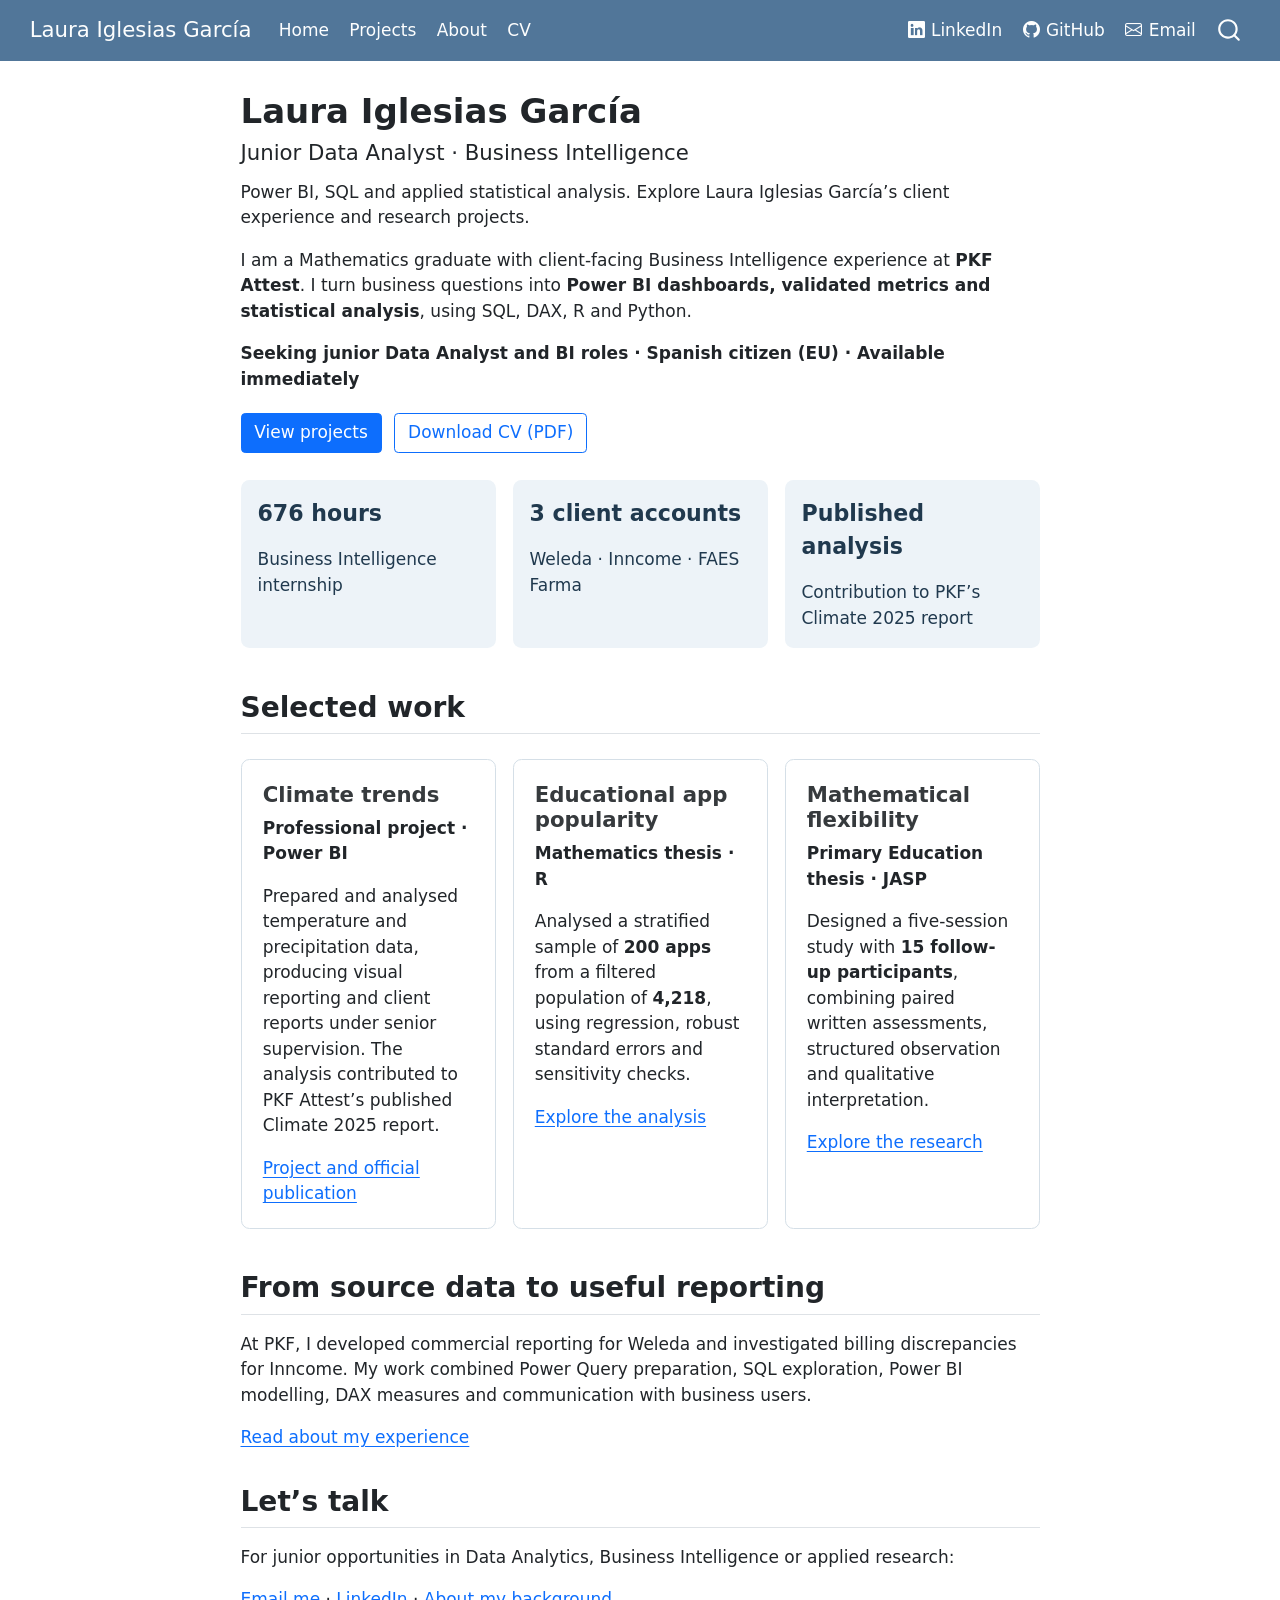
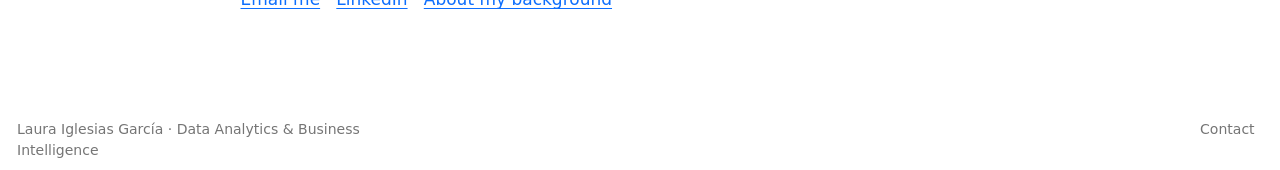
<file: index.html>
<!DOCTYPE html>
<html xmlns="http://www.w3.org/1999/xhtml" lang="en" xml:lang="en"><head>

<meta charset="utf-8">
<meta name="generator" content="quarto-1.11.9">

<meta name="viewport" content="width=device-width, initial-scale=1.0, user-scalable=yes">

<meta name="description" content="Power BI, SQL and applied statistical analysis. Explore Laura Iglesias García’s client experience and research projects.">

<title>Laura Iglesias García</title>
<style>
/* Default styles provided by pandoc.
** See https://pandoc.org/MANUAL.html#variables-for-html for config info.
*/
span.smallcaps{font-variant: small-caps;}
div.columns{display: flex; gap: 1.5em;}
div.column{flex: auto;}
@media screen {
div.columns{gap: min(4vw, 1.5em);}
div.column{overflow-x: auto;}
}
div.hanging-indent{margin-left: 1.5em; text-indent: -1.5em;}
ul.task-list{list-style: none;}
ul.task-list li input[type="checkbox"] {
  width: 0.8em;
  margin: 0 0.8em 0.2em -1em; /* quarto-specific, see https://github.com/quarto-dev/quarto-cli/issues/4556 */ 
  vertical-align: middle;
}
</style>


<script src="site_libs/quarto-nav/quarto-nav.js"></script>
<script src="site_libs/quarto-nav/headroom.min.js"></script>
<script src="site_libs/clipboard/clipboard.min.js"></script>
<script src="site_libs/quarto-search/autocomplete.umd.js"></script>
<script src="site_libs/quarto-search/fuse.min.js"></script>
<script src="site_libs/quarto-search/quarto-search.js"></script>
<meta name="quarto:offset" content="./">
<script src="site_libs/quarto-html/quarto.js" type="module"></script>
<script src="site_libs/quarto-html/tabsets/tabsets.js" type="module"></script>
<script src="site_libs/quarto-html/scrollable-regions/scrollable-regions.js" type="module"></script>
<script src="site_libs/quarto-html/popper.min.js"></script>
<script src="site_libs/quarto-html/tippy.umd.min.js"></script>
<script src="site_libs/quarto-html/anchor.min.js"></script>
<link href="site_libs/quarto-html/tippy.css" rel="stylesheet">
<link href="site_libs/quarto-html/quarto-syntax-highlighting-63b5708e65d6cd79cd7618c58d0c21e7.css" rel="stylesheet" id="quarto-text-highlighting-styles">
<script src="site_libs/bootstrap/bootstrap.min.js"></script>
<link href="site_libs/bootstrap/bootstrap-icons.css" rel="stylesheet">
<link href="site_libs/bootstrap/bootstrap-ded4168630e1422961a6247c4ac5fe91.min.css" rel="stylesheet" append-hash="true" id="quarto-bootstrap" data-mode="light">
<script id="quarto-search-options" type="application/json">{
  "location": "navbar",
  "copy-button": false,
  "collapse-after": 3,
  "panel-placement": "end",
  "type": "overlay",
  "limit": 50,
  "keyboard-shortcut": [
    "f",
    "/",
    "s"
  ],
  "show-item-context": false,
  "language": {
    "search-no-results-text": "No results",
    "search-matching-documents-text": "matching documents",
    "search-copy-link-title": "Copy link to search",
    "search-hide-matches-text": "Hide additional matches",
    "search-more-match-text": "more match in this document",
    "search-more-matches-text": "more matches in this document",
    "search-clear-button-title": "Clear",
    "search-text-placeholder": "",
    "search-detached-cancel-button-title": "Cancel",
    "search-submit-button-title": "Submit",
    "search-label": "Search"
  }
}</script>


<link rel="stylesheet" href="portfolio.css">
<meta property="og:title" content="Laura Iglesias García">
<meta property="og:description" content="Power BI, SQL and applied statistical analysis. Explore Laura Iglesias García’s client experience and research projects.">
<meta property="og:site_name" content="Laura Iglesias García">
<meta name="twitter:title" content="Laura Iglesias García">
<meta name="twitter:description" content="Power BI, SQL and applied statistical analysis. Explore Laura Iglesias García’s client experience and research projects.">
<meta name="twitter:card" content="summary">
</head>

<body class="nav-fixed fullcontent quarto-light"><a id="quarto-skip-link" class="visually-hidden-focusable" href="#quarto-document-content">Skip to main content</a>

<div id="quarto-search-results"></div>
  <header id="quarto-header" class="headroom fixed-top">
    <nav class="navbar navbar-expand-lg " data-bs-theme="dark" aria-label="Site">
      <div class="navbar-container container-fluid">
      <div class="navbar-brand-container mx-auto">
    <a class="navbar-brand" href="./index.html">
    <span class="navbar-title">Laura Iglesias García</span>
    </a>
  </div>
          <button class="navbar-toggler" type="button" data-bs-toggle="collapse" data-bs-target="#navbarCollapse" aria-controls="navbarCollapse" aria-expanded="false" aria-label="Toggle navigation" onclick="if (window.quartoToggleHeadroom) { window.quartoToggleHeadroom(); }">
  <span class="navbar-toggler-icon"></span>
</button>
          <div class="collapse navbar-collapse" id="navbarCollapse">
            <ul class="navbar-nav navbar-nav-scroll me-auto">
  <li class="nav-item">
    <a class="nav-link active" href="./index.html" aria-current="page"> 
<span class="menu-text">Home</span></a>
  </li>  
  <li class="nav-item">
    <a class="nav-link" href="./projects.html"> 
<span class="menu-text">Projects</span></a>
  </li>  
  <li class="nav-item">
    <a class="nav-link" href="./about.html"> 
<span class="menu-text">About</span></a>
  </li>  
  <li class="nav-item">
    <a class="nav-link" href="./Laura_Iglesias_García_CV.pdf"> 
<span class="menu-text">CV</span></a>
  </li>  
</ul>
            <ul class="navbar-nav navbar-nav-scroll ms-auto">
  <li class="nav-item">
    <a class="nav-link" href="https://www.linkedin.com/in/laura-iglesias-g"> <i class="bi bi-linkedin" role="img">
</i> 
<span class="menu-text">LinkedIn</span></a>
  </li>  
  <li class="nav-item">
    <a class="nav-link" href="https://github.com/lauraiglesiasgr"> <i class="bi bi-github" role="img">
</i> 
<span class="menu-text">GitHub</span></a>
  </li>  
  <li class="nav-item">
    <a class="nav-link" href="mailto:lauraiglesiasgarcia23@outlook.es"> <i class="bi bi-envelope" role="img">
</i> 
<span class="menu-text">Email</span></a>
  </li>  
</ul>
          </div> <!-- /navcollapse -->
            <div class="quarto-navbar-tools">
</div>
            <div id="quarto-search" class="" title="Search"></div>
      </div> <!-- /container-fluid -->
    </nav>
</header>
<!-- content -->
<div id="quarto-content" class="quarto-container page-columns page-rows-contents page-layout-article page-navbar">
<!-- sidebar -->
<!-- margin-sidebar -->
    
<!-- main -->
<main class="content" id="quarto-document-content" tabindex="-1">

<header id="title-block-header" class="quarto-title-block default">
<div class="quarto-title">
<h1 class="title">Laura Iglesias García</h1>
<p class="subtitle lead">Junior Data Analyst · Business Intelligence</p>
</div>

<div>
  <div class="description">
    Power BI, SQL and applied statistical analysis. Explore Laura Iglesias García’s client experience and research projects.
  </div>
</div>


<div class="quarto-title-meta">

    
  
    
  </div>
  


</header>


<div class="portfolio-intro">
<p>I am a Mathematics graduate with client-facing Business Intelligence experience at <strong>PKF Attest</strong>. I turn business questions into <strong>Power BI dashboards, validated metrics and statistical analysis</strong>, using SQL, DAX, R and Python.</p>
<p><strong>Seeking junior Data Analyst and BI roles · Spanish citizen (EU) · Available immediately</strong></p>
<div class="portfolio-actions">
<p><a href="./projects.html" class="btn btn-primary">View projects</a> <a href="Laura_Iglesias_García_CV.pdf" class="btn btn-outline-primary">Download CV (PDF)</a></p>
</div>
</div>
<div class="portfolio-proof" aria-label="Experience at a glance">
<div class="proof-item">
<p><strong>676 hours</strong></p>
<p>Business Intelligence internship</p>
</div>
<div class="proof-item">
<p><strong>3 client accounts</strong></p>
<p>Weleda · Inncome · FAES Farma</p>
</div>
<div class="proof-item">
<p><strong>Published analysis</strong></p>
<p>Contribution to PKF’s Climate 2025 report</p>
</div>
</div>
<section id="selected-work" class="level2">
<h2 class="anchored" data-anchor-id="selected-work">Selected work</h2>
<div class="portfolio-grid">
<section id="climate-trends" class="level3 portfolio-card">
<h3 class="anchored" data-anchor-id="climate-trends">Climate trends</h3>
<p><strong>Professional project · Power BI</strong></p>
<p>Prepared and analysed temperature and precipitation data, producing visual reporting and client reports under senior supervision. The analysis contributed to PKF Attest’s published Climate 2025 report.</p>
<p><a href="./projects.html#climate-trends-in-spain-and-europe">Project and official publication</a></p>
</section>
<section id="educational-app-popularity" class="level3 portfolio-card">
<h3 class="anchored" data-anchor-id="educational-app-popularity">Educational app popularity</h3>
<p><strong>Mathematics thesis · R</strong></p>
<p>Analysed a stratified sample of <strong>200 apps</strong> from a filtered population of <strong>4,218</strong>, using regression, robust standard errors and sensitivity checks.</p>
<p><a href="./gamification.html">Explore the analysis</a></p>
</section>
<section id="mathematical-flexibility" class="level3 portfolio-card">
<h3 class="anchored" data-anchor-id="mathematical-flexibility">Mathematical flexibility</h3>
<p><strong>Primary Education thesis · JASP</strong></p>
<p>Designed a five-session study with <strong>15 follow-up participants</strong>, combining paired written assessments, structured observation and qualitative interpretation.</p>
<p><a href="./mathematical-flexibility/index.html">Explore the research</a></p>
</section>
</div>
</section>
<section id="from-source-data-to-useful-reporting" class="level2">
<h2 class="anchored" data-anchor-id="from-source-data-to-useful-reporting">From source data to useful reporting</h2>
<p>At PKF, I developed commercial reporting for Weleda and investigated billing discrepancies for Inncome. My work combined Power Query preparation, SQL exploration, Power BI modelling, DAX measures and communication with business users.</p>
<p><a href="./about.html#business-intelligence-experience">Read about my experience</a></p>
</section>
<section id="lets-talk" class="level2">
<h2 class="anchored" data-anchor-id="lets-talk">Let’s talk</h2>
<p>For junior opportunities in Data Analytics, Business Intelligence or applied research:</p>
<p><a href="mailto:lauraiglesiasgarcia23@outlook.es">Email me</a> · <a href="https://www.linkedin.com/in/laura-iglesias-g">LinkedIn</a> · <a href="./about.html">About my background</a></p>


</section>

</main> <!-- /main -->
<script id="quarto-html-after-body" type="application/javascript">
  window.document.addEventListener("DOMContentLoaded", function (event) {
    const icon = "";
    const anchorJS = new window.AnchorJS();
    anchorJS.options = {
      placement: 'right',
      icon: icon
    };
    anchorJS.add('.anchored');
    const isCodeAnnotation = (el) => {
      for (const clz of el.classList) {
        if (clz.startsWith('code-annotation-')) {                     
          return true;
        }
      }
      return false;
    }
    const onCopySuccess = function(e) {
      // button target
      const button = e.trigger;
      // don't keep focus
      button.blur();
      // flash "checked"
      button.classList.add('code-copy-button-checked');
      var currentTitle = button.getAttribute("title");
      button.setAttribute("title", "Copied!");
      let tooltip;
      if (window.bootstrap) {
        button.setAttribute("data-bs-toggle", "tooltip");
        button.setAttribute("data-bs-placement", "left");
        button.setAttribute("data-bs-title", "Copied!");
        tooltip = new bootstrap.Tooltip(button, 
          { trigger: "manual", 
            customClass: "code-copy-button-tooltip",
            offset: [0, -8]});
        tooltip.show();    
      }
      setTimeout(function() {
        if (tooltip) {
          tooltip.hide();
          button.removeAttribute("data-bs-title");
          button.removeAttribute("data-bs-toggle");
          button.removeAttribute("data-bs-placement");
        }
        button.setAttribute("title", currentTitle);
        button.classList.remove('code-copy-button-checked');
      }, 1000);
      // clear code selection
      e.clearSelection();
    }
    const getTextToCopy = function(trigger) {
      const outerScaffold = trigger.parentElement.cloneNode(true);
      const codeEl = outerScaffold.querySelector('code');
      for (const childEl of codeEl.children) {
        if (isCodeAnnotation(childEl)) {
          childEl.remove();
        }
      }
      return codeEl.innerText;
    }
    const clipboard = new window.ClipboardJS('.code-copy-button:not([data-in-quarto-modal])', {
      text: getTextToCopy
    });
    clipboard.on('success', onCopySuccess);
    if (window.document.getElementById('quarto-embedded-source-code-modal')) {
      const clipboardModal = new window.ClipboardJS('.code-copy-button[data-in-quarto-modal]', {
        text: getTextToCopy,
        container: window.document.getElementById('quarto-embedded-source-code-modal')
      });
      clipboardModal.on('success', onCopySuccess);
    }
      var localhostRegex = new RegExp(/^(?:http|https):\/\/localhost\:?[0-9]*\//);
      var mailtoRegex = new RegExp(/^mailto:/);
        var filterRegex = new RegExp("https:\/\/lauraiglesiasgr\.github\.io\/gamification-math-apps-analysis\/");
      var isInternal = (href) => {
          return filterRegex.test(href) || localhostRegex.test(href) || mailtoRegex.test(href);
      }
      // Inspect non-navigation links and adorn them if external
      window.quartoDecorateExternalLinks = function (root) {
     var links = (root || window.document).querySelectorAll('a[href]:not(.nav-link):not(.navbar-brand):not(.toc-action):not(.sidebar-link):not(.sidebar-item-toggle):not(.pagination-link):not(.no-external):not([aria-hidden]):not(.dropdown-item):not(.quarto-navigation-tool):not(.about-link)');
      for (var i=0; i<links.length; i++) {
        const link = links[i];
        if (!isInternal(link.href)) {
          // undo the damage that might have been done by quarto-nav.js in the case of
          // links that we want to consider external
          if (link.dataset.originalHref !== undefined) {
            link.href = link.dataset.originalHref;
          }
          if (!link.classList.contains('no-external-icon')) {
          }
        }
      }
      };
      window.quartoDecorateExternalLinks(window.document);
    // Esc closes the popup (WCAG 1.4.13) and focus leaving both trigger and
    // popup closes it (WCAG 2.4.11); tippy handles neither for interactive popups.
    const hideOnEscAndFocusOut = {
      name: 'hideOnEscAndFocusOut',
      defaultValue: true,
      fn(instance) {
        const dismiss = () => {
          // A show scheduled by the trigger delay would otherwise reopen it
          instance.clearDelayTimeouts();
          instance.hide();
        };
        const onKeyDown = (event) => {
          if (event.key !== 'Escape') {
            return;
          }
          // Keep Esc from also reaching page handlers (e.g. reveal.js overview),
          // except an open reveal.js slide menu, which Esc should close too.
          // The menu handles keys only when its keyboard option is on.
          const menuHandlesEsc = window.Reveal?.getPlugin?.('menu')?.isOpen() &&
            window.Reveal.getConfig().menu?.keyboard !== false;
          if (!menuHandlesEsc) {
            event.stopPropagation();
          }
          if (instance.popper.contains(window.document.activeElement)) {
            // Disabled while refocusing so the focus trigger does not reopen it
            instance.disable();
            instance.reference.focus();
            instance.enable();
          }
          dismiss();
        };
        const onFocusOut = (event) => {
          const target = event.relatedTarget;
          if (target && !instance.reference.contains(target) &&
              !instance.popper.contains(target)) {
            dismiss();
          }
        };
        // On the trigger too: a click trigger (code-annotations: select) has no
        // blur handling. Attached for the instance's lifetime so leaving the
        // trigger also cancels a show still pending on the trigger delay.
        instance.reference.addEventListener('focusout', onFocusOut);
        return {
          onShow() {
            window.document.addEventListener('keydown', onKeyDown, true);
            instance.popper.addEventListener('focusout', onFocusOut);
          },
          onHide() {
            window.document.removeEventListener('keydown', onKeyDown, true);
            instance.popper.removeEventListener('focusout', onFocusOut);
          },
          onDestroy() {
            instance.reference.removeEventListener('focusout', onFocusOut);
          },
        };
      },
    };
    function tippyHover(el, contentFn, onTriggerFn, onUntriggerFn) {
      const config = {
        allowHTML: true,
        maxWidth: 500,
        delay: 100,
        arrow: false,
        appendTo: function(el) {
            return el.parentElement;
        },
        interactive: true,
        interactiveBorder: 10,
        theme: 'quarto',
        placement: 'bottom-start',
        plugins: [hideOnEscAndFocusOut],
      };
      if (contentFn) {
        config.content = contentFn;
      }
      if (onTriggerFn) {
        config.onTrigger = onTriggerFn;
      }
      if (onUntriggerFn) {
        config.onUntrigger = onUntriggerFn;
      }
      window.tippy(el, config); 
    }
    const noterefs = window.document.querySelectorAll('a[role="doc-noteref"]');
    for (var i=0; i<noterefs.length; i++) {
      const ref = noterefs[i];
      tippyHover(ref, function() {
        // use id or data attribute instead here
        let href = ref.getAttribute('data-footnote-href') || ref.getAttribute('href');
        try { href = new URL(href).hash; } catch {}
        const id = href.replace(/^#\/?/, "");
        const note = window.document.getElementById(id);
        if (note) {
          return note.innerHTML;
        } else {
          return "";
        }
      });
    }
    const xrefs = window.document.querySelectorAll('a.quarto-xref');
    const processXRef = (id, note) => {
      // Strip column container classes
      const stripColumnClz = (el) => {
        el.classList.remove("page-full", "page-columns");
        if (el.children) {
          for (const child of el.children) {
            stripColumnClz(child);
          }
        }
      }
      stripColumnClz(note)
      if (id === null || id.startsWith('sec-')) {
        // Special case sections, only their first couple elements
        const container = document.createElement("div");
        if (note.children && note.children.length > 2) {
          container.appendChild(note.children[0].cloneNode(true));
          for (let i = 1; i < note.children.length; i++) {
            const child = note.children[i];
            if (child.tagName === "P" && child.innerText === "") {
              continue;
            } else {
              container.appendChild(child.cloneNode(true));
              break;
            }
          }
          if (window.Quarto?.typesetMath) {
            window.Quarto.typesetMath(container);
          }
          return container.innerHTML
        } else {
          if (window.Quarto?.typesetMath) {
            window.Quarto.typesetMath(note);
          }
          return note.innerHTML;
        }
      } else {
        // Remove any anchor links if they are present
        const anchorLink = note.querySelector('a.anchorjs-link');
        if (anchorLink) {
          anchorLink.remove();
        }
        if (window.Quarto?.typesetMath) {
          window.Quarto.typesetMath(note);
        }
        if (note.classList.contains("callout")) {
          return note.outerHTML;
        } else {
          return note.innerHTML;
        }
      }
    }
    for (var i=0; i<xrefs.length; i++) {
      const xref = xrefs[i];
      tippyHover(xref, undefined, function(instance) {
        instance.disable();
        let url = xref.getAttribute('href');
        let hash = undefined; 
        if (url.startsWith('#')) {
          hash = url;
        } else {
          try { hash = new URL(url).hash; } catch {}
        }
        if (hash) {
          const id = hash.replace(/^#\/?/, "");
          const note = window.document.getElementById(id);
          if (note !== null) {
            try {
              const html = processXRef(id, note.cloneNode(true));
              instance.setContent(html);
            } finally {
              instance.enable();
              instance.show();
            }
          } else {
            // See if we can fetch this
            fetch(url.split('#')[0])
            .then(res => res.text())
            .then(html => {
              const parser = new DOMParser();
              const htmlDoc = parser.parseFromString(html, "text/html");
              const note = htmlDoc.getElementById(id);
              if (note !== null) {
                const html = processXRef(id, note);
                instance.setContent(html);
              } 
            }).finally(() => {
              instance.enable();
              instance.show();
            });
          }
        } else {
          // See if we can fetch a full url (with no hash to target)
          // This is a special case and we should probably do some content thinning / targeting
          fetch(url)
          .then(res => res.text())
          .then(html => {
            const parser = new DOMParser();
            const htmlDoc = parser.parseFromString(html, "text/html");
            const note = htmlDoc.querySelector('main.content');
            if (note !== null) {
              // This should only happen for chapter cross references
              // (since there is no id in the URL)
              // remove the first header
              if (note.children.length > 0 && note.children[0].tagName === "HEADER") {
                note.children[0].remove();
              }
              const html = processXRef(null, note);
              instance.setContent(html);
            } 
          }).finally(() => {
            instance.enable();
            instance.show();
          });
        }
      }, function(instance) {
      });
    }
        let selectedAnnoteEl;
        const selectorForAnnotation = ( cell, annotation) => {
          let cellAttr = 'data-code-cell="' + cell + '"';
          let lineAttr = 'data-code-annotation="' +  annotation + '"';
          const selector = 'span[' + cellAttr + '][' + lineAttr + ']';
          return selector;
        }
        const selectCodeLines = (annoteEl) => {
          const doc = window.document;
          const targetCell = annoteEl.getAttribute("data-target-cell");
          const targetAnnotation = annoteEl.getAttribute("data-target-annotation");
          const annoteSpan = window.document.querySelector(selectorForAnnotation(targetCell, targetAnnotation));
          const lines = annoteSpan.getAttribute("data-code-lines").split(",");
          const lineIds = lines.map((line) => {
            return targetCell + "-" + line;
          })
          // Each band is positioned against its own containing block, which is
          // not the offsetParent of the lines, so place it from client rects.
          const placeBand = (band, firstEl, lastEl, codeBlock) => {
            const container = band.offsetParent;
            if (container === null) {
              return;
            }
            const containerRect = container.getBoundingClientRect();
            // Reveal.js scales slides with a transform, so convert client
            // pixels back to the CSS pixels of the container.
            const scale = containerRect.height / container.offsetHeight || 1;
            const firstRect = firstEl.getBoundingClientRect();
            const lastRect = lastEl.getBoundingClientRect();
            const top = (firstRect.top - containerRect.top) / scale - container.clientTop + container.scrollTop;
            const height = (lastRect.bottom - firstRect.top) / scale;
            band.style.top = top - 2 + "px";
            band.style.height = height + 4 + "px";
            if (codeBlock) {
              // Without the copy button wrapper, the containing block is wider
              // than the code block, so span the code block explicitly.
              const blockRect = codeBlock.getBoundingClientRect();
              band.style.left = (blockRect.left - containerRect.left) / scale - container.clientLeft + container.scrollLeft + "px";
              band.style.width = blockRect.width / scale + "px";
            }
          };
          if (lineIds.length > 0) {
            const el = window.document.getElementById(lineIds[0]);
            const lastEl = window.document.getElementById(lineIds[lineIds.length - 1]);
            const parent = el.parentElement.parentElement;
            // cook up a div (if necessary) and position it
            let div = window.document.getElementById("code-annotation-line-highlight");
            if (div === null) {
              div = window.document.createElement("div");
              div.setAttribute("id", "code-annotation-line-highlight");
              div.style.position = 'absolute';
              parent.appendChild(div);
            }
            placeBand(div, el, lastEl, parent.closest("div.sourceCode") || parent);
            let gutterDiv = window.document.getElementById("code-annotation-line-highlight-gutter");
            if (gutterDiv === null) {
              gutterDiv = window.document.createElement("div");
              gutterDiv.setAttribute("id", "code-annotation-line-highlight-gutter");
              gutterDiv.style.position = 'absolute';
              const codeCell = window.document.getElementById(targetCell);
              const gutter = codeCell.querySelector('.code-annotation-gutter');
              gutter.appendChild(gutterDiv);
            }
            placeBand(gutterDiv, el, lastEl);
            selectedAnnoteEl = annoteEl;
          }
        };
        const unselectCodeLines = () => {
          const elementsIds = ["code-annotation-line-highlight", "code-annotation-line-highlight-gutter"];
          elementsIds.forEach((elId) => {
            const div = window.document.getElementById(elId);
            if (div) {
              div.remove();
            }
          });
          selectedAnnoteEl = undefined;
        };
          // Handle positioning of the toggle
      window.addEventListener(
        "resize",
        throttle(() => {
          elRect = undefined;
          if (selectedAnnoteEl) {
            selectCodeLines(selectedAnnoteEl);
          }
        }, 10)
      );
      function throttle(fn, ms) {
      let throttle = false;
      let timer;
        return (...args) => {
          if(!throttle) { // first call gets through
              fn.apply(this, args);
              throttle = true;
          } else { // all the others get throttled
              if(timer) clearTimeout(timer); // cancel #2
              timer = setTimeout(() => {
                fn.apply(this, args);
                timer = throttle = false;
              }, ms);
          }
        };
      }
        // Attach click handler to the DT
        const annoteDls = window.document.querySelectorAll('dt[data-target-cell]');
        for (const annoteDlNode of annoteDls) {
          annoteDlNode.addEventListener('click', (event) => {
            const clickedEl = event.target;
            if (clickedEl !== selectedAnnoteEl) {
              unselectCodeLines();
              const activeEl = window.document.querySelector('dt[data-target-cell].code-annotation-active');
              if (activeEl) {
                activeEl.classList.remove('code-annotation-active');
              }
              selectCodeLines(clickedEl);
              clickedEl.classList.add('code-annotation-active');
            } else {
              // Unselect the line
              unselectCodeLines();
              clickedEl.classList.remove('code-annotation-active');
            }
          });
        }
    const findCites = (el) => {
      const parentEl = el.parentElement;
      if (parentEl) {
        const cites = parentEl.dataset.cites;
        if (cites) {
          return {
            el,
            cites: cites.split(' ')
          };
        } else {
          return findCites(el.parentElement)
        }
      } else {
        return undefined;
      }
    };
    var bibliorefs = window.document.querySelectorAll('a[role="doc-biblioref"]');
    for (var i=0; i<bibliorefs.length; i++) {
      const ref = bibliorefs[i];
      const citeInfo = findCites(ref);
      if (citeInfo) {
        tippyHover(citeInfo.el, function() {
          var popup = window.document.createElement('div');
          citeInfo.cites.forEach(function(cite) {
            var citeDiv = window.document.createElement('div');
            citeDiv.classList.add('hanging-indent');
            citeDiv.classList.add('csl-entry');
            var biblioDiv = window.document.getElementById('ref-' + cite);
            if (biblioDiv) {
              citeDiv.innerHTML = biblioDiv.innerHTML;
            }
            popup.appendChild(citeDiv);
          });
          return popup.innerHTML;
        });
      }
    }
  });
  </script>
  <script type="application/javascript">
  window.quartoScrollableRegionsLabels = {"code":"Scrollable code","output":"Scrollable output"};
  </script>
</div> <!-- /content -->
<footer class="footer">
  <div class="nav-footer">
    <div class="nav-footer-left">
<p>Laura Iglesias García · Data Analytics &amp; Business Intelligence</p>
</div>   
    <div class="nav-footer-center">
      &nbsp;
    </div>
    <div class="nav-footer-right">
      <ul class="footer-items list-unstyled">
    <li class="nav-item">
    <a class="nav-link" href="mailto:lauraiglesiasgarcia23@outlook.es">
<p>Contact</p>
</a>
  </li>  
</ul>
    </div>
  </div>
</footer>




</body></html>
</file>
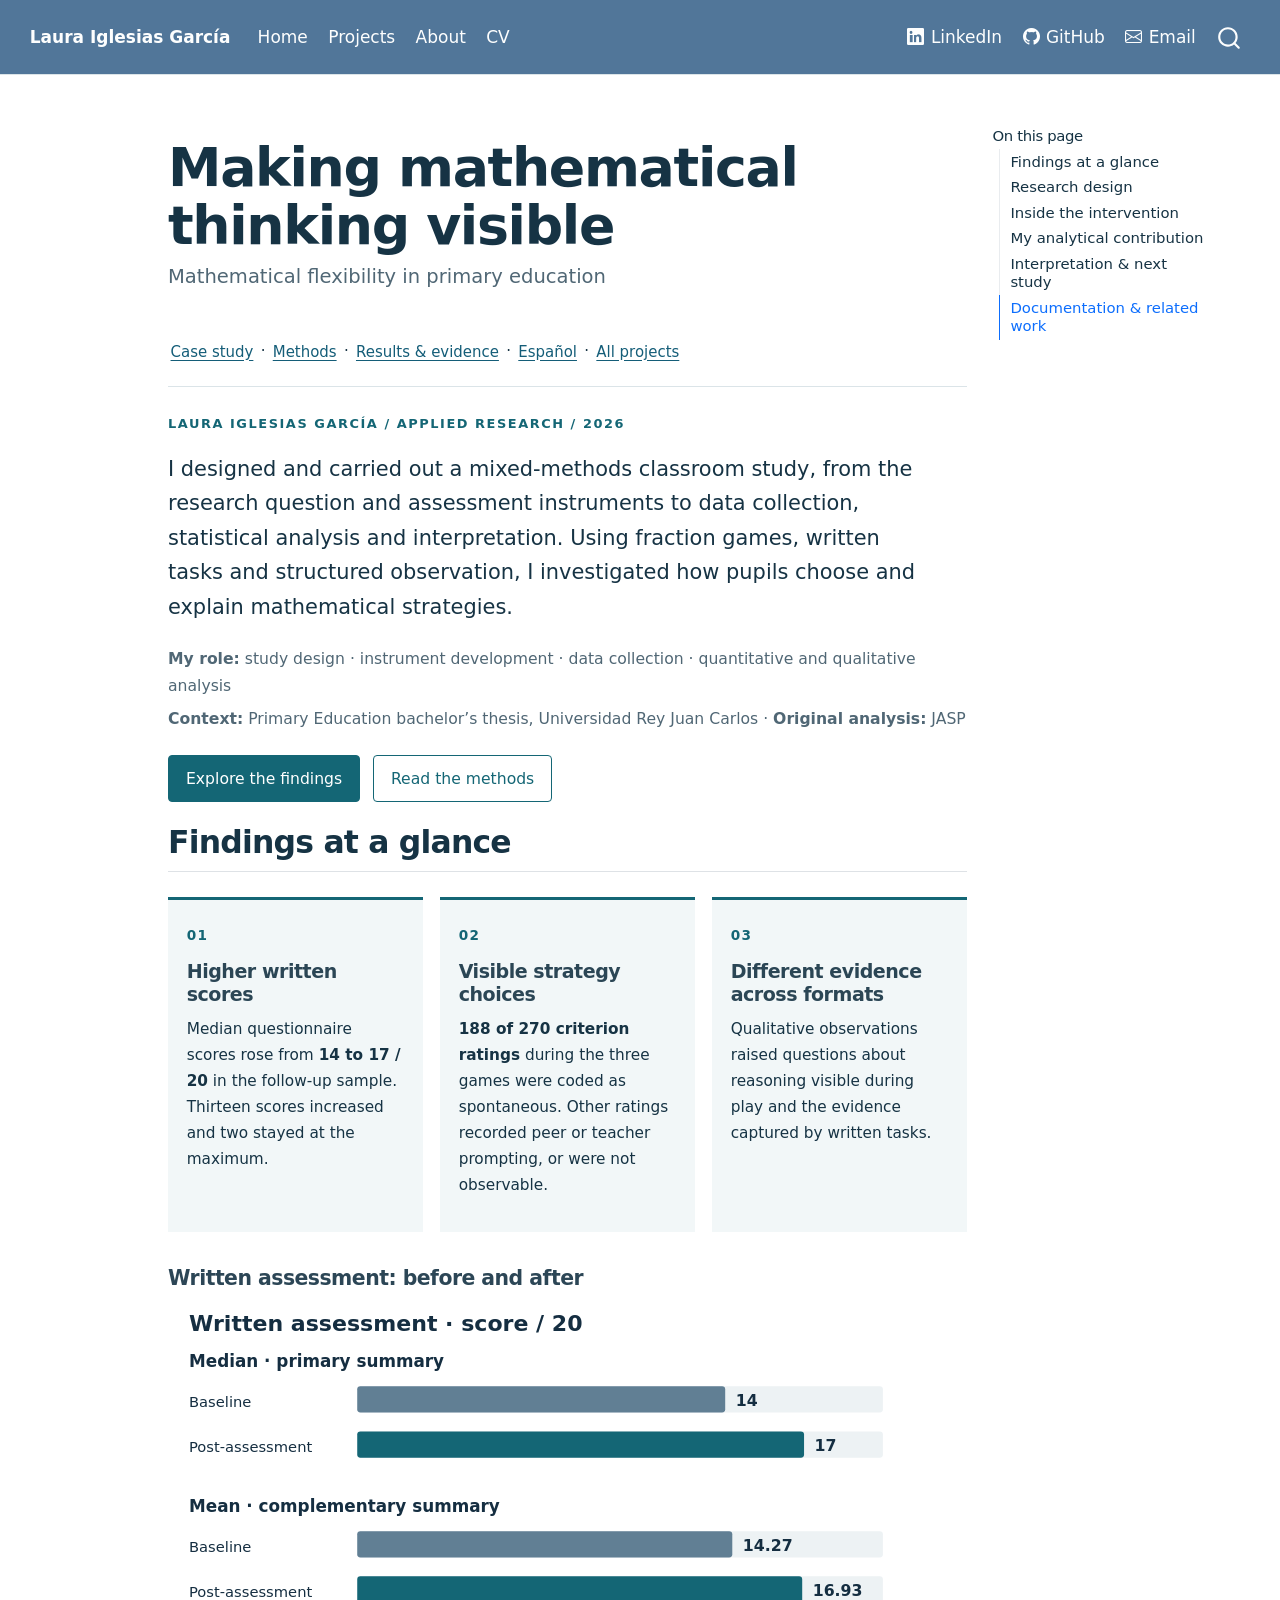
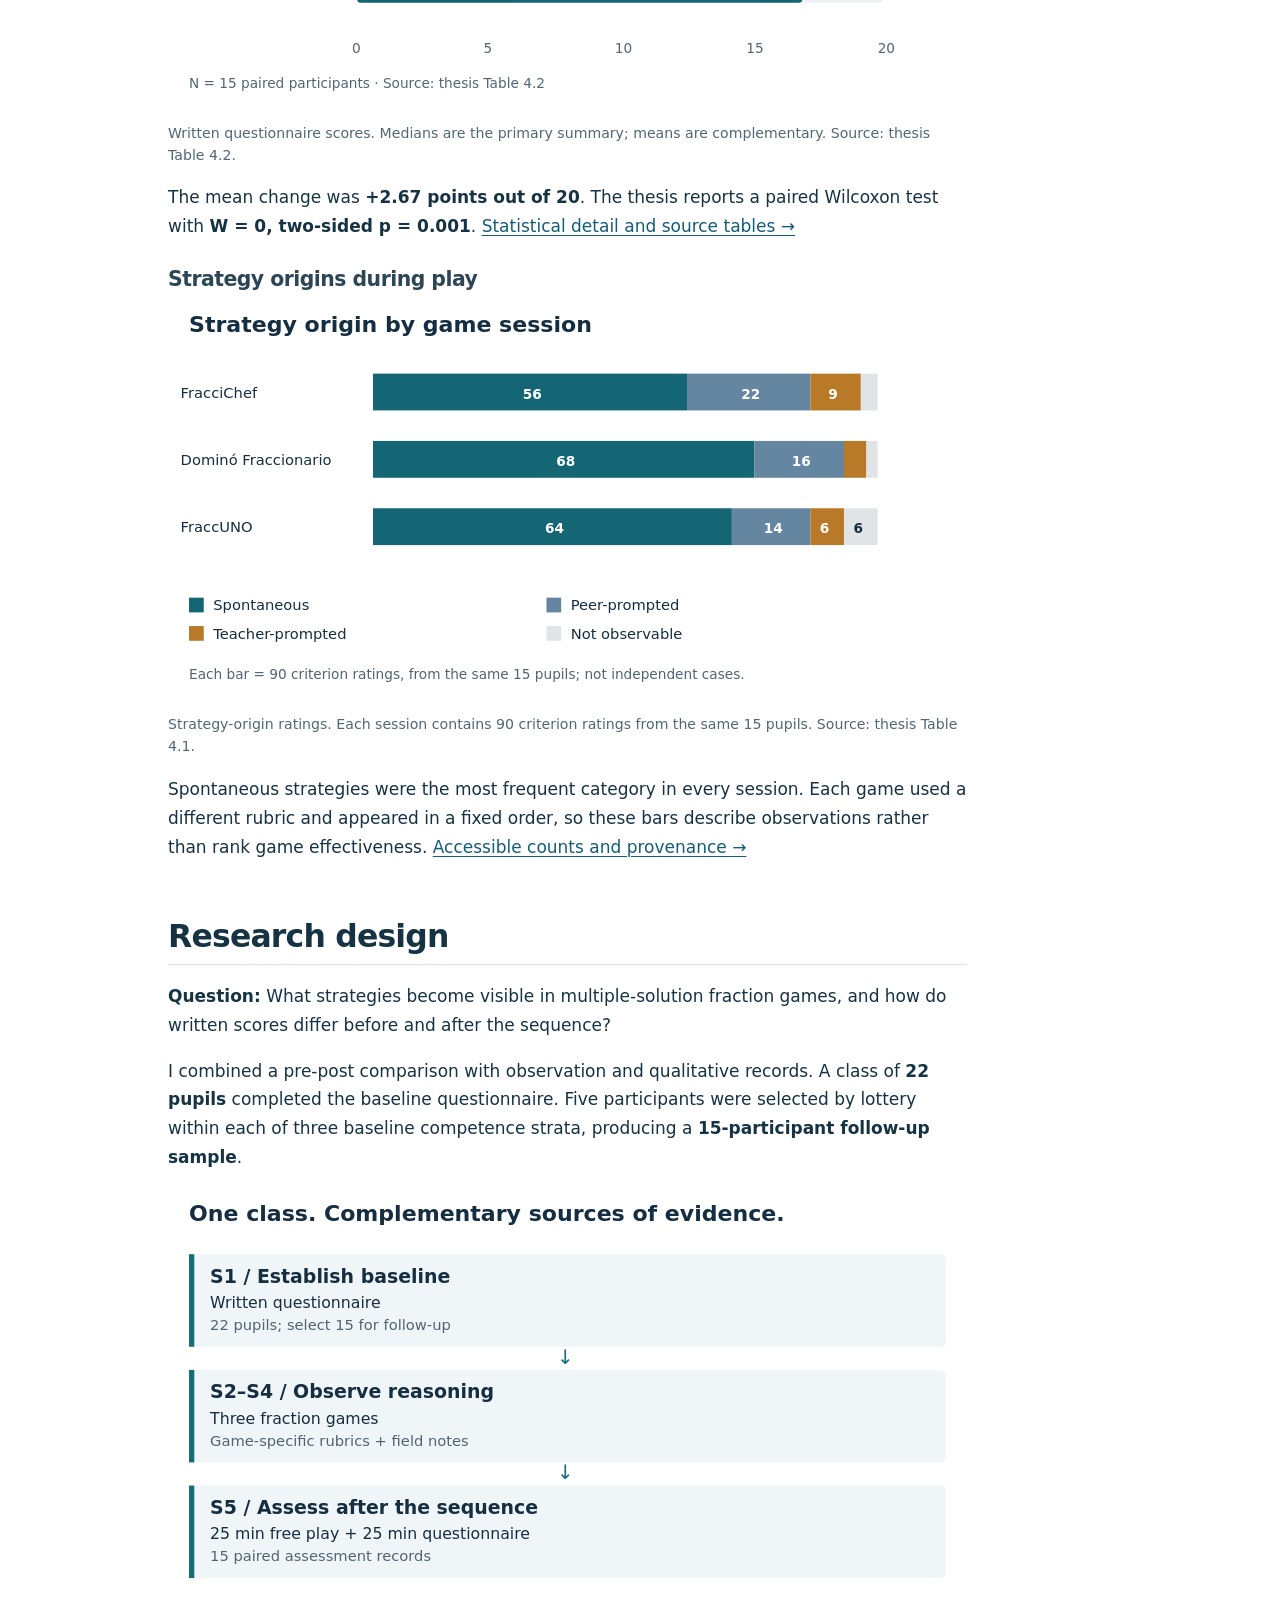
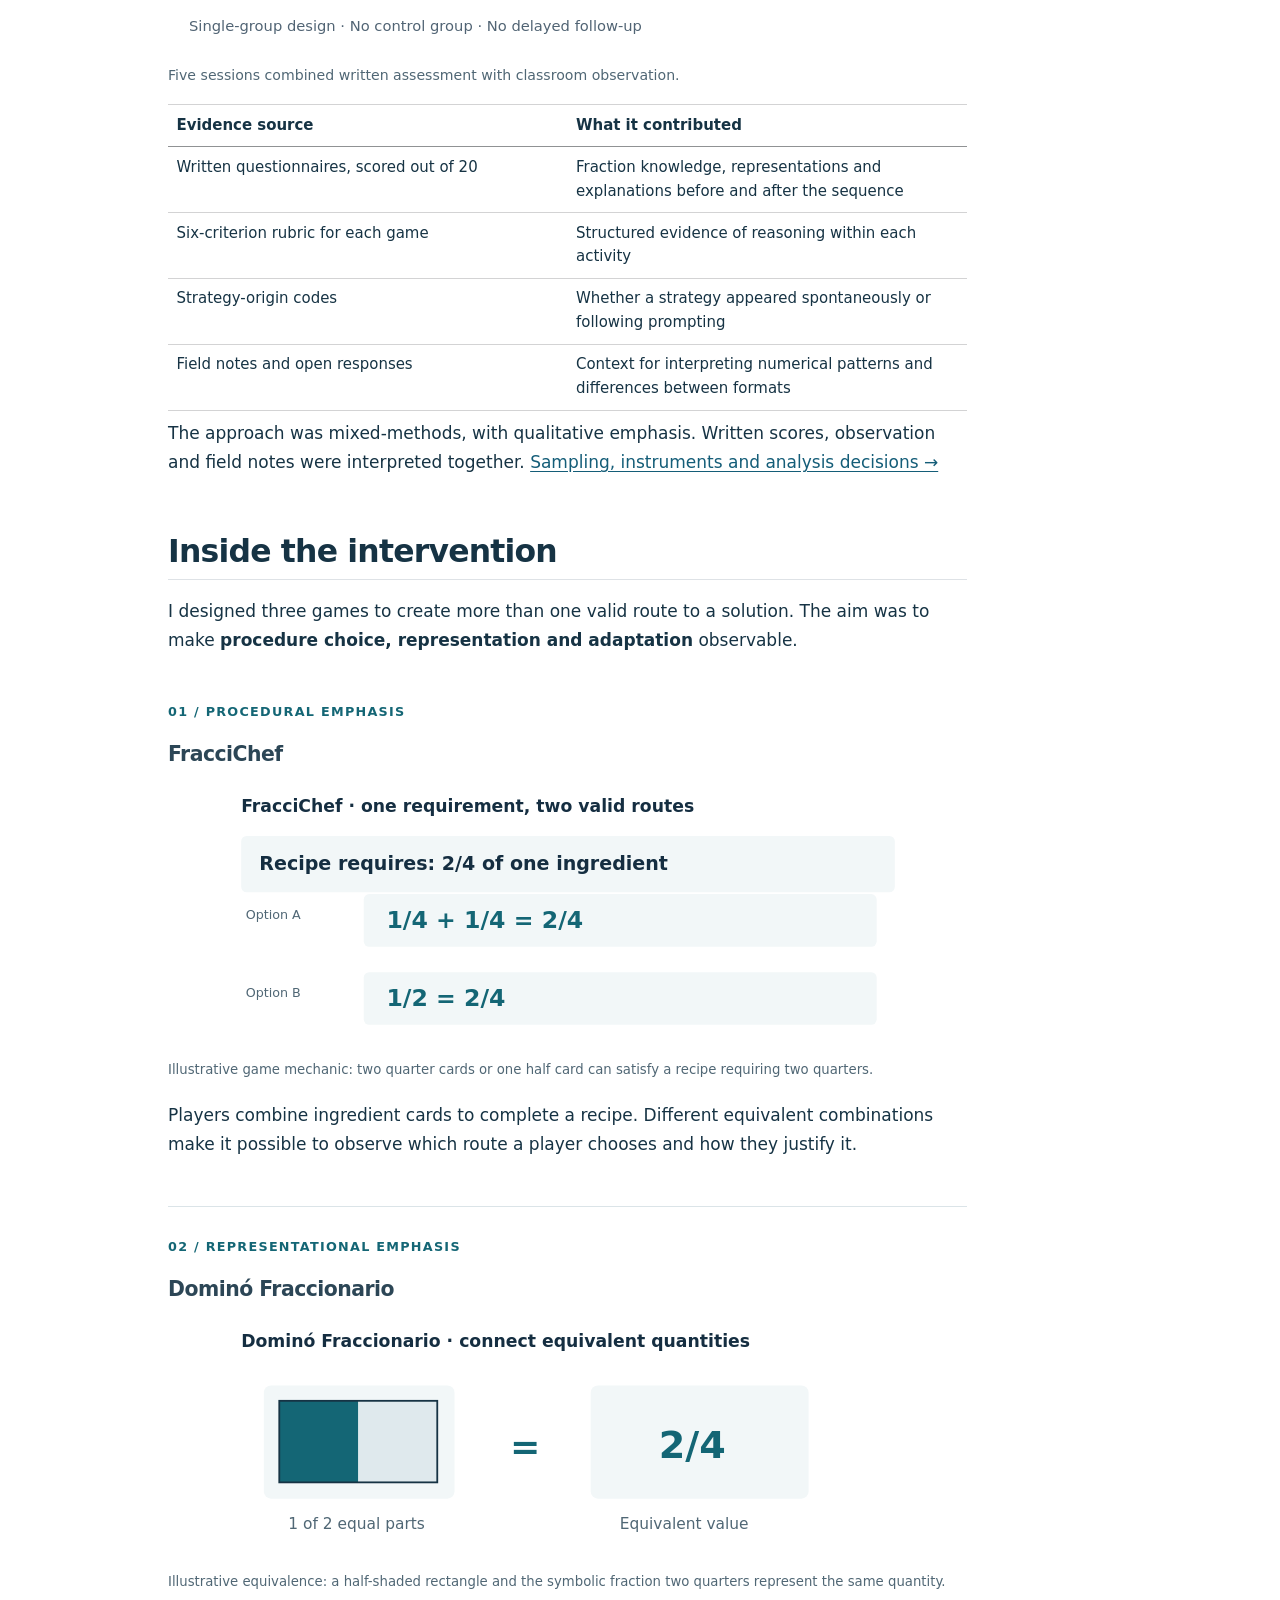
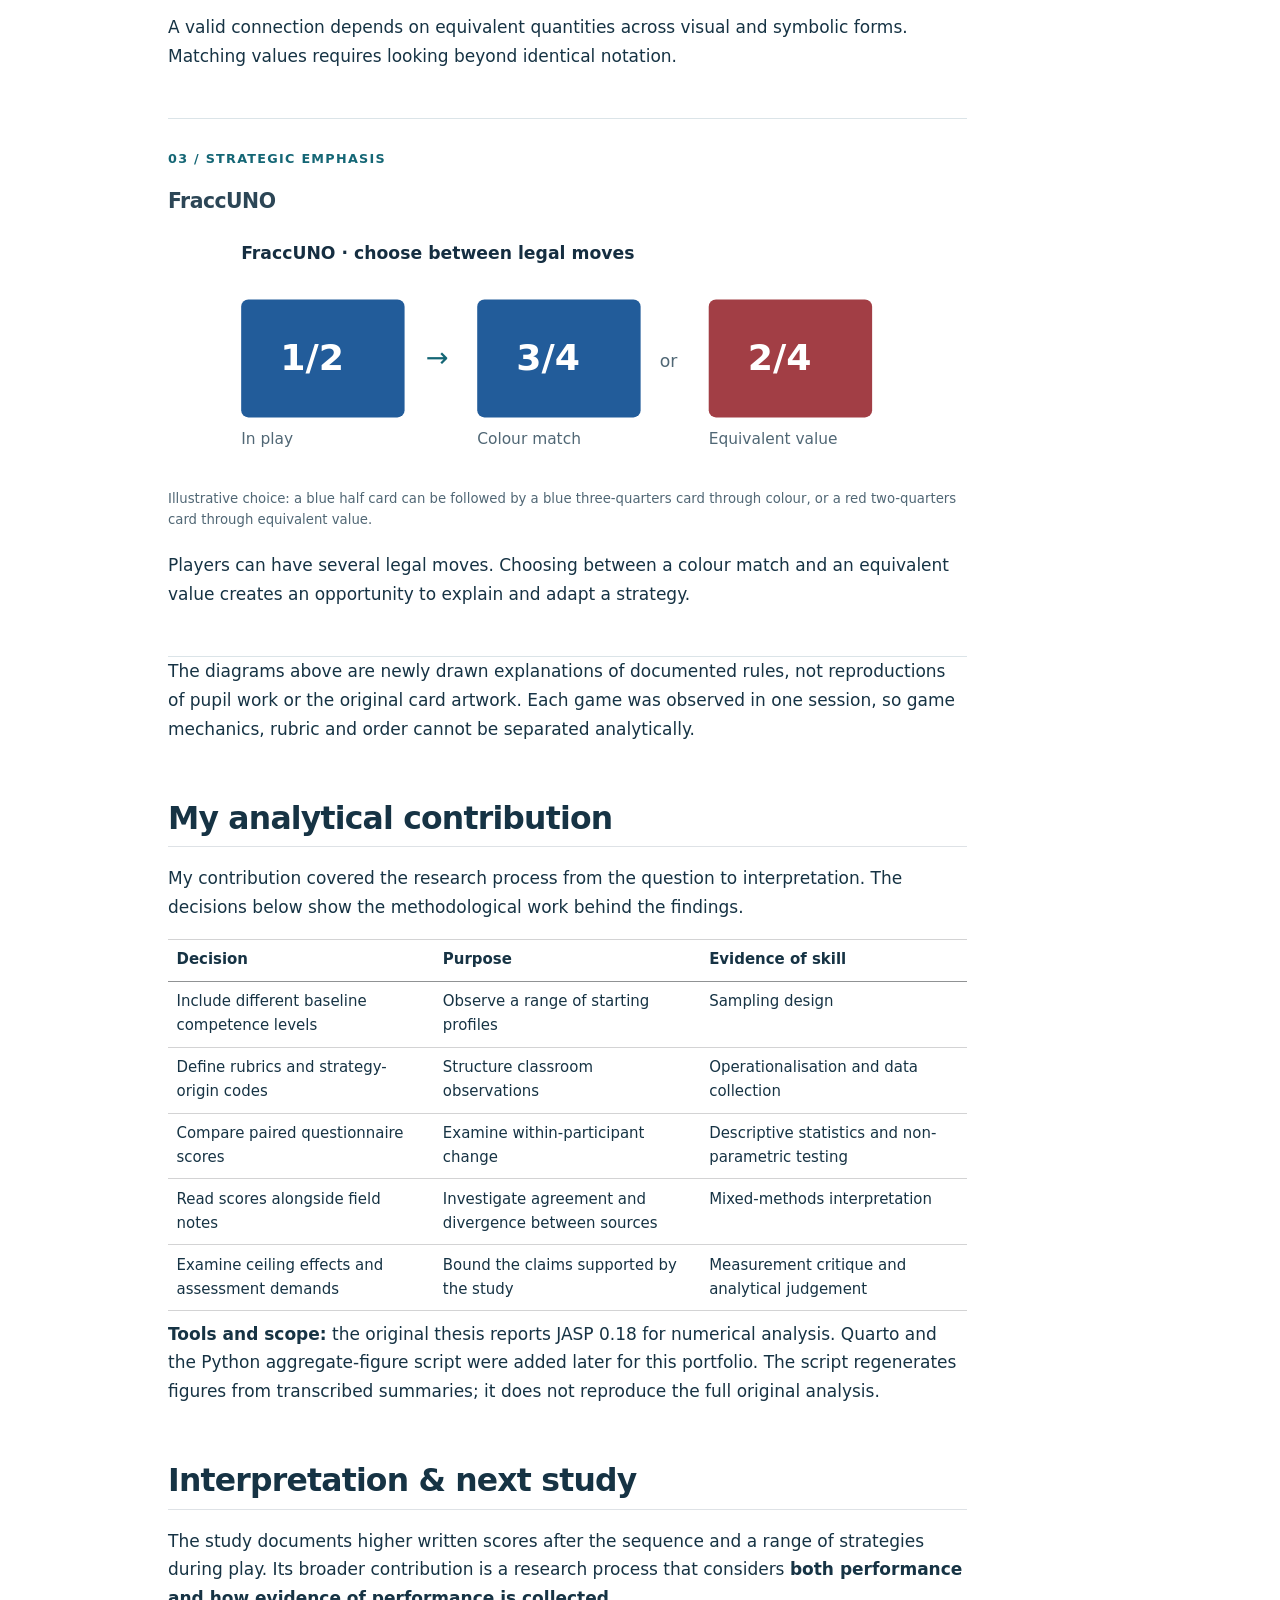
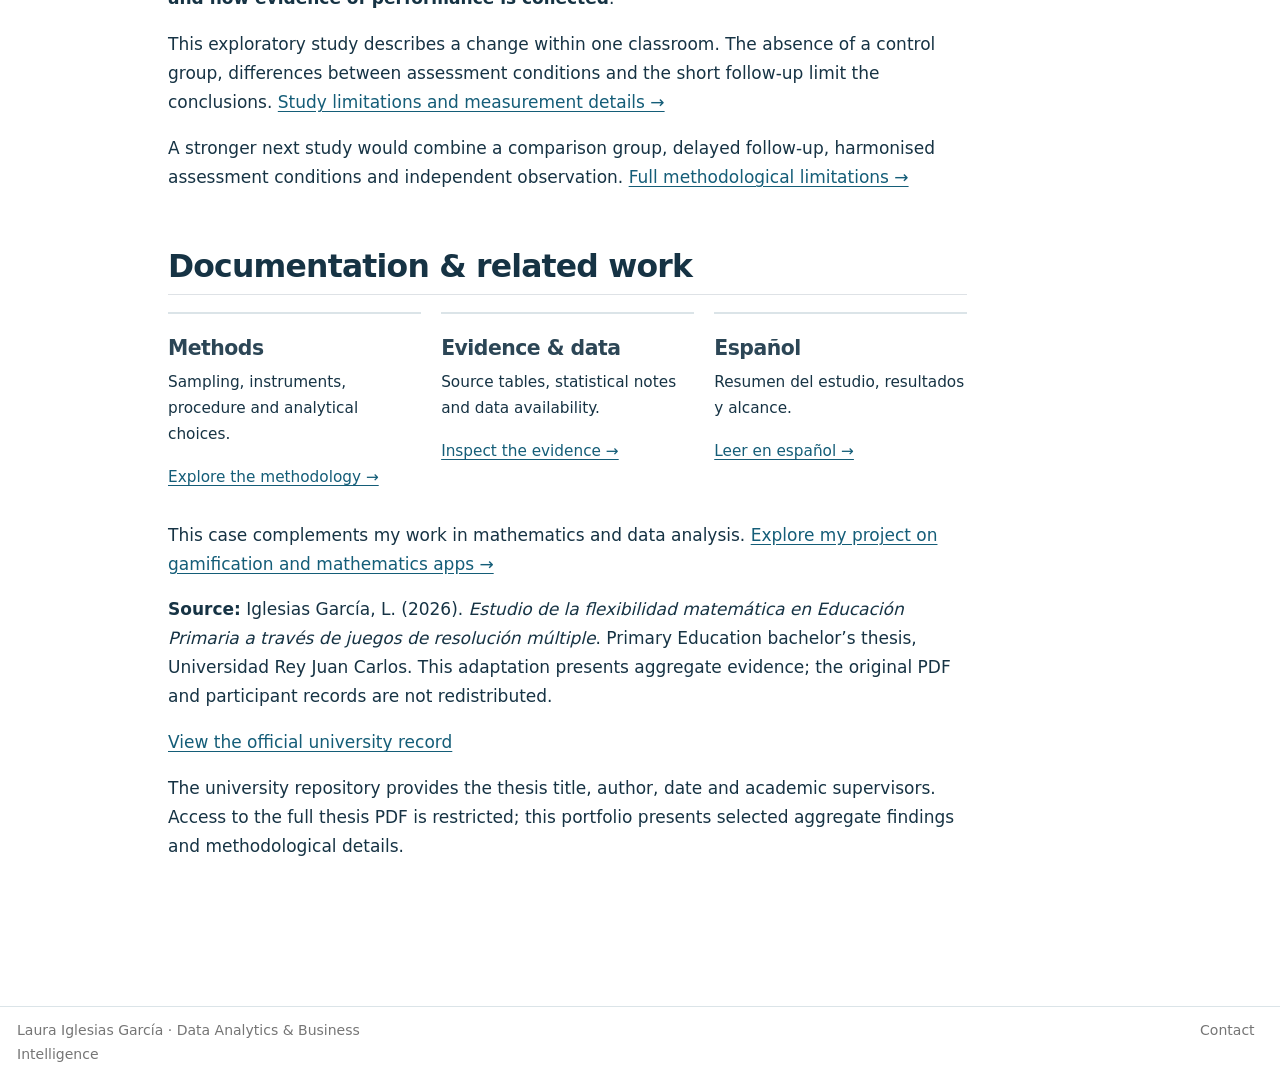
<file: mathematical-flexibility/index.html>
<!DOCTYPE html>
<html xmlns="http://www.w3.org/1999/xhtml" lang="en" xml:lang="en"><head>

<meta charset="utf-8">
<meta name="generator" content="quarto-1.11.9">

<meta name="viewport" content="width=device-width, initial-scale=1.0, user-scalable=yes">

<meta name="description" content="An applied research case study by Laura Iglesias García: study design, assessment and evidence interpretation.">

<title>Making mathematical thinking visible – Laura Iglesias García</title>
<style>
/* Default styles provided by pandoc.
** See https://pandoc.org/MANUAL.html#variables-for-html for config info.
*/
span.smallcaps{font-variant: small-caps;}
div.columns{display: flex; gap: 1.5em;}
div.column{flex: auto;}
@media screen {
div.columns{gap: min(4vw, 1.5em);}
div.column{overflow-x: auto;}
}
div.hanging-indent{margin-left: 1.5em; text-indent: -1.5em;}
ul.task-list{list-style: none;}
ul.task-list li input[type="checkbox"] {
  width: 0.8em;
  margin: 0 0.8em 0.2em -1em; /* quarto-specific, see https://github.com/quarto-dev/quarto-cli/issues/4556 */ 
  vertical-align: middle;
}
</style>


<script src="../site_libs/quarto-nav/quarto-nav.js"></script>
<script src="../site_libs/quarto-nav/headroom.min.js"></script>
<script src="../site_libs/clipboard/clipboard.min.js"></script>
<script src="../site_libs/quarto-search/autocomplete.umd.js"></script>
<script src="../site_libs/quarto-search/fuse.min.js"></script>
<script src="../site_libs/quarto-search/quarto-search.js"></script>
<meta name="quarto:offset" content="../">
<script src="../site_libs/quarto-html/quarto.js" type="module"></script>
<script src="../site_libs/quarto-html/tabsets/tabsets.js" type="module"></script>
<script src="../site_libs/quarto-html/scrollable-regions/scrollable-regions.js" type="module"></script>
<script src="../site_libs/quarto-html/popper.min.js"></script>
<script src="../site_libs/quarto-html/tippy.umd.min.js"></script>
<script src="../site_libs/quarto-html/anchor.min.js"></script>
<link href="../site_libs/quarto-html/tippy.css" rel="stylesheet">
<link href="../site_libs/quarto-html/quarto-syntax-highlighting-63b5708e65d6cd79cd7618c58d0c21e7.css" rel="stylesheet" id="quarto-text-highlighting-styles">
<script src="../site_libs/bootstrap/bootstrap.min.js"></script>
<link href="../site_libs/bootstrap/bootstrap-icons.css" rel="stylesheet">
<link href="../site_libs/bootstrap/bootstrap-ded4168630e1422961a6247c4ac5fe91.min.css" rel="stylesheet" append-hash="true" id="quarto-bootstrap" data-mode="light">
<script id="quarto-search-options" type="application/json">{
  "location": "navbar",
  "copy-button": false,
  "collapse-after": 3,
  "panel-placement": "end",
  "type": "overlay",
  "limit": 50,
  "keyboard-shortcut": [
    "f",
    "/",
    "s"
  ],
  "show-item-context": false,
  "language": {
    "search-no-results-text": "No results",
    "search-matching-documents-text": "matching documents",
    "search-copy-link-title": "Copy link to search",
    "search-hide-matches-text": "Hide additional matches",
    "search-more-match-text": "more match in this document",
    "search-more-matches-text": "more matches in this document",
    "search-clear-button-title": "Clear",
    "search-text-placeholder": "",
    "search-detached-cancel-button-title": "Cancel",
    "search-submit-button-title": "Submit",
    "search-label": "Search"
  }
}</script>


<link rel="stylesheet" href="../portfolio.css">
<link rel="stylesheet" href="assets/styles.css">
<meta property="og:title" content="Making mathematical thinking visible – Laura Iglesias García">
<meta property="og:description" content="An applied research case study by Laura Iglesias García: study design, assessment and evidence interpretation.">
<meta property="og:image" content="https://lauraiglesiasgr.github.io/gamification-math-apps-analysis/mathematical-flexibility/assets/assessment.svg">
<meta property="og:site_name" content="Laura Iglesias García">
<meta property="og:image:alt" content="Scores out of 20 in 15 paired participants: median 14 to 17; mean 14.27 to 16.93. No uncertainty intervals.">
<meta name="twitter:title" content="Making mathematical thinking visible – Laura Iglesias García">
<meta name="twitter:description" content="An applied research case study by Laura Iglesias García: study design, assessment and evidence interpretation.">
<meta name="twitter:image" content="https://lauraiglesiasgr.github.io/gamification-math-apps-analysis/mathematical-flexibility/assets/assessment.svg">
<meta name="twitter:image:alt" content="Scores out of 20 in 15 paired participants: median 14 to 17; mean 14.27 to 16.93. No uncertainty intervals.">
<meta name="twitter:card" content="summary_large_image">
</head>

<body class="nav-fixed quarto-light"><a id="quarto-skip-link" class="visually-hidden-focusable" href="#quarto-document-content">Skip to main content</a>

<div id="quarto-search-results"></div>
  <header id="quarto-header" class="headroom fixed-top">
    <nav class="navbar navbar-expand-lg " data-bs-theme="dark" aria-label="Site">
      <div class="navbar-container container-fluid">
      <div class="navbar-brand-container mx-auto">
    <a class="navbar-brand" href="../index.html">
    <span class="navbar-title">Laura Iglesias García</span>
    </a>
  </div>
          <button class="navbar-toggler" type="button" data-bs-toggle="collapse" data-bs-target="#navbarCollapse" aria-controls="navbarCollapse" aria-expanded="false" aria-label="Toggle navigation" onclick="if (window.quartoToggleHeadroom) { window.quartoToggleHeadroom(); }">
  <span class="navbar-toggler-icon"></span>
</button>
          <div class="collapse navbar-collapse" id="navbarCollapse">
            <ul class="navbar-nav navbar-nav-scroll me-auto">
  <li class="nav-item">
    <a class="nav-link" href="../index.html"> 
<span class="menu-text">Home</span></a>
  </li>  
  <li class="nav-item">
    <a class="nav-link" href="../projects.html"> 
<span class="menu-text">Projects</span></a>
  </li>  
  <li class="nav-item">
    <a class="nav-link" href="../about.html"> 
<span class="menu-text">About</span></a>
  </li>  
  <li class="nav-item">
    <a class="nav-link" href="../Laura_Iglesias_García_CV.pdf"> 
<span class="menu-text">CV</span></a>
  </li>  
</ul>
            <ul class="navbar-nav navbar-nav-scroll ms-auto">
  <li class="nav-item">
    <a class="nav-link" href="https://www.linkedin.com/in/laura-iglesias-g"> <i class="bi bi-linkedin" role="img">
</i> 
<span class="menu-text">LinkedIn</span></a>
  </li>  
  <li class="nav-item">
    <a class="nav-link" href="https://github.com/lauraiglesiasgr"> <i class="bi bi-github" role="img">
</i> 
<span class="menu-text">GitHub</span></a>
  </li>  
  <li class="nav-item">
    <a class="nav-link" href="mailto:lauraiglesiasgarcia23@outlook.es"> <i class="bi bi-envelope" role="img">
</i> 
<span class="menu-text">Email</span></a>
  </li>  
</ul>
          </div> <!-- /navcollapse -->
            <div class="quarto-navbar-tools">
</div>
            <div id="quarto-search" class="" title="Search"></div>
      </div> <!-- /container-fluid -->
    </nav>
</header>
<!-- content -->
<div id="quarto-content" class="quarto-container page-columns page-rows-contents page-layout-article page-navbar">
<!-- sidebar -->
<!-- margin-sidebar -->
    <div id="quarto-margin-sidebar" class="sidebar margin-sidebar">
        <nav id="TOC" role="doc-toc" aria-labelledby="toc-title" class="toc-active">
    <h2 id="toc-title">On this page</h2>
   
  <ul class="collapse">
  <li><a href="#findings" id="toc-findings" class="nav-link active" data-scroll-target="#findings">Findings at a glance</a></li>
  <li><a href="#design" id="toc-design" class="nav-link" data-scroll-target="#design">Research design</a></li>
  <li><a href="#intervention" id="toc-intervention" class="nav-link" data-scroll-target="#intervention">Inside the intervention</a></li>
  <li><a href="#contribution" id="toc-contribution" class="nav-link" data-scroll-target="#contribution">My analytical contribution</a></li>
  <li><a href="#interpretation" id="toc-interpretation" class="nav-link" data-scroll-target="#interpretation">Interpretation &amp; next study</a></li>
  <li><a href="#documentation" id="toc-documentation" class="nav-link" data-scroll-target="#documentation">Documentation &amp; related work</a></li>
  </ul>
</nav>
    </div>
<!-- main -->
<main class="content" id="quarto-document-content" tabindex="-1">

<header id="title-block-header" class="quarto-title-block default">
<div class="quarto-title">
<h1 class="title">Making mathematical thinking visible</h1>
<p class="subtitle lead">Mathematical flexibility in primary education</p>
</div>

<div>
  <div class="description">
    An applied research case study by Laura Iglesias García: study design, assessment and evidence interpretation.
  </div>
</div>


<div class="quarto-title-meta">

    
  
    
  </div>
  


</header>


<div class="project-nav">
<p><a href="../mathematical-flexibility/index.html">Case study</a> · <a href="../mathematical-flexibility/methods.html">Methods</a> · <a href="../mathematical-flexibility/evidence.html">Results &amp; evidence</a> · <a href="../mathematical-flexibility/es.html">Español</a> · <a href="../projects.html">All projects</a></p>
</div>
<div class="eyebrow">
<p>Laura Iglesias García / Applied research / 2026</p>
</div>
<div class="hero-intro">
<p>I designed and carried out a mixed-methods classroom study, from the research question and assessment instruments to data collection, statistical analysis and interpretation. Using fraction games, written tasks and structured observation, I investigated how pupils choose and explain mathematical strategies.</p>
</div>
<div class="hero-meta">
<p><strong>My role:</strong> study design · instrument development · data collection · quantitative and qualitative analysis</p>
<p><strong>Context:</strong> Primary Education bachelor’s thesis, Universidad Rey Juan Carlos · <strong>Original analysis:</strong> JASP</p>
</div>
<div class="hero-actions">
<p><a href="#findings" class="btn btn-primary">Explore the findings</a> <a href="../mathematical-flexibility/methods.html" class="btn btn-outline-primary">Read the methods</a></p>
</div>
<section id="findings" class="level2">
<h2 class="anchored" data-anchor-id="findings">Findings at a glance</h2>
<div class="finding-grid">
<div class="finding-card">
<p><span class="finding-number">01</span></p>
<section id="higher-written-scores" class="level3">
<h3 class="anchored" data-anchor-id="higher-written-scores">Higher written scores</h3>
<p>Median questionnaire scores rose from <strong>14 to 17 / 20</strong> in the follow-up sample. Thirteen scores increased and two stayed at the maximum.</p>
</section>
</div>
<div class="finding-card">
<p><span class="finding-number">02</span></p>
<section id="visible-strategy-choices" class="level3">
<h3 class="anchored" data-anchor-id="visible-strategy-choices">Visible strategy choices</h3>
<p><strong>188 of 270 criterion ratings</strong> during the three games were coded as spontaneous. Other ratings recorded peer or teacher prompting, or were not observable.</p>
</section>
</div>
<div class="finding-card">
<p><span class="finding-number">03</span></p>
<section id="different-evidence-across-formats" class="level3">
<h3 class="anchored" data-anchor-id="different-evidence-across-formats">Different evidence across formats</h3>
<p>Qualitative observations raised questions about reasoning visible during play and the evidence captured by written tasks.</p>
</section>
</div>
</div>
<section id="written-assessment-before-and-after" class="level3">
<h3 class="anchored" data-anchor-id="written-assessment-before-and-after">Written assessment: before and after</h3>
<figure class="research-figure figure">
<picture> <source media="(max-width: 600px)" srcset="assets/assessment-mobile.svg"> <img src="assets/assessment.svg" alt="Scores out of 20 in 15 paired participants: median 14 to 17; mean 14.27 to 16.93. No uncertainty intervals." loading="lazy" class="figure-img"> </picture>
<figcaption>
Written questionnaire scores. Medians are the primary summary; means are complementary. Source: thesis Table 4.2.
</figcaption>
</figure>
<p>The mean change was <strong>+2.67 points out of 20</strong>. The thesis reports a paired Wilcoxon test with <strong>W = 0, two-sided p = 0.001</strong>. <a href="../mathematical-flexibility/evidence.html#statistical-reporting">Statistical detail and source tables →</a></p>
</section>
<section id="strategy-origins-during-play" class="level3">
<h3 class="anchored" data-anchor-id="strategy-origins-during-play">Strategy origins during play</h3>
<figure class="research-figure figure">
<picture> <source media="(max-width: 600px)" srcset="assets/strategy-origins-mobile.svg"> <img src="assets/strategy-origins.svg" alt="Counts in order spontaneous, peer-prompted, teacher-prompted, not observable: FracciChef 56/22/9/3; Dominó Fraccionario 68/16/4/2; FraccUNO 64/14/6/6. Each session totals 90 ratings." loading="lazy" class="figure-img"> </picture>
<figcaption>
Strategy-origin ratings. Each session contains 90 criterion ratings from the same 15 pupils. Source: thesis Table 4.1.
</figcaption>
</figure>
<p>Spontaneous strategies were the most frequent category in every session. Each game used a different rubric and appeared in a fixed order, so these bars describe observations rather than rank game effectiveness. <a href="../mathematical-flexibility/evidence.html#strategy-origin-counts">Accessible counts and provenance →</a></p>
</section>
</section>
<section id="design" class="level2">
<h2 class="anchored" data-anchor-id="design">Research design</h2>
<p><strong>Question:</strong> What strategies become visible in multiple-solution fraction games, and how do written scores differ before and after the sequence?</p>
<p>I combined a pre-post comparison with observation and qualitative records. A class of <strong>22 pupils</strong> completed the baseline questionnaire. Five participants were selected by lottery within each of three baseline competence strata, producing a <strong>15-participant follow-up sample</strong>.</p>
<div class="quarto-figure quarto-figure-center">
<figure class="figure">
<p><img src="assets/study-design.svg" class="img-fluid figure-img" alt="S1: baseline questionnaire, 22 pupils, followed by stratified selection of 15. S2 to S4: three fraction games with rubrics and field notes. S5: 25 minutes of free play then 25 minutes of post-assessment. No control group or delayed follow-up."></p>
<figcaption>Five sessions combined written assessment with classroom observation.</figcaption>
</figure>
</div>
<table class="caption-top table">
<colgroup>
<col style="width: 50%">
<col style="width: 50%">
</colgroup>
<thead>
<tr class="header">
<th>Evidence source</th>
<th>What it contributed</th>
</tr>
</thead>
<tbody>
<tr class="odd">
<td>Written questionnaires, scored out of 20</td>
<td>Fraction knowledge, representations and explanations before and after the sequence</td>
</tr>
<tr class="even">
<td>Six-criterion rubric for each game</td>
<td>Structured evidence of reasoning within each activity</td>
</tr>
<tr class="odd">
<td>Strategy-origin codes</td>
<td>Whether a strategy appeared spontaneously or following prompting</td>
</tr>
<tr class="even">
<td>Field notes and open responses</td>
<td>Context for interpreting numerical patterns and differences between formats</td>
</tr>
</tbody>
</table>
<p>The approach was mixed-methods, with qualitative emphasis. Written scores, observation and field notes were interpreted together. <a href="../mathematical-flexibility/methods.html">Sampling, instruments and analysis decisions →</a></p>
</section>
<section id="intervention" class="level2">
<h2 class="anchored" data-anchor-id="intervention">Inside the intervention</h2>
<p>I designed three games to create more than one valid route to a solution. The aim was to make <strong>procedure choice, representation and adaptation</strong> observable.</p>
<div class="game">
<p><span class="tag">01 / Procedural emphasis</span></p>
<section id="fraccichef" class="level3">
<h3 class="anchored" data-anchor-id="fraccichef">FracciChef</h3>
<div class="quarto-figure quarto-figure-center">
<figure class="figure">
<p><img src="assets/fraccichef-example.svg" class="img-fluid figure-img" alt="Recipe requirement: 2/4 of one ingredient. Valid option A: 1/4 plus 1/4. Valid option B: 1/2. Both meet the same requirement."></p>
<figcaption>Illustrative game mechanic: two quarter cards or one half card can satisfy a recipe requiring two quarters.</figcaption>
</figure>
</div>
<p>Players combine ingredient cards to complete a recipe. Different equivalent combinations make it possible to observe which route a player chooses and how they justify it.</p>
</section>
</div>
<div class="game">
<p><span class="tag">02 / Representational emphasis</span></p>
<section id="dominó-fraccionario" class="level3">
<h3 class="anchored" data-anchor-id="dominó-fraccionario">Dominó Fraccionario</h3>
<div class="quarto-figure quarto-figure-center">
<figure class="figure">
<p><img src="assets/domino-example.svg" class="img-fluid figure-img" alt="A rectangle divided into two equal parts with one shaded is linked by an equals sign to the fraction 2/4."></p>
<figcaption>Illustrative equivalence: a half-shaded rectangle and the symbolic fraction two quarters represent the same quantity.</figcaption>
</figure>
</div>
<p>A valid connection depends on equivalent quantities across visual and symbolic forms. Matching values requires looking beyond identical notation.</p>
</section>
</div>
<div class="game">
<p><span class="tag">03 / Strategic emphasis</span></p>
<section id="fraccuno" class="level3">
<h3 class="anchored" data-anchor-id="fraccuno">FraccUNO</h3>
<div class="quarto-figure quarto-figure-center">
<figure class="figure">
<p><img src="assets/fraccuno-example.svg" class="img-fluid figure-img" alt="Card in play: blue 1/2. Two valid options: blue 3/4, matching colour; red 2/4, matching equivalent value. The example illustrates a decision, not an observed pupil move."></p>
<figcaption>Illustrative choice: a blue half card can be followed by a blue three-quarters card through colour, or a red two-quarters card through equivalent value.</figcaption>
</figure>
</div>
<p>Players can have several legal moves. Choosing between a colour match and an equivalent value creates an opportunity to explain and adapt a strategy.</p>
</section>
</div>
<p>The diagrams above are newly drawn explanations of documented rules, not reproductions of pupil work or the original card artwork. Each game was observed in one session, so game mechanics, rubric and order cannot be separated analytically.</p>
</section>
<section id="contribution" class="level2">
<h2 class="anchored" data-anchor-id="contribution">My analytical contribution</h2>
<p>My contribution covered the research process from the question to interpretation. The decisions below show the methodological work behind the findings.</p>
<table class="caption-top table">
<colgroup>
<col style="width: 33%">
<col style="width: 33%">
<col style="width: 33%">
</colgroup>
<thead>
<tr class="header">
<th>Decision</th>
<th>Purpose</th>
<th>Evidence of skill</th>
</tr>
</thead>
<tbody>
<tr class="odd">
<td>Include different baseline competence levels</td>
<td>Observe a range of starting profiles</td>
<td>Sampling design</td>
</tr>
<tr class="even">
<td>Define rubrics and strategy-origin codes</td>
<td>Structure classroom observations</td>
<td>Operationalisation and data collection</td>
</tr>
<tr class="odd">
<td>Compare paired questionnaire scores</td>
<td>Examine within-participant change</td>
<td>Descriptive statistics and non-parametric testing</td>
</tr>
<tr class="even">
<td>Read scores alongside field notes</td>
<td>Investigate agreement and divergence between sources</td>
<td>Mixed-methods interpretation</td>
</tr>
<tr class="odd">
<td>Examine ceiling effects and assessment demands</td>
<td>Bound the claims supported by the study</td>
<td>Measurement critique and analytical judgement</td>
</tr>
</tbody>
</table>
<p><strong>Tools and scope:</strong> the original thesis reports JASP 0.18 for numerical analysis. Quarto and the Python aggregate-figure script were added later for this portfolio. The script regenerates figures from transcribed summaries; it does not reproduce the full original analysis.</p>
</section>
<section id="interpretation" class="level2">
<h2 class="anchored" data-anchor-id="interpretation">Interpretation &amp; next study</h2>
<p>The study documents higher written scores after the sequence and a range of strategies during play. Its broader contribution is a research process that considers <strong>both performance and how evidence of performance is collected</strong>.</p>
<p>This exploratory study describes a change within one classroom. The absence of a control group, differences between assessment conditions and the short follow-up limit the conclusions. <a href="../mathematical-flexibility/methods.html">Study limitations and measurement details →</a></p>
<p>A stronger next study would combine a comparison group, delayed follow-up, harmonised assessment conditions and independent observation. <a href="../mathematical-flexibility/methods.html">Full methodological limitations →</a></p>
</section>
<section id="documentation" class="level2">
<h2 class="anchored" data-anchor-id="documentation">Documentation &amp; related work</h2>
<div class="documentation-grid">
<section id="methods" class="level3 doc-link">
<h3 class="anchored" data-anchor-id="methods">Methods</h3>
<p>Sampling, instruments, procedure and analytical choices.</p>
<p><a href="../mathematical-flexibility/methods.html">Explore the methodology →</a></p>
</section>
<section id="evidence-data" class="level3 doc-link">
<h3 class="anchored" data-anchor-id="evidence-data">Evidence &amp; data</h3>
<p>Source tables, statistical notes and data availability.</p>
<p><a href="../mathematical-flexibility/evidence.html">Inspect the evidence →</a></p>
</section>
<section id="español" class="level3 doc-link">
<h3 class="anchored" data-anchor-id="español">Español</h3>
<p>Resumen del estudio, resultados y alcance.</p>
<p><a href="../mathematical-flexibility/es.html">Leer en español →</a></p>
</section>
</div>
<p>This case complements my work in mathematics and data analysis. <a href="../gamification.html">Explore my project on gamification and mathematics apps →</a></p>
<p><strong>Source:</strong> Iglesias García, L. (2026). <em>Estudio de la flexibilidad matemática en Educación Primaria a través de juegos de resolución múltiple</em>. Primary Education bachelor’s thesis, Universidad Rey Juan Carlos. This adaptation presents aggregate evidence; the original PDF and participant records are not redistributed.</p>
<p><a href="https://hdl.handle.net/10115/428077">View the official university record</a></p>
<p>The university repository provides the thesis title, author, date and academic supervisors. Access to the full thesis PDF is restricted; this portfolio presents selected aggregate findings and methodological details.</p>


</section>

</main> <!-- /main -->
<script id="quarto-html-after-body" type="application/javascript">
  window.document.addEventListener("DOMContentLoaded", function (event) {
    const icon = "";
    const anchorJS = new window.AnchorJS();
    anchorJS.options = {
      placement: 'right',
      icon: icon
    };
    anchorJS.add('.anchored');
    const isCodeAnnotation = (el) => {
      for (const clz of el.classList) {
        if (clz.startsWith('code-annotation-')) {                     
          return true;
        }
      }
      return false;
    }
    const onCopySuccess = function(e) {
      // button target
      const button = e.trigger;
      // don't keep focus
      button.blur();
      // flash "checked"
      button.classList.add('code-copy-button-checked');
      var currentTitle = button.getAttribute("title");
      button.setAttribute("title", "Copied!");
      let tooltip;
      if (window.bootstrap) {
        button.setAttribute("data-bs-toggle", "tooltip");
        button.setAttribute("data-bs-placement", "left");
        button.setAttribute("data-bs-title", "Copied!");
        tooltip = new bootstrap.Tooltip(button, 
          { trigger: "manual", 
            customClass: "code-copy-button-tooltip",
            offset: [0, -8]});
        tooltip.show();    
      }
      setTimeout(function() {
        if (tooltip) {
          tooltip.hide();
          button.removeAttribute("data-bs-title");
          button.removeAttribute("data-bs-toggle");
          button.removeAttribute("data-bs-placement");
        }
        button.setAttribute("title", currentTitle);
        button.classList.remove('code-copy-button-checked');
      }, 1000);
      // clear code selection
      e.clearSelection();
    }
    const getTextToCopy = function(trigger) {
      const outerScaffold = trigger.parentElement.cloneNode(true);
      const codeEl = outerScaffold.querySelector('code');
      for (const childEl of codeEl.children) {
        if (isCodeAnnotation(childEl)) {
          childEl.remove();
        }
      }
      return codeEl.innerText;
    }
    const clipboard = new window.ClipboardJS('.code-copy-button:not([data-in-quarto-modal])', {
      text: getTextToCopy
    });
    clipboard.on('success', onCopySuccess);
    if (window.document.getElementById('quarto-embedded-source-code-modal')) {
      const clipboardModal = new window.ClipboardJS('.code-copy-button[data-in-quarto-modal]', {
        text: getTextToCopy,
        container: window.document.getElementById('quarto-embedded-source-code-modal')
      });
      clipboardModal.on('success', onCopySuccess);
    }
      var localhostRegex = new RegExp(/^(?:http|https):\/\/localhost\:?[0-9]*\//);
      var mailtoRegex = new RegExp(/^mailto:/);
        var filterRegex = new RegExp("https:\/\/lauraiglesiasgr\.github\.io\/gamification-math-apps-analysis\/");
      var isInternal = (href) => {
          return filterRegex.test(href) || localhostRegex.test(href) || mailtoRegex.test(href);
      }
      // Inspect non-navigation links and adorn them if external
      window.quartoDecorateExternalLinks = function (root) {
     var links = (root || window.document).querySelectorAll('a[href]:not(.nav-link):not(.navbar-brand):not(.toc-action):not(.sidebar-link):not(.sidebar-item-toggle):not(.pagination-link):not(.no-external):not([aria-hidden]):not(.dropdown-item):not(.quarto-navigation-tool):not(.about-link)');
      for (var i=0; i<links.length; i++) {
        const link = links[i];
        if (!isInternal(link.href)) {
          // undo the damage that might have been done by quarto-nav.js in the case of
          // links that we want to consider external
          if (link.dataset.originalHref !== undefined) {
            link.href = link.dataset.originalHref;
          }
          if (!link.classList.contains('no-external-icon')) {
          }
        }
      }
      };
      window.quartoDecorateExternalLinks(window.document);
    // Esc closes the popup (WCAG 1.4.13) and focus leaving both trigger and
    // popup closes it (WCAG 2.4.11); tippy handles neither for interactive popups.
    const hideOnEscAndFocusOut = {
      name: 'hideOnEscAndFocusOut',
      defaultValue: true,
      fn(instance) {
        const dismiss = () => {
          // A show scheduled by the trigger delay would otherwise reopen it
          instance.clearDelayTimeouts();
          instance.hide();
        };
        const onKeyDown = (event) => {
          if (event.key !== 'Escape') {
            return;
          }
          // Keep Esc from also reaching page handlers (e.g. reveal.js overview),
          // except an open reveal.js slide menu, which Esc should close too.
          // The menu handles keys only when its keyboard option is on.
          const menuHandlesEsc = window.Reveal?.getPlugin?.('menu')?.isOpen() &&
            window.Reveal.getConfig().menu?.keyboard !== false;
          if (!menuHandlesEsc) {
            event.stopPropagation();
          }
          if (instance.popper.contains(window.document.activeElement)) {
            // Disabled while refocusing so the focus trigger does not reopen it
            instance.disable();
            instance.reference.focus();
            instance.enable();
          }
          dismiss();
        };
        const onFocusOut = (event) => {
          const target = event.relatedTarget;
          if (target && !instance.reference.contains(target) &&
              !instance.popper.contains(target)) {
            dismiss();
          }
        };
        // On the trigger too: a click trigger (code-annotations: select) has no
        // blur handling. Attached for the instance's lifetime so leaving the
        // trigger also cancels a show still pending on the trigger delay.
        instance.reference.addEventListener('focusout', onFocusOut);
        return {
          onShow() {
            window.document.addEventListener('keydown', onKeyDown, true);
            instance.popper.addEventListener('focusout', onFocusOut);
          },
          onHide() {
            window.document.removeEventListener('keydown', onKeyDown, true);
            instance.popper.removeEventListener('focusout', onFocusOut);
          },
          onDestroy() {
            instance.reference.removeEventListener('focusout', onFocusOut);
          },
        };
      },
    };
    function tippyHover(el, contentFn, onTriggerFn, onUntriggerFn) {
      const config = {
        allowHTML: true,
        maxWidth: 500,
        delay: 100,
        arrow: false,
        appendTo: function(el) {
            return el.parentElement;
        },
        interactive: true,
        interactiveBorder: 10,
        theme: 'quarto',
        placement: 'bottom-start',
        plugins: [hideOnEscAndFocusOut],
      };
      if (contentFn) {
        config.content = contentFn;
      }
      if (onTriggerFn) {
        config.onTrigger = onTriggerFn;
      }
      if (onUntriggerFn) {
        config.onUntrigger = onUntriggerFn;
      }
      window.tippy(el, config); 
    }
    const noterefs = window.document.querySelectorAll('a[role="doc-noteref"]');
    for (var i=0; i<noterefs.length; i++) {
      const ref = noterefs[i];
      tippyHover(ref, function() {
        // use id or data attribute instead here
        let href = ref.getAttribute('data-footnote-href') || ref.getAttribute('href');
        try { href = new URL(href).hash; } catch {}
        const id = href.replace(/^#\/?/, "");
        const note = window.document.getElementById(id);
        if (note) {
          return note.innerHTML;
        } else {
          return "";
        }
      });
    }
    const xrefs = window.document.querySelectorAll('a.quarto-xref');
    const processXRef = (id, note) => {
      // Strip column container classes
      const stripColumnClz = (el) => {
        el.classList.remove("page-full", "page-columns");
        if (el.children) {
          for (const child of el.children) {
            stripColumnClz(child);
          }
        }
      }
      stripColumnClz(note)
      if (id === null || id.startsWith('sec-')) {
        // Special case sections, only their first couple elements
        const container = document.createElement("div");
        if (note.children && note.children.length > 2) {
          container.appendChild(note.children[0].cloneNode(true));
          for (let i = 1; i < note.children.length; i++) {
            const child = note.children[i];
            if (child.tagName === "P" && child.innerText === "") {
              continue;
            } else {
              container.appendChild(child.cloneNode(true));
              break;
            }
          }
          if (window.Quarto?.typesetMath) {
            window.Quarto.typesetMath(container);
          }
          return container.innerHTML
        } else {
          if (window.Quarto?.typesetMath) {
            window.Quarto.typesetMath(note);
          }
          return note.innerHTML;
        }
      } else {
        // Remove any anchor links if they are present
        const anchorLink = note.querySelector('a.anchorjs-link');
        if (anchorLink) {
          anchorLink.remove();
        }
        if (window.Quarto?.typesetMath) {
          window.Quarto.typesetMath(note);
        }
        if (note.classList.contains("callout")) {
          return note.outerHTML;
        } else {
          return note.innerHTML;
        }
      }
    }
    for (var i=0; i<xrefs.length; i++) {
      const xref = xrefs[i];
      tippyHover(xref, undefined, function(instance) {
        instance.disable();
        let url = xref.getAttribute('href');
        let hash = undefined; 
        if (url.startsWith('#')) {
          hash = url;
        } else {
          try { hash = new URL(url).hash; } catch {}
        }
        if (hash) {
          const id = hash.replace(/^#\/?/, "");
          const note = window.document.getElementById(id);
          if (note !== null) {
            try {
              const html = processXRef(id, note.cloneNode(true));
              instance.setContent(html);
            } finally {
              instance.enable();
              instance.show();
            }
          } else {
            // See if we can fetch this
            fetch(url.split('#')[0])
            .then(res => res.text())
            .then(html => {
              const parser = new DOMParser();
              const htmlDoc = parser.parseFromString(html, "text/html");
              const note = htmlDoc.getElementById(id);
              if (note !== null) {
                const html = processXRef(id, note);
                instance.setContent(html);
              } 
            }).finally(() => {
              instance.enable();
              instance.show();
            });
          }
        } else {
          // See if we can fetch a full url (with no hash to target)
          // This is a special case and we should probably do some content thinning / targeting
          fetch(url)
          .then(res => res.text())
          .then(html => {
            const parser = new DOMParser();
            const htmlDoc = parser.parseFromString(html, "text/html");
            const note = htmlDoc.querySelector('main.content');
            if (note !== null) {
              // This should only happen for chapter cross references
              // (since there is no id in the URL)
              // remove the first header
              if (note.children.length > 0 && note.children[0].tagName === "HEADER") {
                note.children[0].remove();
              }
              const html = processXRef(null, note);
              instance.setContent(html);
            } 
          }).finally(() => {
            instance.enable();
            instance.show();
          });
        }
      }, function(instance) {
      });
    }
        let selectedAnnoteEl;
        const selectorForAnnotation = ( cell, annotation) => {
          let cellAttr = 'data-code-cell="' + cell + '"';
          let lineAttr = 'data-code-annotation="' +  annotation + '"';
          const selector = 'span[' + cellAttr + '][' + lineAttr + ']';
          return selector;
        }
        const selectCodeLines = (annoteEl) => {
          const doc = window.document;
          const targetCell = annoteEl.getAttribute("data-target-cell");
          const targetAnnotation = annoteEl.getAttribute("data-target-annotation");
          const annoteSpan = window.document.querySelector(selectorForAnnotation(targetCell, targetAnnotation));
          const lines = annoteSpan.getAttribute("data-code-lines").split(",");
          const lineIds = lines.map((line) => {
            return targetCell + "-" + line;
          })
          // Each band is positioned against its own containing block, which is
          // not the offsetParent of the lines, so place it from client rects.
          const placeBand = (band, firstEl, lastEl, codeBlock) => {
            const container = band.offsetParent;
            if (container === null) {
              return;
            }
            const containerRect = container.getBoundingClientRect();
            // Reveal.js scales slides with a transform, so convert client
            // pixels back to the CSS pixels of the container.
            const scale = containerRect.height / container.offsetHeight || 1;
            const firstRect = firstEl.getBoundingClientRect();
            const lastRect = lastEl.getBoundingClientRect();
            const top = (firstRect.top - containerRect.top) / scale - container.clientTop + container.scrollTop;
            const height = (lastRect.bottom - firstRect.top) / scale;
            band.style.top = top - 2 + "px";
            band.style.height = height + 4 + "px";
            if (codeBlock) {
              // Without the copy button wrapper, the containing block is wider
              // than the code block, so span the code block explicitly.
              const blockRect = codeBlock.getBoundingClientRect();
              band.style.left = (blockRect.left - containerRect.left) / scale - container.clientLeft + container.scrollLeft + "px";
              band.style.width = blockRect.width / scale + "px";
            }
          };
          if (lineIds.length > 0) {
            const el = window.document.getElementById(lineIds[0]);
            const lastEl = window.document.getElementById(lineIds[lineIds.length - 1]);
            const parent = el.parentElement.parentElement;
            // cook up a div (if necessary) and position it
            let div = window.document.getElementById("code-annotation-line-highlight");
            if (div === null) {
              div = window.document.createElement("div");
              div.setAttribute("id", "code-annotation-line-highlight");
              div.style.position = 'absolute';
              parent.appendChild(div);
            }
            placeBand(div, el, lastEl, parent.closest("div.sourceCode") || parent);
            let gutterDiv = window.document.getElementById("code-annotation-line-highlight-gutter");
            if (gutterDiv === null) {
              gutterDiv = window.document.createElement("div");
              gutterDiv.setAttribute("id", "code-annotation-line-highlight-gutter");
              gutterDiv.style.position = 'absolute';
              const codeCell = window.document.getElementById(targetCell);
              const gutter = codeCell.querySelector('.code-annotation-gutter');
              gutter.appendChild(gutterDiv);
            }
            placeBand(gutterDiv, el, lastEl);
            selectedAnnoteEl = annoteEl;
          }
        };
        const unselectCodeLines = () => {
          const elementsIds = ["code-annotation-line-highlight", "code-annotation-line-highlight-gutter"];
          elementsIds.forEach((elId) => {
            const div = window.document.getElementById(elId);
            if (div) {
              div.remove();
            }
          });
          selectedAnnoteEl = undefined;
        };
          // Handle positioning of the toggle
      window.addEventListener(
        "resize",
        throttle(() => {
          elRect = undefined;
          if (selectedAnnoteEl) {
            selectCodeLines(selectedAnnoteEl);
          }
        }, 10)
      );
      function throttle(fn, ms) {
      let throttle = false;
      let timer;
        return (...args) => {
          if(!throttle) { // first call gets through
              fn.apply(this, args);
              throttle = true;
          } else { // all the others get throttled
              if(timer) clearTimeout(timer); // cancel #2
              timer = setTimeout(() => {
                fn.apply(this, args);
                timer = throttle = false;
              }, ms);
          }
        };
      }
        // Attach click handler to the DT
        const annoteDls = window.document.querySelectorAll('dt[data-target-cell]');
        for (const annoteDlNode of annoteDls) {
          annoteDlNode.addEventListener('click', (event) => {
            const clickedEl = event.target;
            if (clickedEl !== selectedAnnoteEl) {
              unselectCodeLines();
              const activeEl = window.document.querySelector('dt[data-target-cell].code-annotation-active');
              if (activeEl) {
                activeEl.classList.remove('code-annotation-active');
              }
              selectCodeLines(clickedEl);
              clickedEl.classList.add('code-annotation-active');
            } else {
              // Unselect the line
              unselectCodeLines();
              clickedEl.classList.remove('code-annotation-active');
            }
          });
        }
    const findCites = (el) => {
      const parentEl = el.parentElement;
      if (parentEl) {
        const cites = parentEl.dataset.cites;
        if (cites) {
          return {
            el,
            cites: cites.split(' ')
          };
        } else {
          return findCites(el.parentElement)
        }
      } else {
        return undefined;
      }
    };
    var bibliorefs = window.document.querySelectorAll('a[role="doc-biblioref"]');
    for (var i=0; i<bibliorefs.length; i++) {
      const ref = bibliorefs[i];
      const citeInfo = findCites(ref);
      if (citeInfo) {
        tippyHover(citeInfo.el, function() {
          var popup = window.document.createElement('div');
          citeInfo.cites.forEach(function(cite) {
            var citeDiv = window.document.createElement('div');
            citeDiv.classList.add('hanging-indent');
            citeDiv.classList.add('csl-entry');
            var biblioDiv = window.document.getElementById('ref-' + cite);
            if (biblioDiv) {
              citeDiv.innerHTML = biblioDiv.innerHTML;
            }
            popup.appendChild(citeDiv);
          });
          return popup.innerHTML;
        });
      }
    }
  });
  </script>
  <script type="application/javascript">
  window.quartoScrollableRegionsLabels = {"code":"Scrollable code","output":"Scrollable output"};
  </script>
</div> <!-- /content -->
<footer class="footer">
  <div class="nav-footer">
    <div class="nav-footer-left">
<p>Laura Iglesias García · Data Analytics &amp; Business Intelligence</p>
</div>   
    <div class="nav-footer-center">
      &nbsp;
    </div>
    <div class="nav-footer-right">
      <ul class="footer-items list-unstyled">
    <li class="nav-item">
    <a class="nav-link" href="mailto:lauraiglesiasgarcia23@outlook.es">
<p>Contact</p>
</a>
  </li>  
</ul>
    </div>
  </div>
</footer>




</body></html>
</file>
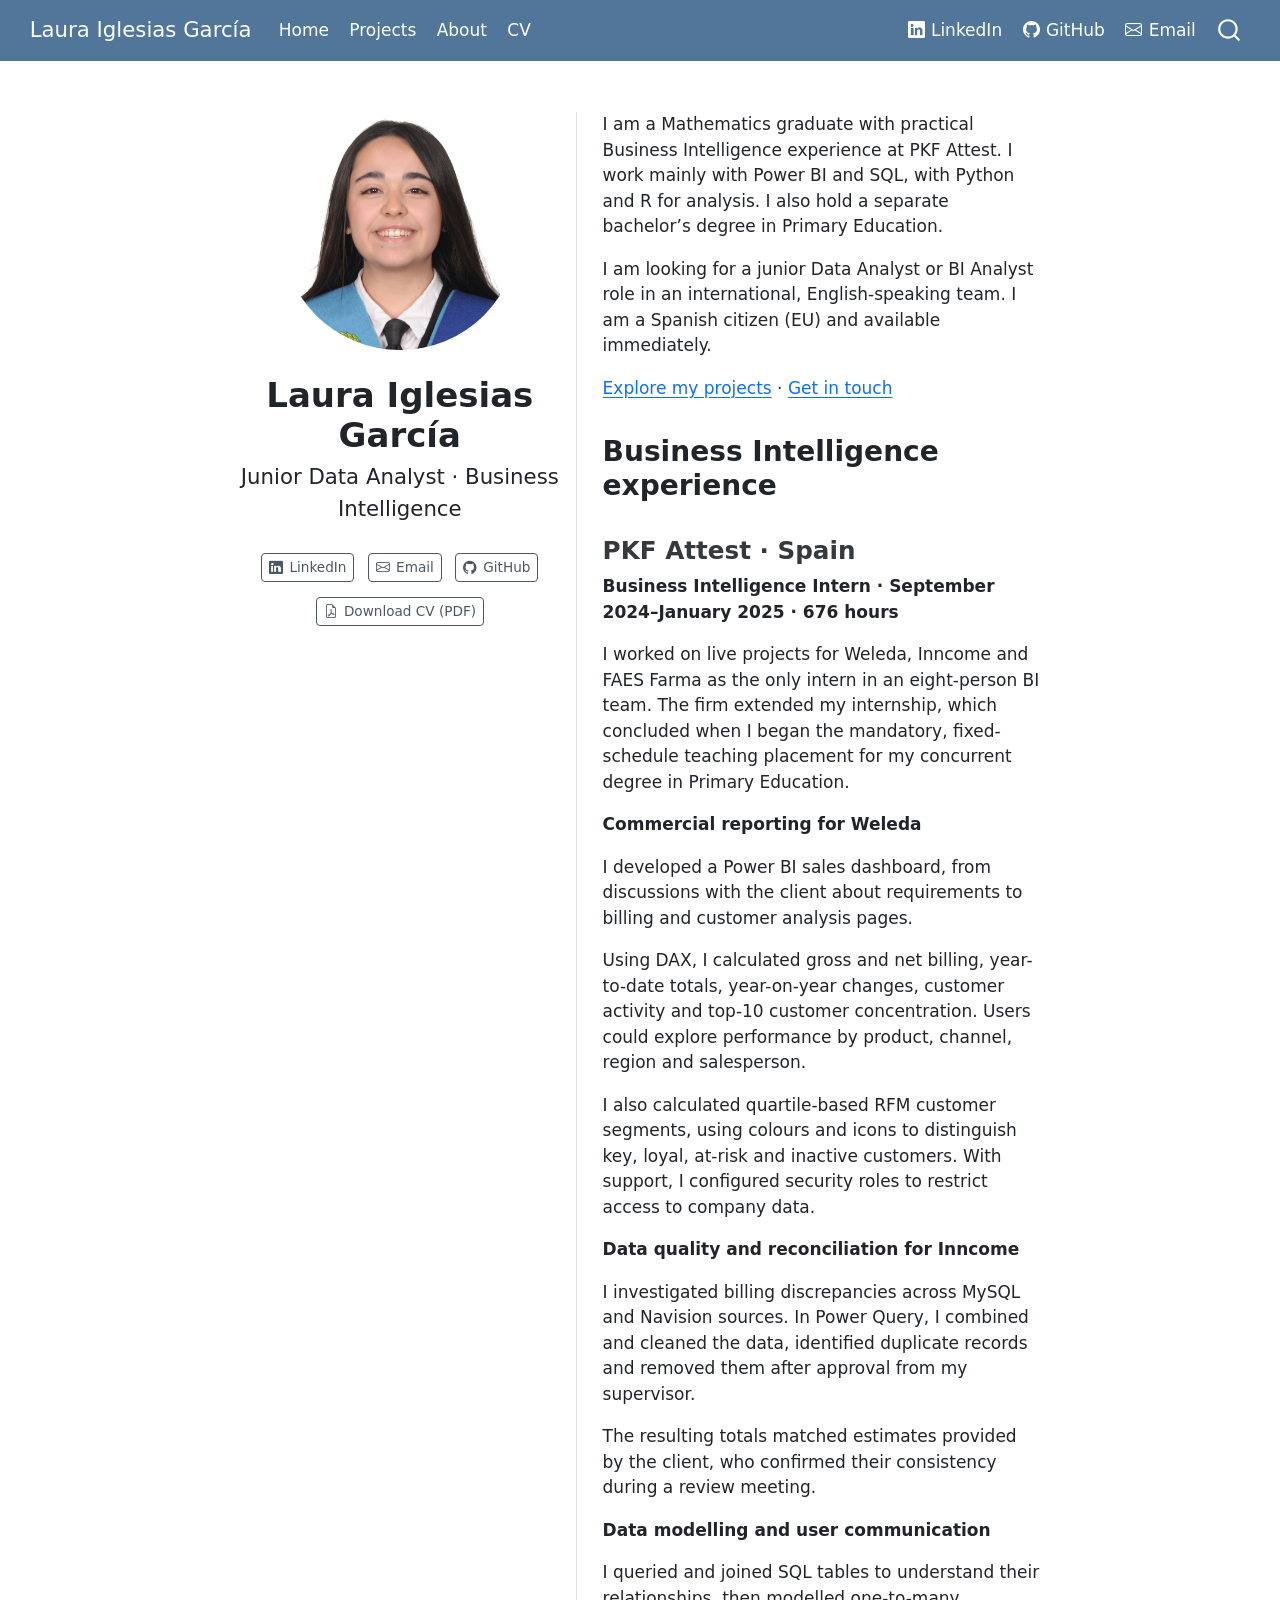
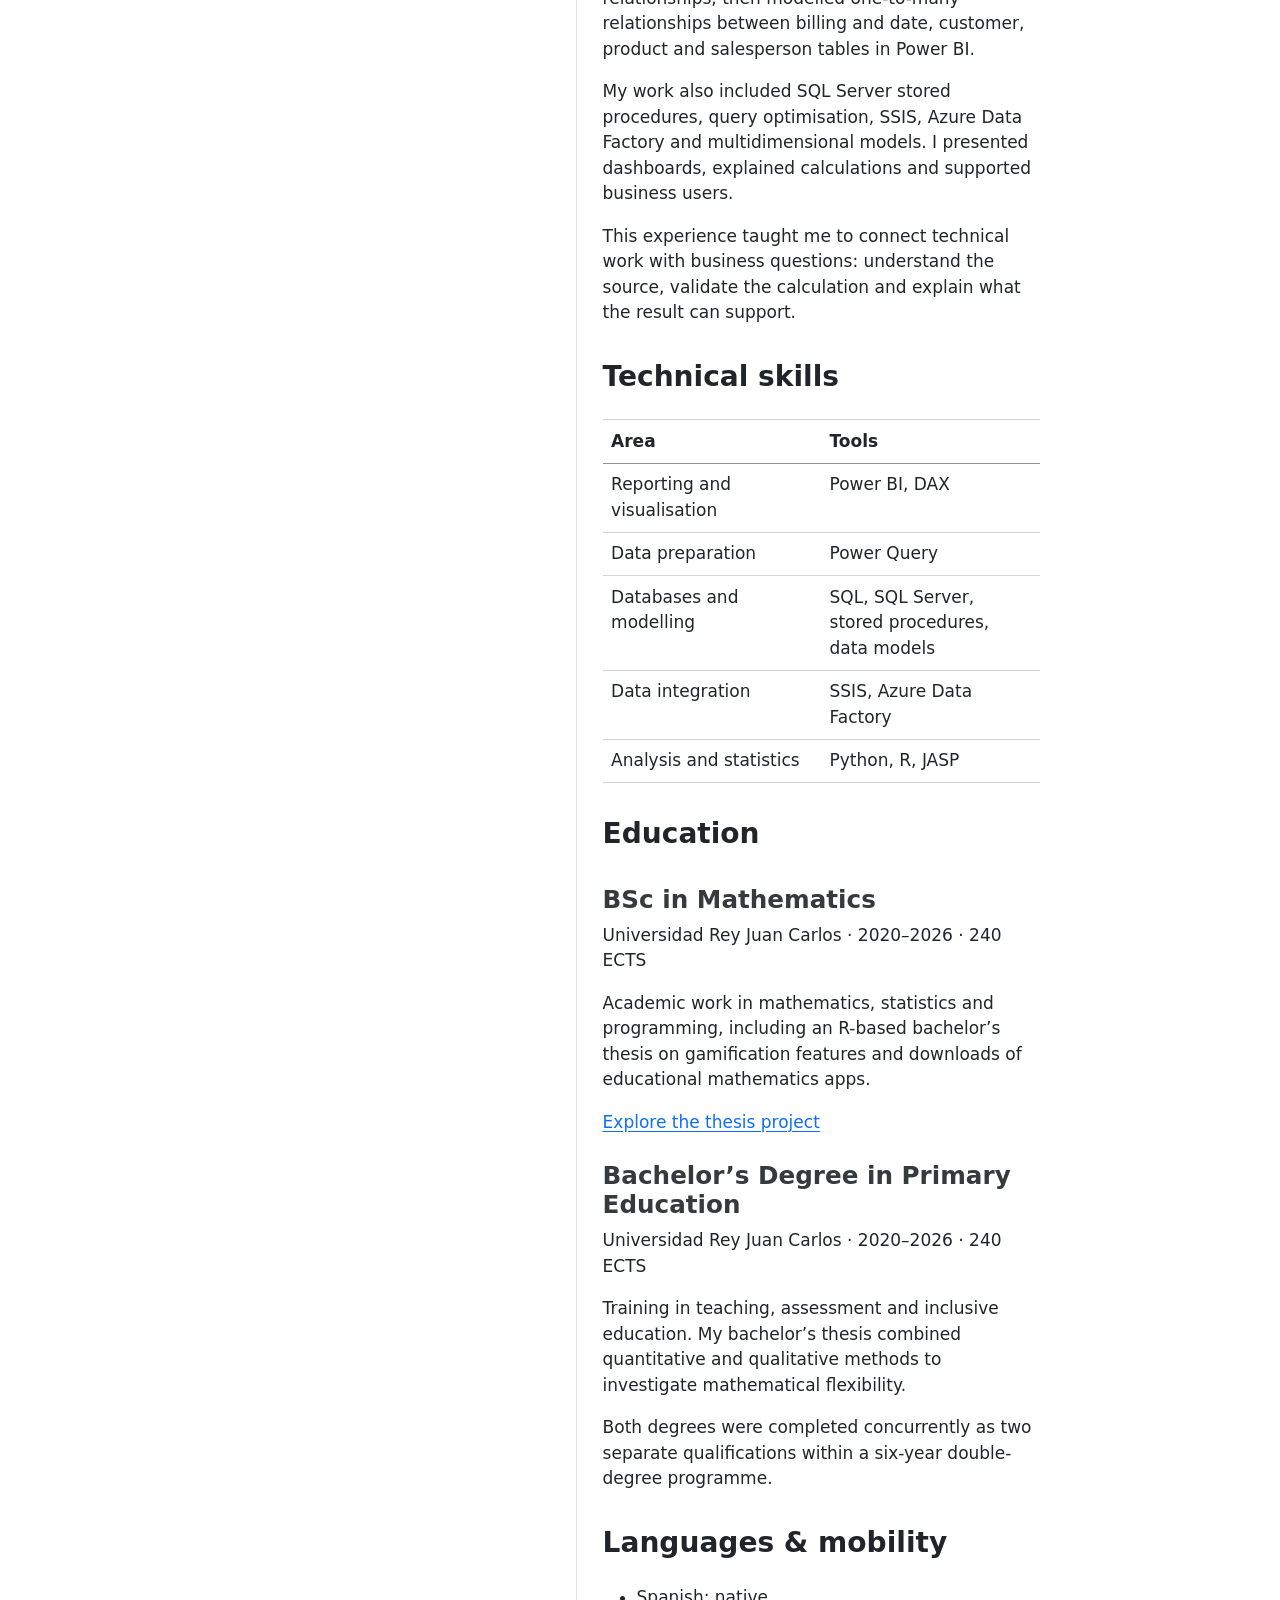
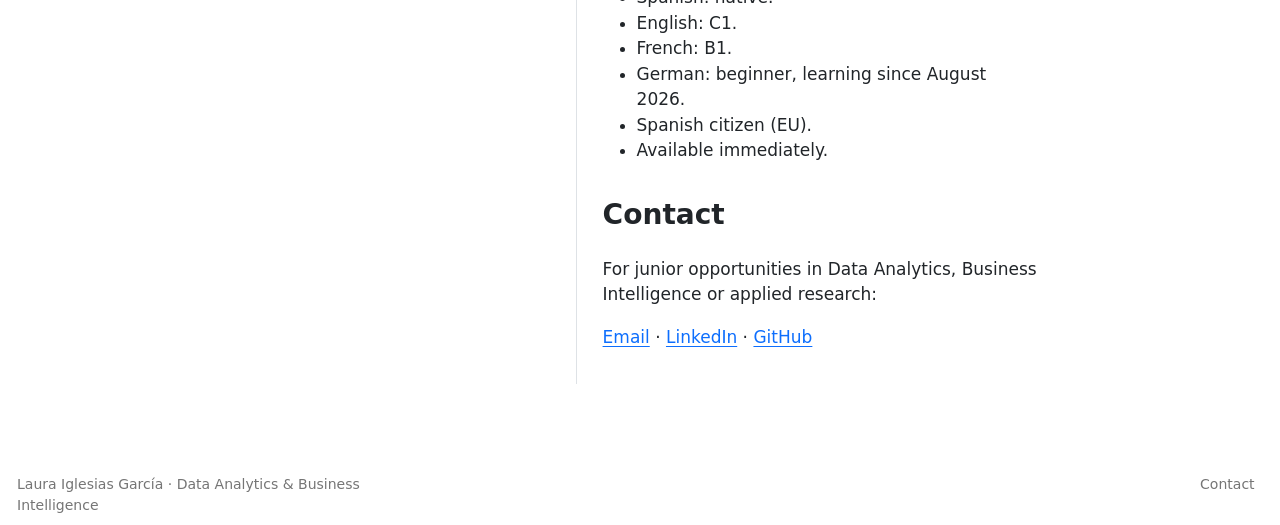
<file: about.html>
<!DOCTYPE html>
<html xmlns="http://www.w3.org/1999/xhtml" lang="en" xml:lang="en"><head>

<meta charset="utf-8">
<meta name="generator" content="quarto-1.11.9">

<meta name="viewport" content="width=device-width, initial-scale=1.0, user-scalable=yes">


<title>Laura Iglesias García</title>
<style>
/* Default styles provided by pandoc.
** See https://pandoc.org/MANUAL.html#variables-for-html for config info.
*/
span.smallcaps{font-variant: small-caps;}
div.columns{display: flex; gap: 1.5em;}
div.column{flex: auto;}
@media screen {
div.columns{gap: min(4vw, 1.5em);}
div.column{overflow-x: auto;}
}
div.hanging-indent{margin-left: 1.5em; text-indent: -1.5em;}
ul.task-list{list-style: none;}
ul.task-list li input[type="checkbox"] {
  width: 0.8em;
  margin: 0 0.8em 0.2em -1em; /* quarto-specific, see https://github.com/quarto-dev/quarto-cli/issues/4556 */ 
  vertical-align: middle;
}
</style>


<script src="site_libs/quarto-nav/quarto-nav.js"></script>
<script src="site_libs/quarto-nav/headroom.min.js"></script>
<script src="site_libs/clipboard/clipboard.min.js"></script>
<script src="site_libs/quarto-search/autocomplete.umd.js"></script>
<script src="site_libs/quarto-search/fuse.min.js"></script>
<script src="site_libs/quarto-search/quarto-search.js"></script>
<meta name="quarto:offset" content="./">
<script src="site_libs/quarto-html/quarto.js" type="module"></script>
<script src="site_libs/quarto-html/tabsets/tabsets.js" type="module"></script>
<script src="site_libs/quarto-html/scrollable-regions/scrollable-regions.js" type="module"></script>
<script src="site_libs/quarto-html/popper.min.js"></script>
<script src="site_libs/quarto-html/tippy.umd.min.js"></script>
<link href="site_libs/quarto-html/tippy.css" rel="stylesheet">
<link href="site_libs/quarto-html/quarto-syntax-highlighting-63b5708e65d6cd79cd7618c58d0c21e7.css" rel="stylesheet" id="quarto-text-highlighting-styles">
<script src="site_libs/bootstrap/bootstrap.min.js"></script>
<link href="site_libs/bootstrap/bootstrap-icons.css" rel="stylesheet">
<link href="site_libs/bootstrap/bootstrap-ded4168630e1422961a6247c4ac5fe91.min.css" rel="stylesheet" append-hash="true" id="quarto-bootstrap" data-mode="light">
<script id="quarto-search-options" type="application/json">{
  "location": "navbar",
  "copy-button": false,
  "collapse-after": 3,
  "panel-placement": "end",
  "type": "overlay",
  "limit": 50,
  "keyboard-shortcut": [
    "f",
    "/",
    "s"
  ],
  "show-item-context": false,
  "language": {
    "search-no-results-text": "No results",
    "search-matching-documents-text": "matching documents",
    "search-copy-link-title": "Copy link to search",
    "search-hide-matches-text": "Hide additional matches",
    "search-more-match-text": "more match in this document",
    "search-more-matches-text": "more matches in this document",
    "search-clear-button-title": "Clear",
    "search-text-placeholder": "",
    "search-detached-cancel-button-title": "Cancel",
    "search-submit-button-title": "Submit",
    "search-label": "Search"
  }
}</script>


<link rel="stylesheet" href="portfolio.css">
<meta property="og:title" content="Laura Iglesias García">
<meta property="og:description" content="Junior Data Analyst · Business Intelligence">
<meta property="og:image" content="https://lauraiglesiasgr.github.io/gamification-math-apps-analysis/profile.png">
<meta property="og:site_name" content="Laura Iglesias García">
<meta property="og:image:height" content="800">
<meta property="og:image:width" content="800">
<meta property="og:image:alt" content="Portrait of Laura Iglesias García">
<meta name="twitter:title" content="Laura Iglesias García">
<meta name="twitter:description" content="Junior Data Analyst · Business Intelligence">
<meta name="twitter:image" content="https://lauraiglesiasgr.github.io/gamification-math-apps-analysis/profile.png">
<meta name="twitter:image:alt" content="Portrait of Laura Iglesias García">
<meta name="twitter:card" content="summary_large_image">
</head>

<body class="nav-fixed fullcontent quarto-light"><a id="quarto-skip-link" class="visually-hidden-focusable" href="#quarto-document-content">Skip to main content</a>

<div id="quarto-search-results"></div>
  <header id="quarto-header" class="headroom fixed-top">
    <nav class="navbar navbar-expand-lg " data-bs-theme="dark" aria-label="Site">
      <div class="navbar-container container-fluid">
      <div class="navbar-brand-container mx-auto">
    <a class="navbar-brand" href="./index.html">
    <span class="navbar-title">Laura Iglesias García</span>
    </a>
  </div>
          <button class="navbar-toggler" type="button" data-bs-toggle="collapse" data-bs-target="#navbarCollapse" aria-controls="navbarCollapse" aria-expanded="false" aria-label="Toggle navigation" onclick="if (window.quartoToggleHeadroom) { window.quartoToggleHeadroom(); }">
  <span class="navbar-toggler-icon"></span>
</button>
          <div class="collapse navbar-collapse" id="navbarCollapse">
            <ul class="navbar-nav navbar-nav-scroll me-auto">
  <li class="nav-item">
    <a class="nav-link" href="./index.html"> 
<span class="menu-text">Home</span></a>
  </li>  
  <li class="nav-item">
    <a class="nav-link" href="./projects.html"> 
<span class="menu-text">Projects</span></a>
  </li>  
  <li class="nav-item">
    <a class="nav-link active" href="./about.html" aria-current="page"> 
<span class="menu-text">About</span></a>
  </li>  
  <li class="nav-item">
    <a class="nav-link" href="./Laura_Iglesias_García_CV.pdf"> 
<span class="menu-text">CV</span></a>
  </li>  
</ul>
            <ul class="navbar-nav navbar-nav-scroll ms-auto">
  <li class="nav-item">
    <a class="nav-link" href="https://www.linkedin.com/in/laura-iglesias-g"> <i class="bi bi-linkedin" role="img">
</i> 
<span class="menu-text">LinkedIn</span></a>
  </li>  
  <li class="nav-item">
    <a class="nav-link" href="https://github.com/lauraiglesiasgr"> <i class="bi bi-github" role="img">
</i> 
<span class="menu-text">GitHub</span></a>
  </li>  
  <li class="nav-item">
    <a class="nav-link" href="mailto:lauraiglesiasgarcia23@outlook.es"> <i class="bi bi-envelope" role="img">
</i> 
<span class="menu-text">Email</span></a>
  </li>  
</ul>
          </div> <!-- /navcollapse -->
            <div class="quarto-navbar-tools">
</div>
            <div id="quarto-search" class="" title="Search"></div>
      </div> <!-- /container-fluid -->
    </nav>
</header>
<!-- content -->
<div id="quarto-content" class="quarto-container page-columns page-rows-contents page-layout-article page-navbar">
<!-- sidebar -->
<!-- margin-sidebar -->
    
<!-- main -->
<div class="quarto-about-trestles">
  <div class="about-entity">
    <img src="profile.png" alt="Portrait of Laura Iglesias García" class="about-image
  round " style="height: 14em; width: 14em;">
<header id="title-block-header" class="quarto-title-block default">
<div class="quarto-title">
<h1 class="title">Laura Iglesias García</h1>
<p class="subtitle lead">Junior Data Analyst · Business Intelligence</p>
</div>
<div class="quarto-title-meta">
  </div>
</header>
    <div class="about-links">
  <a href="https://www.linkedin.com/in/laura-iglesias-g" class="about-link" rel="" target="">
    <i class="bi bi-linkedin"></i>
     <span class="about-link-text">LinkedIn</span>
  </a>
  <a href="mailto:lauraiglesiasgarcia23@outlook.es" class="about-link" rel="" target="">
    <i class="bi bi-envelope"></i>
     <span class="about-link-text">Email</span>
  </a>
  <a href="https://github.com/lauraiglesiasgr" class="about-link" rel="" target="">
    <i class="bi bi-github"></i>
     <span class="about-link-text">GitHub</span>
  </a>
  <a href="https://lauraiglesiasgr.github.io/gamification-math-apps-analysis/Laura_Iglesias_Garc%C3%ADa_CV.pdf" class="about-link" rel="" target="">
    <i class="bi bi-file-earmark-pdf"></i>
     <span class="about-link-text">Download CV (PDF)</span>
  </a>
</div>
  </div>
  <div class="about-contents"><main class="content" id="quarto-document-content" tabindex="-1">
<p>I am a Mathematics graduate with practical Business Intelligence experience at PKF Attest. I work mainly with Power BI and SQL, with Python and R for analysis. I also hold a separate bachelor’s degree in Primary Education.</p>
<p>I am looking for a junior Data Analyst or BI Analyst role in an international, English-speaking team. I am a Spanish citizen (EU) and available immediately.</p>
<p><a href="./projects.html">Explore my projects</a> · <a href="mailto:lauraiglesiasgarcia23@outlook.es">Get in touch</a></p>
<section id="business-intelligence-experience" class="level2">
<h2 data-anchor-id="business-intelligence-experience">Business Intelligence experience</h2>
<section id="pkf-attest-spain" class="level3">
<h3 data-anchor-id="pkf-attest-spain">PKF Attest · Spain</h3>
<p><strong>Business Intelligence Intern · September 2024–January 2025 · 676 hours</strong></p>
<p>I worked on live projects for Weleda, Inncome and FAES Farma as the only intern in an eight-person BI team. The firm extended my internship, which concluded when I began the mandatory, fixed-schedule teaching placement for my concurrent degree in Primary Education.</p>
<p><strong>Commercial reporting for Weleda</strong></p>
<p>I developed a Power BI sales dashboard, from discussions with the client about requirements to billing and customer analysis pages.</p>
<p>Using DAX, I calculated gross and net billing, year-to-date totals, year-on-year changes, customer activity and top-10 customer concentration. Users could explore performance by product, channel, region and salesperson.</p>
<p>I also calculated quartile-based RFM customer segments, using colours and icons to distinguish key, loyal, at-risk and inactive customers. With support, I configured security roles to restrict access to company data.</p>
<p><strong>Data quality and reconciliation for Inncome</strong></p>
<p>I investigated billing discrepancies across MySQL and Navision sources. In Power Query, I combined and cleaned the data, identified duplicate records and removed them after approval from my supervisor.</p>
<p>The resulting totals matched estimates provided by the client, who confirmed their consistency during a review meeting.</p>
<p><strong>Data modelling and user communication</strong></p>
<p>I queried and joined SQL tables to understand their relationships, then modelled one-to-many relationships between billing and date, customer, product and salesperson tables in Power BI.</p>
<p>My work also included SQL Server stored procedures, query optimisation, SSIS, Azure Data Factory and multidimensional models. I presented dashboards, explained calculations and supported business users.</p>
<p>This experience taught me to connect technical work with business questions: understand the source, validate the calculation and explain what the result can support.</p>
</section>
</section>
<section id="technical-skills" class="level2">
<h2 data-anchor-id="technical-skills">Technical skills</h2>
<table class="caption-top table">
<colgroup>
<col style="width: 50%">
<col style="width: 50%">
</colgroup>
<thead>
<tr class="header">
<th>Area</th>
<th>Tools</th>
</tr>
</thead>
<tbody>
<tr class="odd">
<td>Reporting and visualisation</td>
<td>Power BI, DAX</td>
</tr>
<tr class="even">
<td>Data preparation</td>
<td>Power Query</td>
</tr>
<tr class="odd">
<td>Databases and modelling</td>
<td>SQL, SQL Server, stored procedures, data models</td>
</tr>
<tr class="even">
<td>Data integration</td>
<td>SSIS, Azure Data Factory</td>
</tr>
<tr class="odd">
<td>Analysis and statistics</td>
<td>Python, R, JASP</td>
</tr>
</tbody>
</table>
</section>
<section id="education" class="level2">
<h2 data-anchor-id="education">Education</h2>
<section id="bsc-in-mathematics" class="level3">
<h3 data-anchor-id="bsc-in-mathematics">BSc in Mathematics</h3>
<p>Universidad Rey Juan Carlos · 2020–2026 · 240 ECTS</p>
<p>Academic work in mathematics, statistics and programming, including an R-based bachelor’s thesis on gamification features and downloads of educational mathematics apps.</p>
<p><a href="./gamification.html">Explore the thesis project</a></p>
</section>
<section id="bachelors-degree-in-primary-education" class="level3">
<h3 data-anchor-id="bachelors-degree-in-primary-education">Bachelor’s Degree in Primary Education</h3>
<p>Universidad Rey Juan Carlos · 2020–2026 · 240 ECTS</p>
<p>Training in teaching, assessment and inclusive education. My bachelor’s thesis combined quantitative and qualitative methods to investigate mathematical flexibility.</p>
<p>Both degrees were completed concurrently as two separate qualifications within a six-year double-degree programme.</p>
</section>
</section>
<section id="languages-mobility" class="level2">
<h2 data-anchor-id="languages-mobility">Languages &amp; mobility</h2>
<ul>
<li>Spanish: native.</li>
<li>English: C1.</li>
<li>French: B1.</li>
<li>German: beginner, learning since August 2026.</li>
<li>Spanish citizen (EU).</li>
<li>Available immediately.</li>
</ul>
</section>
<section id="contact" class="level2">
<h2 data-anchor-id="contact">Contact</h2>
<p>For junior opportunities in Data Analytics, Business Intelligence or applied research:</p>
<p><a href="mailto:lauraiglesiasgarcia23@outlook.es">Email</a> · <a href="https://www.linkedin.com/in/laura-iglesias-g">LinkedIn</a> · <a href="https://github.com/lauraiglesiasgr">GitHub</a></p>


</section>
</main></div>
</div>
 <!-- /main -->
<script id="quarto-html-after-body" type="application/javascript">
  window.document.addEventListener("DOMContentLoaded", function (event) {
    const isCodeAnnotation = (el) => {
      for (const clz of el.classList) {
        if (clz.startsWith('code-annotation-')) {                     
          return true;
        }
      }
      return false;
    }
    const onCopySuccess = function(e) {
      // button target
      const button = e.trigger;
      // don't keep focus
      button.blur();
      // flash "checked"
      button.classList.add('code-copy-button-checked');
      var currentTitle = button.getAttribute("title");
      button.setAttribute("title", "Copied!");
      let tooltip;
      if (window.bootstrap) {
        button.setAttribute("data-bs-toggle", "tooltip");
        button.setAttribute("data-bs-placement", "left");
        button.setAttribute("data-bs-title", "Copied!");
        tooltip = new bootstrap.Tooltip(button, 
          { trigger: "manual", 
            customClass: "code-copy-button-tooltip",
            offset: [0, -8]});
        tooltip.show();    
      }
      setTimeout(function() {
        if (tooltip) {
          tooltip.hide();
          button.removeAttribute("data-bs-title");
          button.removeAttribute("data-bs-toggle");
          button.removeAttribute("data-bs-placement");
        }
        button.setAttribute("title", currentTitle);
        button.classList.remove('code-copy-button-checked');
      }, 1000);
      // clear code selection
      e.clearSelection();
    }
    const getTextToCopy = function(trigger) {
      const outerScaffold = trigger.parentElement.cloneNode(true);
      const codeEl = outerScaffold.querySelector('code');
      for (const childEl of codeEl.children) {
        if (isCodeAnnotation(childEl)) {
          childEl.remove();
        }
      }
      return codeEl.innerText;
    }
    const clipboard = new window.ClipboardJS('.code-copy-button:not([data-in-quarto-modal])', {
      text: getTextToCopy
    });
    clipboard.on('success', onCopySuccess);
    if (window.document.getElementById('quarto-embedded-source-code-modal')) {
      const clipboardModal = new window.ClipboardJS('.code-copy-button[data-in-quarto-modal]', {
        text: getTextToCopy,
        container: window.document.getElementById('quarto-embedded-source-code-modal')
      });
      clipboardModal.on('success', onCopySuccess);
    }
      var localhostRegex = new RegExp(/^(?:http|https):\/\/localhost\:?[0-9]*\//);
      var mailtoRegex = new RegExp(/^mailto:/);
        var filterRegex = new RegExp("https:\/\/lauraiglesiasgr\.github\.io\/gamification-math-apps-analysis\/");
      var isInternal = (href) => {
          return filterRegex.test(href) || localhostRegex.test(href) || mailtoRegex.test(href);
      }
      // Inspect non-navigation links and adorn them if external
      window.quartoDecorateExternalLinks = function (root) {
     var links = (root || window.document).querySelectorAll('a[href]:not(.nav-link):not(.navbar-brand):not(.toc-action):not(.sidebar-link):not(.sidebar-item-toggle):not(.pagination-link):not(.no-external):not([aria-hidden]):not(.dropdown-item):not(.quarto-navigation-tool):not(.about-link)');
      for (var i=0; i<links.length; i++) {
        const link = links[i];
        if (!isInternal(link.href)) {
          // undo the damage that might have been done by quarto-nav.js in the case of
          // links that we want to consider external
          if (link.dataset.originalHref !== undefined) {
            link.href = link.dataset.originalHref;
          }
          if (!link.classList.contains('no-external-icon')) {
          }
        }
      }
      };
      window.quartoDecorateExternalLinks(window.document);
    // Esc closes the popup (WCAG 1.4.13) and focus leaving both trigger and
    // popup closes it (WCAG 2.4.11); tippy handles neither for interactive popups.
    const hideOnEscAndFocusOut = {
      name: 'hideOnEscAndFocusOut',
      defaultValue: true,
      fn(instance) {
        const dismiss = () => {
          // A show scheduled by the trigger delay would otherwise reopen it
          instance.clearDelayTimeouts();
          instance.hide();
        };
        const onKeyDown = (event) => {
          if (event.key !== 'Escape') {
            return;
          }
          // Keep Esc from also reaching page handlers (e.g. reveal.js overview),
          // except an open reveal.js slide menu, which Esc should close too.
          // The menu handles keys only when its keyboard option is on.
          const menuHandlesEsc = window.Reveal?.getPlugin?.('menu')?.isOpen() &&
            window.Reveal.getConfig().menu?.keyboard !== false;
          if (!menuHandlesEsc) {
            event.stopPropagation();
          }
          if (instance.popper.contains(window.document.activeElement)) {
            // Disabled while refocusing so the focus trigger does not reopen it
            instance.disable();
            instance.reference.focus();
            instance.enable();
          }
          dismiss();
        };
        const onFocusOut = (event) => {
          const target = event.relatedTarget;
          if (target && !instance.reference.contains(target) &&
              !instance.popper.contains(target)) {
            dismiss();
          }
        };
        // On the trigger too: a click trigger (code-annotations: select) has no
        // blur handling. Attached for the instance's lifetime so leaving the
        // trigger also cancels a show still pending on the trigger delay.
        instance.reference.addEventListener('focusout', onFocusOut);
        return {
          onShow() {
            window.document.addEventListener('keydown', onKeyDown, true);
            instance.popper.addEventListener('focusout', onFocusOut);
          },
          onHide() {
            window.document.removeEventListener('keydown', onKeyDown, true);
            instance.popper.removeEventListener('focusout', onFocusOut);
          },
          onDestroy() {
            instance.reference.removeEventListener('focusout', onFocusOut);
          },
        };
      },
    };
    function tippyHover(el, contentFn, onTriggerFn, onUntriggerFn) {
      const config = {
        allowHTML: true,
        maxWidth: 500,
        delay: 100,
        arrow: false,
        appendTo: function(el) {
            return el.parentElement;
        },
        interactive: true,
        interactiveBorder: 10,
        theme: 'quarto',
        placement: 'bottom-start',
        plugins: [hideOnEscAndFocusOut],
      };
      if (contentFn) {
        config.content = contentFn;
      }
      if (onTriggerFn) {
        config.onTrigger = onTriggerFn;
      }
      if (onUntriggerFn) {
        config.onUntrigger = onUntriggerFn;
      }
      window.tippy(el, config); 
    }
    const noterefs = window.document.querySelectorAll('a[role="doc-noteref"]');
    for (var i=0; i<noterefs.length; i++) {
      const ref = noterefs[i];
      tippyHover(ref, function() {
        // use id or data attribute instead here
        let href = ref.getAttribute('data-footnote-href') || ref.getAttribute('href');
        try { href = new URL(href).hash; } catch {}
        const id = href.replace(/^#\/?/, "");
        const note = window.document.getElementById(id);
        if (note) {
          return note.innerHTML;
        } else {
          return "";
        }
      });
    }
    const xrefs = window.document.querySelectorAll('a.quarto-xref');
    const processXRef = (id, note) => {
      // Strip column container classes
      const stripColumnClz = (el) => {
        el.classList.remove("page-full", "page-columns");
        if (el.children) {
          for (const child of el.children) {
            stripColumnClz(child);
          }
        }
      }
      stripColumnClz(note)
      if (id === null || id.startsWith('sec-')) {
        // Special case sections, only their first couple elements
        const container = document.createElement("div");
        if (note.children && note.children.length > 2) {
          container.appendChild(note.children[0].cloneNode(true));
          for (let i = 1; i < note.children.length; i++) {
            const child = note.children[i];
            if (child.tagName === "P" && child.innerText === "") {
              continue;
            } else {
              container.appendChild(child.cloneNode(true));
              break;
            }
          }
          if (window.Quarto?.typesetMath) {
            window.Quarto.typesetMath(container);
          }
          return container.innerHTML
        } else {
          if (window.Quarto?.typesetMath) {
            window.Quarto.typesetMath(note);
          }
          return note.innerHTML;
        }
      } else {
        // Remove any anchor links if they are present
        const anchorLink = note.querySelector('a.anchorjs-link');
        if (anchorLink) {
          anchorLink.remove();
        }
        if (window.Quarto?.typesetMath) {
          window.Quarto.typesetMath(note);
        }
        if (note.classList.contains("callout")) {
          return note.outerHTML;
        } else {
          return note.innerHTML;
        }
      }
    }
    for (var i=0; i<xrefs.length; i++) {
      const xref = xrefs[i];
      tippyHover(xref, undefined, function(instance) {
        instance.disable();
        let url = xref.getAttribute('href');
        let hash = undefined; 
        if (url.startsWith('#')) {
          hash = url;
        } else {
          try { hash = new URL(url).hash; } catch {}
        }
        if (hash) {
          const id = hash.replace(/^#\/?/, "");
          const note = window.document.getElementById(id);
          if (note !== null) {
            try {
              const html = processXRef(id, note.cloneNode(true));
              instance.setContent(html);
            } finally {
              instance.enable();
              instance.show();
            }
          } else {
            // See if we can fetch this
            fetch(url.split('#')[0])
            .then(res => res.text())
            .then(html => {
              const parser = new DOMParser();
              const htmlDoc = parser.parseFromString(html, "text/html");
              const note = htmlDoc.getElementById(id);
              if (note !== null) {
                const html = processXRef(id, note);
                instance.setContent(html);
              } 
            }).finally(() => {
              instance.enable();
              instance.show();
            });
          }
        } else {
          // See if we can fetch a full url (with no hash to target)
          // This is a special case and we should probably do some content thinning / targeting
          fetch(url)
          .then(res => res.text())
          .then(html => {
            const parser = new DOMParser();
            const htmlDoc = parser.parseFromString(html, "text/html");
            const note = htmlDoc.querySelector('main.content');
            if (note !== null) {
              // This should only happen for chapter cross references
              // (since there is no id in the URL)
              // remove the first header
              if (note.children.length > 0 && note.children[0].tagName === "HEADER") {
                note.children[0].remove();
              }
              const html = processXRef(null, note);
              instance.setContent(html);
            } 
          }).finally(() => {
            instance.enable();
            instance.show();
          });
        }
      }, function(instance) {
      });
    }
        let selectedAnnoteEl;
        const selectorForAnnotation = ( cell, annotation) => {
          let cellAttr = 'data-code-cell="' + cell + '"';
          let lineAttr = 'data-code-annotation="' +  annotation + '"';
          const selector = 'span[' + cellAttr + '][' + lineAttr + ']';
          return selector;
        }
        const selectCodeLines = (annoteEl) => {
          const doc = window.document;
          const targetCell = annoteEl.getAttribute("data-target-cell");
          const targetAnnotation = annoteEl.getAttribute("data-target-annotation");
          const annoteSpan = window.document.querySelector(selectorForAnnotation(targetCell, targetAnnotation));
          const lines = annoteSpan.getAttribute("data-code-lines").split(",");
          const lineIds = lines.map((line) => {
            return targetCell + "-" + line;
          })
          // Each band is positioned against its own containing block, which is
          // not the offsetParent of the lines, so place it from client rects.
          const placeBand = (band, firstEl, lastEl, codeBlock) => {
            const container = band.offsetParent;
            if (container === null) {
              return;
            }
            const containerRect = container.getBoundingClientRect();
            // Reveal.js scales slides with a transform, so convert client
            // pixels back to the CSS pixels of the container.
            const scale = containerRect.height / container.offsetHeight || 1;
            const firstRect = firstEl.getBoundingClientRect();
            const lastRect = lastEl.getBoundingClientRect();
            const top = (firstRect.top - containerRect.top) / scale - container.clientTop + container.scrollTop;
            const height = (lastRect.bottom - firstRect.top) / scale;
            band.style.top = top - 2 + "px";
            band.style.height = height + 4 + "px";
            if (codeBlock) {
              // Without the copy button wrapper, the containing block is wider
              // than the code block, so span the code block explicitly.
              const blockRect = codeBlock.getBoundingClientRect();
              band.style.left = (blockRect.left - containerRect.left) / scale - container.clientLeft + container.scrollLeft + "px";
              band.style.width = blockRect.width / scale + "px";
            }
          };
          if (lineIds.length > 0) {
            const el = window.document.getElementById(lineIds[0]);
            const lastEl = window.document.getElementById(lineIds[lineIds.length - 1]);
            const parent = el.parentElement.parentElement;
            // cook up a div (if necessary) and position it
            let div = window.document.getElementById("code-annotation-line-highlight");
            if (div === null) {
              div = window.document.createElement("div");
              div.setAttribute("id", "code-annotation-line-highlight");
              div.style.position = 'absolute';
              parent.appendChild(div);
            }
            placeBand(div, el, lastEl, parent.closest("div.sourceCode") || parent);
            let gutterDiv = window.document.getElementById("code-annotation-line-highlight-gutter");
            if (gutterDiv === null) {
              gutterDiv = window.document.createElement("div");
              gutterDiv.setAttribute("id", "code-annotation-line-highlight-gutter");
              gutterDiv.style.position = 'absolute';
              const codeCell = window.document.getElementById(targetCell);
              const gutter = codeCell.querySelector('.code-annotation-gutter');
              gutter.appendChild(gutterDiv);
            }
            placeBand(gutterDiv, el, lastEl);
            selectedAnnoteEl = annoteEl;
          }
        };
        const unselectCodeLines = () => {
          const elementsIds = ["code-annotation-line-highlight", "code-annotation-line-highlight-gutter"];
          elementsIds.forEach((elId) => {
            const div = window.document.getElementById(elId);
            if (div) {
              div.remove();
            }
          });
          selectedAnnoteEl = undefined;
        };
          // Handle positioning of the toggle
      window.addEventListener(
        "resize",
        throttle(() => {
          elRect = undefined;
          if (selectedAnnoteEl) {
            selectCodeLines(selectedAnnoteEl);
          }
        }, 10)
      );
      function throttle(fn, ms) {
      let throttle = false;
      let timer;
        return (...args) => {
          if(!throttle) { // first call gets through
              fn.apply(this, args);
              throttle = true;
          } else { // all the others get throttled
              if(timer) clearTimeout(timer); // cancel #2
              timer = setTimeout(() => {
                fn.apply(this, args);
                timer = throttle = false;
              }, ms);
          }
        };
      }
        // Attach click handler to the DT
        const annoteDls = window.document.querySelectorAll('dt[data-target-cell]');
        for (const annoteDlNode of annoteDls) {
          annoteDlNode.addEventListener('click', (event) => {
            const clickedEl = event.target;
            if (clickedEl !== selectedAnnoteEl) {
              unselectCodeLines();
              const activeEl = window.document.querySelector('dt[data-target-cell].code-annotation-active');
              if (activeEl) {
                activeEl.classList.remove('code-annotation-active');
              }
              selectCodeLines(clickedEl);
              clickedEl.classList.add('code-annotation-active');
            } else {
              // Unselect the line
              unselectCodeLines();
              clickedEl.classList.remove('code-annotation-active');
            }
          });
        }
    const findCites = (el) => {
      const parentEl = el.parentElement;
      if (parentEl) {
        const cites = parentEl.dataset.cites;
        if (cites) {
          return {
            el,
            cites: cites.split(' ')
          };
        } else {
          return findCites(el.parentElement)
        }
      } else {
        return undefined;
      }
    };
    var bibliorefs = window.document.querySelectorAll('a[role="doc-biblioref"]');
    for (var i=0; i<bibliorefs.length; i++) {
      const ref = bibliorefs[i];
      const citeInfo = findCites(ref);
      if (citeInfo) {
        tippyHover(citeInfo.el, function() {
          var popup = window.document.createElement('div');
          citeInfo.cites.forEach(function(cite) {
            var citeDiv = window.document.createElement('div');
            citeDiv.classList.add('hanging-indent');
            citeDiv.classList.add('csl-entry');
            var biblioDiv = window.document.getElementById('ref-' + cite);
            if (biblioDiv) {
              citeDiv.innerHTML = biblioDiv.innerHTML;
            }
            popup.appendChild(citeDiv);
          });
          return popup.innerHTML;
        });
      }
    }
  });
  </script>
  <script type="application/javascript">
  window.quartoScrollableRegionsLabels = {"code":"Scrollable code","output":"Scrollable output"};
  </script>
</div> <!-- /content -->
<footer class="footer">
  <div class="nav-footer">
    <div class="nav-footer-left">
<p>Laura Iglesias García · Data Analytics &amp; Business Intelligence</p>
</div>   
    <div class="nav-footer-center">
      &nbsp;
    </div>
    <div class="nav-footer-right">
      <ul class="footer-items list-unstyled">
    <li class="nav-item">
    <a class="nav-link" href="mailto:lauraiglesiasgarcia23@outlook.es">
<p>Contact</p>
</a>
  </li>  
</ul>
    </div>
  </div>
</footer>




</body></html>
</file>
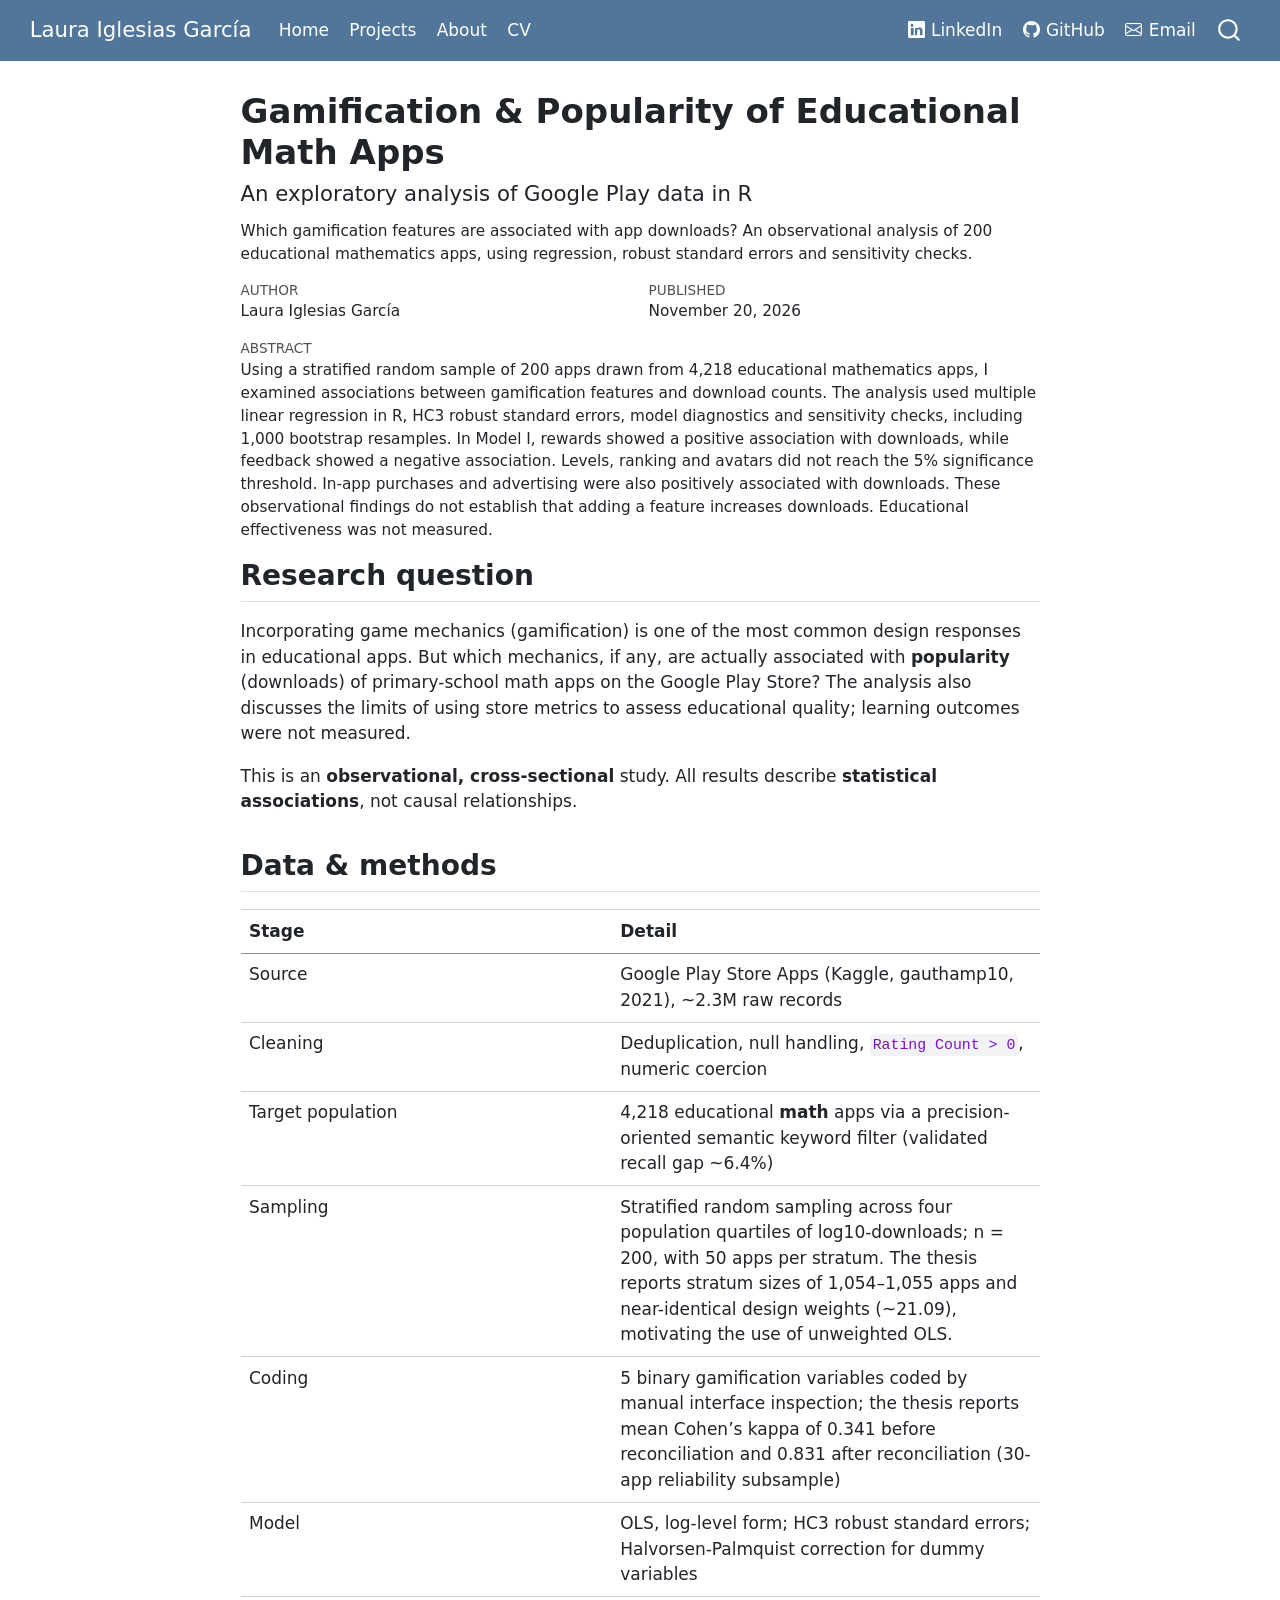
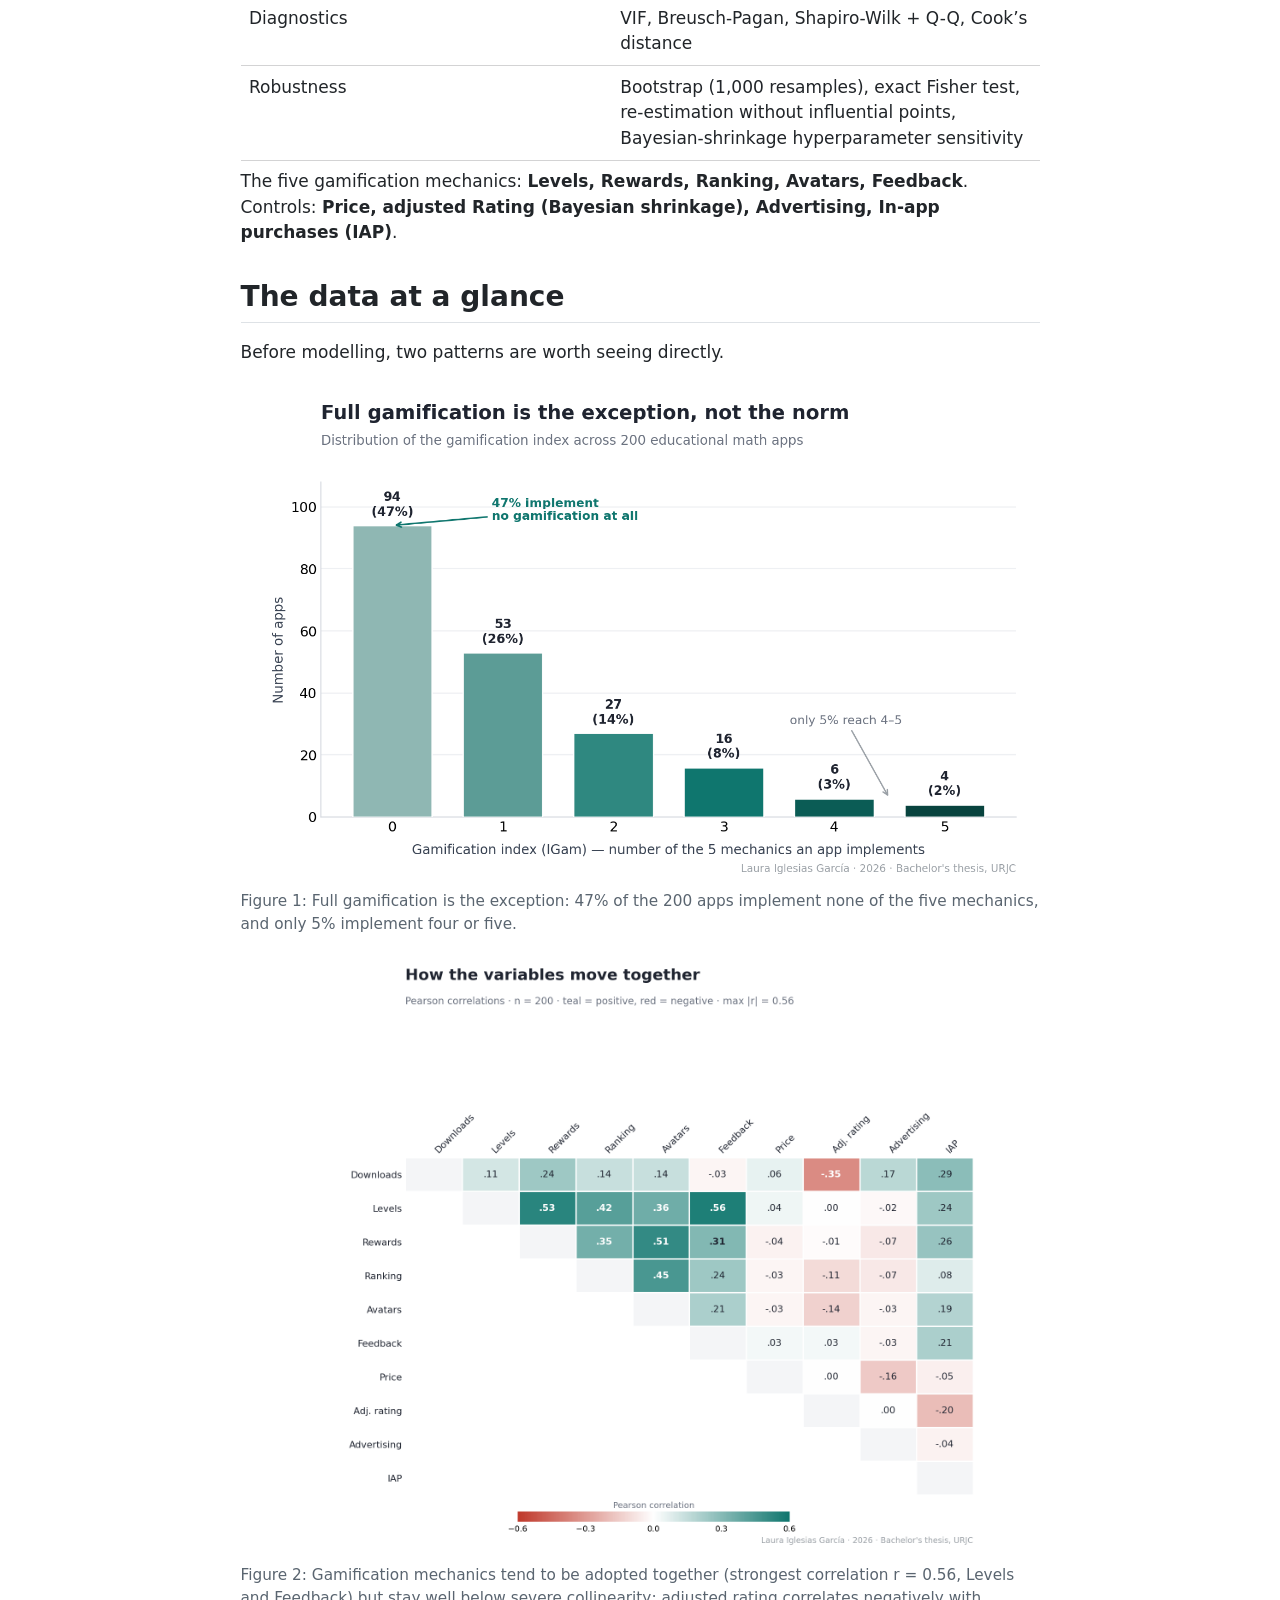
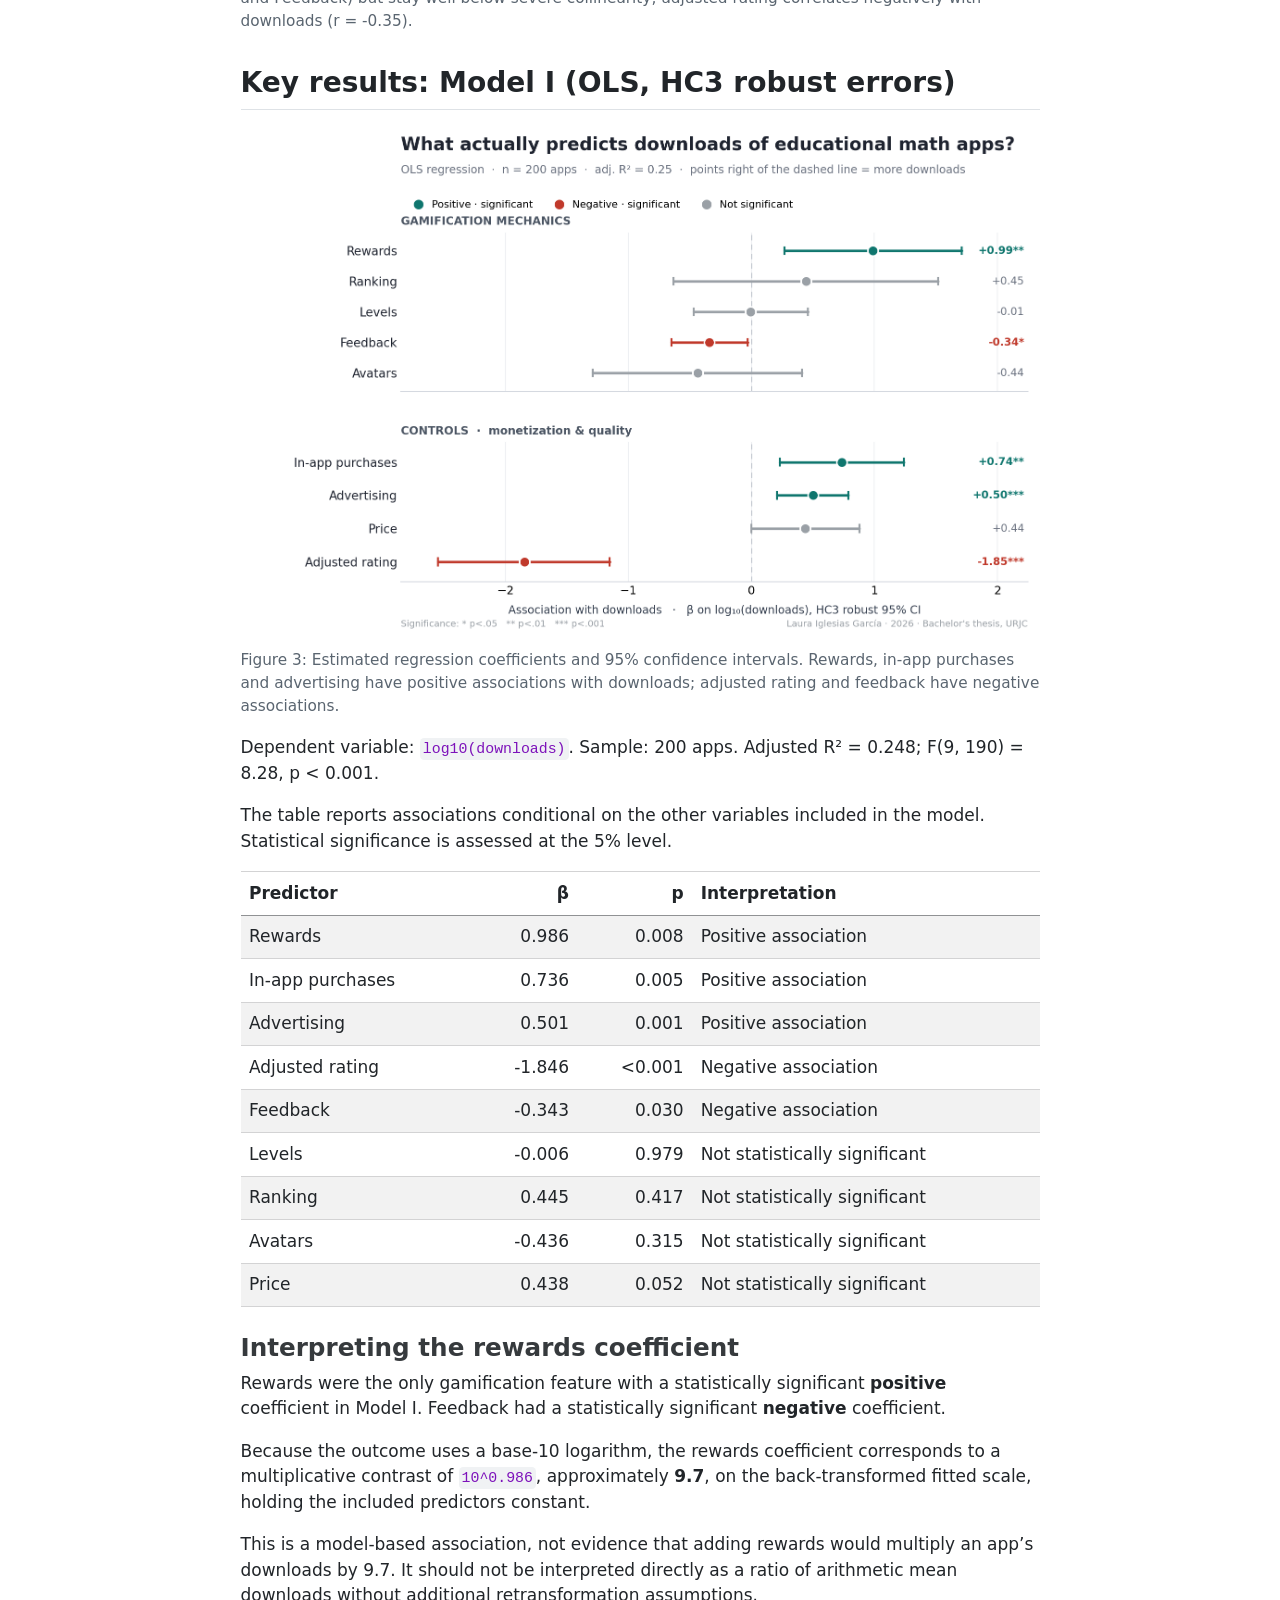
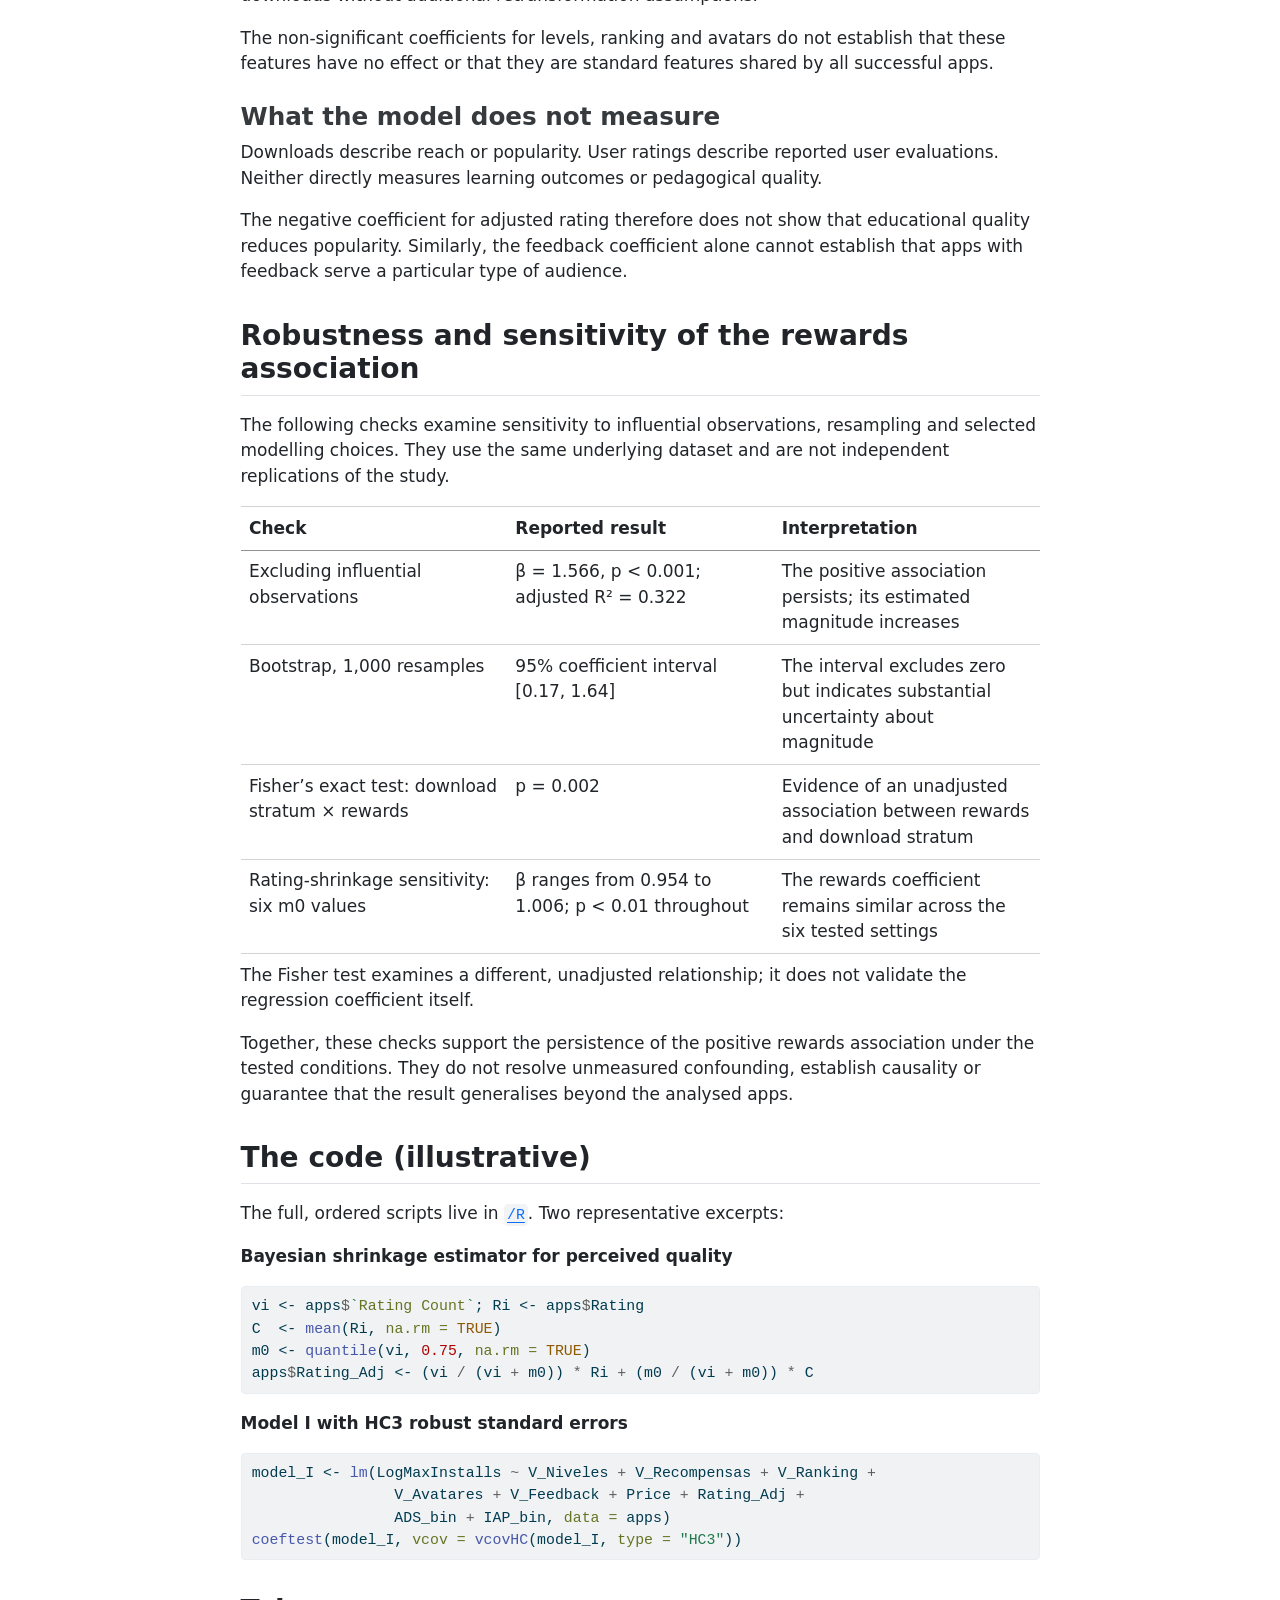
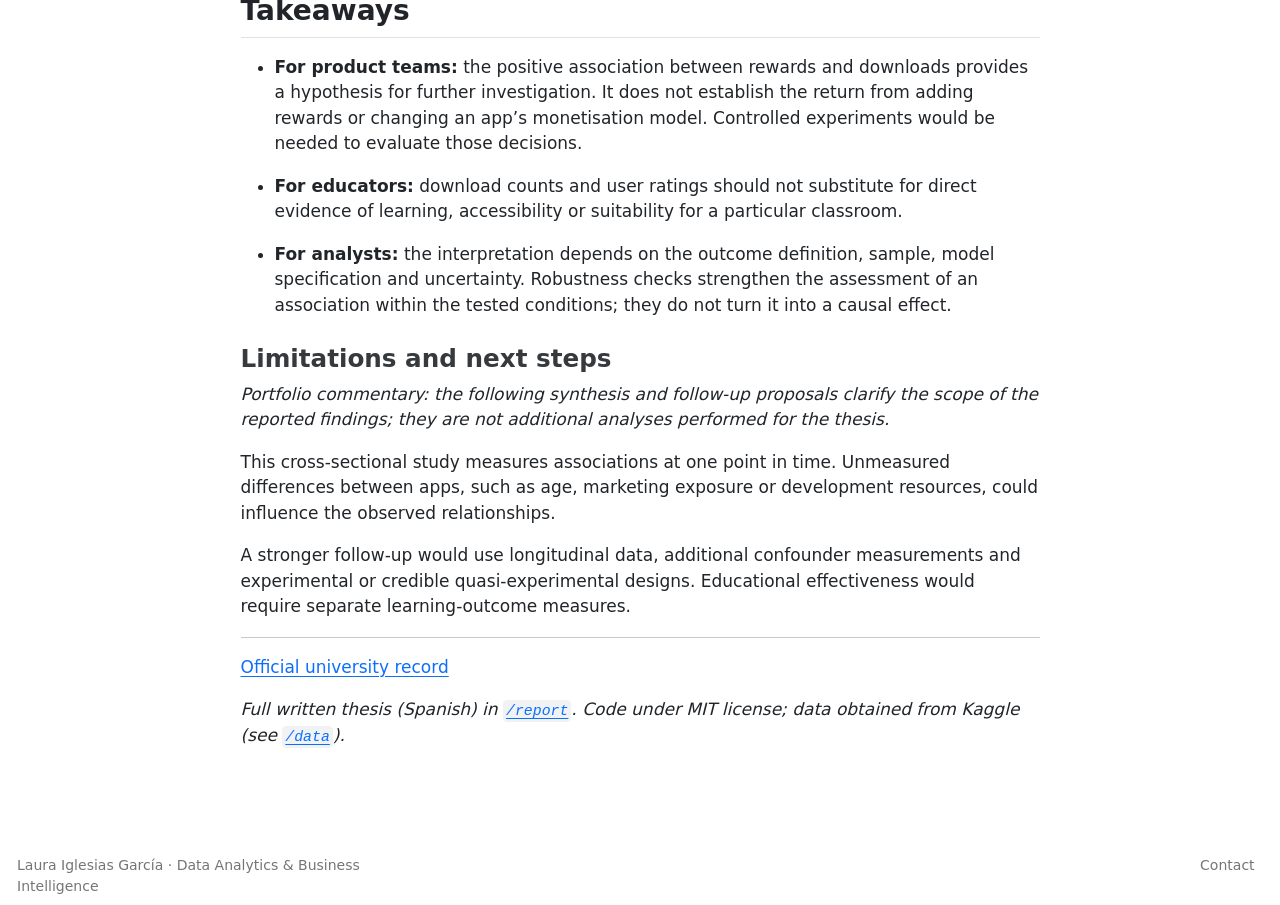
<file: gamification.html>
<!DOCTYPE html>
<html xmlns="http://www.w3.org/1999/xhtml" lang="en" xml:lang="en"><head>

<meta charset="utf-8">
<meta name="generator" content="quarto-1.11.9">

<meta name="viewport" content="width=device-width, initial-scale=1.0, user-scalable=yes">

<meta name="author" content="Laura Iglesias García">
<meta name="dcterms.date" content="2026-11-20">
<meta name="description" content="Which gamification features are associated with app downloads? An observational analysis of 200 educational mathematics apps, using regression, robust standard errors and sensitivity checks.">

<title>Gamification &amp; Popularity of Educational Math Apps – Laura Iglesias García</title>
<style>
/* Default styles provided by pandoc.
** See https://pandoc.org/MANUAL.html#variables-for-html for config info.
*/
span.smallcaps{font-variant: small-caps;}
div.columns{display: flex; gap: 1.5em;}
div.column{flex: auto;}
@media screen {
div.columns{gap: min(4vw, 1.5em);}
div.column{overflow-x: auto;}
}
div.hanging-indent{margin-left: 1.5em; text-indent: -1.5em;}
ul.task-list{list-style: none;}
ul.task-list li input[type="checkbox"] {
  width: 0.8em;
  margin: 0 0.8em 0.2em -1em; /* quarto-specific, see https://github.com/quarto-dev/quarto-cli/issues/4556 */ 
  vertical-align: middle;
}
/* CSS for syntax highlighting */
html { -webkit-text-size-adjust: 100%; }
pre > code.sourceCode { white-space: pre; position: relative; }
pre > code.sourceCode > span { display: inline-block; line-height: 1.25; }
pre > code.sourceCode > span:empty { height: 1.2em; }
.sourceCode { overflow: visible; }
code.sourceCode > span { color: inherit; text-decoration: inherit; }
div.sourceCode { margin: 1em 0; }
pre.sourceCode { margin: 0; }
@media screen {
div.sourceCode { overflow: auto; }
}
@media print {
pre > code.sourceCode { white-space: pre-wrap; }
pre > code.sourceCode > span { text-indent: -5em; padding-left: 5em; }
}
pre.numberSource code
  { counter-reset: source-line 0; }
pre.numberSource code > span
  { position: relative; left: -4em; counter-increment: source-line; }
pre.numberSource code > span > a:first-child::before
  { content: counter(source-line);
    position: relative; left: -1em; text-align: right; vertical-align: baseline;
    border: none; display: inline-block;
    -webkit-touch-callout: none; -webkit-user-select: none;
    -khtml-user-select: none; -moz-user-select: none;
    -ms-user-select: none; user-select: none;
    padding: 0 4px; width: 4em;
  }
pre.numberSource { margin-left: 3em;  padding-left: 4px; }
div.sourceCode
  {   }
@media screen {
pre > code.sourceCode > span > a:first-child::before { text-decoration: underline; }
}
</style>


<script src="site_libs/quarto-nav/quarto-nav.js"></script>
<script src="site_libs/quarto-nav/headroom.min.js"></script>
<script src="site_libs/clipboard/clipboard.min.js"></script>
<script src="site_libs/quarto-search/autocomplete.umd.js"></script>
<script src="site_libs/quarto-search/fuse.min.js"></script>
<script src="site_libs/quarto-search/quarto-search.js"></script>
<meta name="quarto:offset" content="./">
<script src="site_libs/quarto-html/quarto.js" type="module"></script>
<script src="site_libs/quarto-html/tabsets/tabsets.js" type="module"></script>
<script src="site_libs/quarto-html/scrollable-regions/scrollable-regions.js" type="module"></script>
<script src="site_libs/quarto-html/popper.min.js"></script>
<script src="site_libs/quarto-html/tippy.umd.min.js"></script>
<script src="site_libs/quarto-html/anchor.min.js"></script>
<link href="site_libs/quarto-html/tippy.css" rel="stylesheet">
<link href="site_libs/quarto-html/quarto-syntax-highlighting-63b5708e65d6cd79cd7618c58d0c21e7.css" rel="stylesheet" id="quarto-text-highlighting-styles">
<script src="site_libs/bootstrap/bootstrap.min.js"></script>
<link href="site_libs/bootstrap/bootstrap-icons.css" rel="stylesheet">
<link href="site_libs/bootstrap/bootstrap-ded4168630e1422961a6247c4ac5fe91.min.css" rel="stylesheet" append-hash="true" id="quarto-bootstrap" data-mode="light">
<script id="quarto-search-options" type="application/json">{
  "location": "navbar",
  "copy-button": false,
  "collapse-after": 3,
  "panel-placement": "end",
  "type": "overlay",
  "limit": 50,
  "keyboard-shortcut": [
    "f",
    "/",
    "s"
  ],
  "show-item-context": false,
  "language": {
    "search-no-results-text": "No results",
    "search-matching-documents-text": "matching documents",
    "search-copy-link-title": "Copy link to search",
    "search-hide-matches-text": "Hide additional matches",
    "search-more-match-text": "more match in this document",
    "search-more-matches-text": "more matches in this document",
    "search-clear-button-title": "Clear",
    "search-text-placeholder": "",
    "search-detached-cancel-button-title": "Cancel",
    "search-submit-button-title": "Submit",
    "search-label": "Search"
  }
}</script>


<link rel="stylesheet" href="portfolio.css">
<meta property="og:title" content="Gamification &amp; Popularity of Educational Math Apps – Laura Iglesias García">
<meta property="og:description" content="Which gamification features are associated with app downloads? An observational analysis of 200 educational mathematics apps, using regression, robust standard errors and sensitivity checks.">
<meta property="og:image" content="https://lauraiglesiasgr.github.io/gamification-math-apps-analysis/figures/coefficient_plot.png">
<meta property="og:site_name" content="Laura Iglesias García">
<meta property="og:image:height" content="1110">
<meta property="og:image:width" content="1725">
<meta property="og:image:alt" content="Regression coefficients with 95% confidence intervals. Rewards, in-app purchases and advertising show positive associations with downloads; adjusted rating and feedback show negative associations in the fitted model.
">
<meta name="twitter:title" content="Gamification &amp; Popularity of Educational Math Apps – Laura Iglesias García">
<meta name="twitter:description" content="Which gamification features are associated with app downloads? An observational analysis of 200 educational mathematics apps, using regression, robust standard errors and sensitivity checks.">
<meta name="twitter:image" content="https://lauraiglesiasgr.github.io/gamification-math-apps-analysis/figures/coefficient_plot.png">
<meta name="twitter:image:alt" content="Regression coefficients with 95% confidence intervals. Rewards, in-app purchases and advertising show positive associations with downloads; adjusted rating and feedback show negative associations in the fitted model.
">
<meta name="twitter:card" content="summary_large_image">
</head>

<body class="nav-fixed fullcontent quarto-light"><a id="quarto-skip-link" class="visually-hidden-focusable" href="#quarto-document-content">Skip to main content</a>

<div id="quarto-search-results"></div>
  <header id="quarto-header" class="headroom fixed-top">
    <nav class="navbar navbar-expand-lg " data-bs-theme="dark" aria-label="Site">
      <div class="navbar-container container-fluid">
      <div class="navbar-brand-container mx-auto">
    <a class="navbar-brand" href="./index.html">
    <span class="navbar-title">Laura Iglesias García</span>
    </a>
  </div>
          <button class="navbar-toggler" type="button" data-bs-toggle="collapse" data-bs-target="#navbarCollapse" aria-controls="navbarCollapse" aria-expanded="false" aria-label="Toggle navigation" onclick="if (window.quartoToggleHeadroom) { window.quartoToggleHeadroom(); }">
  <span class="navbar-toggler-icon"></span>
</button>
          <div class="collapse navbar-collapse" id="navbarCollapse">
            <ul class="navbar-nav navbar-nav-scroll me-auto">
  <li class="nav-item">
    <a class="nav-link" href="./index.html"> 
<span class="menu-text">Home</span></a>
  </li>  
  <li class="nav-item">
    <a class="nav-link" href="./projects.html"> 
<span class="menu-text">Projects</span></a>
  </li>  
  <li class="nav-item">
    <a class="nav-link" href="./about.html"> 
<span class="menu-text">About</span></a>
  </li>  
  <li class="nav-item">
    <a class="nav-link" href="./Laura_Iglesias_García_CV.pdf"> 
<span class="menu-text">CV</span></a>
  </li>  
</ul>
            <ul class="navbar-nav navbar-nav-scroll ms-auto">
  <li class="nav-item">
    <a class="nav-link" href="https://www.linkedin.com/in/laura-iglesias-g"> <i class="bi bi-linkedin" role="img">
</i> 
<span class="menu-text">LinkedIn</span></a>
  </li>  
  <li class="nav-item">
    <a class="nav-link" href="https://github.com/lauraiglesiasgr"> <i class="bi bi-github" role="img">
</i> 
<span class="menu-text">GitHub</span></a>
  </li>  
  <li class="nav-item">
    <a class="nav-link" href="mailto:lauraiglesiasgarcia23@outlook.es"> <i class="bi bi-envelope" role="img">
</i> 
<span class="menu-text">Email</span></a>
  </li>  
</ul>
          </div> <!-- /navcollapse -->
            <div class="quarto-navbar-tools">
</div>
            <div id="quarto-search" class="" title="Search"></div>
      </div> <!-- /container-fluid -->
    </nav>
</header>
<!-- content -->
<div id="quarto-content" class="quarto-container page-columns page-rows-contents page-layout-article page-navbar">
<!-- sidebar -->
<!-- margin-sidebar -->
    
<!-- main -->
<main class="content" id="quarto-document-content" tabindex="-1">

<header id="title-block-header" class="quarto-title-block default">
<div class="quarto-title">
<h1 class="title">Gamification &amp; Popularity of Educational Math Apps</h1>
<p class="subtitle lead">An exploratory analysis of Google Play data in R</p>
</div>

<div>
  <div class="description">
    <p>Which gamification features are associated with app downloads? An observational analysis of 200 educational mathematics apps, using regression, robust standard errors and sensitivity checks.</p>
  </div>
</div>


<div class="quarto-title-meta">

    <div>
    <div class="quarto-title-meta-heading">Author</div>
    <div class="quarto-title-meta-contents">
             <p>Laura Iglesias García </p>
          </div>
  </div>
    
    <div>
    <div class="quarto-title-meta-heading">Published</div>
    <div class="quarto-title-meta-contents">
      <p class="date">November 20, 2026</p>
    </div>
  </div>
  
    
  </div>
  
<div>
  <div class="abstract">
    <div class="block-title">Abstract</div>
    <p>Using a stratified random sample of 200 apps drawn from 4,218 educational mathematics apps, I examined associations between gamification features and download counts. The analysis used multiple linear regression in R, HC3 robust standard errors, model diagnostics and sensitivity checks, including 1,000 bootstrap resamples. In Model I, rewards showed a positive association with downloads, while feedback showed a negative association. Levels, ranking and avatars did not reach the 5% significance threshold. In-app purchases and advertising were also positively associated with downloads. These observational findings do not establish that adding a feature increases downloads. Educational effectiveness was not measured.</p>
  </div>
</div>


</header>


<section id="research-question" class="level2">
<h2 class="anchored" data-anchor-id="research-question">Research question</h2>
<p>Incorporating game mechanics (gamification) is one of the most common design responses in educational apps. But which mechanics, if any, are actually associated with <strong>popularity</strong> (downloads) of primary-school math apps on the Google Play Store? The analysis also discusses the limits of using store metrics to assess educational quality; learning outcomes were not measured.</p>
<p>This is an <strong>observational, cross-sectional</strong> study. All results describe <strong>statistical associations</strong>, not causal relationships.</p>
</section>
<section id="data-methods" class="level2">
<h2 class="anchored" data-anchor-id="data-methods">Data &amp; methods</h2>
<table class="caption-top table">
<colgroup>
<col style="width: 46%">
<col style="width: 53%">
</colgroup>
<thead>
<tr class="header">
<th>Stage</th>
<th>Detail</th>
</tr>
</thead>
<tbody>
<tr class="odd">
<td>Source</td>
<td>Google Play Store Apps (Kaggle, gauthamp10, 2021), ~2.3M raw records</td>
</tr>
<tr class="even">
<td>Cleaning</td>
<td>Deduplication, null handling, <code>Rating Count &gt; 0</code>, numeric coercion</td>
</tr>
<tr class="odd">
<td>Target population</td>
<td>4,218 educational <strong>math</strong> apps via a precision-oriented semantic keyword filter (validated recall gap ~6.4%)</td>
</tr>
<tr class="even">
<td>Sampling</td>
<td>Stratified random sampling across four population quartiles of log10-downloads; n = 200, with 50 apps per stratum. The thesis reports stratum sizes of 1,054–1,055 apps and near-identical design weights (~21.09), motivating the use of unweighted OLS.</td>
</tr>
<tr class="odd">
<td>Coding</td>
<td>5 binary gamification variables coded by manual interface inspection; the thesis reports mean Cohen’s kappa of 0.341 before reconciliation and 0.831 after reconciliation (30-app reliability subsample)</td>
</tr>
<tr class="even">
<td>Model</td>
<td>OLS, log-level form; HC3 robust standard errors; Halvorsen-Palmquist correction for dummy variables</td>
</tr>
<tr class="odd">
<td>Diagnostics</td>
<td>VIF, Breusch-Pagan, Shapiro-Wilk + Q-Q, Cook’s distance</td>
</tr>
<tr class="even">
<td>Robustness</td>
<td>Bootstrap (1,000 resamples), exact Fisher test, re-estimation without influential points, Bayesian-shrinkage hyperparameter sensitivity</td>
</tr>
</tbody>
</table>
<p>The five gamification mechanics: <strong>Levels, Rewards, Ranking, Avatars, Feedback</strong>. Controls: <strong>Price, adjusted Rating (Bayesian shrinkage), Advertising, In-app purchases (IAP)</strong>.</p>
</section>
<section id="the-data-at-a-glance" class="level2">
<h2 class="anchored" data-anchor-id="the-data-at-a-glance">The data at a glance</h2>
<p>Before modelling, two patterns are worth seeing directly.</p>
<div id="fig-igam" class="quarto-float quarto-figure quarto-figure-center anchored" alt="Bar chart of the gamification index across 200 apps: 94 apps (47%) implement no mechanics, and only 10 apps (5%) implement four or five of the five mechanics.">
<figure class="quarto-float quarto-float-fig figure">
<div aria-describedby="fig-igam-caption-0ceaefa1-69ba-4598-a22c-09a6ac19f8ca">
<img src="figures/igam_distribution.png" class="img-fluid figure-img" style="width:100.0%" alt="Bar chart of the gamification index across 200 apps: 94 apps (47%) implement no mechanics, and only 10 apps (5%) implement four or five of the five mechanics.">
</div>
<figcaption class="quarto-float-caption-bottom quarto-float-caption quarto-float-fig" id="fig-igam-caption-0ceaefa1-69ba-4598-a22c-09a6ac19f8ca">
Figure&nbsp;1: Full gamification is the exception: 47% of the 200 apps implement none of the five mechanics, and only 5% implement four or five.
</figcaption>
</figure>
</div>
<div id="fig-corr" class="quarto-float quarto-figure quarto-figure-center anchored" alt="Heat map of Pearson correlations among the ten model variables; teal cells are positive, red cells negative, with the largest magnitude being 0.56.">
<figure class="quarto-float quarto-float-fig figure">
<div aria-describedby="fig-corr-caption-0ceaefa1-69ba-4598-a22c-09a6ac19f8ca">
<img src="figures/correlation_matrix.png" class="img-fluid figure-img" style="width:85.0%" alt="Heat map of Pearson correlations among the ten model variables; teal cells are positive, red cells negative, with the largest magnitude being 0.56.">
</div>
<figcaption class="quarto-float-caption-bottom quarto-float-caption quarto-float-fig" id="fig-corr-caption-0ceaefa1-69ba-4598-a22c-09a6ac19f8ca">
Figure&nbsp;2: Gamification mechanics tend to be adopted together (strongest correlation r = 0.56, Levels and Feedback) but stay well below severe collinearity; adjusted rating correlates negatively with downloads (r = -0.35).
</figcaption>
</figure>
</div>
</section>
<section id="key-results-model-i-ols-hc3-robust-errors" class="level2">
<h2 class="anchored" data-anchor-id="key-results-model-i-ols-hc3-robust-errors">Key results: Model I (OLS, HC3 robust errors)</h2>
<div id="fig-coef" class="quarto-float quarto-figure quarto-figure-center anchored" alt="Forest plot of nine regression coefficients with HC3 robust 95% confidence intervals. Intervals for levels, ranking, avatars and price include zero.">
<figure class="quarto-float quarto-float-fig figure">
<div aria-describedby="fig-coef-caption-0ceaefa1-69ba-4598-a22c-09a6ac19f8ca">
<img src="figures/coefficient_plot.png" class="img-fluid figure-img" style="width:100.0%" alt="Forest plot of nine regression coefficients with HC3 robust 95% confidence intervals. Intervals for levels, ranking, avatars and price include zero.">
</div>
<figcaption class="quarto-float-caption-bottom quarto-float-caption quarto-float-fig" id="fig-coef-caption-0ceaefa1-69ba-4598-a22c-09a6ac19f8ca">
Figure&nbsp;3: Estimated regression coefficients and 95% confidence intervals. Rewards, in-app purchases and advertising have positive associations with downloads; adjusted rating and feedback have negative associations.
</figcaption>
</figure>
</div>
<p>Dependent variable: <code>log10(downloads)</code>. Sample: 200 apps. Adjusted R² = 0.248; F(9, 190) = 8.28, p &lt; 0.001.</p>
<p>The table reports associations conditional on the other variables included in the model. Statistical significance is assessed at the 5% level.</p>
<table class="table-striped table-hover caption-top table">
<thead>
<tr class="header">
<th>Predictor</th>
<th style="text-align: right;">β</th>
<th style="text-align: right;">p</th>
<th>Interpretation</th>
</tr>
</thead>
<tbody>
<tr class="odd">
<td>Rewards</td>
<td style="text-align: right;">0.986</td>
<td style="text-align: right;">0.008</td>
<td>Positive association</td>
</tr>
<tr class="even">
<td>In-app purchases</td>
<td style="text-align: right;">0.736</td>
<td style="text-align: right;">0.005</td>
<td>Positive association</td>
</tr>
<tr class="odd">
<td>Advertising</td>
<td style="text-align: right;">0.501</td>
<td style="text-align: right;">0.001</td>
<td>Positive association</td>
</tr>
<tr class="even">
<td>Adjusted rating</td>
<td style="text-align: right;">-1.846</td>
<td style="text-align: right;">&lt;0.001</td>
<td>Negative association</td>
</tr>
<tr class="odd">
<td>Feedback</td>
<td style="text-align: right;">-0.343</td>
<td style="text-align: right;">0.030</td>
<td>Negative association</td>
</tr>
<tr class="even">
<td>Levels</td>
<td style="text-align: right;">-0.006</td>
<td style="text-align: right;">0.979</td>
<td>Not statistically significant</td>
</tr>
<tr class="odd">
<td>Ranking</td>
<td style="text-align: right;">0.445</td>
<td style="text-align: right;">0.417</td>
<td>Not statistically significant</td>
</tr>
<tr class="even">
<td>Avatars</td>
<td style="text-align: right;">-0.436</td>
<td style="text-align: right;">0.315</td>
<td>Not statistically significant</td>
</tr>
<tr class="odd">
<td>Price</td>
<td style="text-align: right;">0.438</td>
<td style="text-align: right;">0.052</td>
<td>Not statistically significant</td>
</tr>
</tbody>
</table>
<section id="interpreting-the-rewards-coefficient" class="level3">
<h3 class="anchored" data-anchor-id="interpreting-the-rewards-coefficient">Interpreting the rewards coefficient</h3>
<p>Rewards were the only gamification feature with a statistically significant <strong>positive</strong> coefficient in Model I. Feedback had a statistically significant <strong>negative</strong> coefficient.</p>
<p>Because the outcome uses a base-10 logarithm, the rewards coefficient corresponds to a multiplicative contrast of <code>10^0.986</code>, approximately <strong>9.7</strong>, on the back-transformed fitted scale, holding the included predictors constant.</p>
<p>This is a model-based association, not evidence that adding rewards would multiply an app’s downloads by 9.7. It should not be interpreted directly as a ratio of arithmetic mean downloads without additional retransformation assumptions.</p>
<p>The non-significant coefficients for levels, ranking and avatars do not establish that these features have no effect or that they are standard features shared by all successful apps.</p>
</section>
<section id="what-the-model-does-not-measure" class="level3">
<h3 class="anchored" data-anchor-id="what-the-model-does-not-measure">What the model does not measure</h3>
<p>Downloads describe reach or popularity. User ratings describe reported user evaluations. Neither directly measures learning outcomes or pedagogical quality.</p>
<p>The negative coefficient for adjusted rating therefore does not show that educational quality reduces popularity. Similarly, the feedback coefficient alone cannot establish that apps with feedback serve a particular type of audience.</p>
</section>
</section>
<section id="robustness-and-sensitivity-of-the-rewards-association" class="level2">
<h2 class="anchored" data-anchor-id="robustness-and-sensitivity-of-the-rewards-association">Robustness and sensitivity of the rewards association</h2>
<p>The following checks examine sensitivity to influential observations, resampling and selected modelling choices. They use the same underlying dataset and are not independent replications of the study.</p>
<table class="caption-top table">
<colgroup>
<col style="width: 33%">
<col style="width: 33%">
<col style="width: 33%">
</colgroup>
<thead>
<tr class="header">
<th>Check</th>
<th>Reported result</th>
<th>Interpretation</th>
</tr>
</thead>
<tbody>
<tr class="odd">
<td>Excluding influential observations</td>
<td>β = 1.566, p &lt; 0.001; adjusted R² = 0.322</td>
<td>The positive association persists; its estimated magnitude increases</td>
</tr>
<tr class="even">
<td>Bootstrap, 1,000 resamples</td>
<td>95% coefficient interval [0.17, 1.64]</td>
<td>The interval excludes zero but indicates substantial uncertainty about magnitude</td>
</tr>
<tr class="odd">
<td>Fisher’s exact test: download stratum × rewards</td>
<td>p = 0.002</td>
<td>Evidence of an unadjusted association between rewards and download stratum</td>
</tr>
<tr class="even">
<td>Rating-shrinkage sensitivity: six m0 values</td>
<td>β ranges from 0.954 to 1.006; p &lt; 0.01 throughout</td>
<td>The rewards coefficient remains similar across the six tested settings</td>
</tr>
</tbody>
</table>
<p>The Fisher test examines a different, unadjusted relationship; it does not validate the regression coefficient itself.</p>
<p>Together, these checks support the persistence of the positive rewards association under the tested conditions. They do not resolve unmeasured confounding, establish causality or guarantee that the result generalises beyond the analysed apps.</p>
</section>
<section id="the-code-illustrative" class="level2">
<h2 class="anchored" data-anchor-id="the-code-illustrative">The code (illustrative)</h2>
<p>The full, ordered scripts live in <a href="https://github.com/lauraiglesiasgr/gamification-math-apps-analysis/tree/main/R"><code>/R</code></a>. Two representative excerpts:</p>
<p><strong>Bayesian shrinkage estimator for perceived quality</strong></p>
<div class="code-copy-outer-scaffold"><div class="sourceCode" id="cb1"><pre class="sourceCode r code-with-copy"><code class="sourceCode r"><span id="cb1-1"><a href="#cb1-1" aria-hidden="true" tabindex="-1"></a>vi <span class="ot">&lt;-</span> apps<span class="sc">$</span><span class="st">`</span><span class="at">Rating Count</span><span class="st">`</span>; Ri <span class="ot">&lt;-</span> apps<span class="sc">$</span>Rating</span>
<span id="cb1-2"><a href="#cb1-2" aria-hidden="true" tabindex="-1"></a>C  <span class="ot">&lt;-</span> <span class="fu">mean</span>(Ri, <span class="at">na.rm =</span> <span class="cn">TRUE</span>)</span>
<span id="cb1-3"><a href="#cb1-3" aria-hidden="true" tabindex="-1"></a>m0 <span class="ot">&lt;-</span> <span class="fu">quantile</span>(vi, <span class="fl">0.75</span>, <span class="at">na.rm =</span> <span class="cn">TRUE</span>)</span>
<span id="cb1-4"><a href="#cb1-4" aria-hidden="true" tabindex="-1"></a>apps<span class="sc">$</span>Rating_Adj <span class="ot">&lt;-</span> (vi <span class="sc">/</span> (vi <span class="sc">+</span> m0)) <span class="sc">*</span> Ri <span class="sc">+</span> (m0 <span class="sc">/</span> (vi <span class="sc">+</span> m0)) <span class="sc">*</span> C</span></code></pre></div><button title="Copy to Clipboard" class="code-copy-button"><i class="bi"></i></button></div>
<p><strong>Model I with HC3 robust standard errors</strong></p>
<div class="code-copy-outer-scaffold"><div class="sourceCode" id="cb2"><pre class="sourceCode r code-with-copy"><code class="sourceCode r"><span id="cb2-1"><a href="#cb2-1" aria-hidden="true" tabindex="-1"></a>model_I <span class="ot">&lt;-</span> <span class="fu">lm</span>(LogMaxInstalls <span class="sc">~</span> V_Niveles <span class="sc">+</span> V_Recompensas <span class="sc">+</span> V_Ranking <span class="sc">+</span></span>
<span id="cb2-2"><a href="#cb2-2" aria-hidden="true" tabindex="-1"></a>                V_Avatares <span class="sc">+</span> V_Feedback <span class="sc">+</span> Price <span class="sc">+</span> Rating_Adj <span class="sc">+</span></span>
<span id="cb2-3"><a href="#cb2-3" aria-hidden="true" tabindex="-1"></a>                ADS_bin <span class="sc">+</span> IAP_bin, <span class="at">data =</span> apps)</span>
<span id="cb2-4"><a href="#cb2-4" aria-hidden="true" tabindex="-1"></a><span class="fu">coeftest</span>(model_I, <span class="at">vcov =</span> <span class="fu">vcovHC</span>(model_I, <span class="at">type =</span> <span class="st">"HC3"</span>))</span></code></pre></div><button title="Copy to Clipboard" class="code-copy-button"><i class="bi"></i></button></div>
</section>
<section id="takeaways" class="level2">
<h2 class="anchored" data-anchor-id="takeaways">Takeaways</h2>
<ul>
<li><p><strong>For product teams:</strong> the positive association between rewards and downloads provides a hypothesis for further investigation. It does not establish the return from adding rewards or changing an app’s monetisation model. Controlled experiments would be needed to evaluate those decisions.</p></li>
<li><p><strong>For educators:</strong> download counts and user ratings should not substitute for direct evidence of learning, accessibility or suitability for a particular classroom.</p></li>
<li><p><strong>For analysts:</strong> the interpretation depends on the outcome definition, sample, model specification and uncertainty. Robustness checks strengthen the assessment of an association within the tested conditions; they do not turn it into a causal effect.</p></li>
</ul>
<section id="limitations-and-next-steps" class="level3">
<h3 class="anchored" data-anchor-id="limitations-and-next-steps">Limitations and next steps</h3>
<p><em>Portfolio commentary: the following synthesis and follow-up proposals clarify the scope of the reported findings; they are not additional analyses performed for the thesis.</em></p>
<p>This cross-sectional study measures associations at one point in time. Unmeasured differences between apps, such as age, marketing exposure or development resources, could influence the observed relationships.</p>
<p>A stronger follow-up would use longitudinal data, additional confounder measurements and experimental or credible quasi-experimental designs. Educational effectiveness would require separate learning-outcome measures.</p>
<hr>
<p><a href="https://hdl.handle.net/10115/414797">Official university record</a></p>
<p><em>Full written thesis (Spanish) in <a href="https://github.com/lauraiglesiasgr/gamification-math-apps-analysis/tree/main/report"><code>/report</code></a>. Code under MIT license; data obtained from Kaggle (see <a href="https://github.com/lauraiglesiasgr/gamification-math-apps-analysis/tree/main/data"><code>/data</code></a>).</em></p>


</section>
</section>

</main> <!-- /main -->
<script id="quarto-html-after-body" type="application/javascript">
  window.document.addEventListener("DOMContentLoaded", function (event) {
    const icon = "";
    const anchorJS = new window.AnchorJS();
    anchorJS.options = {
      placement: 'right',
      icon: icon
    };
    anchorJS.add('.anchored');
    const isCodeAnnotation = (el) => {
      for (const clz of el.classList) {
        if (clz.startsWith('code-annotation-')) {                     
          return true;
        }
      }
      return false;
    }
    const onCopySuccess = function(e) {
      // button target
      const button = e.trigger;
      // don't keep focus
      button.blur();
      // flash "checked"
      button.classList.add('code-copy-button-checked');
      var currentTitle = button.getAttribute("title");
      button.setAttribute("title", "Copied!");
      let tooltip;
      if (window.bootstrap) {
        button.setAttribute("data-bs-toggle", "tooltip");
        button.setAttribute("data-bs-placement", "left");
        button.setAttribute("data-bs-title", "Copied!");
        tooltip = new bootstrap.Tooltip(button, 
          { trigger: "manual", 
            customClass: "code-copy-button-tooltip",
            offset: [0, -8]});
        tooltip.show();    
      }
      setTimeout(function() {
        if (tooltip) {
          tooltip.hide();
          button.removeAttribute("data-bs-title");
          button.removeAttribute("data-bs-toggle");
          button.removeAttribute("data-bs-placement");
        }
        button.setAttribute("title", currentTitle);
        button.classList.remove('code-copy-button-checked');
      }, 1000);
      // clear code selection
      e.clearSelection();
    }
    const getTextToCopy = function(trigger) {
      const outerScaffold = trigger.parentElement.cloneNode(true);
      const codeEl = outerScaffold.querySelector('code');
      for (const childEl of codeEl.children) {
        if (isCodeAnnotation(childEl)) {
          childEl.remove();
        }
      }
      return codeEl.innerText;
    }
    const clipboard = new window.ClipboardJS('.code-copy-button:not([data-in-quarto-modal])', {
      text: getTextToCopy
    });
    clipboard.on('success', onCopySuccess);
    if (window.document.getElementById('quarto-embedded-source-code-modal')) {
      const clipboardModal = new window.ClipboardJS('.code-copy-button[data-in-quarto-modal]', {
        text: getTextToCopy,
        container: window.document.getElementById('quarto-embedded-source-code-modal')
      });
      clipboardModal.on('success', onCopySuccess);
    }
      var localhostRegex = new RegExp(/^(?:http|https):\/\/localhost\:?[0-9]*\//);
      var mailtoRegex = new RegExp(/^mailto:/);
        var filterRegex = new RegExp("https:\/\/lauraiglesiasgr\.github\.io\/gamification-math-apps-analysis\/");
      var isInternal = (href) => {
          return filterRegex.test(href) || localhostRegex.test(href) || mailtoRegex.test(href);
      }
      // Inspect non-navigation links and adorn them if external
      window.quartoDecorateExternalLinks = function (root) {
     var links = (root || window.document).querySelectorAll('a[href]:not(.nav-link):not(.navbar-brand):not(.toc-action):not(.sidebar-link):not(.sidebar-item-toggle):not(.pagination-link):not(.no-external):not([aria-hidden]):not(.dropdown-item):not(.quarto-navigation-tool):not(.about-link)');
      for (var i=0; i<links.length; i++) {
        const link = links[i];
        if (!isInternal(link.href)) {
          // undo the damage that might have been done by quarto-nav.js in the case of
          // links that we want to consider external
          if (link.dataset.originalHref !== undefined) {
            link.href = link.dataset.originalHref;
          }
          if (!link.classList.contains('no-external-icon')) {
          }
        }
      }
      };
      window.quartoDecorateExternalLinks(window.document);
    // Esc closes the popup (WCAG 1.4.13) and focus leaving both trigger and
    // popup closes it (WCAG 2.4.11); tippy handles neither for interactive popups.
    const hideOnEscAndFocusOut = {
      name: 'hideOnEscAndFocusOut',
      defaultValue: true,
      fn(instance) {
        const dismiss = () => {
          // A show scheduled by the trigger delay would otherwise reopen it
          instance.clearDelayTimeouts();
          instance.hide();
        };
        const onKeyDown = (event) => {
          if (event.key !== 'Escape') {
            return;
          }
          // Keep Esc from also reaching page handlers (e.g. reveal.js overview),
          // except an open reveal.js slide menu, which Esc should close too.
          // The menu handles keys only when its keyboard option is on.
          const menuHandlesEsc = window.Reveal?.getPlugin?.('menu')?.isOpen() &&
            window.Reveal.getConfig().menu?.keyboard !== false;
          if (!menuHandlesEsc) {
            event.stopPropagation();
          }
          if (instance.popper.contains(window.document.activeElement)) {
            // Disabled while refocusing so the focus trigger does not reopen it
            instance.disable();
            instance.reference.focus();
            instance.enable();
          }
          dismiss();
        };
        const onFocusOut = (event) => {
          const target = event.relatedTarget;
          if (target && !instance.reference.contains(target) &&
              !instance.popper.contains(target)) {
            dismiss();
          }
        };
        // On the trigger too: a click trigger (code-annotations: select) has no
        // blur handling. Attached for the instance's lifetime so leaving the
        // trigger also cancels a show still pending on the trigger delay.
        instance.reference.addEventListener('focusout', onFocusOut);
        return {
          onShow() {
            window.document.addEventListener('keydown', onKeyDown, true);
            instance.popper.addEventListener('focusout', onFocusOut);
          },
          onHide() {
            window.document.removeEventListener('keydown', onKeyDown, true);
            instance.popper.removeEventListener('focusout', onFocusOut);
          },
          onDestroy() {
            instance.reference.removeEventListener('focusout', onFocusOut);
          },
        };
      },
    };
    function tippyHover(el, contentFn, onTriggerFn, onUntriggerFn) {
      const config = {
        allowHTML: true,
        maxWidth: 500,
        delay: 100,
        arrow: false,
        appendTo: function(el) {
            return el.parentElement;
        },
        interactive: true,
        interactiveBorder: 10,
        theme: 'quarto',
        placement: 'bottom-start',
        plugins: [hideOnEscAndFocusOut],
      };
      if (contentFn) {
        config.content = contentFn;
      }
      if (onTriggerFn) {
        config.onTrigger = onTriggerFn;
      }
      if (onUntriggerFn) {
        config.onUntrigger = onUntriggerFn;
      }
      window.tippy(el, config); 
    }
    const noterefs = window.document.querySelectorAll('a[role="doc-noteref"]');
    for (var i=0; i<noterefs.length; i++) {
      const ref = noterefs[i];
      tippyHover(ref, function() {
        // use id or data attribute instead here
        let href = ref.getAttribute('data-footnote-href') || ref.getAttribute('href');
        try { href = new URL(href).hash; } catch {}
        const id = href.replace(/^#\/?/, "");
        const note = window.document.getElementById(id);
        if (note) {
          return note.innerHTML;
        } else {
          return "";
        }
      });
    }
    const xrefs = window.document.querySelectorAll('a.quarto-xref');
    const processXRef = (id, note) => {
      // Strip column container classes
      const stripColumnClz = (el) => {
        el.classList.remove("page-full", "page-columns");
        if (el.children) {
          for (const child of el.children) {
            stripColumnClz(child);
          }
        }
      }
      stripColumnClz(note)
      if (id === null || id.startsWith('sec-')) {
        // Special case sections, only their first couple elements
        const container = document.createElement("div");
        if (note.children && note.children.length > 2) {
          container.appendChild(note.children[0].cloneNode(true));
          for (let i = 1; i < note.children.length; i++) {
            const child = note.children[i];
            if (child.tagName === "P" && child.innerText === "") {
              continue;
            } else {
              container.appendChild(child.cloneNode(true));
              break;
            }
          }
          if (window.Quarto?.typesetMath) {
            window.Quarto.typesetMath(container);
          }
          return container.innerHTML
        } else {
          if (window.Quarto?.typesetMath) {
            window.Quarto.typesetMath(note);
          }
          return note.innerHTML;
        }
      } else {
        // Remove any anchor links if they are present
        const anchorLink = note.querySelector('a.anchorjs-link');
        if (anchorLink) {
          anchorLink.remove();
        }
        if (window.Quarto?.typesetMath) {
          window.Quarto.typesetMath(note);
        }
        if (note.classList.contains("callout")) {
          return note.outerHTML;
        } else {
          return note.innerHTML;
        }
      }
    }
    for (var i=0; i<xrefs.length; i++) {
      const xref = xrefs[i];
      tippyHover(xref, undefined, function(instance) {
        instance.disable();
        let url = xref.getAttribute('href');
        let hash = undefined; 
        if (url.startsWith('#')) {
          hash = url;
        } else {
          try { hash = new URL(url).hash; } catch {}
        }
        if (hash) {
          const id = hash.replace(/^#\/?/, "");
          const note = window.document.getElementById(id);
          if (note !== null) {
            try {
              const html = processXRef(id, note.cloneNode(true));
              instance.setContent(html);
            } finally {
              instance.enable();
              instance.show();
            }
          } else {
            // See if we can fetch this
            fetch(url.split('#')[0])
            .then(res => res.text())
            .then(html => {
              const parser = new DOMParser();
              const htmlDoc = parser.parseFromString(html, "text/html");
              const note = htmlDoc.getElementById(id);
              if (note !== null) {
                const html = processXRef(id, note);
                instance.setContent(html);
              } 
            }).finally(() => {
              instance.enable();
              instance.show();
            });
          }
        } else {
          // See if we can fetch a full url (with no hash to target)
          // This is a special case and we should probably do some content thinning / targeting
          fetch(url)
          .then(res => res.text())
          .then(html => {
            const parser = new DOMParser();
            const htmlDoc = parser.parseFromString(html, "text/html");
            const note = htmlDoc.querySelector('main.content');
            if (note !== null) {
              // This should only happen for chapter cross references
              // (since there is no id in the URL)
              // remove the first header
              if (note.children.length > 0 && note.children[0].tagName === "HEADER") {
                note.children[0].remove();
              }
              const html = processXRef(null, note);
              instance.setContent(html);
            } 
          }).finally(() => {
            instance.enable();
            instance.show();
          });
        }
      }, function(instance) {
      });
    }
        let selectedAnnoteEl;
        const selectorForAnnotation = ( cell, annotation) => {
          let cellAttr = 'data-code-cell="' + cell + '"';
          let lineAttr = 'data-code-annotation="' +  annotation + '"';
          const selector = 'span[' + cellAttr + '][' + lineAttr + ']';
          return selector;
        }
        const selectCodeLines = (annoteEl) => {
          const doc = window.document;
          const targetCell = annoteEl.getAttribute("data-target-cell");
          const targetAnnotation = annoteEl.getAttribute("data-target-annotation");
          const annoteSpan = window.document.querySelector(selectorForAnnotation(targetCell, targetAnnotation));
          const lines = annoteSpan.getAttribute("data-code-lines").split(",");
          const lineIds = lines.map((line) => {
            return targetCell + "-" + line;
          })
          // Each band is positioned against its own containing block, which is
          // not the offsetParent of the lines, so place it from client rects.
          const placeBand = (band, firstEl, lastEl, codeBlock) => {
            const container = band.offsetParent;
            if (container === null) {
              return;
            }
            const containerRect = container.getBoundingClientRect();
            // Reveal.js scales slides with a transform, so convert client
            // pixels back to the CSS pixels of the container.
            const scale = containerRect.height / container.offsetHeight || 1;
            const firstRect = firstEl.getBoundingClientRect();
            const lastRect = lastEl.getBoundingClientRect();
            const top = (firstRect.top - containerRect.top) / scale - container.clientTop + container.scrollTop;
            const height = (lastRect.bottom - firstRect.top) / scale;
            band.style.top = top - 2 + "px";
            band.style.height = height + 4 + "px";
            if (codeBlock) {
              // Without the copy button wrapper, the containing block is wider
              // than the code block, so span the code block explicitly.
              const blockRect = codeBlock.getBoundingClientRect();
              band.style.left = (blockRect.left - containerRect.left) / scale - container.clientLeft + container.scrollLeft + "px";
              band.style.width = blockRect.width / scale + "px";
            }
          };
          if (lineIds.length > 0) {
            const el = window.document.getElementById(lineIds[0]);
            const lastEl = window.document.getElementById(lineIds[lineIds.length - 1]);
            const parent = el.parentElement.parentElement;
            // cook up a div (if necessary) and position it
            let div = window.document.getElementById("code-annotation-line-highlight");
            if (div === null) {
              div = window.document.createElement("div");
              div.setAttribute("id", "code-annotation-line-highlight");
              div.style.position = 'absolute';
              parent.appendChild(div);
            }
            placeBand(div, el, lastEl, parent.closest("div.sourceCode") || parent);
            let gutterDiv = window.document.getElementById("code-annotation-line-highlight-gutter");
            if (gutterDiv === null) {
              gutterDiv = window.document.createElement("div");
              gutterDiv.setAttribute("id", "code-annotation-line-highlight-gutter");
              gutterDiv.style.position = 'absolute';
              const codeCell = window.document.getElementById(targetCell);
              const gutter = codeCell.querySelector('.code-annotation-gutter');
              gutter.appendChild(gutterDiv);
            }
            placeBand(gutterDiv, el, lastEl);
            selectedAnnoteEl = annoteEl;
          }
        };
        const unselectCodeLines = () => {
          const elementsIds = ["code-annotation-line-highlight", "code-annotation-line-highlight-gutter"];
          elementsIds.forEach((elId) => {
            const div = window.document.getElementById(elId);
            if (div) {
              div.remove();
            }
          });
          selectedAnnoteEl = undefined;
        };
          // Handle positioning of the toggle
      window.addEventListener(
        "resize",
        throttle(() => {
          elRect = undefined;
          if (selectedAnnoteEl) {
            selectCodeLines(selectedAnnoteEl);
          }
        }, 10)
      );
      function throttle(fn, ms) {
      let throttle = false;
      let timer;
        return (...args) => {
          if(!throttle) { // first call gets through
              fn.apply(this, args);
              throttle = true;
          } else { // all the others get throttled
              if(timer) clearTimeout(timer); // cancel #2
              timer = setTimeout(() => {
                fn.apply(this, args);
                timer = throttle = false;
              }, ms);
          }
        };
      }
        // Attach click handler to the DT
        const annoteDls = window.document.querySelectorAll('dt[data-target-cell]');
        for (const annoteDlNode of annoteDls) {
          annoteDlNode.addEventListener('click', (event) => {
            const clickedEl = event.target;
            if (clickedEl !== selectedAnnoteEl) {
              unselectCodeLines();
              const activeEl = window.document.querySelector('dt[data-target-cell].code-annotation-active');
              if (activeEl) {
                activeEl.classList.remove('code-annotation-active');
              }
              selectCodeLines(clickedEl);
              clickedEl.classList.add('code-annotation-active');
            } else {
              // Unselect the line
              unselectCodeLines();
              clickedEl.classList.remove('code-annotation-active');
            }
          });
        }
    const findCites = (el) => {
      const parentEl = el.parentElement;
      if (parentEl) {
        const cites = parentEl.dataset.cites;
        if (cites) {
          return {
            el,
            cites: cites.split(' ')
          };
        } else {
          return findCites(el.parentElement)
        }
      } else {
        return undefined;
      }
    };
    var bibliorefs = window.document.querySelectorAll('a[role="doc-biblioref"]');
    for (var i=0; i<bibliorefs.length; i++) {
      const ref = bibliorefs[i];
      const citeInfo = findCites(ref);
      if (citeInfo) {
        tippyHover(citeInfo.el, function() {
          var popup = window.document.createElement('div');
          citeInfo.cites.forEach(function(cite) {
            var citeDiv = window.document.createElement('div');
            citeDiv.classList.add('hanging-indent');
            citeDiv.classList.add('csl-entry');
            var biblioDiv = window.document.getElementById('ref-' + cite);
            if (biblioDiv) {
              citeDiv.innerHTML = biblioDiv.innerHTML;
            }
            popup.appendChild(citeDiv);
          });
          return popup.innerHTML;
        });
      }
    }
  });
  </script>
  <script type="application/javascript">
  window.quartoScrollableRegionsLabels = {"code":"Scrollable code","output":"Scrollable output"};
  </script>
</div> <!-- /content -->
<footer class="footer">
  <div class="nav-footer">
    <div class="nav-footer-left">
<p>Laura Iglesias García · Data Analytics &amp; Business Intelligence</p>
</div>   
    <div class="nav-footer-center">
      &nbsp;
    </div>
    <div class="nav-footer-right">
      <ul class="footer-items list-unstyled">
    <li class="nav-item">
    <a class="nav-link" href="mailto:lauraiglesiasgarcia23@outlook.es">
<p>Contact</p>
</a>
  </li>  
</ul>
    </div>
  </div>
</footer>




</body></html>
</file>
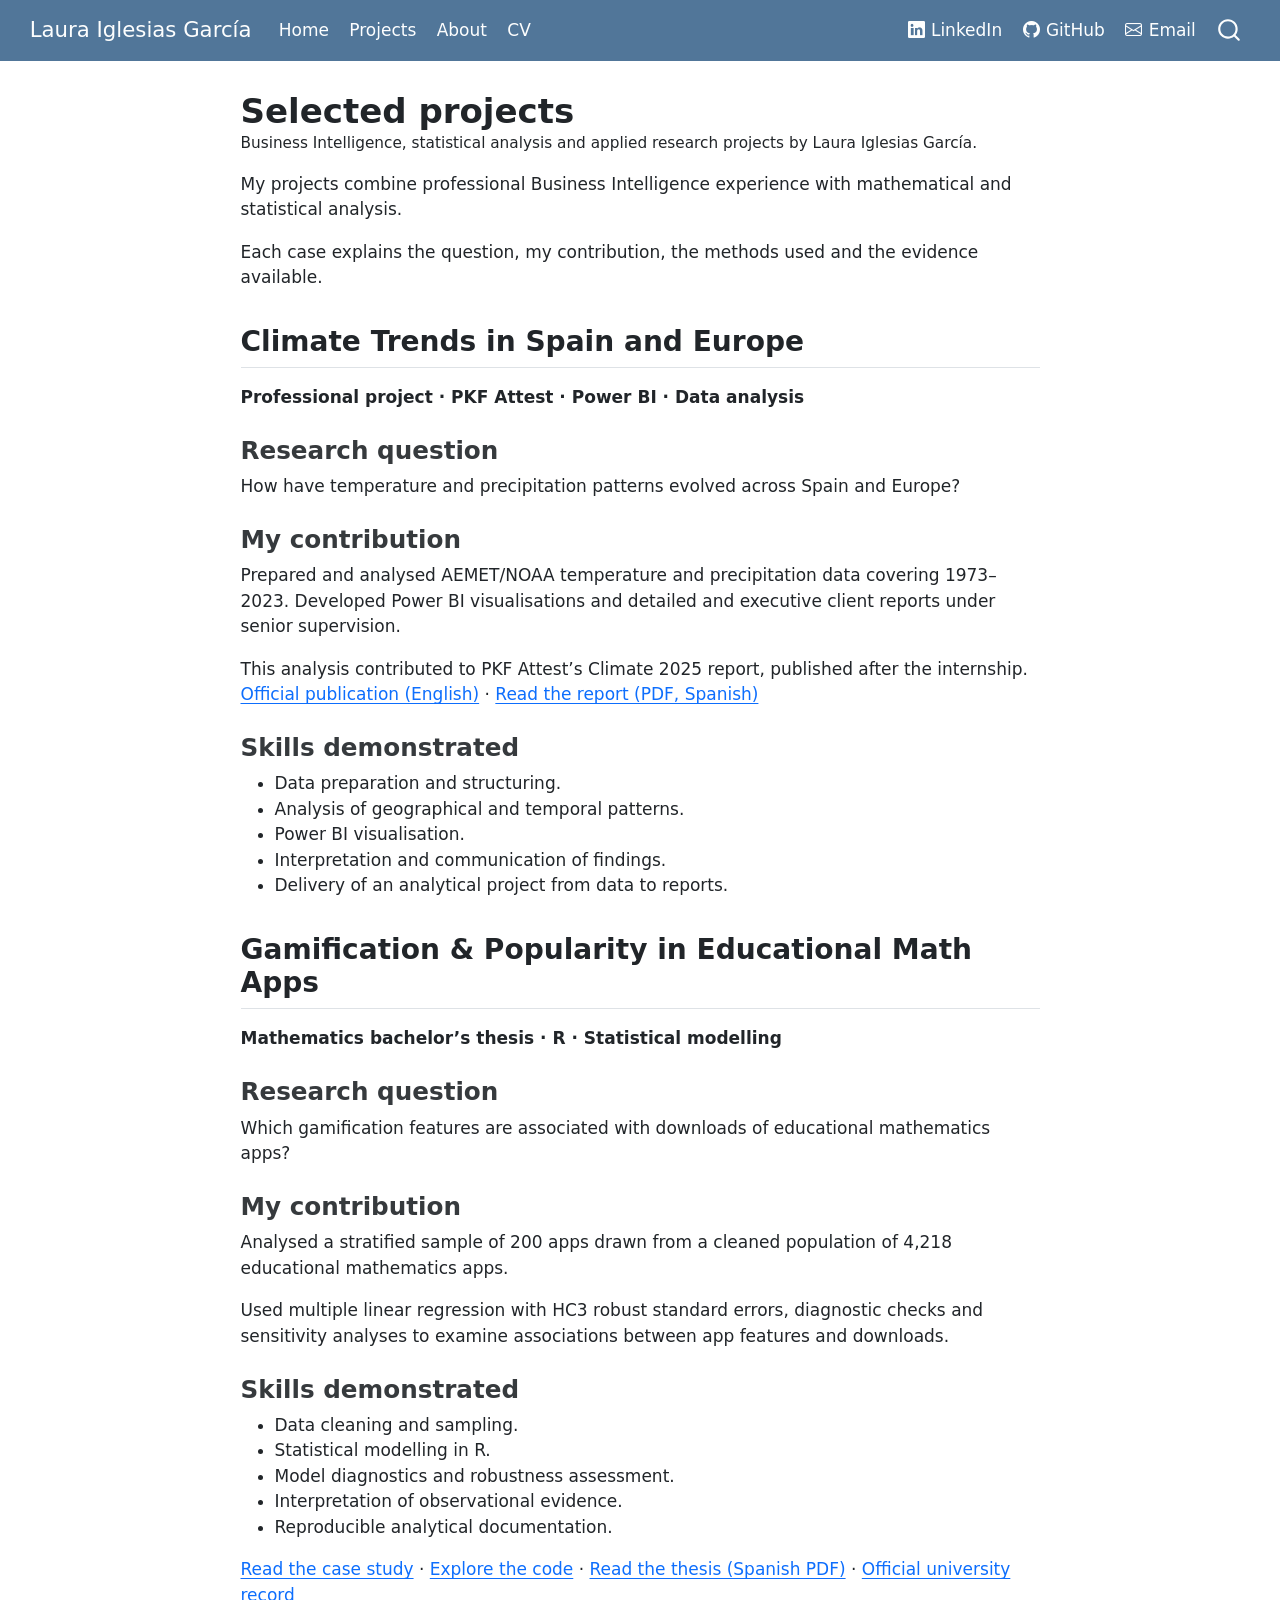
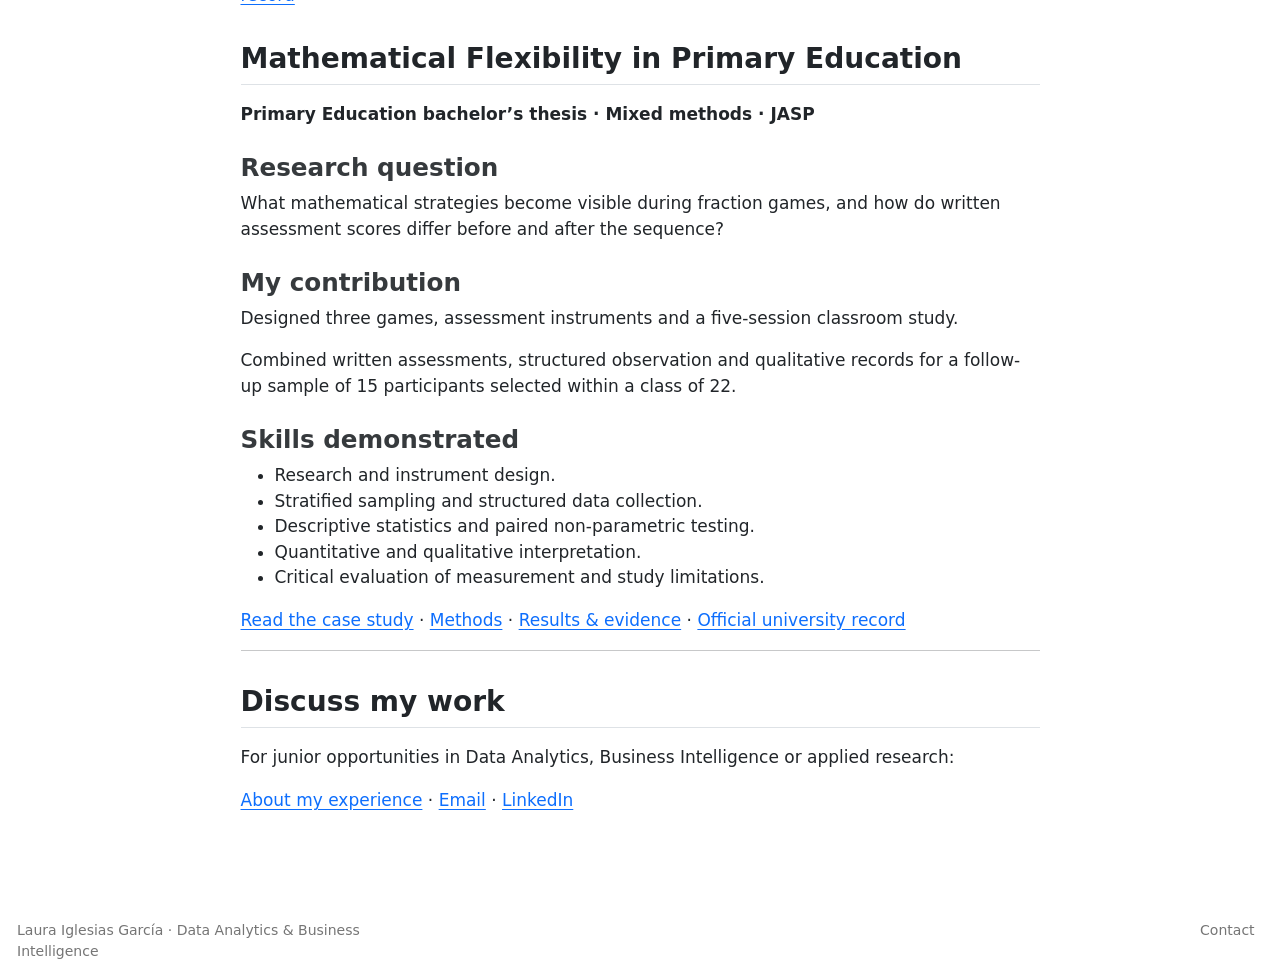
<file: projects.html>
<!DOCTYPE html>
<html xmlns="http://www.w3.org/1999/xhtml" lang="en" xml:lang="en"><head>

<meta charset="utf-8">
<meta name="generator" content="quarto-1.11.9">

<meta name="viewport" content="width=device-width, initial-scale=1.0, user-scalable=yes">

<meta name="description" content="Business Intelligence, statistical analysis and applied research projects by Laura Iglesias García.">

<title>Selected projects – Laura Iglesias García</title>
<style>
/* Default styles provided by pandoc.
** See https://pandoc.org/MANUAL.html#variables-for-html for config info.
*/
span.smallcaps{font-variant: small-caps;}
div.columns{display: flex; gap: 1.5em;}
div.column{flex: auto;}
@media screen {
div.columns{gap: min(4vw, 1.5em);}
div.column{overflow-x: auto;}
}
div.hanging-indent{margin-left: 1.5em; text-indent: -1.5em;}
ul.task-list{list-style: none;}
ul.task-list li input[type="checkbox"] {
  width: 0.8em;
  margin: 0 0.8em 0.2em -1em; /* quarto-specific, see https://github.com/quarto-dev/quarto-cli/issues/4556 */ 
  vertical-align: middle;
}
</style>


<script src="site_libs/quarto-nav/quarto-nav.js"></script>
<script src="site_libs/quarto-nav/headroom.min.js"></script>
<script src="site_libs/clipboard/clipboard.min.js"></script>
<script src="site_libs/quarto-search/autocomplete.umd.js"></script>
<script src="site_libs/quarto-search/fuse.min.js"></script>
<script src="site_libs/quarto-search/quarto-search.js"></script>
<meta name="quarto:offset" content="./">
<script src="site_libs/quarto-html/quarto.js" type="module"></script>
<script src="site_libs/quarto-html/tabsets/tabsets.js" type="module"></script>
<script src="site_libs/quarto-html/scrollable-regions/scrollable-regions.js" type="module"></script>
<script src="site_libs/quarto-html/popper.min.js"></script>
<script src="site_libs/quarto-html/tippy.umd.min.js"></script>
<script src="site_libs/quarto-html/anchor.min.js"></script>
<link href="site_libs/quarto-html/tippy.css" rel="stylesheet">
<link href="site_libs/quarto-html/quarto-syntax-highlighting-63b5708e65d6cd79cd7618c58d0c21e7.css" rel="stylesheet" id="quarto-text-highlighting-styles">
<script src="site_libs/bootstrap/bootstrap.min.js"></script>
<link href="site_libs/bootstrap/bootstrap-icons.css" rel="stylesheet">
<link href="site_libs/bootstrap/bootstrap-ded4168630e1422961a6247c4ac5fe91.min.css" rel="stylesheet" append-hash="true" id="quarto-bootstrap" data-mode="light">
<script id="quarto-search-options" type="application/json">{
  "location": "navbar",
  "copy-button": false,
  "collapse-after": 3,
  "panel-placement": "end",
  "type": "overlay",
  "limit": 50,
  "keyboard-shortcut": [
    "f",
    "/",
    "s"
  ],
  "show-item-context": false,
  "language": {
    "search-no-results-text": "No results",
    "search-matching-documents-text": "matching documents",
    "search-copy-link-title": "Copy link to search",
    "search-hide-matches-text": "Hide additional matches",
    "search-more-match-text": "more match in this document",
    "search-more-matches-text": "more matches in this document",
    "search-clear-button-title": "Clear",
    "search-text-placeholder": "",
    "search-detached-cancel-button-title": "Cancel",
    "search-submit-button-title": "Submit",
    "search-label": "Search"
  }
}</script>


<link rel="stylesheet" href="portfolio.css">
<meta property="og:title" content="Selected projects – Laura Iglesias García">
<meta property="og:description" content="Business Intelligence, statistical analysis and applied research projects by Laura Iglesias García.">
<meta property="og:site_name" content="Laura Iglesias García">
<meta name="twitter:title" content="Selected projects – Laura Iglesias García">
<meta name="twitter:description" content="Business Intelligence, statistical analysis and applied research projects by Laura Iglesias García.">
<meta name="twitter:card" content="summary">
</head>

<body class="nav-fixed fullcontent quarto-light"><a id="quarto-skip-link" class="visually-hidden-focusable" href="#quarto-document-content">Skip to main content</a>

<div id="quarto-search-results"></div>
  <header id="quarto-header" class="headroom fixed-top">
    <nav class="navbar navbar-expand-lg " data-bs-theme="dark" aria-label="Site">
      <div class="navbar-container container-fluid">
      <div class="navbar-brand-container mx-auto">
    <a class="navbar-brand" href="./index.html">
    <span class="navbar-title">Laura Iglesias García</span>
    </a>
  </div>
          <button class="navbar-toggler" type="button" data-bs-toggle="collapse" data-bs-target="#navbarCollapse" aria-controls="navbarCollapse" aria-expanded="false" aria-label="Toggle navigation" onclick="if (window.quartoToggleHeadroom) { window.quartoToggleHeadroom(); }">
  <span class="navbar-toggler-icon"></span>
</button>
          <div class="collapse navbar-collapse" id="navbarCollapse">
            <ul class="navbar-nav navbar-nav-scroll me-auto">
  <li class="nav-item">
    <a class="nav-link" href="./index.html"> 
<span class="menu-text">Home</span></a>
  </li>  
  <li class="nav-item">
    <a class="nav-link active" href="./projects.html" aria-current="page"> 
<span class="menu-text">Projects</span></a>
  </li>  
  <li class="nav-item">
    <a class="nav-link" href="./about.html"> 
<span class="menu-text">About</span></a>
  </li>  
  <li class="nav-item">
    <a class="nav-link" href="./Laura_Iglesias_García_CV.pdf"> 
<span class="menu-text">CV</span></a>
  </li>  
</ul>
            <ul class="navbar-nav navbar-nav-scroll ms-auto">
  <li class="nav-item">
    <a class="nav-link" href="https://www.linkedin.com/in/laura-iglesias-g"> <i class="bi bi-linkedin" role="img">
</i> 
<span class="menu-text">LinkedIn</span></a>
  </li>  
  <li class="nav-item">
    <a class="nav-link" href="https://github.com/lauraiglesiasgr"> <i class="bi bi-github" role="img">
</i> 
<span class="menu-text">GitHub</span></a>
  </li>  
  <li class="nav-item">
    <a class="nav-link" href="mailto:lauraiglesiasgarcia23@outlook.es"> <i class="bi bi-envelope" role="img">
</i> 
<span class="menu-text">Email</span></a>
  </li>  
</ul>
          </div> <!-- /navcollapse -->
            <div class="quarto-navbar-tools">
</div>
            <div id="quarto-search" class="" title="Search"></div>
      </div> <!-- /container-fluid -->
    </nav>
</header>
<!-- content -->
<div id="quarto-content" class="quarto-container page-columns page-rows-contents page-layout-article page-navbar">
<!-- sidebar -->
<!-- margin-sidebar -->
    
<!-- main -->
<main class="content" id="quarto-document-content" tabindex="-1">

<header id="title-block-header" class="quarto-title-block default">
<div class="quarto-title">
<h1 class="title">Selected projects</h1>
</div>

<div>
  <div class="description">
    <p>Business Intelligence, statistical analysis and applied research projects by Laura Iglesias García.</p>
  </div>
</div>


<div class="quarto-title-meta">

    
  
    
  </div>
  


</header>


<p>My projects combine professional Business Intelligence experience with mathematical and statistical analysis.</p>
<p>Each case explains the question, my contribution, the methods used and the evidence available.</p>
<section id="climate-trends-in-spain-and-europe" class="level2">
<h2 class="anchored" data-anchor-id="climate-trends-in-spain-and-europe">Climate Trends in Spain and Europe</h2>
<p><strong>Professional project · PKF Attest · Power BI · Data analysis</strong></p>
<section id="research-question" class="level3">
<h3 class="anchored" data-anchor-id="research-question">Research question</h3>
<p>How have temperature and precipitation patterns evolved across Spain and Europe?</p>
</section>
<section id="my-contribution" class="level3">
<h3 class="anchored" data-anchor-id="my-contribution">My contribution</h3>
<p>Prepared and analysed AEMET/NOAA temperature and precipitation data covering 1973–2023. Developed Power BI visualisations and detailed and executive client reports under senior supervision.</p>
<p>This analysis contributed to PKF Attest’s Climate 2025 report, published after the internship. <a href="https://www.pkf-attest.es/tecnologia/en/novedades-itc/informe-clima-2025-datos-power-bi/">Official publication (English)</a> · <a href="https://www.pkf-attest.es/tecnologia/wp-content/uploads/sites/2/2025/09/Informe-Clima-2025-min.pdf">Read the report (PDF, Spanish)</a></p>
</section>
<section id="skills-demonstrated" class="level3">
<h3 class="anchored" data-anchor-id="skills-demonstrated">Skills demonstrated</h3>
<ul>
<li>Data preparation and structuring.</li>
<li>Analysis of geographical and temporal patterns.</li>
<li>Power BI visualisation.</li>
<li>Interpretation and communication of findings.</li>
<li>Delivery of an analytical project from data to reports.</li>
</ul>
</section>
</section>
<section id="gamification-popularity-in-educational-math-apps" class="level2">
<h2 class="anchored" data-anchor-id="gamification-popularity-in-educational-math-apps">Gamification &amp; Popularity in Educational Math Apps</h2>
<p><strong>Mathematics bachelor’s thesis · R · Statistical modelling</strong></p>
<section id="research-question-1" class="level3">
<h3 class="anchored" data-anchor-id="research-question-1">Research question</h3>
<p>Which gamification features are associated with downloads of educational mathematics apps?</p>
</section>
<section id="my-contribution-1" class="level3">
<h3 class="anchored" data-anchor-id="my-contribution-1">My contribution</h3>
<p>Analysed a stratified sample of 200 apps drawn from a cleaned population of 4,218 educational mathematics apps.</p>
<p>Used multiple linear regression with HC3 robust standard errors, diagnostic checks and sensitivity analyses to examine associations between app features and downloads.</p>
</section>
<section id="skills-demonstrated-1" class="level3">
<h3 class="anchored" data-anchor-id="skills-demonstrated-1">Skills demonstrated</h3>
<ul>
<li>Data cleaning and sampling.</li>
<li>Statistical modelling in R.</li>
<li>Model diagnostics and robustness assessment.</li>
<li>Interpretation of observational evidence.</li>
<li>Reproducible analytical documentation.</li>
</ul>
<p><a href="./gamification.html">Read the case study</a> · <a href="https://github.com/lauraiglesiasgr/gamification-math-apps-analysis/tree/main/R">Explore the code</a> · <a href="report/TFG_Iglesias_Garcia.pdf">Read the thesis (Spanish PDF)</a> · <a href="https://hdl.handle.net/10115/414797">Official university record</a></p>
</section>
</section>
<section id="mathematical-flexibility-in-primary-education" class="level2">
<h2 class="anchored" data-anchor-id="mathematical-flexibility-in-primary-education">Mathematical Flexibility in Primary Education</h2>
<p><strong>Primary Education bachelor’s thesis · Mixed methods · JASP</strong></p>
<section id="research-question-2" class="level3">
<h3 class="anchored" data-anchor-id="research-question-2">Research question</h3>
<p>What mathematical strategies become visible during fraction games, and how do written assessment scores differ before and after the sequence?</p>
</section>
<section id="my-contribution-2" class="level3">
<h3 class="anchored" data-anchor-id="my-contribution-2">My contribution</h3>
<p>Designed three games, assessment instruments and a five-session classroom study.</p>
<p>Combined written assessments, structured observation and qualitative records for a follow-up sample of 15 participants selected within a class of 22.</p>
</section>
<section id="skills-demonstrated-2" class="level3">
<h3 class="anchored" data-anchor-id="skills-demonstrated-2">Skills demonstrated</h3>
<ul>
<li>Research and instrument design.</li>
<li>Stratified sampling and structured data collection.</li>
<li>Descriptive statistics and paired non-parametric testing.</li>
<li>Quantitative and qualitative interpretation.</li>
<li>Critical evaluation of measurement and study limitations.</li>
</ul>
<p><a href="./mathematical-flexibility/index.html">Read the case study</a> · <a href="./mathematical-flexibility/methods.html">Methods</a> · <a href="./mathematical-flexibility/evidence.html">Results &amp; evidence</a> · <a href="https://hdl.handle.net/10115/428077">Official university record</a></p>
<hr>
</section>
</section>
<section id="discuss-my-work" class="level2">
<h2 class="anchored" data-anchor-id="discuss-my-work">Discuss my work</h2>
<p>For junior opportunities in Data Analytics, Business Intelligence or applied research:</p>
<p><a href="./about.html">About my experience</a> · <a href="mailto:lauraiglesiasgarcia23@outlook.es">Email</a> · <a href="https://www.linkedin.com/in/laura-iglesias-g">LinkedIn</a></p>


</section>

</main> <!-- /main -->
<script id="quarto-html-after-body" type="application/javascript">
  window.document.addEventListener("DOMContentLoaded", function (event) {
    const icon = "";
    const anchorJS = new window.AnchorJS();
    anchorJS.options = {
      placement: 'right',
      icon: icon
    };
    anchorJS.add('.anchored');
    const isCodeAnnotation = (el) => {
      for (const clz of el.classList) {
        if (clz.startsWith('code-annotation-')) {                     
          return true;
        }
      }
      return false;
    }
    const onCopySuccess = function(e) {
      // button target
      const button = e.trigger;
      // don't keep focus
      button.blur();
      // flash "checked"
      button.classList.add('code-copy-button-checked');
      var currentTitle = button.getAttribute("title");
      button.setAttribute("title", "Copied!");
      let tooltip;
      if (window.bootstrap) {
        button.setAttribute("data-bs-toggle", "tooltip");
        button.setAttribute("data-bs-placement", "left");
        button.setAttribute("data-bs-title", "Copied!");
        tooltip = new bootstrap.Tooltip(button, 
          { trigger: "manual", 
            customClass: "code-copy-button-tooltip",
            offset: [0, -8]});
        tooltip.show();    
      }
      setTimeout(function() {
        if (tooltip) {
          tooltip.hide();
          button.removeAttribute("data-bs-title");
          button.removeAttribute("data-bs-toggle");
          button.removeAttribute("data-bs-placement");
        }
        button.setAttribute("title", currentTitle);
        button.classList.remove('code-copy-button-checked');
      }, 1000);
      // clear code selection
      e.clearSelection();
    }
    const getTextToCopy = function(trigger) {
      const outerScaffold = trigger.parentElement.cloneNode(true);
      const codeEl = outerScaffold.querySelector('code');
      for (const childEl of codeEl.children) {
        if (isCodeAnnotation(childEl)) {
          childEl.remove();
        }
      }
      return codeEl.innerText;
    }
    const clipboard = new window.ClipboardJS('.code-copy-button:not([data-in-quarto-modal])', {
      text: getTextToCopy
    });
    clipboard.on('success', onCopySuccess);
    if (window.document.getElementById('quarto-embedded-source-code-modal')) {
      const clipboardModal = new window.ClipboardJS('.code-copy-button[data-in-quarto-modal]', {
        text: getTextToCopy,
        container: window.document.getElementById('quarto-embedded-source-code-modal')
      });
      clipboardModal.on('success', onCopySuccess);
    }
      var localhostRegex = new RegExp(/^(?:http|https):\/\/localhost\:?[0-9]*\//);
      var mailtoRegex = new RegExp(/^mailto:/);
        var filterRegex = new RegExp("https:\/\/lauraiglesiasgr\.github\.io\/gamification-math-apps-analysis\/");
      var isInternal = (href) => {
          return filterRegex.test(href) || localhostRegex.test(href) || mailtoRegex.test(href);
      }
      // Inspect non-navigation links and adorn them if external
      window.quartoDecorateExternalLinks = function (root) {
     var links = (root || window.document).querySelectorAll('a[href]:not(.nav-link):not(.navbar-brand):not(.toc-action):not(.sidebar-link):not(.sidebar-item-toggle):not(.pagination-link):not(.no-external):not([aria-hidden]):not(.dropdown-item):not(.quarto-navigation-tool):not(.about-link)');
      for (var i=0; i<links.length; i++) {
        const link = links[i];
        if (!isInternal(link.href)) {
          // undo the damage that might have been done by quarto-nav.js in the case of
          // links that we want to consider external
          if (link.dataset.originalHref !== undefined) {
            link.href = link.dataset.originalHref;
          }
          if (!link.classList.contains('no-external-icon')) {
          }
        }
      }
      };
      window.quartoDecorateExternalLinks(window.document);
    // Esc closes the popup (WCAG 1.4.13) and focus leaving both trigger and
    // popup closes it (WCAG 2.4.11); tippy handles neither for interactive popups.
    const hideOnEscAndFocusOut = {
      name: 'hideOnEscAndFocusOut',
      defaultValue: true,
      fn(instance) {
        const dismiss = () => {
          // A show scheduled by the trigger delay would otherwise reopen it
          instance.clearDelayTimeouts();
          instance.hide();
        };
        const onKeyDown = (event) => {
          if (event.key !== 'Escape') {
            return;
          }
          // Keep Esc from also reaching page handlers (e.g. reveal.js overview),
          // except an open reveal.js slide menu, which Esc should close too.
          // The menu handles keys only when its keyboard option is on.
          const menuHandlesEsc = window.Reveal?.getPlugin?.('menu')?.isOpen() &&
            window.Reveal.getConfig().menu?.keyboard !== false;
          if (!menuHandlesEsc) {
            event.stopPropagation();
          }
          if (instance.popper.contains(window.document.activeElement)) {
            // Disabled while refocusing so the focus trigger does not reopen it
            instance.disable();
            instance.reference.focus();
            instance.enable();
          }
          dismiss();
        };
        const onFocusOut = (event) => {
          const target = event.relatedTarget;
          if (target && !instance.reference.contains(target) &&
              !instance.popper.contains(target)) {
            dismiss();
          }
        };
        // On the trigger too: a click trigger (code-annotations: select) has no
        // blur handling. Attached for the instance's lifetime so leaving the
        // trigger also cancels a show still pending on the trigger delay.
        instance.reference.addEventListener('focusout', onFocusOut);
        return {
          onShow() {
            window.document.addEventListener('keydown', onKeyDown, true);
            instance.popper.addEventListener('focusout', onFocusOut);
          },
          onHide() {
            window.document.removeEventListener('keydown', onKeyDown, true);
            instance.popper.removeEventListener('focusout', onFocusOut);
          },
          onDestroy() {
            instance.reference.removeEventListener('focusout', onFocusOut);
          },
        };
      },
    };
    function tippyHover(el, contentFn, onTriggerFn, onUntriggerFn) {
      const config = {
        allowHTML: true,
        maxWidth: 500,
        delay: 100,
        arrow: false,
        appendTo: function(el) {
            return el.parentElement;
        },
        interactive: true,
        interactiveBorder: 10,
        theme: 'quarto',
        placement: 'bottom-start',
        plugins: [hideOnEscAndFocusOut],
      };
      if (contentFn) {
        config.content = contentFn;
      }
      if (onTriggerFn) {
        config.onTrigger = onTriggerFn;
      }
      if (onUntriggerFn) {
        config.onUntrigger = onUntriggerFn;
      }
      window.tippy(el, config); 
    }
    const noterefs = window.document.querySelectorAll('a[role="doc-noteref"]');
    for (var i=0; i<noterefs.length; i++) {
      const ref = noterefs[i];
      tippyHover(ref, function() {
        // use id or data attribute instead here
        let href = ref.getAttribute('data-footnote-href') || ref.getAttribute('href');
        try { href = new URL(href).hash; } catch {}
        const id = href.replace(/^#\/?/, "");
        const note = window.document.getElementById(id);
        if (note) {
          return note.innerHTML;
        } else {
          return "";
        }
      });
    }
    const xrefs = window.document.querySelectorAll('a.quarto-xref');
    const processXRef = (id, note) => {
      // Strip column container classes
      const stripColumnClz = (el) => {
        el.classList.remove("page-full", "page-columns");
        if (el.children) {
          for (const child of el.children) {
            stripColumnClz(child);
          }
        }
      }
      stripColumnClz(note)
      if (id === null || id.startsWith('sec-')) {
        // Special case sections, only their first couple elements
        const container = document.createElement("div");
        if (note.children && note.children.length > 2) {
          container.appendChild(note.children[0].cloneNode(true));
          for (let i = 1; i < note.children.length; i++) {
            const child = note.children[i];
            if (child.tagName === "P" && child.innerText === "") {
              continue;
            } else {
              container.appendChild(child.cloneNode(true));
              break;
            }
          }
          if (window.Quarto?.typesetMath) {
            window.Quarto.typesetMath(container);
          }
          return container.innerHTML
        } else {
          if (window.Quarto?.typesetMath) {
            window.Quarto.typesetMath(note);
          }
          return note.innerHTML;
        }
      } else {
        // Remove any anchor links if they are present
        const anchorLink = note.querySelector('a.anchorjs-link');
        if (anchorLink) {
          anchorLink.remove();
        }
        if (window.Quarto?.typesetMath) {
          window.Quarto.typesetMath(note);
        }
        if (note.classList.contains("callout")) {
          return note.outerHTML;
        } else {
          return note.innerHTML;
        }
      }
    }
    for (var i=0; i<xrefs.length; i++) {
      const xref = xrefs[i];
      tippyHover(xref, undefined, function(instance) {
        instance.disable();
        let url = xref.getAttribute('href');
        let hash = undefined; 
        if (url.startsWith('#')) {
          hash = url;
        } else {
          try { hash = new URL(url).hash; } catch {}
        }
        if (hash) {
          const id = hash.replace(/^#\/?/, "");
          const note = window.document.getElementById(id);
          if (note !== null) {
            try {
              const html = processXRef(id, note.cloneNode(true));
              instance.setContent(html);
            } finally {
              instance.enable();
              instance.show();
            }
          } else {
            // See if we can fetch this
            fetch(url.split('#')[0])
            .then(res => res.text())
            .then(html => {
              const parser = new DOMParser();
              const htmlDoc = parser.parseFromString(html, "text/html");
              const note = htmlDoc.getElementById(id);
              if (note !== null) {
                const html = processXRef(id, note);
                instance.setContent(html);
              } 
            }).finally(() => {
              instance.enable();
              instance.show();
            });
          }
        } else {
          // See if we can fetch a full url (with no hash to target)
          // This is a special case and we should probably do some content thinning / targeting
          fetch(url)
          .then(res => res.text())
          .then(html => {
            const parser = new DOMParser();
            const htmlDoc = parser.parseFromString(html, "text/html");
            const note = htmlDoc.querySelector('main.content');
            if (note !== null) {
              // This should only happen for chapter cross references
              // (since there is no id in the URL)
              // remove the first header
              if (note.children.length > 0 && note.children[0].tagName === "HEADER") {
                note.children[0].remove();
              }
              const html = processXRef(null, note);
              instance.setContent(html);
            } 
          }).finally(() => {
            instance.enable();
            instance.show();
          });
        }
      }, function(instance) {
      });
    }
        let selectedAnnoteEl;
        const selectorForAnnotation = ( cell, annotation) => {
          let cellAttr = 'data-code-cell="' + cell + '"';
          let lineAttr = 'data-code-annotation="' +  annotation + '"';
          const selector = 'span[' + cellAttr + '][' + lineAttr + ']';
          return selector;
        }
        const selectCodeLines = (annoteEl) => {
          const doc = window.document;
          const targetCell = annoteEl.getAttribute("data-target-cell");
          const targetAnnotation = annoteEl.getAttribute("data-target-annotation");
          const annoteSpan = window.document.querySelector(selectorForAnnotation(targetCell, targetAnnotation));
          const lines = annoteSpan.getAttribute("data-code-lines").split(",");
          const lineIds = lines.map((line) => {
            return targetCell + "-" + line;
          })
          // Each band is positioned against its own containing block, which is
          // not the offsetParent of the lines, so place it from client rects.
          const placeBand = (band, firstEl, lastEl, codeBlock) => {
            const container = band.offsetParent;
            if (container === null) {
              return;
            }
            const containerRect = container.getBoundingClientRect();
            // Reveal.js scales slides with a transform, so convert client
            // pixels back to the CSS pixels of the container.
            const scale = containerRect.height / container.offsetHeight || 1;
            const firstRect = firstEl.getBoundingClientRect();
            const lastRect = lastEl.getBoundingClientRect();
            const top = (firstRect.top - containerRect.top) / scale - container.clientTop + container.scrollTop;
            const height = (lastRect.bottom - firstRect.top) / scale;
            band.style.top = top - 2 + "px";
            band.style.height = height + 4 + "px";
            if (codeBlock) {
              // Without the copy button wrapper, the containing block is wider
              // than the code block, so span the code block explicitly.
              const blockRect = codeBlock.getBoundingClientRect();
              band.style.left = (blockRect.left - containerRect.left) / scale - container.clientLeft + container.scrollLeft + "px";
              band.style.width = blockRect.width / scale + "px";
            }
          };
          if (lineIds.length > 0) {
            const el = window.document.getElementById(lineIds[0]);
            const lastEl = window.document.getElementById(lineIds[lineIds.length - 1]);
            const parent = el.parentElement.parentElement;
            // cook up a div (if necessary) and position it
            let div = window.document.getElementById("code-annotation-line-highlight");
            if (div === null) {
              div = window.document.createElement("div");
              div.setAttribute("id", "code-annotation-line-highlight");
              div.style.position = 'absolute';
              parent.appendChild(div);
            }
            placeBand(div, el, lastEl, parent.closest("div.sourceCode") || parent);
            let gutterDiv = window.document.getElementById("code-annotation-line-highlight-gutter");
            if (gutterDiv === null) {
              gutterDiv = window.document.createElement("div");
              gutterDiv.setAttribute("id", "code-annotation-line-highlight-gutter");
              gutterDiv.style.position = 'absolute';
              const codeCell = window.document.getElementById(targetCell);
              const gutter = codeCell.querySelector('.code-annotation-gutter');
              gutter.appendChild(gutterDiv);
            }
            placeBand(gutterDiv, el, lastEl);
            selectedAnnoteEl = annoteEl;
          }
        };
        const unselectCodeLines = () => {
          const elementsIds = ["code-annotation-line-highlight", "code-annotation-line-highlight-gutter"];
          elementsIds.forEach((elId) => {
            const div = window.document.getElementById(elId);
            if (div) {
              div.remove();
            }
          });
          selectedAnnoteEl = undefined;
        };
          // Handle positioning of the toggle
      window.addEventListener(
        "resize",
        throttle(() => {
          elRect = undefined;
          if (selectedAnnoteEl) {
            selectCodeLines(selectedAnnoteEl);
          }
        }, 10)
      );
      function throttle(fn, ms) {
      let throttle = false;
      let timer;
        return (...args) => {
          if(!throttle) { // first call gets through
              fn.apply(this, args);
              throttle = true;
          } else { // all the others get throttled
              if(timer) clearTimeout(timer); // cancel #2
              timer = setTimeout(() => {
                fn.apply(this, args);
                timer = throttle = false;
              }, ms);
          }
        };
      }
        // Attach click handler to the DT
        const annoteDls = window.document.querySelectorAll('dt[data-target-cell]');
        for (const annoteDlNode of annoteDls) {
          annoteDlNode.addEventListener('click', (event) => {
            const clickedEl = event.target;
            if (clickedEl !== selectedAnnoteEl) {
              unselectCodeLines();
              const activeEl = window.document.querySelector('dt[data-target-cell].code-annotation-active');
              if (activeEl) {
                activeEl.classList.remove('code-annotation-active');
              }
              selectCodeLines(clickedEl);
              clickedEl.classList.add('code-annotation-active');
            } else {
              // Unselect the line
              unselectCodeLines();
              clickedEl.classList.remove('code-annotation-active');
            }
          });
        }
    const findCites = (el) => {
      const parentEl = el.parentElement;
      if (parentEl) {
        const cites = parentEl.dataset.cites;
        if (cites) {
          return {
            el,
            cites: cites.split(' ')
          };
        } else {
          return findCites(el.parentElement)
        }
      } else {
        return undefined;
      }
    };
    var bibliorefs = window.document.querySelectorAll('a[role="doc-biblioref"]');
    for (var i=0; i<bibliorefs.length; i++) {
      const ref = bibliorefs[i];
      const citeInfo = findCites(ref);
      if (citeInfo) {
        tippyHover(citeInfo.el, function() {
          var popup = window.document.createElement('div');
          citeInfo.cites.forEach(function(cite) {
            var citeDiv = window.document.createElement('div');
            citeDiv.classList.add('hanging-indent');
            citeDiv.classList.add('csl-entry');
            var biblioDiv = window.document.getElementById('ref-' + cite);
            if (biblioDiv) {
              citeDiv.innerHTML = biblioDiv.innerHTML;
            }
            popup.appendChild(citeDiv);
          });
          return popup.innerHTML;
        });
      }
    }
  });
  </script>
  <script type="application/javascript">
  window.quartoScrollableRegionsLabels = {"code":"Scrollable code","output":"Scrollable output"};
  </script>
</div> <!-- /content -->
<footer class="footer">
  <div class="nav-footer">
    <div class="nav-footer-left">
<p>Laura Iglesias García · Data Analytics &amp; Business Intelligence</p>
</div>   
    <div class="nav-footer-center">
      &nbsp;
    </div>
    <div class="nav-footer-right">
      <ul class="footer-items list-unstyled">
    <li class="nav-item">
    <a class="nav-link" href="mailto:lauraiglesiasgarcia23@outlook.es">
<p>Contact</p>
</a>
  </li>  
</ul>
    </div>
  </div>
</footer>




</body></html>
</file>
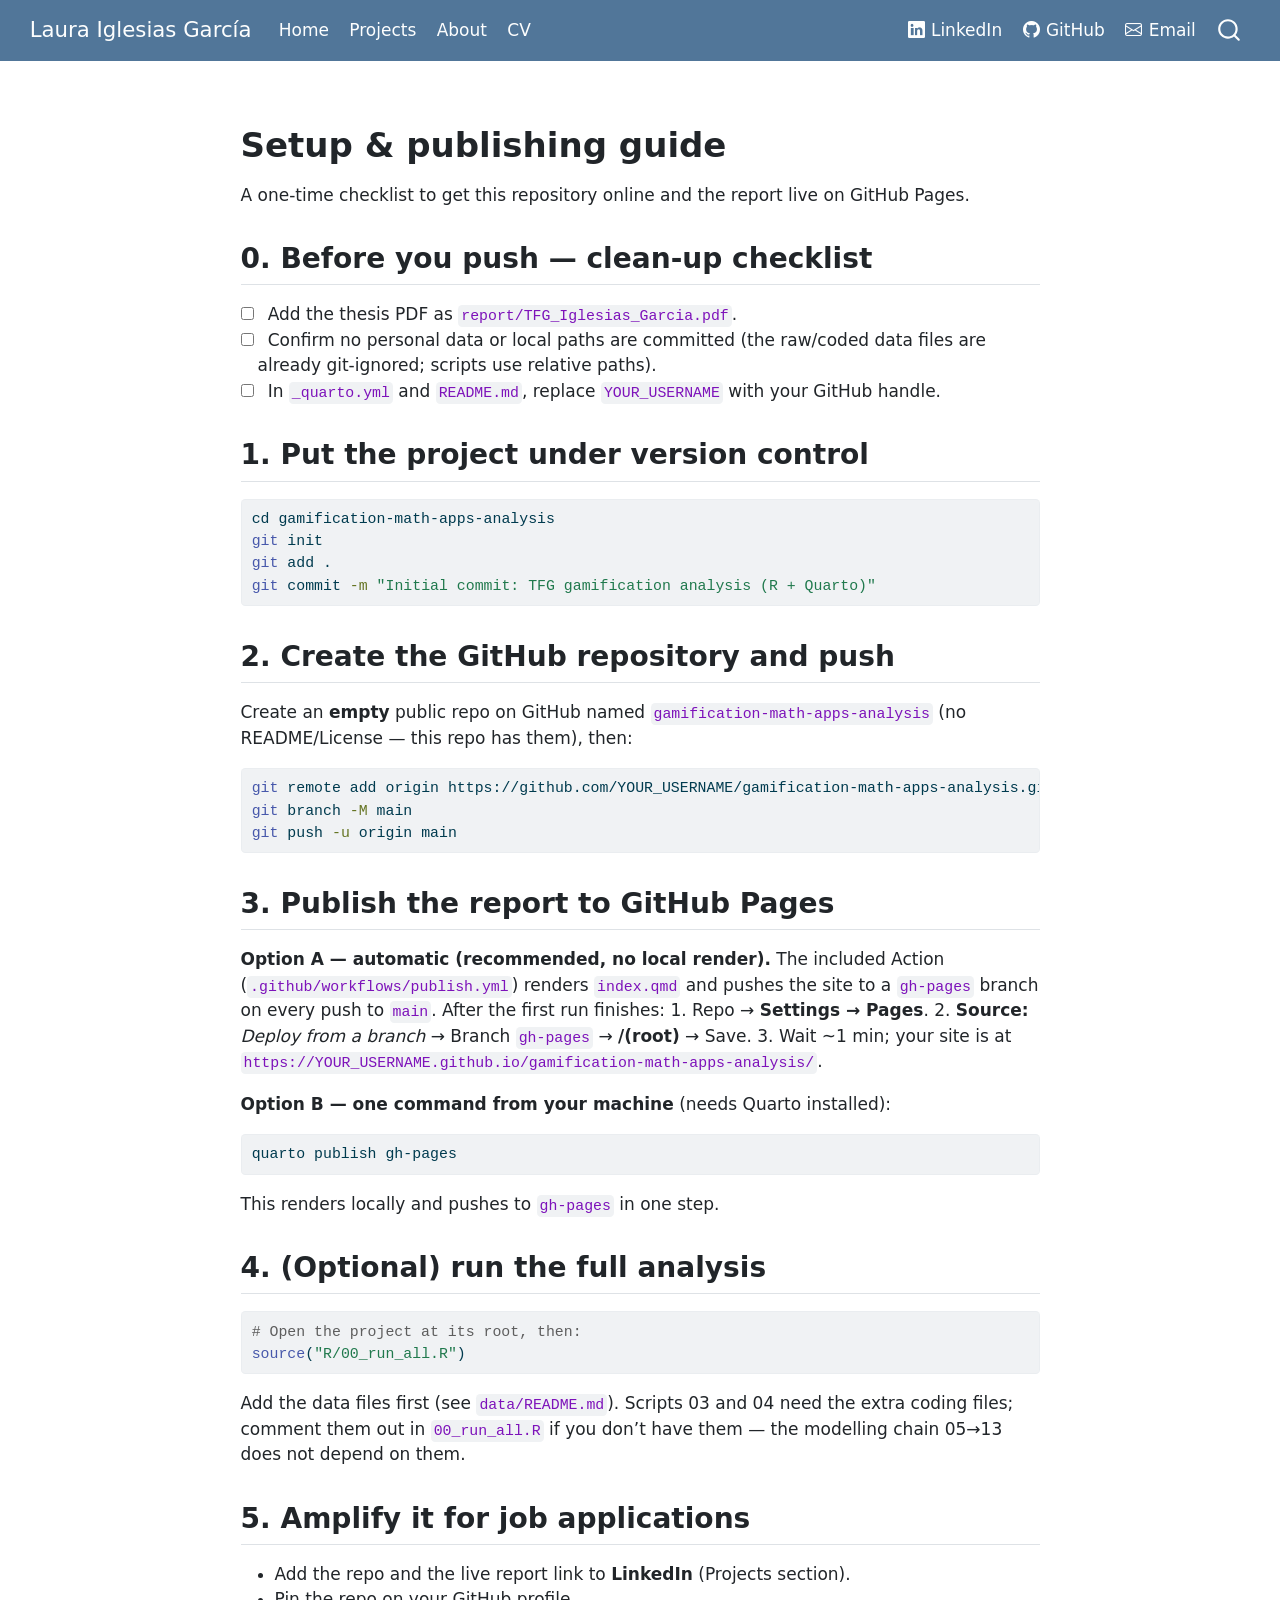
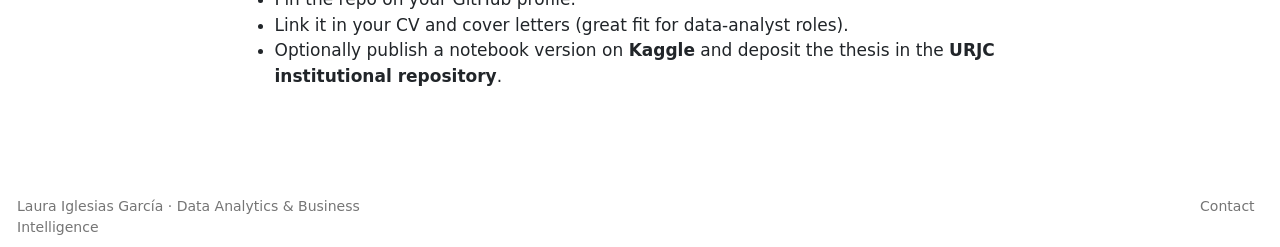
<file: SETUP.html>
<!DOCTYPE html>
<html xmlns="http://www.w3.org/1999/xhtml" lang="en" xml:lang="en"><head>

<meta charset="utf-8">
<meta name="generator" content="quarto-1.11.9">

<meta name="viewport" content="width=device-width, initial-scale=1.0, user-scalable=yes">


<title>setup – Laura Iglesias García</title>
<style>
/* Default styles provided by pandoc.
** See https://pandoc.org/MANUAL.html#variables-for-html for config info.
*/
span.smallcaps{font-variant: small-caps;}
div.columns{display: flex; gap: 1.5em;}
div.column{flex: auto;}
@media screen {
div.columns{gap: min(4vw, 1.5em);}
div.column{overflow-x: auto;}
}
div.hanging-indent{margin-left: 1.5em; text-indent: -1.5em;}
ul.task-list{list-style: none;}
ul.task-list li input[type="checkbox"] {
  width: 0.8em;
  margin: 0 0.8em 0.2em -1em; /* quarto-specific, see https://github.com/quarto-dev/quarto-cli/issues/4556 */ 
  vertical-align: middle;
}
/* CSS for syntax highlighting */
html { -webkit-text-size-adjust: 100%; }
pre > code.sourceCode { white-space: pre; position: relative; }
pre > code.sourceCode > span { display: inline-block; line-height: 1.25; }
pre > code.sourceCode > span:empty { height: 1.2em; }
.sourceCode { overflow: visible; }
code.sourceCode > span { color: inherit; text-decoration: inherit; }
div.sourceCode { margin: 1em 0; }
pre.sourceCode { margin: 0; }
@media screen {
div.sourceCode { overflow: auto; }
}
@media print {
pre > code.sourceCode { white-space: pre-wrap; }
pre > code.sourceCode > span { text-indent: -5em; padding-left: 5em; }
}
pre.numberSource code
  { counter-reset: source-line 0; }
pre.numberSource code > span
  { position: relative; left: -4em; counter-increment: source-line; }
pre.numberSource code > span > a:first-child::before
  { content: counter(source-line);
    position: relative; left: -1em; text-align: right; vertical-align: baseline;
    border: none; display: inline-block;
    -webkit-touch-callout: none; -webkit-user-select: none;
    -khtml-user-select: none; -moz-user-select: none;
    -ms-user-select: none; user-select: none;
    padding: 0 4px; width: 4em;
  }
pre.numberSource { margin-left: 3em;  padding-left: 4px; }
div.sourceCode
  {   }
@media screen {
pre > code.sourceCode > span > a:first-child::before { text-decoration: underline; }
}
</style>


<script src="site_libs/quarto-nav/quarto-nav.js"></script>
<script src="site_libs/quarto-nav/headroom.min.js"></script>
<script src="site_libs/clipboard/clipboard.min.js"></script>
<script src="site_libs/quarto-search/autocomplete.umd.js"></script>
<script src="site_libs/quarto-search/fuse.min.js"></script>
<script src="site_libs/quarto-search/quarto-search.js"></script>
<meta name="quarto:offset" content="./">
<script src="site_libs/quarto-html/quarto.js" type="module"></script>
<script src="site_libs/quarto-html/tabsets/tabsets.js" type="module"></script>
<script src="site_libs/quarto-html/scrollable-regions/scrollable-regions.js" type="module"></script>
<script src="site_libs/quarto-html/popper.min.js"></script>
<script src="site_libs/quarto-html/tippy.umd.min.js"></script>
<script src="site_libs/quarto-html/anchor.min.js"></script>
<link href="site_libs/quarto-html/tippy.css" rel="stylesheet">
<link href="site_libs/quarto-html/quarto-syntax-highlighting-63b5708e65d6cd79cd7618c58d0c21e7.css" rel="stylesheet" id="quarto-text-highlighting-styles">
<script src="site_libs/bootstrap/bootstrap.min.js"></script>
<link href="site_libs/bootstrap/bootstrap-icons.css" rel="stylesheet">
<link href="site_libs/bootstrap/bootstrap-ded4168630e1422961a6247c4ac5fe91.min.css" rel="stylesheet" append-hash="true" id="quarto-bootstrap" data-mode="light">
<script id="quarto-search-options" type="application/json">{
  "location": "navbar",
  "copy-button": false,
  "collapse-after": 3,
  "panel-placement": "end",
  "type": "overlay",
  "limit": 50,
  "keyboard-shortcut": [
    "f",
    "/",
    "s"
  ],
  "show-item-context": false,
  "language": {
    "search-no-results-text": "No results",
    "search-matching-documents-text": "matching documents",
    "search-copy-link-title": "Copy link to search",
    "search-hide-matches-text": "Hide additional matches",
    "search-more-match-text": "more match in this document",
    "search-more-matches-text": "more matches in this document",
    "search-clear-button-title": "Clear",
    "search-text-placeholder": "",
    "search-detached-cancel-button-title": "Cancel",
    "search-submit-button-title": "Submit",
    "search-label": "Search"
  }
}</script>


<link rel="stylesheet" href="portfolio.css">
<meta property="og:title" content="Laura Iglesias García">
<meta property="og:description" content="Mathematics graduate with Business Intelligence experience. Power BI, SQL, Python and R. Portfolio of data analysis and applied research projects.">
<meta property="og:site_name" content="Laura Iglesias García">
<meta name="twitter:title" content="Laura Iglesias García">
<meta name="twitter:description" content="Mathematics graduate with Business Intelligence experience. Power BI, SQL, Python and R. Portfolio of data analysis and applied research projects.">
<meta name="twitter:card" content="summary">
</head>

<body class="nav-fixed fullcontent quarto-light"><a id="quarto-skip-link" class="visually-hidden-focusable" href="#quarto-document-content">Skip to main content</a>

<div id="quarto-search-results"></div>
  <header id="quarto-header" class="headroom fixed-top">
    <nav class="navbar navbar-expand-lg " data-bs-theme="dark" aria-label="Site">
      <div class="navbar-container container-fluid">
      <div class="navbar-brand-container mx-auto">
    <a class="navbar-brand" href="./index.html">
    <span class="navbar-title">Laura Iglesias García</span>
    </a>
  </div>
          <button class="navbar-toggler" type="button" data-bs-toggle="collapse" data-bs-target="#navbarCollapse" aria-controls="navbarCollapse" aria-expanded="false" aria-label="Toggle navigation" onclick="if (window.quartoToggleHeadroom) { window.quartoToggleHeadroom(); }">
  <span class="navbar-toggler-icon"></span>
</button>
          <div class="collapse navbar-collapse" id="navbarCollapse">
            <ul class="navbar-nav navbar-nav-scroll me-auto">
  <li class="nav-item">
    <a class="nav-link" href="./index.html"> 
<span class="menu-text">Home</span></a>
  </li>  
  <li class="nav-item">
    <a class="nav-link" href="./projects.html"> 
<span class="menu-text">Projects</span></a>
  </li>  
  <li class="nav-item">
    <a class="nav-link" href="./about.html"> 
<span class="menu-text">About</span></a>
  </li>  
  <li class="nav-item">
    <a class="nav-link" href="./Laura_Iglesias_García_CV.pdf"> 
<span class="menu-text">CV</span></a>
  </li>  
</ul>
            <ul class="navbar-nav navbar-nav-scroll ms-auto">
  <li class="nav-item">
    <a class="nav-link" href="https://www.linkedin.com/in/laura-iglesias-g"> <i class="bi bi-linkedin" role="img">
</i> 
<span class="menu-text">LinkedIn</span></a>
  </li>  
  <li class="nav-item">
    <a class="nav-link" href="https://github.com/lauraiglesiasgr"> <i class="bi bi-github" role="img">
</i> 
<span class="menu-text">GitHub</span></a>
  </li>  
  <li class="nav-item">
    <a class="nav-link" href="mailto:lauraiglesiasgarcia23@outlook.es"> <i class="bi bi-envelope" role="img">
</i> 
<span class="menu-text">Email</span></a>
  </li>  
</ul>
          </div> <!-- /navcollapse -->
            <div class="quarto-navbar-tools">
</div>
            <div id="quarto-search" class="" title="Search"></div>
      </div> <!-- /container-fluid -->
    </nav>
</header>
<!-- content -->
<div id="quarto-content" class="quarto-container page-columns page-rows-contents page-layout-article page-navbar">
<!-- sidebar -->
<!-- margin-sidebar -->
    
<!-- main -->
<main class="content" id="quarto-document-content" tabindex="-1"><header id="title-block-header" class="quarto-title-block"></header>




<section id="setup-publishing-guide" class="level1">
<h1>Setup &amp; publishing guide</h1>
<p>A one-time checklist to get this repository online and the report live on GitHub Pages.</p>
<section id="before-you-push-clean-up-checklist" class="level2">
<h2 class="anchored" data-anchor-id="before-you-push-clean-up-checklist">0. Before you push — clean-up checklist</h2>
<ul class="task-list">
<li><label><input type="checkbox">Add the thesis PDF as <code>report/TFG_Iglesias_Garcia.pdf</code>.</label></li>
<li><label><input type="checkbox">Confirm no personal data or local paths are committed (the raw/coded data files are already git-ignored; scripts use relative paths).</label></li>
<li><label><input type="checkbox">In <code>_quarto.yml</code> and <code>README.md</code>, replace <code>YOUR_USERNAME</code> with your GitHub handle.</label></li>
</ul>
</section>
<section id="put-the-project-under-version-control" class="level2">
<h2 class="anchored" data-anchor-id="put-the-project-under-version-control">1. Put the project under version control</h2>
<div class="code-copy-outer-scaffold"><div class="sourceCode" id="cb1"><pre class="sourceCode bash code-with-copy"><code class="sourceCode bash"><span id="cb1-1"><a href="#cb1-1" aria-hidden="true" tabindex="-1"></a><span class="bu">cd</span> gamification-math-apps-analysis</span>
<span id="cb1-2"><a href="#cb1-2" aria-hidden="true" tabindex="-1"></a><span class="fu">git</span> init</span>
<span id="cb1-3"><a href="#cb1-3" aria-hidden="true" tabindex="-1"></a><span class="fu">git</span> add .</span>
<span id="cb1-4"><a href="#cb1-4" aria-hidden="true" tabindex="-1"></a><span class="fu">git</span> commit <span class="at">-m</span> <span class="st">"Initial commit: TFG gamification analysis (R + Quarto)"</span></span></code></pre></div><button title="Copy to Clipboard" class="code-copy-button"><i class="bi"></i></button></div>
</section>
<section id="create-the-github-repository-and-push" class="level2">
<h2 class="anchored" data-anchor-id="create-the-github-repository-and-push">2. Create the GitHub repository and push</h2>
<p>Create an <strong>empty</strong> public repo on GitHub named <code>gamification-math-apps-analysis</code> (no README/License — this repo has them), then:</p>
<div class="code-copy-outer-scaffold"><div class="sourceCode" id="cb2"><pre class="sourceCode bash code-with-copy"><code class="sourceCode bash"><span id="cb2-1"><a href="#cb2-1" aria-hidden="true" tabindex="-1"></a><span class="fu">git</span> remote add origin https://github.com/YOUR_USERNAME/gamification-math-apps-analysis.git</span>
<span id="cb2-2"><a href="#cb2-2" aria-hidden="true" tabindex="-1"></a><span class="fu">git</span> branch <span class="at">-M</span> main</span>
<span id="cb2-3"><a href="#cb2-3" aria-hidden="true" tabindex="-1"></a><span class="fu">git</span> push <span class="at">-u</span> origin main</span></code></pre></div><button title="Copy to Clipboard" class="code-copy-button"><i class="bi"></i></button></div>
</section>
<section id="publish-the-report-to-github-pages" class="level2">
<h2 class="anchored" data-anchor-id="publish-the-report-to-github-pages">3. Publish the report to GitHub Pages</h2>
<p><strong>Option A — automatic (recommended, no local render).</strong> The included Action (<code>.github/workflows/publish.yml</code>) renders <code>index.qmd</code> and pushes the site to a <code>gh-pages</code> branch on every push to <code>main</code>. After the first run finishes: 1. Repo → <strong>Settings → Pages</strong>. 2. <strong>Source:</strong> <em>Deploy from a branch</em> → Branch <strong><code>gh-pages</code></strong> → <strong>/(root)</strong> → Save. 3. Wait ~1 min; your site is at <code>https://YOUR_USERNAME.github.io/gamification-math-apps-analysis/</code>.</p>
<p><strong>Option B — one command from your machine</strong> (needs Quarto installed):</p>
<div class="code-copy-outer-scaffold"><div class="sourceCode" id="cb3"><pre class="sourceCode bash code-with-copy"><code class="sourceCode bash"><span id="cb3-1"><a href="#cb3-1" aria-hidden="true" tabindex="-1"></a><span class="ex">quarto</span> publish gh-pages</span></code></pre></div><button title="Copy to Clipboard" class="code-copy-button"><i class="bi"></i></button></div>
<p>This renders locally and pushes to <code>gh-pages</code> in one step.</p>
</section>
<section id="optional-run-the-full-analysis" class="level2">
<h2 class="anchored" data-anchor-id="optional-run-the-full-analysis">4. (Optional) run the full analysis</h2>
<div class="code-copy-outer-scaffold"><div class="sourceCode" id="cb4"><pre class="sourceCode r code-with-copy"><code class="sourceCode r"><span id="cb4-1"><a href="#cb4-1" aria-hidden="true" tabindex="-1"></a><span class="co"># Open the project at its root, then:</span></span>
<span id="cb4-2"><a href="#cb4-2" aria-hidden="true" tabindex="-1"></a><span class="fu">source</span>(<span class="st">"R/00_run_all.R"</span>)</span></code></pre></div><button title="Copy to Clipboard" class="code-copy-button"><i class="bi"></i></button></div>
<p>Add the data files first (see <code>data/README.md</code>). Scripts 03 and 04 need the extra coding files; comment them out in <code>00_run_all.R</code> if you don’t have them — the modelling chain 05→13 does not depend on them.</p>
</section>
<section id="amplify-it-for-job-applications" class="level2">
<h2 class="anchored" data-anchor-id="amplify-it-for-job-applications">5. Amplify it for job applications</h2>
<ul>
<li>Add the repo and the live report link to <strong>LinkedIn</strong> (Projects section).</li>
<li>Pin the repo on your GitHub profile.</li>
<li>Link it in your CV and cover letters (great fit for data-analyst roles).</li>
<li>Optionally publish a notebook version on <strong>Kaggle</strong> and deposit the thesis in the <strong>URJC institutional repository</strong>.</li>
</ul>


</section>
</section>

</main> <!-- /main -->
<script id="quarto-html-after-body" type="application/javascript">
  window.document.addEventListener("DOMContentLoaded", function (event) {
    const icon = "";
    const anchorJS = new window.AnchorJS();
    anchorJS.options = {
      placement: 'right',
      icon: icon
    };
    anchorJS.add('.anchored');
    const isCodeAnnotation = (el) => {
      for (const clz of el.classList) {
        if (clz.startsWith('code-annotation-')) {                     
          return true;
        }
      }
      return false;
    }
    const onCopySuccess = function(e) {
      // button target
      const button = e.trigger;
      // don't keep focus
      button.blur();
      // flash "checked"
      button.classList.add('code-copy-button-checked');
      var currentTitle = button.getAttribute("title");
      button.setAttribute("title", "Copied!");
      let tooltip;
      if (window.bootstrap) {
        button.setAttribute("data-bs-toggle", "tooltip");
        button.setAttribute("data-bs-placement", "left");
        button.setAttribute("data-bs-title", "Copied!");
        tooltip = new bootstrap.Tooltip(button, 
          { trigger: "manual", 
            customClass: "code-copy-button-tooltip",
            offset: [0, -8]});
        tooltip.show();    
      }
      setTimeout(function() {
        if (tooltip) {
          tooltip.hide();
          button.removeAttribute("data-bs-title");
          button.removeAttribute("data-bs-toggle");
          button.removeAttribute("data-bs-placement");
        }
        button.setAttribute("title", currentTitle);
        button.classList.remove('code-copy-button-checked');
      }, 1000);
      // clear code selection
      e.clearSelection();
    }
    const getTextToCopy = function(trigger) {
      const outerScaffold = trigger.parentElement.cloneNode(true);
      const codeEl = outerScaffold.querySelector('code');
      for (const childEl of codeEl.children) {
        if (isCodeAnnotation(childEl)) {
          childEl.remove();
        }
      }
      return codeEl.innerText;
    }
    const clipboard = new window.ClipboardJS('.code-copy-button:not([data-in-quarto-modal])', {
      text: getTextToCopy
    });
    clipboard.on('success', onCopySuccess);
    if (window.document.getElementById('quarto-embedded-source-code-modal')) {
      const clipboardModal = new window.ClipboardJS('.code-copy-button[data-in-quarto-modal]', {
        text: getTextToCopy,
        container: window.document.getElementById('quarto-embedded-source-code-modal')
      });
      clipboardModal.on('success', onCopySuccess);
    }
      var localhostRegex = new RegExp(/^(?:http|https):\/\/localhost\:?[0-9]*\//);
      var mailtoRegex = new RegExp(/^mailto:/);
        var filterRegex = new RegExp("https:\/\/lauraiglesiasgr\.github\.io\/gamification-math-apps-analysis\/");
      var isInternal = (href) => {
          return filterRegex.test(href) || localhostRegex.test(href) || mailtoRegex.test(href);
      }
      // Inspect non-navigation links and adorn them if external
      window.quartoDecorateExternalLinks = function (root) {
     var links = (root || window.document).querySelectorAll('a[href]:not(.nav-link):not(.navbar-brand):not(.toc-action):not(.sidebar-link):not(.sidebar-item-toggle):not(.pagination-link):not(.no-external):not([aria-hidden]):not(.dropdown-item):not(.quarto-navigation-tool):not(.about-link)');
      for (var i=0; i<links.length; i++) {
        const link = links[i];
        if (!isInternal(link.href)) {
          // undo the damage that might have been done by quarto-nav.js in the case of
          // links that we want to consider external
          if (link.dataset.originalHref !== undefined) {
            link.href = link.dataset.originalHref;
          }
          if (!link.classList.contains('no-external-icon')) {
          }
        }
      }
      };
      window.quartoDecorateExternalLinks(window.document);
    // Esc closes the popup (WCAG 1.4.13) and focus leaving both trigger and
    // popup closes it (WCAG 2.4.11); tippy handles neither for interactive popups.
    const hideOnEscAndFocusOut = {
      name: 'hideOnEscAndFocusOut',
      defaultValue: true,
      fn(instance) {
        const dismiss = () => {
          // A show scheduled by the trigger delay would otherwise reopen it
          instance.clearDelayTimeouts();
          instance.hide();
        };
        const onKeyDown = (event) => {
          if (event.key !== 'Escape') {
            return;
          }
          // Keep Esc from also reaching page handlers (e.g. reveal.js overview),
          // except an open reveal.js slide menu, which Esc should close too.
          // The menu handles keys only when its keyboard option is on.
          const menuHandlesEsc = window.Reveal?.getPlugin?.('menu')?.isOpen() &&
            window.Reveal.getConfig().menu?.keyboard !== false;
          if (!menuHandlesEsc) {
            event.stopPropagation();
          }
          if (instance.popper.contains(window.document.activeElement)) {
            // Disabled while refocusing so the focus trigger does not reopen it
            instance.disable();
            instance.reference.focus();
            instance.enable();
          }
          dismiss();
        };
        const onFocusOut = (event) => {
          const target = event.relatedTarget;
          if (target && !instance.reference.contains(target) &&
              !instance.popper.contains(target)) {
            dismiss();
          }
        };
        // On the trigger too: a click trigger (code-annotations: select) has no
        // blur handling. Attached for the instance's lifetime so leaving the
        // trigger also cancels a show still pending on the trigger delay.
        instance.reference.addEventListener('focusout', onFocusOut);
        return {
          onShow() {
            window.document.addEventListener('keydown', onKeyDown, true);
            instance.popper.addEventListener('focusout', onFocusOut);
          },
          onHide() {
            window.document.removeEventListener('keydown', onKeyDown, true);
            instance.popper.removeEventListener('focusout', onFocusOut);
          },
          onDestroy() {
            instance.reference.removeEventListener('focusout', onFocusOut);
          },
        };
      },
    };
    function tippyHover(el, contentFn, onTriggerFn, onUntriggerFn) {
      const config = {
        allowHTML: true,
        maxWidth: 500,
        delay: 100,
        arrow: false,
        appendTo: function(el) {
            return el.parentElement;
        },
        interactive: true,
        interactiveBorder: 10,
        theme: 'quarto',
        placement: 'bottom-start',
        plugins: [hideOnEscAndFocusOut],
      };
      if (contentFn) {
        config.content = contentFn;
      }
      if (onTriggerFn) {
        config.onTrigger = onTriggerFn;
      }
      if (onUntriggerFn) {
        config.onUntrigger = onUntriggerFn;
      }
      window.tippy(el, config); 
    }
    const noterefs = window.document.querySelectorAll('a[role="doc-noteref"]');
    for (var i=0; i<noterefs.length; i++) {
      const ref = noterefs[i];
      tippyHover(ref, function() {
        // use id or data attribute instead here
        let href = ref.getAttribute('data-footnote-href') || ref.getAttribute('href');
        try { href = new URL(href).hash; } catch {}
        const id = href.replace(/^#\/?/, "");
        const note = window.document.getElementById(id);
        if (note) {
          return note.innerHTML;
        } else {
          return "";
        }
      });
    }
    const xrefs = window.document.querySelectorAll('a.quarto-xref');
    const processXRef = (id, note) => {
      // Strip column container classes
      const stripColumnClz = (el) => {
        el.classList.remove("page-full", "page-columns");
        if (el.children) {
          for (const child of el.children) {
            stripColumnClz(child);
          }
        }
      }
      stripColumnClz(note)
      if (id === null || id.startsWith('sec-')) {
        // Special case sections, only their first couple elements
        const container = document.createElement("div");
        if (note.children && note.children.length > 2) {
          container.appendChild(note.children[0].cloneNode(true));
          for (let i = 1; i < note.children.length; i++) {
            const child = note.children[i];
            if (child.tagName === "P" && child.innerText === "") {
              continue;
            } else {
              container.appendChild(child.cloneNode(true));
              break;
            }
          }
          if (window.Quarto?.typesetMath) {
            window.Quarto.typesetMath(container);
          }
          return container.innerHTML
        } else {
          if (window.Quarto?.typesetMath) {
            window.Quarto.typesetMath(note);
          }
          return note.innerHTML;
        }
      } else {
        // Remove any anchor links if they are present
        const anchorLink = note.querySelector('a.anchorjs-link');
        if (anchorLink) {
          anchorLink.remove();
        }
        if (window.Quarto?.typesetMath) {
          window.Quarto.typesetMath(note);
        }
        if (note.classList.contains("callout")) {
          return note.outerHTML;
        } else {
          return note.innerHTML;
        }
      }
    }
    for (var i=0; i<xrefs.length; i++) {
      const xref = xrefs[i];
      tippyHover(xref, undefined, function(instance) {
        instance.disable();
        let url = xref.getAttribute('href');
        let hash = undefined; 
        if (url.startsWith('#')) {
          hash = url;
        } else {
          try { hash = new URL(url).hash; } catch {}
        }
        if (hash) {
          const id = hash.replace(/^#\/?/, "");
          const note = window.document.getElementById(id);
          if (note !== null) {
            try {
              const html = processXRef(id, note.cloneNode(true));
              instance.setContent(html);
            } finally {
              instance.enable();
              instance.show();
            }
          } else {
            // See if we can fetch this
            fetch(url.split('#')[0])
            .then(res => res.text())
            .then(html => {
              const parser = new DOMParser();
              const htmlDoc = parser.parseFromString(html, "text/html");
              const note = htmlDoc.getElementById(id);
              if (note !== null) {
                const html = processXRef(id, note);
                instance.setContent(html);
              } 
            }).finally(() => {
              instance.enable();
              instance.show();
            });
          }
        } else {
          // See if we can fetch a full url (with no hash to target)
          // This is a special case and we should probably do some content thinning / targeting
          fetch(url)
          .then(res => res.text())
          .then(html => {
            const parser = new DOMParser();
            const htmlDoc = parser.parseFromString(html, "text/html");
            const note = htmlDoc.querySelector('main.content');
            if (note !== null) {
              // This should only happen for chapter cross references
              // (since there is no id in the URL)
              // remove the first header
              if (note.children.length > 0 && note.children[0].tagName === "HEADER") {
                note.children[0].remove();
              }
              const html = processXRef(null, note);
              instance.setContent(html);
            } 
          }).finally(() => {
            instance.enable();
            instance.show();
          });
        }
      }, function(instance) {
      });
    }
        let selectedAnnoteEl;
        const selectorForAnnotation = ( cell, annotation) => {
          let cellAttr = 'data-code-cell="' + cell + '"';
          let lineAttr = 'data-code-annotation="' +  annotation + '"';
          const selector = 'span[' + cellAttr + '][' + lineAttr + ']';
          return selector;
        }
        const selectCodeLines = (annoteEl) => {
          const doc = window.document;
          const targetCell = annoteEl.getAttribute("data-target-cell");
          const targetAnnotation = annoteEl.getAttribute("data-target-annotation");
          const annoteSpan = window.document.querySelector(selectorForAnnotation(targetCell, targetAnnotation));
          const lines = annoteSpan.getAttribute("data-code-lines").split(",");
          const lineIds = lines.map((line) => {
            return targetCell + "-" + line;
          })
          // Each band is positioned against its own containing block, which is
          // not the offsetParent of the lines, so place it from client rects.
          const placeBand = (band, firstEl, lastEl, codeBlock) => {
            const container = band.offsetParent;
            if (container === null) {
              return;
            }
            const containerRect = container.getBoundingClientRect();
            // Reveal.js scales slides with a transform, so convert client
            // pixels back to the CSS pixels of the container.
            const scale = containerRect.height / container.offsetHeight || 1;
            const firstRect = firstEl.getBoundingClientRect();
            const lastRect = lastEl.getBoundingClientRect();
            const top = (firstRect.top - containerRect.top) / scale - container.clientTop + container.scrollTop;
            const height = (lastRect.bottom - firstRect.top) / scale;
            band.style.top = top - 2 + "px";
            band.style.height = height + 4 + "px";
            if (codeBlock) {
              // Without the copy button wrapper, the containing block is wider
              // than the code block, so span the code block explicitly.
              const blockRect = codeBlock.getBoundingClientRect();
              band.style.left = (blockRect.left - containerRect.left) / scale - container.clientLeft + container.scrollLeft + "px";
              band.style.width = blockRect.width / scale + "px";
            }
          };
          if (lineIds.length > 0) {
            const el = window.document.getElementById(lineIds[0]);
            const lastEl = window.document.getElementById(lineIds[lineIds.length - 1]);
            const parent = el.parentElement.parentElement;
            // cook up a div (if necessary) and position it
            let div = window.document.getElementById("code-annotation-line-highlight");
            if (div === null) {
              div = window.document.createElement("div");
              div.setAttribute("id", "code-annotation-line-highlight");
              div.style.position = 'absolute';
              parent.appendChild(div);
            }
            placeBand(div, el, lastEl, parent.closest("div.sourceCode") || parent);
            let gutterDiv = window.document.getElementById("code-annotation-line-highlight-gutter");
            if (gutterDiv === null) {
              gutterDiv = window.document.createElement("div");
              gutterDiv.setAttribute("id", "code-annotation-line-highlight-gutter");
              gutterDiv.style.position = 'absolute';
              const codeCell = window.document.getElementById(targetCell);
              const gutter = codeCell.querySelector('.code-annotation-gutter');
              gutter.appendChild(gutterDiv);
            }
            placeBand(gutterDiv, el, lastEl);
            selectedAnnoteEl = annoteEl;
          }
        };
        const unselectCodeLines = () => {
          const elementsIds = ["code-annotation-line-highlight", "code-annotation-line-highlight-gutter"];
          elementsIds.forEach((elId) => {
            const div = window.document.getElementById(elId);
            if (div) {
              div.remove();
            }
          });
          selectedAnnoteEl = undefined;
        };
          // Handle positioning of the toggle
      window.addEventListener(
        "resize",
        throttle(() => {
          elRect = undefined;
          if (selectedAnnoteEl) {
            selectCodeLines(selectedAnnoteEl);
          }
        }, 10)
      );
      function throttle(fn, ms) {
      let throttle = false;
      let timer;
        return (...args) => {
          if(!throttle) { // first call gets through
              fn.apply(this, args);
              throttle = true;
          } else { // all the others get throttled
              if(timer) clearTimeout(timer); // cancel #2
              timer = setTimeout(() => {
                fn.apply(this, args);
                timer = throttle = false;
              }, ms);
          }
        };
      }
        // Attach click handler to the DT
        const annoteDls = window.document.querySelectorAll('dt[data-target-cell]');
        for (const annoteDlNode of annoteDls) {
          annoteDlNode.addEventListener('click', (event) => {
            const clickedEl = event.target;
            if (clickedEl !== selectedAnnoteEl) {
              unselectCodeLines();
              const activeEl = window.document.querySelector('dt[data-target-cell].code-annotation-active');
              if (activeEl) {
                activeEl.classList.remove('code-annotation-active');
              }
              selectCodeLines(clickedEl);
              clickedEl.classList.add('code-annotation-active');
            } else {
              // Unselect the line
              unselectCodeLines();
              clickedEl.classList.remove('code-annotation-active');
            }
          });
        }
    const findCites = (el) => {
      const parentEl = el.parentElement;
      if (parentEl) {
        const cites = parentEl.dataset.cites;
        if (cites) {
          return {
            el,
            cites: cites.split(' ')
          };
        } else {
          return findCites(el.parentElement)
        }
      } else {
        return undefined;
      }
    };
    var bibliorefs = window.document.querySelectorAll('a[role="doc-biblioref"]');
    for (var i=0; i<bibliorefs.length; i++) {
      const ref = bibliorefs[i];
      const citeInfo = findCites(ref);
      if (citeInfo) {
        tippyHover(citeInfo.el, function() {
          var popup = window.document.createElement('div');
          citeInfo.cites.forEach(function(cite) {
            var citeDiv = window.document.createElement('div');
            citeDiv.classList.add('hanging-indent');
            citeDiv.classList.add('csl-entry');
            var biblioDiv = window.document.getElementById('ref-' + cite);
            if (biblioDiv) {
              citeDiv.innerHTML = biblioDiv.innerHTML;
            }
            popup.appendChild(citeDiv);
          });
          return popup.innerHTML;
        });
      }
    }
  });
  </script>
  <script type="application/javascript">
  window.quartoScrollableRegionsLabels = {"code":"Scrollable code","output":"Scrollable output"};
  </script>
</div> <!-- /content -->
<footer class="footer">
  <div class="nav-footer">
    <div class="nav-footer-left">
<p>Laura Iglesias García · Data Analytics &amp; Business Intelligence</p>
</div>   
    <div class="nav-footer-center">
      &nbsp;
    </div>
    <div class="nav-footer-right">
      <ul class="footer-items list-unstyled">
    <li class="nav-item">
    <a class="nav-link" href="mailto:lauraiglesiasgarcia23@outlook.es">
<p>Contact</p>
</a>
  </li>  
</ul>
    </div>
  </div>
</footer>




</body></html>
</file>
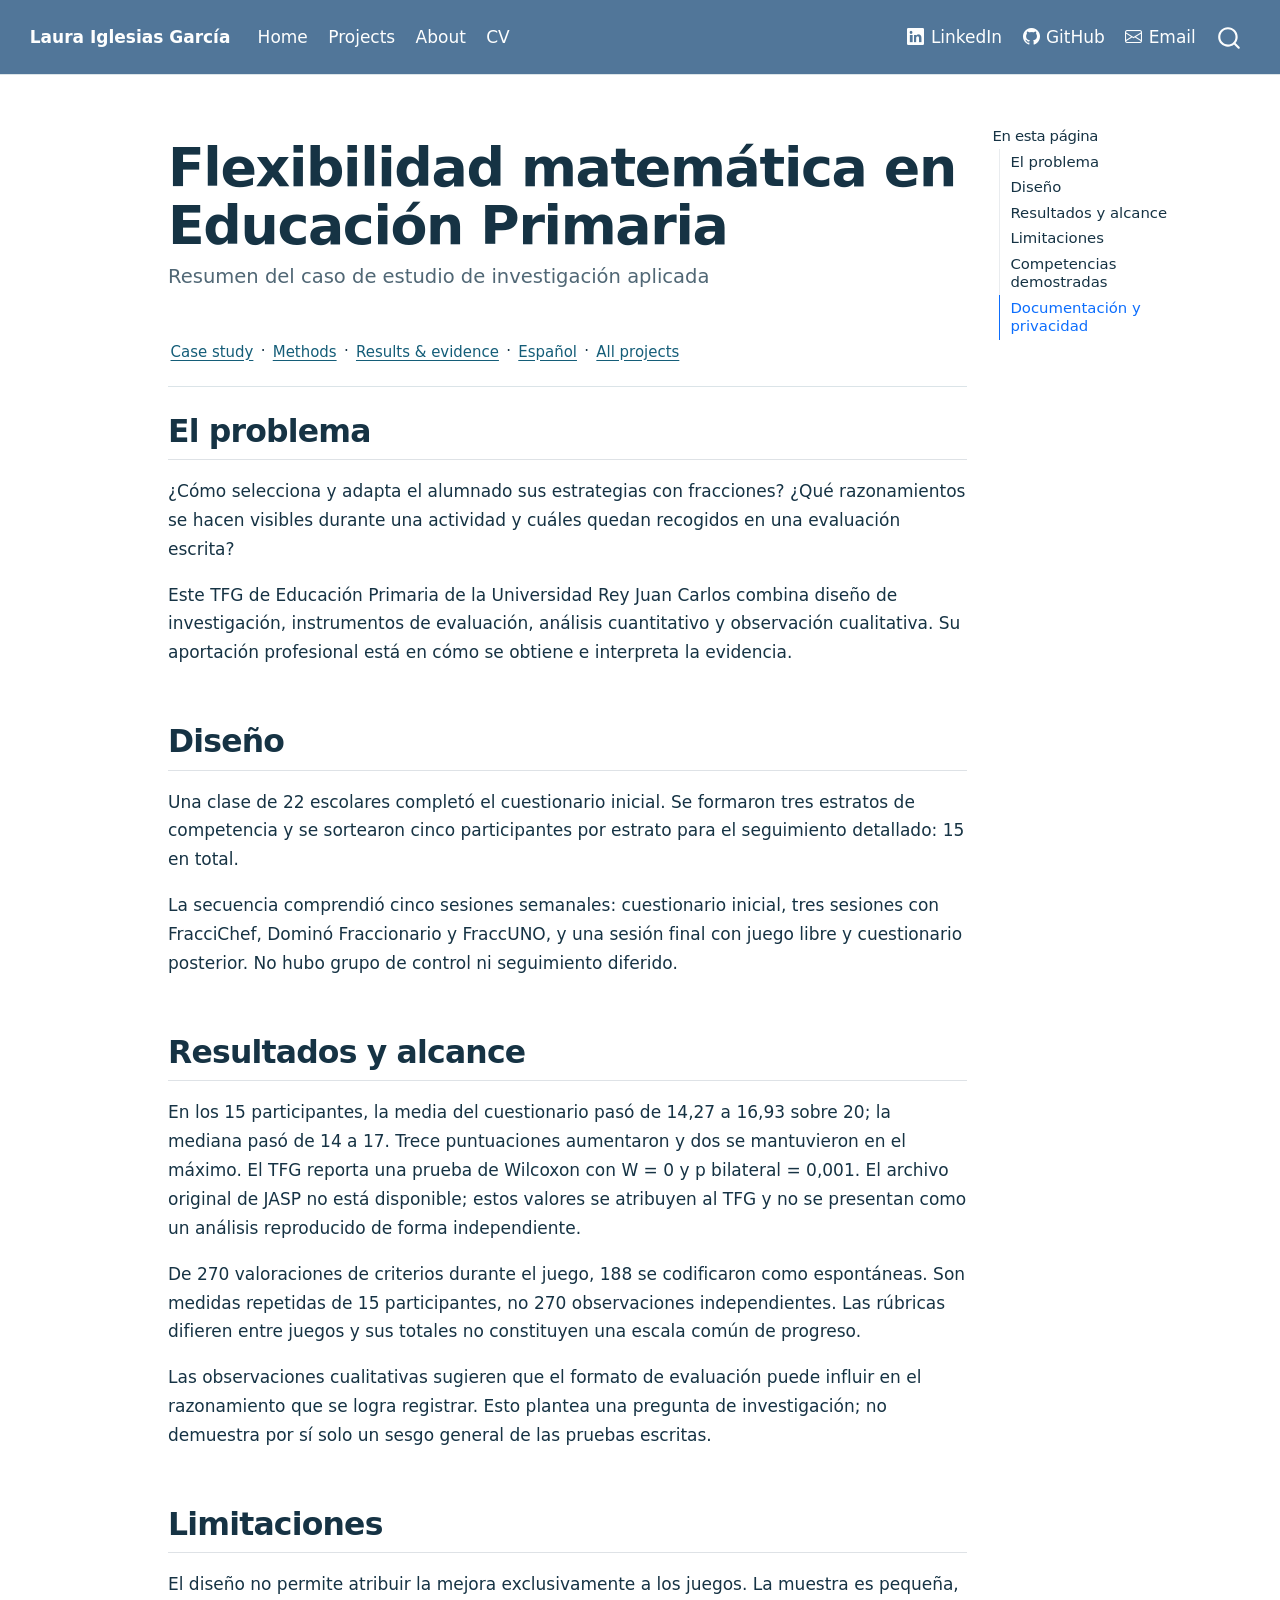
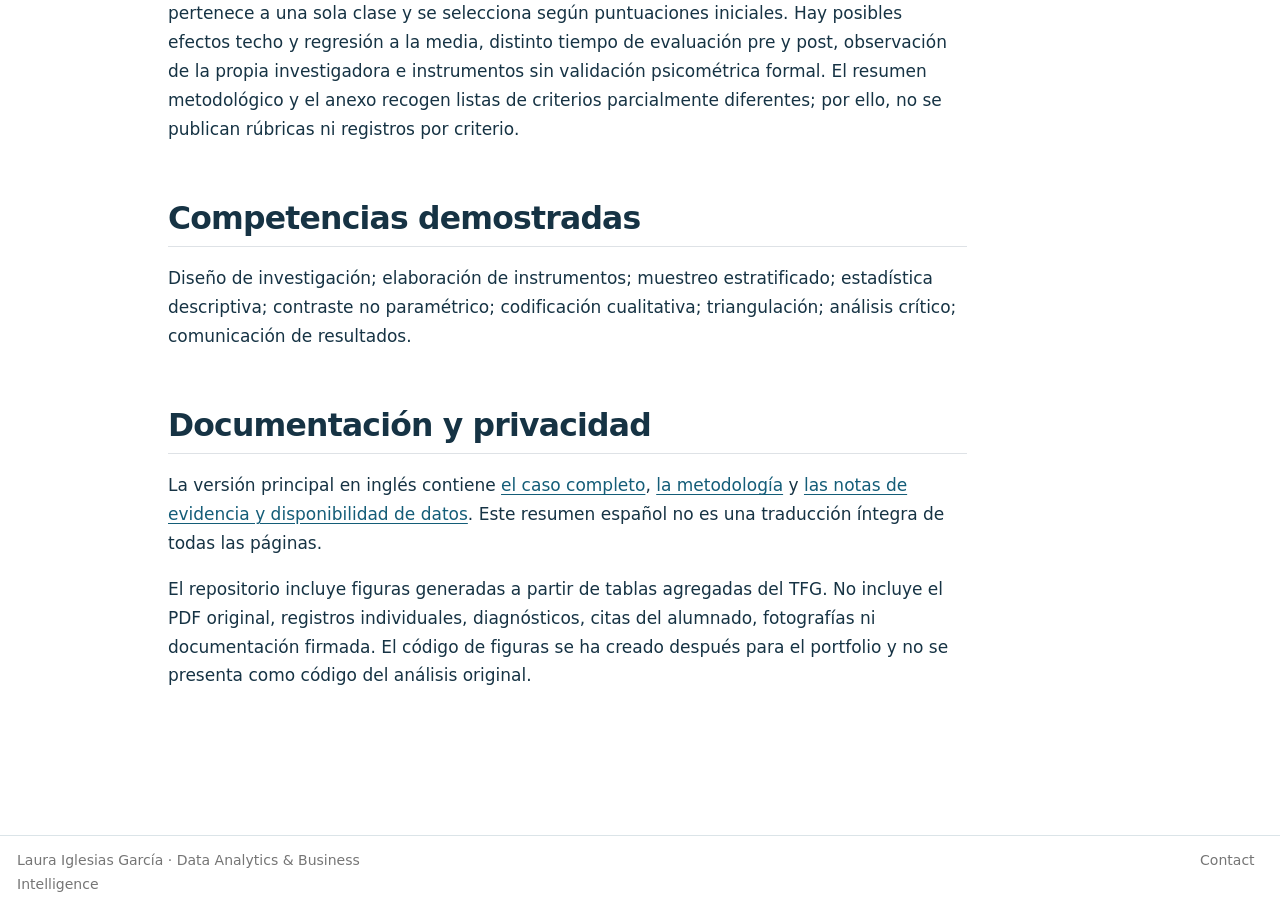
<file: mathematical-flexibility/es.html>
<!DOCTYPE html>
<html xmlns="http://www.w3.org/1999/xhtml" lang="es" xml:lang="es"><head>

<meta charset="utf-8">
<meta name="generator" content="quarto-1.11.9">

<meta name="viewport" content="width=device-width, initial-scale=1.0, user-scalable=yes">


<title>Flexibilidad matemática en Educación Primaria – Laura Iglesias García</title>
<style>
/* Default styles provided by pandoc.
** See https://pandoc.org/MANUAL.html#variables-for-html for config info.
*/
span.smallcaps{font-variant: small-caps;}
div.columns{display: flex; gap: 1.5em;}
div.column{flex: auto;}
@media screen {
div.columns{gap: min(4vw, 1.5em);}
div.column{overflow-x: auto;}
}
div.hanging-indent{margin-left: 1.5em; text-indent: -1.5em;}
ul.task-list{list-style: none;}
ul.task-list li input[type="checkbox"] {
  width: 0.8em;
  margin: 0 0.8em 0.2em -1em; /* quarto-specific, see https://github.com/quarto-dev/quarto-cli/issues/4556 */ 
  vertical-align: middle;
}
</style>


<script src="../site_libs/quarto-nav/quarto-nav.js"></script>
<script src="../site_libs/quarto-nav/headroom.min.js"></script>
<script src="../site_libs/clipboard/clipboard.min.js"></script>
<script src="../site_libs/quarto-search/autocomplete.umd.js"></script>
<script src="../site_libs/quarto-search/fuse.min.js"></script>
<script src="../site_libs/quarto-search/quarto-search.js"></script>
<meta name="quarto:offset" content="../">
<script src="../site_libs/quarto-html/quarto.js" type="module"></script>
<script src="../site_libs/quarto-html/tabsets/tabsets.js" type="module"></script>
<script src="../site_libs/quarto-html/scrollable-regions/scrollable-regions.js" type="module"></script>
<script src="../site_libs/quarto-html/popper.min.js"></script>
<script src="../site_libs/quarto-html/tippy.umd.min.js"></script>
<script src="../site_libs/quarto-html/anchor.min.js"></script>
<link href="../site_libs/quarto-html/tippy.css" rel="stylesheet">
<link href="../site_libs/quarto-html/quarto-syntax-highlighting-63b5708e65d6cd79cd7618c58d0c21e7.css" rel="stylesheet" id="quarto-text-highlighting-styles">
<script src="../site_libs/bootstrap/bootstrap.min.js"></script>
<link href="../site_libs/bootstrap/bootstrap-icons.css" rel="stylesheet">
<link href="../site_libs/bootstrap/bootstrap-ded4168630e1422961a6247c4ac5fe91.min.css" rel="stylesheet" append-hash="true" id="quarto-bootstrap" data-mode="light">
<script id="quarto-search-options" type="application/json">{
  "location": "navbar",
  "copy-button": false,
  "collapse-after": 3,
  "panel-placement": "end",
  "type": "overlay",
  "limit": 50,
  "keyboard-shortcut": [
    "f",
    "/",
    "s"
  ],
  "show-item-context": false,
  "language": {
    "search-no-results-text": "No se han encontrado resultados",
    "search-matching-documents-text": "documentos encontrados",
    "search-copy-link-title": "Copiar el enlace en la búsqueda",
    "search-hide-matches-text": "Ocultar resultados adicionales",
    "search-more-match-text": "resultado adicional en este documento",
    "search-more-matches-text": "resultados adicionales en este documento",
    "search-clear-button-title": "Borrar",
    "search-text-placeholder": "",
    "search-detached-cancel-button-title": "Cancelar",
    "search-submit-button-title": "Enviar",
    "search-label": "Buscar"
  }
}</script>


<link rel="stylesheet" href="../portfolio.css">
<link rel="stylesheet" href="assets/styles.css">
<meta property="og:title" content="Flexibilidad matemática en Educación Primaria – Laura Iglesias García">
<meta property="og:description" content="Resumen del caso de estudio de investigación aplicada">
<meta property="og:site_name" content="Laura Iglesias García">
<meta name="twitter:title" content="Flexibilidad matemática en Educación Primaria – Laura Iglesias García">
<meta name="twitter:description" content="Resumen del caso de estudio de investigación aplicada">
<meta name="twitter:card" content="summary">
</head>

<body class="nav-fixed quarto-light"><a id="quarto-skip-link" class="visually-hidden-focusable" href="#quarto-document-content">Saltar al contenido principal</a>

<div id="quarto-search-results"></div>
  <header id="quarto-header" class="headroom fixed-top">
    <nav class="navbar navbar-expand-lg " data-bs-theme="dark" aria-label="Sitio web">
      <div class="navbar-container container-fluid">
      <div class="navbar-brand-container mx-auto">
    <a class="navbar-brand" href="../index.html">
    <span class="navbar-title">Laura Iglesias García</span>
    </a>
  </div>
          <button class="navbar-toggler" type="button" data-bs-toggle="collapse" data-bs-target="#navbarCollapse" aria-controls="navbarCollapse" aria-expanded="false" aria-label="Navegación de palanca" onclick="if (window.quartoToggleHeadroom) { window.quartoToggleHeadroom(); }">
  <span class="navbar-toggler-icon"></span>
</button>
          <div class="collapse navbar-collapse" id="navbarCollapse">
            <ul class="navbar-nav navbar-nav-scroll me-auto">
  <li class="nav-item">
    <a class="nav-link" href="../index.html"> 
<span class="menu-text">Home</span></a>
  </li>  
  <li class="nav-item">
    <a class="nav-link" href="../projects.html"> 
<span class="menu-text">Projects</span></a>
  </li>  
  <li class="nav-item">
    <a class="nav-link" href="../about.html"> 
<span class="menu-text">About</span></a>
  </li>  
  <li class="nav-item">
    <a class="nav-link" href="../Laura_Iglesias_García_CV.pdf"> 
<span class="menu-text">CV</span></a>
  </li>  
</ul>
            <ul class="navbar-nav navbar-nav-scroll ms-auto">
  <li class="nav-item">
    <a class="nav-link" href="https://www.linkedin.com/in/laura-iglesias-g"> <i class="bi bi-linkedin" role="img">
</i> 
<span class="menu-text">LinkedIn</span></a>
  </li>  
  <li class="nav-item">
    <a class="nav-link" href="https://github.com/lauraiglesiasgr"> <i class="bi bi-github" role="img">
</i> 
<span class="menu-text">GitHub</span></a>
  </li>  
  <li class="nav-item">
    <a class="nav-link" href="mailto:lauraiglesiasgarcia23@outlook.es"> <i class="bi bi-envelope" role="img">
</i> 
<span class="menu-text">Email</span></a>
  </li>  
</ul>
          </div> <!-- /navcollapse -->
            <div class="quarto-navbar-tools">
</div>
            <div id="quarto-search" class="" title="Buscar"></div>
      </div> <!-- /container-fluid -->
    </nav>
</header>
<!-- content -->
<div id="quarto-content" class="quarto-container page-columns page-rows-contents page-layout-article page-navbar">
<!-- sidebar -->
<!-- margin-sidebar -->
    <div id="quarto-margin-sidebar" class="sidebar margin-sidebar">
        <nav id="TOC" role="doc-toc" aria-labelledby="toc-title" class="toc-active">
    <h2 id="toc-title">En esta página</h2>
   
  <ul class="collapse">
  <li><a href="#el-problema" id="toc-el-problema" class="nav-link active" data-scroll-target="#el-problema">El problema</a></li>
  <li><a href="#diseño" id="toc-diseño" class="nav-link" data-scroll-target="#diseño">Diseño</a></li>
  <li><a href="#resultados-y-alcance" id="toc-resultados-y-alcance" class="nav-link" data-scroll-target="#resultados-y-alcance">Resultados y alcance</a></li>
  <li><a href="#limitaciones" id="toc-limitaciones" class="nav-link" data-scroll-target="#limitaciones">Limitaciones</a></li>
  <li><a href="#competencias-demostradas" id="toc-competencias-demostradas" class="nav-link" data-scroll-target="#competencias-demostradas">Competencias demostradas</a></li>
  <li><a href="#documentación-y-privacidad" id="toc-documentación-y-privacidad" class="nav-link" data-scroll-target="#documentación-y-privacidad">Documentación y privacidad</a></li>
  </ul>
</nav>
    </div>
<!-- main -->
<main class="content" id="quarto-document-content" tabindex="-1">

<header id="title-block-header" class="quarto-title-block default">
<div class="quarto-title">
<h1 class="title">Flexibilidad matemática en Educación Primaria</h1>
<p class="subtitle lead">Resumen del caso de estudio de investigación aplicada</p>
</div>



<div class="quarto-title-meta">

    
  
    
  </div>
  


</header>


<div class="project-nav">
<p><a href="../mathematical-flexibility/index.html">Case study</a> · <a href="../mathematical-flexibility/methods.html">Methods</a> · <a href="../mathematical-flexibility/evidence.html">Results &amp; evidence</a> · <a href="../mathematical-flexibility/es.html">Español</a> · <a href="../projects.html">All projects</a></p>
</div>
<section id="el-problema" class="level2">
<h2 class="anchored" data-anchor-id="el-problema">El problema</h2>
<p>¿Cómo selecciona y adapta el alumnado sus estrategias con fracciones? ¿Qué razonamientos se hacen visibles durante una actividad y cuáles quedan recogidos en una evaluación escrita?</p>
<p>Este TFG de Educación Primaria de la Universidad Rey Juan Carlos combina diseño de investigación, instrumentos de evaluación, análisis cuantitativo y observación cualitativa. Su aportación profesional está en cómo se obtiene e interpreta la evidencia.</p>
</section>
<section id="diseño" class="level2">
<h2 class="anchored" data-anchor-id="diseño">Diseño</h2>
<p>Una clase de 22 escolares completó el cuestionario inicial. Se formaron tres estratos de competencia y se sortearon cinco participantes por estrato para el seguimiento detallado: 15 en total.</p>
<p>La secuencia comprendió cinco sesiones semanales: cuestionario inicial, tres sesiones con FracciChef, Dominó Fraccionario y FraccUNO, y una sesión final con juego libre y cuestionario posterior. No hubo grupo de control ni seguimiento diferido.</p>
</section>
<section id="resultados-y-alcance" class="level2">
<h2 class="anchored" data-anchor-id="resultados-y-alcance">Resultados y alcance</h2>
<p>En los 15 participantes, la media del cuestionario pasó de 14,27 a 16,93 sobre 20; la mediana pasó de 14 a 17. Trece puntuaciones aumentaron y dos se mantuvieron en el máximo. El TFG reporta una prueba de Wilcoxon con W = 0 y p bilateral = 0,001. El archivo original de JASP no está disponible; estos valores se atribuyen al TFG y no se presentan como un análisis reproducido de forma independiente.</p>
<p>De 270 valoraciones de criterios durante el juego, 188 se codificaron como espontáneas. Son medidas repetidas de 15 participantes, no 270 observaciones independientes. Las rúbricas difieren entre juegos y sus totales no constituyen una escala común de progreso.</p>
<p>Las observaciones cualitativas sugieren que el formato de evaluación puede influir en el razonamiento que se logra registrar. Esto plantea una pregunta de investigación; no demuestra por sí solo un sesgo general de las pruebas escritas.</p>
</section>
<section id="limitaciones" class="level2">
<h2 class="anchored" data-anchor-id="limitaciones">Limitaciones</h2>
<p>El diseño no permite atribuir la mejora exclusivamente a los juegos. La muestra es pequeña, pertenece a una sola clase y se selecciona según puntuaciones iniciales. Hay posibles efectos techo y regresión a la media, distinto tiempo de evaluación pre y post, observación de la propia investigadora e instrumentos sin validación psicométrica formal. El resumen metodológico y el anexo recogen listas de criterios parcialmente diferentes; por ello, no se publican rúbricas ni registros por criterio.</p>
</section>
<section id="competencias-demostradas" class="level2">
<h2 class="anchored" data-anchor-id="competencias-demostradas">Competencias demostradas</h2>
<p>Diseño de investigación; elaboración de instrumentos; muestreo estratificado; estadística descriptiva; contraste no paramétrico; codificación cualitativa; triangulación; análisis crítico; comunicación de resultados.</p>
</section>
<section id="documentación-y-privacidad" class="level2">
<h2 class="anchored" data-anchor-id="documentación-y-privacidad">Documentación y privacidad</h2>
<p>La versión principal en inglés contiene <a href="../mathematical-flexibility/index.html">el caso completo</a>, <a href="../mathematical-flexibility/methods.html">la metodología</a> y <a href="../mathematical-flexibility/evidence.html">las notas de evidencia y disponibilidad de datos</a>. Este resumen español no es una traducción íntegra de todas las páginas.</p>
<p>El repositorio incluye figuras generadas a partir de tablas agregadas del TFG. No incluye el PDF original, registros individuales, diagnósticos, citas del alumnado, fotografías ni documentación firmada. El código de figuras se ha creado después para el portfolio y no se presenta como código del análisis original.</p>


</section>

</main> <!-- /main -->
<script id="quarto-html-after-body" type="application/javascript">
  window.document.addEventListener("DOMContentLoaded", function (event) {
    const icon = "";
    const anchorJS = new window.AnchorJS();
    anchorJS.options = {
      placement: 'right',
      icon: icon
    };
    anchorJS.add('.anchored');
    const isCodeAnnotation = (el) => {
      for (const clz of el.classList) {
        if (clz.startsWith('code-annotation-')) {                     
          return true;
        }
      }
      return false;
    }
    const onCopySuccess = function(e) {
      // button target
      const button = e.trigger;
      // don't keep focus
      button.blur();
      // flash "checked"
      button.classList.add('code-copy-button-checked');
      var currentTitle = button.getAttribute("title");
      button.setAttribute("title", "Copiado");
      let tooltip;
      if (window.bootstrap) {
        button.setAttribute("data-bs-toggle", "tooltip");
        button.setAttribute("data-bs-placement", "left");
        button.setAttribute("data-bs-title", "Copiado");
        tooltip = new bootstrap.Tooltip(button, 
          { trigger: "manual", 
            customClass: "code-copy-button-tooltip",
            offset: [0, -8]});
        tooltip.show();    
      }
      setTimeout(function() {
        if (tooltip) {
          tooltip.hide();
          button.removeAttribute("data-bs-title");
          button.removeAttribute("data-bs-toggle");
          button.removeAttribute("data-bs-placement");
        }
        button.setAttribute("title", currentTitle);
        button.classList.remove('code-copy-button-checked');
      }, 1000);
      // clear code selection
      e.clearSelection();
    }
    const getTextToCopy = function(trigger) {
      const outerScaffold = trigger.parentElement.cloneNode(true);
      const codeEl = outerScaffold.querySelector('code');
      for (const childEl of codeEl.children) {
        if (isCodeAnnotation(childEl)) {
          childEl.remove();
        }
      }
      return codeEl.innerText;
    }
    const clipboard = new window.ClipboardJS('.code-copy-button:not([data-in-quarto-modal])', {
      text: getTextToCopy
    });
    clipboard.on('success', onCopySuccess);
    if (window.document.getElementById('quarto-embedded-source-code-modal')) {
      const clipboardModal = new window.ClipboardJS('.code-copy-button[data-in-quarto-modal]', {
        text: getTextToCopy,
        container: window.document.getElementById('quarto-embedded-source-code-modal')
      });
      clipboardModal.on('success', onCopySuccess);
    }
      var localhostRegex = new RegExp(/^(?:http|https):\/\/localhost\:?[0-9]*\//);
      var mailtoRegex = new RegExp(/^mailto:/);
        var filterRegex = new RegExp("https:\/\/lauraiglesiasgr\.github\.io\/gamification-math-apps-analysis\/");
      var isInternal = (href) => {
          return filterRegex.test(href) || localhostRegex.test(href) || mailtoRegex.test(href);
      }
      // Inspect non-navigation links and adorn them if external
      window.quartoDecorateExternalLinks = function (root) {
     var links = (root || window.document).querySelectorAll('a[href]:not(.nav-link):not(.navbar-brand):not(.toc-action):not(.sidebar-link):not(.sidebar-item-toggle):not(.pagination-link):not(.no-external):not([aria-hidden]):not(.dropdown-item):not(.quarto-navigation-tool):not(.about-link)');
      for (var i=0; i<links.length; i++) {
        const link = links[i];
        if (!isInternal(link.href)) {
          // undo the damage that might have been done by quarto-nav.js in the case of
          // links that we want to consider external
          if (link.dataset.originalHref !== undefined) {
            link.href = link.dataset.originalHref;
          }
          if (!link.classList.contains('no-external-icon')) {
          }
        }
      }
      };
      window.quartoDecorateExternalLinks(window.document);
    // Esc closes the popup (WCAG 1.4.13) and focus leaving both trigger and
    // popup closes it (WCAG 2.4.11); tippy handles neither for interactive popups.
    const hideOnEscAndFocusOut = {
      name: 'hideOnEscAndFocusOut',
      defaultValue: true,
      fn(instance) {
        const dismiss = () => {
          // A show scheduled by the trigger delay would otherwise reopen it
          instance.clearDelayTimeouts();
          instance.hide();
        };
        const onKeyDown = (event) => {
          if (event.key !== 'Escape') {
            return;
          }
          // Keep Esc from also reaching page handlers (e.g. reveal.js overview),
          // except an open reveal.js slide menu, which Esc should close too.
          // The menu handles keys only when its keyboard option is on.
          const menuHandlesEsc = window.Reveal?.getPlugin?.('menu')?.isOpen() &&
            window.Reveal.getConfig().menu?.keyboard !== false;
          if (!menuHandlesEsc) {
            event.stopPropagation();
          }
          if (instance.popper.contains(window.document.activeElement)) {
            // Disabled while refocusing so the focus trigger does not reopen it
            instance.disable();
            instance.reference.focus();
            instance.enable();
          }
          dismiss();
        };
        const onFocusOut = (event) => {
          const target = event.relatedTarget;
          if (target && !instance.reference.contains(target) &&
              !instance.popper.contains(target)) {
            dismiss();
          }
        };
        // On the trigger too: a click trigger (code-annotations: select) has no
        // blur handling. Attached for the instance's lifetime so leaving the
        // trigger also cancels a show still pending on the trigger delay.
        instance.reference.addEventListener('focusout', onFocusOut);
        return {
          onShow() {
            window.document.addEventListener('keydown', onKeyDown, true);
            instance.popper.addEventListener('focusout', onFocusOut);
          },
          onHide() {
            window.document.removeEventListener('keydown', onKeyDown, true);
            instance.popper.removeEventListener('focusout', onFocusOut);
          },
          onDestroy() {
            instance.reference.removeEventListener('focusout', onFocusOut);
          },
        };
      },
    };
    function tippyHover(el, contentFn, onTriggerFn, onUntriggerFn) {
      const config = {
        allowHTML: true,
        maxWidth: 500,
        delay: 100,
        arrow: false,
        appendTo: function(el) {
            return el.parentElement;
        },
        interactive: true,
        interactiveBorder: 10,
        theme: 'quarto',
        placement: 'bottom-start',
        plugins: [hideOnEscAndFocusOut],
      };
      if (contentFn) {
        config.content = contentFn;
      }
      if (onTriggerFn) {
        config.onTrigger = onTriggerFn;
      }
      if (onUntriggerFn) {
        config.onUntrigger = onUntriggerFn;
      }
      window.tippy(el, config); 
    }
    const noterefs = window.document.querySelectorAll('a[role="doc-noteref"]');
    for (var i=0; i<noterefs.length; i++) {
      const ref = noterefs[i];
      tippyHover(ref, function() {
        // use id or data attribute instead here
        let href = ref.getAttribute('data-footnote-href') || ref.getAttribute('href');
        try { href = new URL(href).hash; } catch {}
        const id = href.replace(/^#\/?/, "");
        const note = window.document.getElementById(id);
        if (note) {
          return note.innerHTML;
        } else {
          return "";
        }
      });
    }
    const xrefs = window.document.querySelectorAll('a.quarto-xref');
    const processXRef = (id, note) => {
      // Strip column container classes
      const stripColumnClz = (el) => {
        el.classList.remove("page-full", "page-columns");
        if (el.children) {
          for (const child of el.children) {
            stripColumnClz(child);
          }
        }
      }
      stripColumnClz(note)
      if (id === null || id.startsWith('sec-')) {
        // Special case sections, only their first couple elements
        const container = document.createElement("div");
        if (note.children && note.children.length > 2) {
          container.appendChild(note.children[0].cloneNode(true));
          for (let i = 1; i < note.children.length; i++) {
            const child = note.children[i];
            if (child.tagName === "P" && child.innerText === "") {
              continue;
            } else {
              container.appendChild(child.cloneNode(true));
              break;
            }
          }
          if (window.Quarto?.typesetMath) {
            window.Quarto.typesetMath(container);
          }
          return container.innerHTML
        } else {
          if (window.Quarto?.typesetMath) {
            window.Quarto.typesetMath(note);
          }
          return note.innerHTML;
        }
      } else {
        // Remove any anchor links if they are present
        const anchorLink = note.querySelector('a.anchorjs-link');
        if (anchorLink) {
          anchorLink.remove();
        }
        if (window.Quarto?.typesetMath) {
          window.Quarto.typesetMath(note);
        }
        if (note.classList.contains("callout")) {
          return note.outerHTML;
        } else {
          return note.innerHTML;
        }
      }
    }
    for (var i=0; i<xrefs.length; i++) {
      const xref = xrefs[i];
      tippyHover(xref, undefined, function(instance) {
        instance.disable();
        let url = xref.getAttribute('href');
        let hash = undefined; 
        if (url.startsWith('#')) {
          hash = url;
        } else {
          try { hash = new URL(url).hash; } catch {}
        }
        if (hash) {
          const id = hash.replace(/^#\/?/, "");
          const note = window.document.getElementById(id);
          if (note !== null) {
            try {
              const html = processXRef(id, note.cloneNode(true));
              instance.setContent(html);
            } finally {
              instance.enable();
              instance.show();
            }
          } else {
            // See if we can fetch this
            fetch(url.split('#')[0])
            .then(res => res.text())
            .then(html => {
              const parser = new DOMParser();
              const htmlDoc = parser.parseFromString(html, "text/html");
              const note = htmlDoc.getElementById(id);
              if (note !== null) {
                const html = processXRef(id, note);
                instance.setContent(html);
              } 
            }).finally(() => {
              instance.enable();
              instance.show();
            });
          }
        } else {
          // See if we can fetch a full url (with no hash to target)
          // This is a special case and we should probably do some content thinning / targeting
          fetch(url)
          .then(res => res.text())
          .then(html => {
            const parser = new DOMParser();
            const htmlDoc = parser.parseFromString(html, "text/html");
            const note = htmlDoc.querySelector('main.content');
            if (note !== null) {
              // This should only happen for chapter cross references
              // (since there is no id in the URL)
              // remove the first header
              if (note.children.length > 0 && note.children[0].tagName === "HEADER") {
                note.children[0].remove();
              }
              const html = processXRef(null, note);
              instance.setContent(html);
            } 
          }).finally(() => {
            instance.enable();
            instance.show();
          });
        }
      }, function(instance) {
      });
    }
        let selectedAnnoteEl;
        const selectorForAnnotation = ( cell, annotation) => {
          let cellAttr = 'data-code-cell="' + cell + '"';
          let lineAttr = 'data-code-annotation="' +  annotation + '"';
          const selector = 'span[' + cellAttr + '][' + lineAttr + ']';
          return selector;
        }
        const selectCodeLines = (annoteEl) => {
          const doc = window.document;
          const targetCell = annoteEl.getAttribute("data-target-cell");
          const targetAnnotation = annoteEl.getAttribute("data-target-annotation");
          const annoteSpan = window.document.querySelector(selectorForAnnotation(targetCell, targetAnnotation));
          const lines = annoteSpan.getAttribute("data-code-lines").split(",");
          const lineIds = lines.map((line) => {
            return targetCell + "-" + line;
          })
          // Each band is positioned against its own containing block, which is
          // not the offsetParent of the lines, so place it from client rects.
          const placeBand = (band, firstEl, lastEl, codeBlock) => {
            const container = band.offsetParent;
            if (container === null) {
              return;
            }
            const containerRect = container.getBoundingClientRect();
            // Reveal.js scales slides with a transform, so convert client
            // pixels back to the CSS pixels of the container.
            const scale = containerRect.height / container.offsetHeight || 1;
            const firstRect = firstEl.getBoundingClientRect();
            const lastRect = lastEl.getBoundingClientRect();
            const top = (firstRect.top - containerRect.top) / scale - container.clientTop + container.scrollTop;
            const height = (lastRect.bottom - firstRect.top) / scale;
            band.style.top = top - 2 + "px";
            band.style.height = height + 4 + "px";
            if (codeBlock) {
              // Without the copy button wrapper, the containing block is wider
              // than the code block, so span the code block explicitly.
              const blockRect = codeBlock.getBoundingClientRect();
              band.style.left = (blockRect.left - containerRect.left) / scale - container.clientLeft + container.scrollLeft + "px";
              band.style.width = blockRect.width / scale + "px";
            }
          };
          if (lineIds.length > 0) {
            const el = window.document.getElementById(lineIds[0]);
            const lastEl = window.document.getElementById(lineIds[lineIds.length - 1]);
            const parent = el.parentElement.parentElement;
            // cook up a div (if necessary) and position it
            let div = window.document.getElementById("code-annotation-line-highlight");
            if (div === null) {
              div = window.document.createElement("div");
              div.setAttribute("id", "code-annotation-line-highlight");
              div.style.position = 'absolute';
              parent.appendChild(div);
            }
            placeBand(div, el, lastEl, parent.closest("div.sourceCode") || parent);
            let gutterDiv = window.document.getElementById("code-annotation-line-highlight-gutter");
            if (gutterDiv === null) {
              gutterDiv = window.document.createElement("div");
              gutterDiv.setAttribute("id", "code-annotation-line-highlight-gutter");
              gutterDiv.style.position = 'absolute';
              const codeCell = window.document.getElementById(targetCell);
              const gutter = codeCell.querySelector('.code-annotation-gutter');
              gutter.appendChild(gutterDiv);
            }
            placeBand(gutterDiv, el, lastEl);
            selectedAnnoteEl = annoteEl;
          }
        };
        const unselectCodeLines = () => {
          const elementsIds = ["code-annotation-line-highlight", "code-annotation-line-highlight-gutter"];
          elementsIds.forEach((elId) => {
            const div = window.document.getElementById(elId);
            if (div) {
              div.remove();
            }
          });
          selectedAnnoteEl = undefined;
        };
          // Handle positioning of the toggle
      window.addEventListener(
        "resize",
        throttle(() => {
          elRect = undefined;
          if (selectedAnnoteEl) {
            selectCodeLines(selectedAnnoteEl);
          }
        }, 10)
      );
      function throttle(fn, ms) {
      let throttle = false;
      let timer;
        return (...args) => {
          if(!throttle) { // first call gets through
              fn.apply(this, args);
              throttle = true;
          } else { // all the others get throttled
              if(timer) clearTimeout(timer); // cancel #2
              timer = setTimeout(() => {
                fn.apply(this, args);
                timer = throttle = false;
              }, ms);
          }
        };
      }
        // Attach click handler to the DT
        const annoteDls = window.document.querySelectorAll('dt[data-target-cell]');
        for (const annoteDlNode of annoteDls) {
          annoteDlNode.addEventListener('click', (event) => {
            const clickedEl = event.target;
            if (clickedEl !== selectedAnnoteEl) {
              unselectCodeLines();
              const activeEl = window.document.querySelector('dt[data-target-cell].code-annotation-active');
              if (activeEl) {
                activeEl.classList.remove('code-annotation-active');
              }
              selectCodeLines(clickedEl);
              clickedEl.classList.add('code-annotation-active');
            } else {
              // Unselect the line
              unselectCodeLines();
              clickedEl.classList.remove('code-annotation-active');
            }
          });
        }
    const findCites = (el) => {
      const parentEl = el.parentElement;
      if (parentEl) {
        const cites = parentEl.dataset.cites;
        if (cites) {
          return {
            el,
            cites: cites.split(' ')
          };
        } else {
          return findCites(el.parentElement)
        }
      } else {
        return undefined;
      }
    };
    var bibliorefs = window.document.querySelectorAll('a[role="doc-biblioref"]');
    for (var i=0; i<bibliorefs.length; i++) {
      const ref = bibliorefs[i];
      const citeInfo = findCites(ref);
      if (citeInfo) {
        tippyHover(citeInfo.el, function() {
          var popup = window.document.createElement('div');
          citeInfo.cites.forEach(function(cite) {
            var citeDiv = window.document.createElement('div');
            citeDiv.classList.add('hanging-indent');
            citeDiv.classList.add('csl-entry');
            var biblioDiv = window.document.getElementById('ref-' + cite);
            if (biblioDiv) {
              citeDiv.innerHTML = biblioDiv.innerHTML;
            }
            popup.appendChild(citeDiv);
          });
          return popup.innerHTML;
        });
      }
    }
  });
  </script>
  <script type="application/javascript">
  window.quartoScrollableRegionsLabels = {"code":"Código desplazable","output":"Salida desplazable"};
  </script>
</div> <!-- /content -->
<footer class="footer">
  <div class="nav-footer">
    <div class="nav-footer-left">
<p>Laura Iglesias García · Data Analytics &amp; Business Intelligence</p>
</div>   
    <div class="nav-footer-center">
      &nbsp;
    </div>
    <div class="nav-footer-right">
      <ul class="footer-items list-unstyled">
    <li class="nav-item">
    <a class="nav-link" href="mailto:lauraiglesiasgarcia23@outlook.es">
<p>Contact</p>
</a>
  </li>  
</ul>
    </div>
  </div>
</footer>




</body></html>
</file>
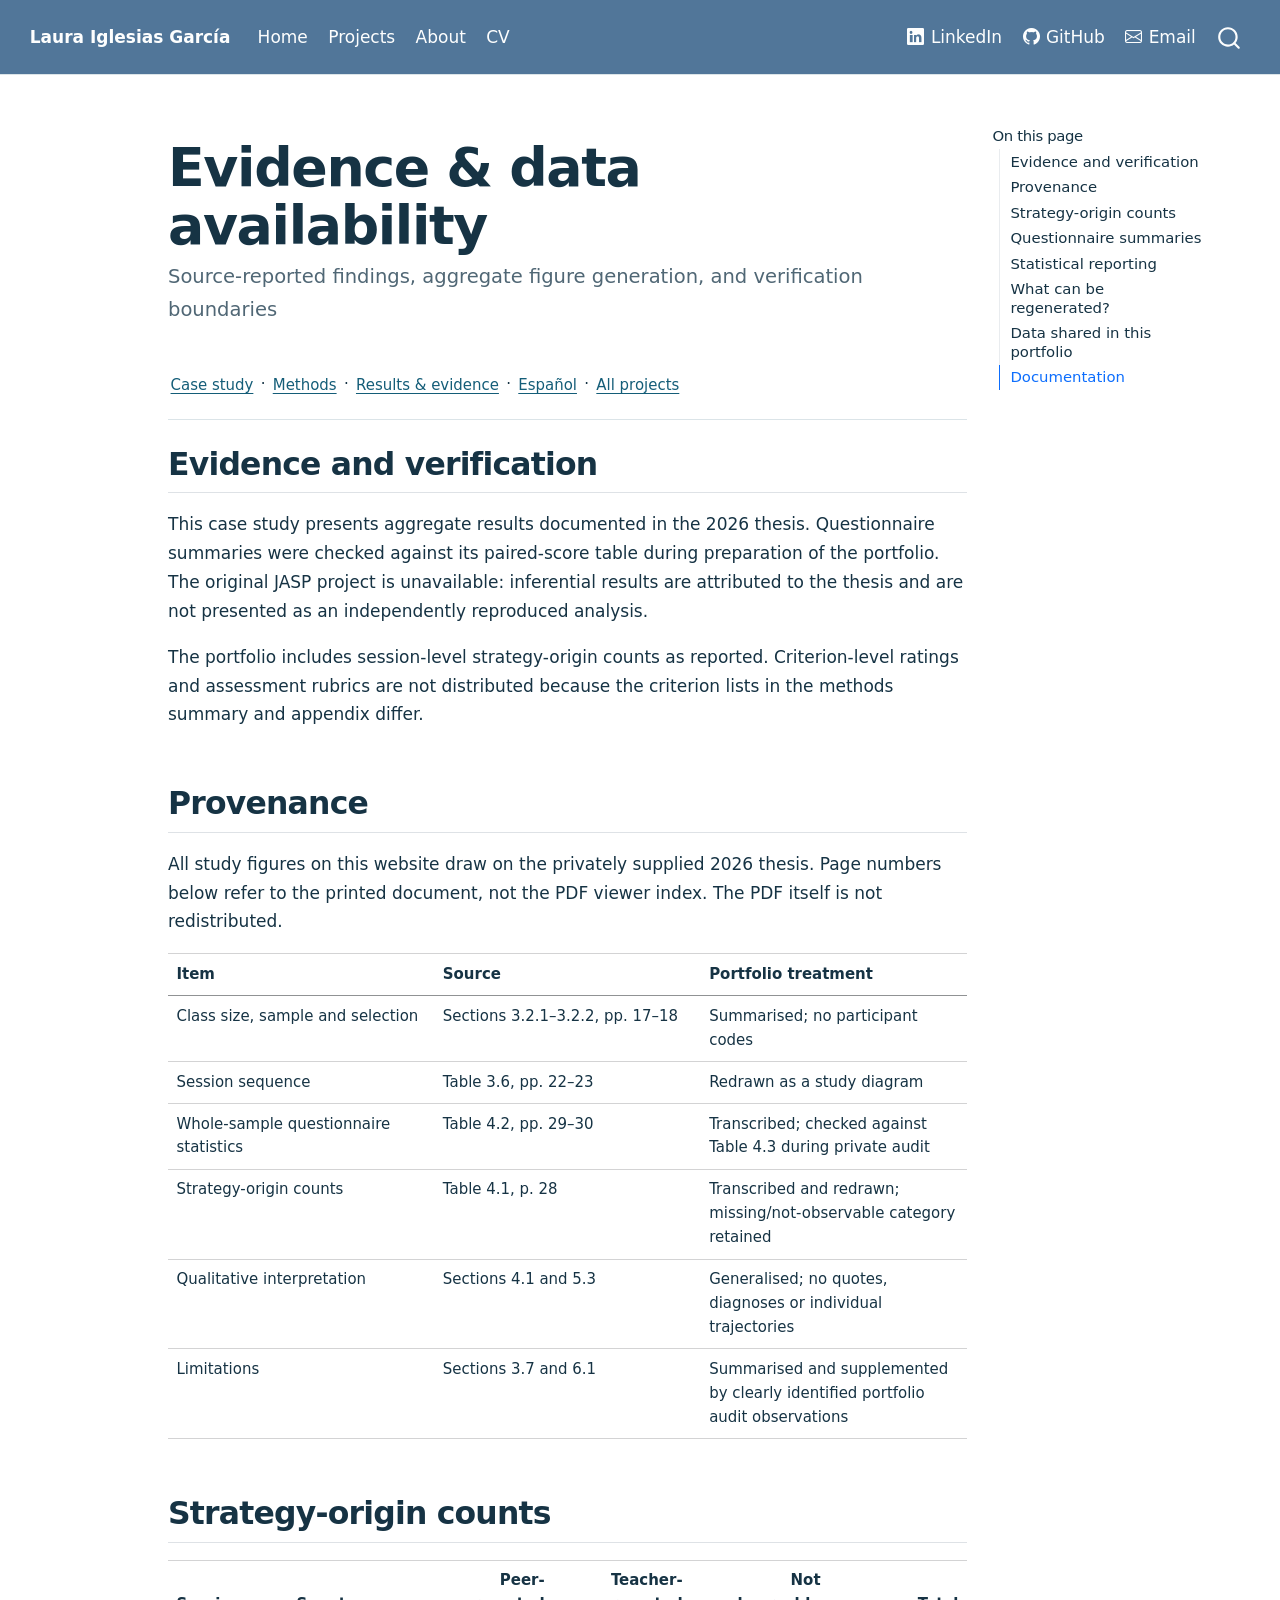
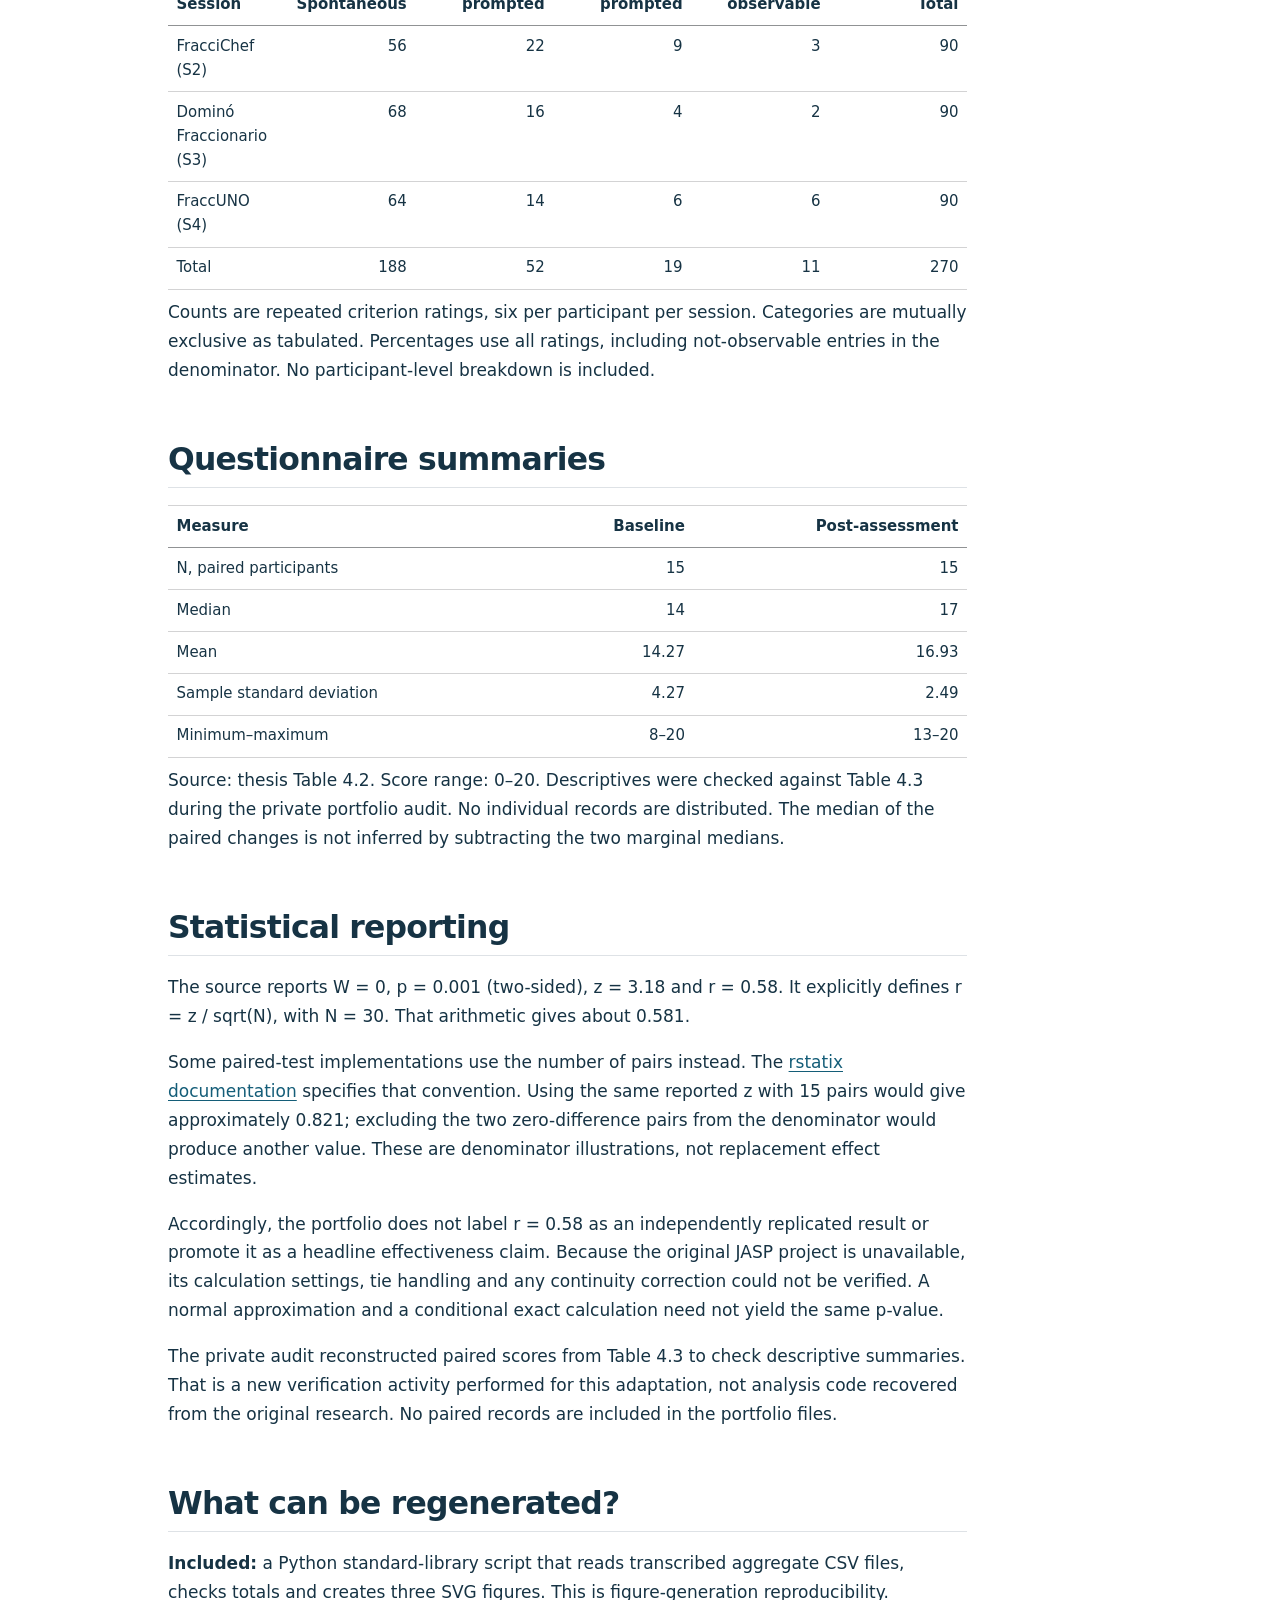
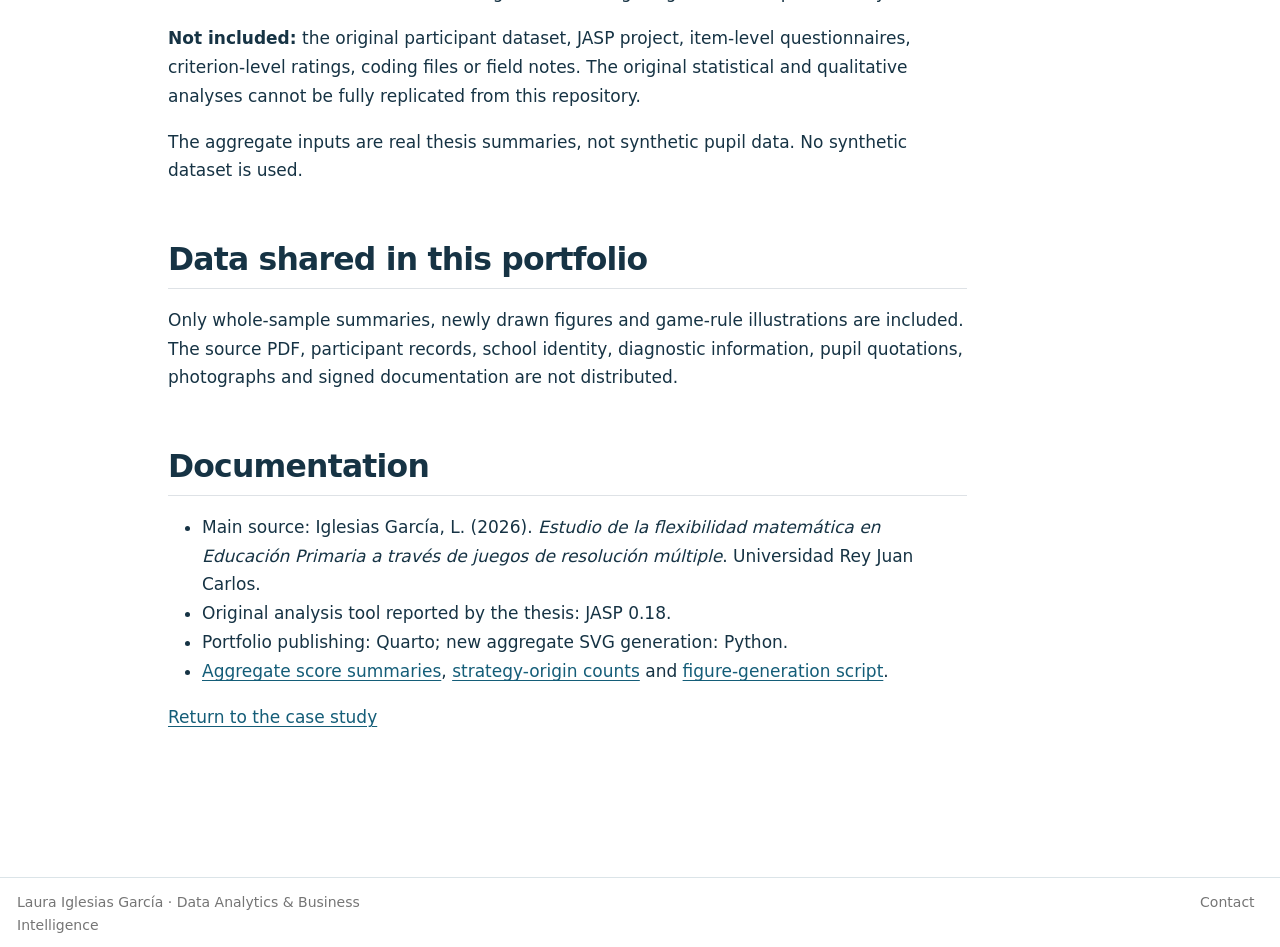
<file: mathematical-flexibility/evidence.html>
<!DOCTYPE html>
<html xmlns="http://www.w3.org/1999/xhtml" lang="en" xml:lang="en"><head>

<meta charset="utf-8">
<meta name="generator" content="quarto-1.11.9">

<meta name="viewport" content="width=device-width, initial-scale=1.0, user-scalable=yes">


<title>Evidence &amp; data availability – Laura Iglesias García</title>
<style>
/* Default styles provided by pandoc.
** See https://pandoc.org/MANUAL.html#variables-for-html for config info.
*/
span.smallcaps{font-variant: small-caps;}
div.columns{display: flex; gap: 1.5em;}
div.column{flex: auto;}
@media screen {
div.columns{gap: min(4vw, 1.5em);}
div.column{overflow-x: auto;}
}
div.hanging-indent{margin-left: 1.5em; text-indent: -1.5em;}
ul.task-list{list-style: none;}
ul.task-list li input[type="checkbox"] {
  width: 0.8em;
  margin: 0 0.8em 0.2em -1em; /* quarto-specific, see https://github.com/quarto-dev/quarto-cli/issues/4556 */ 
  vertical-align: middle;
}
</style>


<script src="../site_libs/quarto-nav/quarto-nav.js"></script>
<script src="../site_libs/quarto-nav/headroom.min.js"></script>
<script src="../site_libs/clipboard/clipboard.min.js"></script>
<script src="../site_libs/quarto-search/autocomplete.umd.js"></script>
<script src="../site_libs/quarto-search/fuse.min.js"></script>
<script src="../site_libs/quarto-search/quarto-search.js"></script>
<meta name="quarto:offset" content="../">
<script src="../site_libs/quarto-html/quarto.js" type="module"></script>
<script src="../site_libs/quarto-html/tabsets/tabsets.js" type="module"></script>
<script src="../site_libs/quarto-html/scrollable-regions/scrollable-regions.js" type="module"></script>
<script src="../site_libs/quarto-html/popper.min.js"></script>
<script src="../site_libs/quarto-html/tippy.umd.min.js"></script>
<script src="../site_libs/quarto-html/anchor.min.js"></script>
<link href="../site_libs/quarto-html/tippy.css" rel="stylesheet">
<link href="../site_libs/quarto-html/quarto-syntax-highlighting-63b5708e65d6cd79cd7618c58d0c21e7.css" rel="stylesheet" id="quarto-text-highlighting-styles">
<script src="../site_libs/bootstrap/bootstrap.min.js"></script>
<link href="../site_libs/bootstrap/bootstrap-icons.css" rel="stylesheet">
<link href="../site_libs/bootstrap/bootstrap-ded4168630e1422961a6247c4ac5fe91.min.css" rel="stylesheet" append-hash="true" id="quarto-bootstrap" data-mode="light">
<script id="quarto-search-options" type="application/json">{
  "location": "navbar",
  "copy-button": false,
  "collapse-after": 3,
  "panel-placement": "end",
  "type": "overlay",
  "limit": 50,
  "keyboard-shortcut": [
    "f",
    "/",
    "s"
  ],
  "show-item-context": false,
  "language": {
    "search-no-results-text": "No results",
    "search-matching-documents-text": "matching documents",
    "search-copy-link-title": "Copy link to search",
    "search-hide-matches-text": "Hide additional matches",
    "search-more-match-text": "more match in this document",
    "search-more-matches-text": "more matches in this document",
    "search-clear-button-title": "Clear",
    "search-text-placeholder": "",
    "search-detached-cancel-button-title": "Cancel",
    "search-submit-button-title": "Submit",
    "search-label": "Search"
  }
}</script>


<link rel="stylesheet" href="../portfolio.css">
<link rel="stylesheet" href="assets/styles.css">
<meta property="og:title" content="Evidence &amp; data availability – Laura Iglesias García">
<meta property="og:description" content="Source-reported findings, aggregate figure generation, and verification boundaries">
<meta property="og:site_name" content="Laura Iglesias García">
<meta name="twitter:title" content="Evidence &amp; data availability – Laura Iglesias García">
<meta name="twitter:description" content="Source-reported findings, aggregate figure generation, and verification boundaries">
<meta name="twitter:card" content="summary">
</head>

<body class="nav-fixed quarto-light"><a id="quarto-skip-link" class="visually-hidden-focusable" href="#quarto-document-content">Skip to main content</a>

<div id="quarto-search-results"></div>
  <header id="quarto-header" class="headroom fixed-top">
    <nav class="navbar navbar-expand-lg " data-bs-theme="dark" aria-label="Site">
      <div class="navbar-container container-fluid">
      <div class="navbar-brand-container mx-auto">
    <a class="navbar-brand" href="../index.html">
    <span class="navbar-title">Laura Iglesias García</span>
    </a>
  </div>
          <button class="navbar-toggler" type="button" data-bs-toggle="collapse" data-bs-target="#navbarCollapse" aria-controls="navbarCollapse" aria-expanded="false" aria-label="Toggle navigation" onclick="if (window.quartoToggleHeadroom) { window.quartoToggleHeadroom(); }">
  <span class="navbar-toggler-icon"></span>
</button>
          <div class="collapse navbar-collapse" id="navbarCollapse">
            <ul class="navbar-nav navbar-nav-scroll me-auto">
  <li class="nav-item">
    <a class="nav-link" href="../index.html"> 
<span class="menu-text">Home</span></a>
  </li>  
  <li class="nav-item">
    <a class="nav-link" href="../projects.html"> 
<span class="menu-text">Projects</span></a>
  </li>  
  <li class="nav-item">
    <a class="nav-link" href="../about.html"> 
<span class="menu-text">About</span></a>
  </li>  
  <li class="nav-item">
    <a class="nav-link" href="../Laura_Iglesias_García_CV.pdf"> 
<span class="menu-text">CV</span></a>
  </li>  
</ul>
            <ul class="navbar-nav navbar-nav-scroll ms-auto">
  <li class="nav-item">
    <a class="nav-link" href="https://www.linkedin.com/in/laura-iglesias-g"> <i class="bi bi-linkedin" role="img">
</i> 
<span class="menu-text">LinkedIn</span></a>
  </li>  
  <li class="nav-item">
    <a class="nav-link" href="https://github.com/lauraiglesiasgr"> <i class="bi bi-github" role="img">
</i> 
<span class="menu-text">GitHub</span></a>
  </li>  
  <li class="nav-item">
    <a class="nav-link" href="mailto:lauraiglesiasgarcia23@outlook.es"> <i class="bi bi-envelope" role="img">
</i> 
<span class="menu-text">Email</span></a>
  </li>  
</ul>
          </div> <!-- /navcollapse -->
            <div class="quarto-navbar-tools">
</div>
            <div id="quarto-search" class="" title="Search"></div>
      </div> <!-- /container-fluid -->
    </nav>
</header>
<!-- content -->
<div id="quarto-content" class="quarto-container page-columns page-rows-contents page-layout-article page-navbar">
<!-- sidebar -->
<!-- margin-sidebar -->
    <div id="quarto-margin-sidebar" class="sidebar margin-sidebar">
        <nav id="TOC" role="doc-toc" aria-labelledby="toc-title" class="toc-active">
    <h2 id="toc-title">On this page</h2>
   
  <ul class="collapse">
  <li><a href="#evidence-and-verification" id="toc-evidence-and-verification" class="nav-link active" data-scroll-target="#evidence-and-verification">Evidence and verification</a></li>
  <li><a href="#provenance" id="toc-provenance" class="nav-link" data-scroll-target="#provenance">Provenance</a></li>
  <li><a href="#strategy-origin-counts" id="toc-strategy-origin-counts" class="nav-link" data-scroll-target="#strategy-origin-counts">Strategy-origin counts</a></li>
  <li><a href="#questionnaire-summaries" id="toc-questionnaire-summaries" class="nav-link" data-scroll-target="#questionnaire-summaries">Questionnaire summaries</a></li>
  <li><a href="#statistical-reporting" id="toc-statistical-reporting" class="nav-link" data-scroll-target="#statistical-reporting">Statistical reporting</a></li>
  <li><a href="#what-can-be-regenerated" id="toc-what-can-be-regenerated" class="nav-link" data-scroll-target="#what-can-be-regenerated">What can be regenerated?</a></li>
  <li><a href="#data-shared-in-this-portfolio" id="toc-data-shared-in-this-portfolio" class="nav-link" data-scroll-target="#data-shared-in-this-portfolio">Data shared in this portfolio</a></li>
  <li><a href="#documentation" id="toc-documentation" class="nav-link" data-scroll-target="#documentation">Documentation</a></li>
  </ul>
</nav>
    </div>
<!-- main -->
<main class="content" id="quarto-document-content" tabindex="-1">

<header id="title-block-header" class="quarto-title-block default">
<div class="quarto-title">
<h1 class="title">Evidence &amp; data availability</h1>
<p class="subtitle lead">Source-reported findings, aggregate figure generation, and verification boundaries</p>
</div>



<div class="quarto-title-meta">

    
  
    
  </div>
  


</header>


<div class="project-nav">
<p><a href="../mathematical-flexibility/index.html">Case study</a> · <a href="../mathematical-flexibility/methods.html">Methods</a> · <a href="../mathematical-flexibility/evidence.html">Results &amp; evidence</a> · <a href="../mathematical-flexibility/es.html">Español</a> · <a href="../projects.html">All projects</a></p>
</div>
<section id="evidence-and-verification" class="level2">
<h2 class="anchored" data-anchor-id="evidence-and-verification">Evidence and verification</h2>
<p>This case study presents aggregate results documented in the 2026 thesis. Questionnaire summaries were checked against its paired-score table during preparation of the portfolio. The original JASP project is unavailable: inferential results are attributed to the thesis and are not presented as an independently reproduced analysis.</p>
<p>The portfolio includes session-level strategy-origin counts as reported. Criterion-level ratings and assessment rubrics are not distributed because the criterion lists in the methods summary and appendix differ.</p>
</section>
<section id="provenance" class="level2">
<h2 class="anchored" data-anchor-id="provenance">Provenance</h2>
<p>All study figures on this website draw on the privately supplied 2026 thesis. Page numbers below refer to the printed document, not the PDF viewer index. The PDF itself is not redistributed.</p>
<table class="caption-top table">
<colgroup>
<col style="width: 33%">
<col style="width: 33%">
<col style="width: 33%">
</colgroup>
<thead>
<tr class="header">
<th>Item</th>
<th>Source</th>
<th>Portfolio treatment</th>
</tr>
</thead>
<tbody>
<tr class="odd">
<td>Class size, sample and selection</td>
<td>Sections 3.2.1–3.2.2, pp.&nbsp;17–18</td>
<td>Summarised; no participant codes</td>
</tr>
<tr class="even">
<td>Session sequence</td>
<td>Table 3.6, pp.&nbsp;22–23</td>
<td>Redrawn as a study diagram</td>
</tr>
<tr class="odd">
<td>Whole-sample questionnaire statistics</td>
<td>Table 4.2, pp.&nbsp;29–30</td>
<td>Transcribed; checked against Table 4.3 during private audit</td>
</tr>
<tr class="even">
<td>Strategy-origin counts</td>
<td>Table 4.1, p.&nbsp;28</td>
<td>Transcribed and redrawn; missing/not-observable category retained</td>
</tr>
<tr class="odd">
<td>Qualitative interpretation</td>
<td>Sections 4.1 and 5.3</td>
<td>Generalised; no quotes, diagnoses or individual trajectories</td>
</tr>
<tr class="even">
<td>Limitations</td>
<td>Sections 3.7 and 6.1</td>
<td>Summarised and supplemented by clearly identified portfolio audit observations</td>
</tr>
</tbody>
</table>
</section>
<section id="strategy-origin-counts" class="level2">
<h2 class="anchored" data-anchor-id="strategy-origin-counts">Strategy-origin counts</h2>
<table class="caption-top table">
<colgroup>
<col style="width: 13%">
<col style="width: 17%">
<col style="width: 17%">
<col style="width: 17%">
<col style="width: 17%">
<col style="width: 17%">
</colgroup>
<thead>
<tr class="header">
<th>Session</th>
<th style="text-align: right;">Spontaneous</th>
<th style="text-align: right;">Peer-prompted</th>
<th style="text-align: right;">Teacher-prompted</th>
<th style="text-align: right;">Not observable</th>
<th style="text-align: right;">Total</th>
</tr>
</thead>
<tbody>
<tr class="odd">
<td>FracciChef (S2)</td>
<td style="text-align: right;">56</td>
<td style="text-align: right;">22</td>
<td style="text-align: right;">9</td>
<td style="text-align: right;">3</td>
<td style="text-align: right;">90</td>
</tr>
<tr class="even">
<td>Dominó Fraccionario (S3)</td>
<td style="text-align: right;">68</td>
<td style="text-align: right;">16</td>
<td style="text-align: right;">4</td>
<td style="text-align: right;">2</td>
<td style="text-align: right;">90</td>
</tr>
<tr class="odd">
<td>FraccUNO (S4)</td>
<td style="text-align: right;">64</td>
<td style="text-align: right;">14</td>
<td style="text-align: right;">6</td>
<td style="text-align: right;">6</td>
<td style="text-align: right;">90</td>
</tr>
<tr class="even">
<td>Total</td>
<td style="text-align: right;">188</td>
<td style="text-align: right;">52</td>
<td style="text-align: right;">19</td>
<td style="text-align: right;">11</td>
<td style="text-align: right;">270</td>
</tr>
</tbody>
</table>
<p>Counts are repeated criterion ratings, six per participant per session. Categories are mutually exclusive as tabulated. Percentages use all ratings, including not-observable entries in the denominator. No participant-level breakdown is included.</p>
</section>
<section id="questionnaire-summaries" class="level2">
<h2 class="anchored" data-anchor-id="questionnaire-summaries">Questionnaire summaries</h2>
<table class="caption-top table">
<thead>
<tr class="header">
<th>Measure</th>
<th style="text-align: right;">Baseline</th>
<th style="text-align: right;">Post-assessment</th>
</tr>
</thead>
<tbody>
<tr class="odd">
<td>N, paired participants</td>
<td style="text-align: right;">15</td>
<td style="text-align: right;">15</td>
</tr>
<tr class="even">
<td>Median</td>
<td style="text-align: right;">14</td>
<td style="text-align: right;">17</td>
</tr>
<tr class="odd">
<td>Mean</td>
<td style="text-align: right;">14.27</td>
<td style="text-align: right;">16.93</td>
</tr>
<tr class="even">
<td>Sample standard deviation</td>
<td style="text-align: right;">4.27</td>
<td style="text-align: right;">2.49</td>
</tr>
<tr class="odd">
<td>Minimum–maximum</td>
<td style="text-align: right;">8–20</td>
<td style="text-align: right;">13–20</td>
</tr>
</tbody>
</table>
<p>Source: thesis Table 4.2. Score range: 0–20. Descriptives were checked against Table 4.3 during the private portfolio audit. No individual records are distributed. The median of the paired changes is not inferred by subtracting the two marginal medians.</p>
</section>
<section id="statistical-reporting" class="level2">
<h2 class="anchored" data-anchor-id="statistical-reporting">Statistical reporting</h2>
<p>The source reports W = 0, p = 0.001 (two-sided), z = 3.18 and r = 0.58. It explicitly defines r = z / sqrt(N), with N = 30. That arithmetic gives about 0.581.</p>
<p>Some paired-test implementations use the number of pairs instead. The <a href="https://search.r-project.org/CRAN/refmans/rstatix/html/wilcox_effsize.html">rstatix documentation</a> specifies that convention. Using the same reported z with 15 pairs would give approximately 0.821; excluding the two zero-difference pairs from the denominator would produce another value. These are denominator illustrations, not replacement effect estimates.</p>
<p>Accordingly, the portfolio does not label r = 0.58 as an independently replicated result or promote it as a headline effectiveness claim. Because the original JASP project is unavailable, its calculation settings, tie handling and any continuity correction could not be verified. A normal approximation and a conditional exact calculation need not yield the same p-value.</p>
<p>The private audit reconstructed paired scores from Table 4.3 to check descriptive summaries. That is a new verification activity performed for this adaptation, not analysis code recovered from the original research. No paired records are included in the portfolio files.</p>
</section>
<section id="what-can-be-regenerated" class="level2">
<h2 class="anchored" data-anchor-id="what-can-be-regenerated">What can be regenerated?</h2>
<p><strong>Included:</strong> a Python standard-library script that reads transcribed aggregate CSV files, checks totals and creates three SVG figures. This is figure-generation reproducibility.</p>
<p><strong>Not included:</strong> the original participant dataset, JASP project, item-level questionnaires, criterion-level ratings, coding files or field notes. The original statistical and qualitative analyses cannot be fully replicated from this repository.</p>
<p>The aggregate inputs are real thesis summaries, not synthetic pupil data. No synthetic dataset is used.</p>
</section>
<section id="data-shared-in-this-portfolio" class="level2">
<h2 class="anchored" data-anchor-id="data-shared-in-this-portfolio">Data shared in this portfolio</h2>
<p>Only whole-sample summaries, newly drawn figures and game-rule illustrations are included. The source PDF, participant records, school identity, diagnostic information, pupil quotations, photographs and signed documentation are not distributed.</p>
</section>
<section id="documentation" class="level2">
<h2 class="anchored" data-anchor-id="documentation">Documentation</h2>
<ul>
<li>Main source: Iglesias García, L. (2026). <em>Estudio de la flexibilidad matemática en Educación Primaria a través de juegos de resolución múltiple</em>. Universidad Rey Juan Carlos.</li>
<li>Original analysis tool reported by the thesis: JASP 0.18.</li>
<li>Portfolio publishing: Quarto; new aggregate SVG generation: Python.</li>
<li><a href="data/score-summary.csv">Aggregate score summaries</a>, <a href="data/strategy-origins.csv">strategy-origin counts</a> and <a href="scripts/make_figures.py">figure-generation script</a>.</li>
</ul>
<p><a href="../mathematical-flexibility/index.html">Return to the case study</a></p>


</section>

</main> <!-- /main -->
<script id="quarto-html-after-body" type="application/javascript">
  window.document.addEventListener("DOMContentLoaded", function (event) {
    const icon = "";
    const anchorJS = new window.AnchorJS();
    anchorJS.options = {
      placement: 'right',
      icon: icon
    };
    anchorJS.add('.anchored');
    const isCodeAnnotation = (el) => {
      for (const clz of el.classList) {
        if (clz.startsWith('code-annotation-')) {                     
          return true;
        }
      }
      return false;
    }
    const onCopySuccess = function(e) {
      // button target
      const button = e.trigger;
      // don't keep focus
      button.blur();
      // flash "checked"
      button.classList.add('code-copy-button-checked');
      var currentTitle = button.getAttribute("title");
      button.setAttribute("title", "Copied!");
      let tooltip;
      if (window.bootstrap) {
        button.setAttribute("data-bs-toggle", "tooltip");
        button.setAttribute("data-bs-placement", "left");
        button.setAttribute("data-bs-title", "Copied!");
        tooltip = new bootstrap.Tooltip(button, 
          { trigger: "manual", 
            customClass: "code-copy-button-tooltip",
            offset: [0, -8]});
        tooltip.show();    
      }
      setTimeout(function() {
        if (tooltip) {
          tooltip.hide();
          button.removeAttribute("data-bs-title");
          button.removeAttribute("data-bs-toggle");
          button.removeAttribute("data-bs-placement");
        }
        button.setAttribute("title", currentTitle);
        button.classList.remove('code-copy-button-checked');
      }, 1000);
      // clear code selection
      e.clearSelection();
    }
    const getTextToCopy = function(trigger) {
      const outerScaffold = trigger.parentElement.cloneNode(true);
      const codeEl = outerScaffold.querySelector('code');
      for (const childEl of codeEl.children) {
        if (isCodeAnnotation(childEl)) {
          childEl.remove();
        }
      }
      return codeEl.innerText;
    }
    const clipboard = new window.ClipboardJS('.code-copy-button:not([data-in-quarto-modal])', {
      text: getTextToCopy
    });
    clipboard.on('success', onCopySuccess);
    if (window.document.getElementById('quarto-embedded-source-code-modal')) {
      const clipboardModal = new window.ClipboardJS('.code-copy-button[data-in-quarto-modal]', {
        text: getTextToCopy,
        container: window.document.getElementById('quarto-embedded-source-code-modal')
      });
      clipboardModal.on('success', onCopySuccess);
    }
      var localhostRegex = new RegExp(/^(?:http|https):\/\/localhost\:?[0-9]*\//);
      var mailtoRegex = new RegExp(/^mailto:/);
        var filterRegex = new RegExp("https:\/\/lauraiglesiasgr\.github\.io\/gamification-math-apps-analysis\/");
      var isInternal = (href) => {
          return filterRegex.test(href) || localhostRegex.test(href) || mailtoRegex.test(href);
      }
      // Inspect non-navigation links and adorn them if external
      window.quartoDecorateExternalLinks = function (root) {
     var links = (root || window.document).querySelectorAll('a[href]:not(.nav-link):not(.navbar-brand):not(.toc-action):not(.sidebar-link):not(.sidebar-item-toggle):not(.pagination-link):not(.no-external):not([aria-hidden]):not(.dropdown-item):not(.quarto-navigation-tool):not(.about-link)');
      for (var i=0; i<links.length; i++) {
        const link = links[i];
        if (!isInternal(link.href)) {
          // undo the damage that might have been done by quarto-nav.js in the case of
          // links that we want to consider external
          if (link.dataset.originalHref !== undefined) {
            link.href = link.dataset.originalHref;
          }
          if (!link.classList.contains('no-external-icon')) {
          }
        }
      }
      };
      window.quartoDecorateExternalLinks(window.document);
    // Esc closes the popup (WCAG 1.4.13) and focus leaving both trigger and
    // popup closes it (WCAG 2.4.11); tippy handles neither for interactive popups.
    const hideOnEscAndFocusOut = {
      name: 'hideOnEscAndFocusOut',
      defaultValue: true,
      fn(instance) {
        const dismiss = () => {
          // A show scheduled by the trigger delay would otherwise reopen it
          instance.clearDelayTimeouts();
          instance.hide();
        };
        const onKeyDown = (event) => {
          if (event.key !== 'Escape') {
            return;
          }
          // Keep Esc from also reaching page handlers (e.g. reveal.js overview),
          // except an open reveal.js slide menu, which Esc should close too.
          // The menu handles keys only when its keyboard option is on.
          const menuHandlesEsc = window.Reveal?.getPlugin?.('menu')?.isOpen() &&
            window.Reveal.getConfig().menu?.keyboard !== false;
          if (!menuHandlesEsc) {
            event.stopPropagation();
          }
          if (instance.popper.contains(window.document.activeElement)) {
            // Disabled while refocusing so the focus trigger does not reopen it
            instance.disable();
            instance.reference.focus();
            instance.enable();
          }
          dismiss();
        };
        const onFocusOut = (event) => {
          const target = event.relatedTarget;
          if (target && !instance.reference.contains(target) &&
              !instance.popper.contains(target)) {
            dismiss();
          }
        };
        // On the trigger too: a click trigger (code-annotations: select) has no
        // blur handling. Attached for the instance's lifetime so leaving the
        // trigger also cancels a show still pending on the trigger delay.
        instance.reference.addEventListener('focusout', onFocusOut);
        return {
          onShow() {
            window.document.addEventListener('keydown', onKeyDown, true);
            instance.popper.addEventListener('focusout', onFocusOut);
          },
          onHide() {
            window.document.removeEventListener('keydown', onKeyDown, true);
            instance.popper.removeEventListener('focusout', onFocusOut);
          },
          onDestroy() {
            instance.reference.removeEventListener('focusout', onFocusOut);
          },
        };
      },
    };
    function tippyHover(el, contentFn, onTriggerFn, onUntriggerFn) {
      const config = {
        allowHTML: true,
        maxWidth: 500,
        delay: 100,
        arrow: false,
        appendTo: function(el) {
            return el.parentElement;
        },
        interactive: true,
        interactiveBorder: 10,
        theme: 'quarto',
        placement: 'bottom-start',
        plugins: [hideOnEscAndFocusOut],
      };
      if (contentFn) {
        config.content = contentFn;
      }
      if (onTriggerFn) {
        config.onTrigger = onTriggerFn;
      }
      if (onUntriggerFn) {
        config.onUntrigger = onUntriggerFn;
      }
      window.tippy(el, config); 
    }
    const noterefs = window.document.querySelectorAll('a[role="doc-noteref"]');
    for (var i=0; i<noterefs.length; i++) {
      const ref = noterefs[i];
      tippyHover(ref, function() {
        // use id or data attribute instead here
        let href = ref.getAttribute('data-footnote-href') || ref.getAttribute('href');
        try { href = new URL(href).hash; } catch {}
        const id = href.replace(/^#\/?/, "");
        const note = window.document.getElementById(id);
        if (note) {
          return note.innerHTML;
        } else {
          return "";
        }
      });
    }
    const xrefs = window.document.querySelectorAll('a.quarto-xref');
    const processXRef = (id, note) => {
      // Strip column container classes
      const stripColumnClz = (el) => {
        el.classList.remove("page-full", "page-columns");
        if (el.children) {
          for (const child of el.children) {
            stripColumnClz(child);
          }
        }
      }
      stripColumnClz(note)
      if (id === null || id.startsWith('sec-')) {
        // Special case sections, only their first couple elements
        const container = document.createElement("div");
        if (note.children && note.children.length > 2) {
          container.appendChild(note.children[0].cloneNode(true));
          for (let i = 1; i < note.children.length; i++) {
            const child = note.children[i];
            if (child.tagName === "P" && child.innerText === "") {
              continue;
            } else {
              container.appendChild(child.cloneNode(true));
              break;
            }
          }
          if (window.Quarto?.typesetMath) {
            window.Quarto.typesetMath(container);
          }
          return container.innerHTML
        } else {
          if (window.Quarto?.typesetMath) {
            window.Quarto.typesetMath(note);
          }
          return note.innerHTML;
        }
      } else {
        // Remove any anchor links if they are present
        const anchorLink = note.querySelector('a.anchorjs-link');
        if (anchorLink) {
          anchorLink.remove();
        }
        if (window.Quarto?.typesetMath) {
          window.Quarto.typesetMath(note);
        }
        if (note.classList.contains("callout")) {
          return note.outerHTML;
        } else {
          return note.innerHTML;
        }
      }
    }
    for (var i=0; i<xrefs.length; i++) {
      const xref = xrefs[i];
      tippyHover(xref, undefined, function(instance) {
        instance.disable();
        let url = xref.getAttribute('href');
        let hash = undefined; 
        if (url.startsWith('#')) {
          hash = url;
        } else {
          try { hash = new URL(url).hash; } catch {}
        }
        if (hash) {
          const id = hash.replace(/^#\/?/, "");
          const note = window.document.getElementById(id);
          if (note !== null) {
            try {
              const html = processXRef(id, note.cloneNode(true));
              instance.setContent(html);
            } finally {
              instance.enable();
              instance.show();
            }
          } else {
            // See if we can fetch this
            fetch(url.split('#')[0])
            .then(res => res.text())
            .then(html => {
              const parser = new DOMParser();
              const htmlDoc = parser.parseFromString(html, "text/html");
              const note = htmlDoc.getElementById(id);
              if (note !== null) {
                const html = processXRef(id, note);
                instance.setContent(html);
              } 
            }).finally(() => {
              instance.enable();
              instance.show();
            });
          }
        } else {
          // See if we can fetch a full url (with no hash to target)
          // This is a special case and we should probably do some content thinning / targeting
          fetch(url)
          .then(res => res.text())
          .then(html => {
            const parser = new DOMParser();
            const htmlDoc = parser.parseFromString(html, "text/html");
            const note = htmlDoc.querySelector('main.content');
            if (note !== null) {
              // This should only happen for chapter cross references
              // (since there is no id in the URL)
              // remove the first header
              if (note.children.length > 0 && note.children[0].tagName === "HEADER") {
                note.children[0].remove();
              }
              const html = processXRef(null, note);
              instance.setContent(html);
            } 
          }).finally(() => {
            instance.enable();
            instance.show();
          });
        }
      }, function(instance) {
      });
    }
        let selectedAnnoteEl;
        const selectorForAnnotation = ( cell, annotation) => {
          let cellAttr = 'data-code-cell="' + cell + '"';
          let lineAttr = 'data-code-annotation="' +  annotation + '"';
          const selector = 'span[' + cellAttr + '][' + lineAttr + ']';
          return selector;
        }
        const selectCodeLines = (annoteEl) => {
          const doc = window.document;
          const targetCell = annoteEl.getAttribute("data-target-cell");
          const targetAnnotation = annoteEl.getAttribute("data-target-annotation");
          const annoteSpan = window.document.querySelector(selectorForAnnotation(targetCell, targetAnnotation));
          const lines = annoteSpan.getAttribute("data-code-lines").split(",");
          const lineIds = lines.map((line) => {
            return targetCell + "-" + line;
          })
          // Each band is positioned against its own containing block, which is
          // not the offsetParent of the lines, so place it from client rects.
          const placeBand = (band, firstEl, lastEl, codeBlock) => {
            const container = band.offsetParent;
            if (container === null) {
              return;
            }
            const containerRect = container.getBoundingClientRect();
            // Reveal.js scales slides with a transform, so convert client
            // pixels back to the CSS pixels of the container.
            const scale = containerRect.height / container.offsetHeight || 1;
            const firstRect = firstEl.getBoundingClientRect();
            const lastRect = lastEl.getBoundingClientRect();
            const top = (firstRect.top - containerRect.top) / scale - container.clientTop + container.scrollTop;
            const height = (lastRect.bottom - firstRect.top) / scale;
            band.style.top = top - 2 + "px";
            band.style.height = height + 4 + "px";
            if (codeBlock) {
              // Without the copy button wrapper, the containing block is wider
              // than the code block, so span the code block explicitly.
              const blockRect = codeBlock.getBoundingClientRect();
              band.style.left = (blockRect.left - containerRect.left) / scale - container.clientLeft + container.scrollLeft + "px";
              band.style.width = blockRect.width / scale + "px";
            }
          };
          if (lineIds.length > 0) {
            const el = window.document.getElementById(lineIds[0]);
            const lastEl = window.document.getElementById(lineIds[lineIds.length - 1]);
            const parent = el.parentElement.parentElement;
            // cook up a div (if necessary) and position it
            let div = window.document.getElementById("code-annotation-line-highlight");
            if (div === null) {
              div = window.document.createElement("div");
              div.setAttribute("id", "code-annotation-line-highlight");
              div.style.position = 'absolute';
              parent.appendChild(div);
            }
            placeBand(div, el, lastEl, parent.closest("div.sourceCode") || parent);
            let gutterDiv = window.document.getElementById("code-annotation-line-highlight-gutter");
            if (gutterDiv === null) {
              gutterDiv = window.document.createElement("div");
              gutterDiv.setAttribute("id", "code-annotation-line-highlight-gutter");
              gutterDiv.style.position = 'absolute';
              const codeCell = window.document.getElementById(targetCell);
              const gutter = codeCell.querySelector('.code-annotation-gutter');
              gutter.appendChild(gutterDiv);
            }
            placeBand(gutterDiv, el, lastEl);
            selectedAnnoteEl = annoteEl;
          }
        };
        const unselectCodeLines = () => {
          const elementsIds = ["code-annotation-line-highlight", "code-annotation-line-highlight-gutter"];
          elementsIds.forEach((elId) => {
            const div = window.document.getElementById(elId);
            if (div) {
              div.remove();
            }
          });
          selectedAnnoteEl = undefined;
        };
          // Handle positioning of the toggle
      window.addEventListener(
        "resize",
        throttle(() => {
          elRect = undefined;
          if (selectedAnnoteEl) {
            selectCodeLines(selectedAnnoteEl);
          }
        }, 10)
      );
      function throttle(fn, ms) {
      let throttle = false;
      let timer;
        return (...args) => {
          if(!throttle) { // first call gets through
              fn.apply(this, args);
              throttle = true;
          } else { // all the others get throttled
              if(timer) clearTimeout(timer); // cancel #2
              timer = setTimeout(() => {
                fn.apply(this, args);
                timer = throttle = false;
              }, ms);
          }
        };
      }
        // Attach click handler to the DT
        const annoteDls = window.document.querySelectorAll('dt[data-target-cell]');
        for (const annoteDlNode of annoteDls) {
          annoteDlNode.addEventListener('click', (event) => {
            const clickedEl = event.target;
            if (clickedEl !== selectedAnnoteEl) {
              unselectCodeLines();
              const activeEl = window.document.querySelector('dt[data-target-cell].code-annotation-active');
              if (activeEl) {
                activeEl.classList.remove('code-annotation-active');
              }
              selectCodeLines(clickedEl);
              clickedEl.classList.add('code-annotation-active');
            } else {
              // Unselect the line
              unselectCodeLines();
              clickedEl.classList.remove('code-annotation-active');
            }
          });
        }
    const findCites = (el) => {
      const parentEl = el.parentElement;
      if (parentEl) {
        const cites = parentEl.dataset.cites;
        if (cites) {
          return {
            el,
            cites: cites.split(' ')
          };
        } else {
          return findCites(el.parentElement)
        }
      } else {
        return undefined;
      }
    };
    var bibliorefs = window.document.querySelectorAll('a[role="doc-biblioref"]');
    for (var i=0; i<bibliorefs.length; i++) {
      const ref = bibliorefs[i];
      const citeInfo = findCites(ref);
      if (citeInfo) {
        tippyHover(citeInfo.el, function() {
          var popup = window.document.createElement('div');
          citeInfo.cites.forEach(function(cite) {
            var citeDiv = window.document.createElement('div');
            citeDiv.classList.add('hanging-indent');
            citeDiv.classList.add('csl-entry');
            var biblioDiv = window.document.getElementById('ref-' + cite);
            if (biblioDiv) {
              citeDiv.innerHTML = biblioDiv.innerHTML;
            }
            popup.appendChild(citeDiv);
          });
          return popup.innerHTML;
        });
      }
    }
  });
  </script>
  <script type="application/javascript">
  window.quartoScrollableRegionsLabels = {"code":"Scrollable code","output":"Scrollable output"};
  </script>
</div> <!-- /content -->
<footer class="footer">
  <div class="nav-footer">
    <div class="nav-footer-left">
<p>Laura Iglesias García · Data Analytics &amp; Business Intelligence</p>
</div>   
    <div class="nav-footer-center">
      &nbsp;
    </div>
    <div class="nav-footer-right">
      <ul class="footer-items list-unstyled">
    <li class="nav-item">
    <a class="nav-link" href="mailto:lauraiglesiasgarcia23@outlook.es">
<p>Contact</p>
</a>
  </li>  
</ul>
    </div>
  </div>
</footer>




</body></html>
</file>
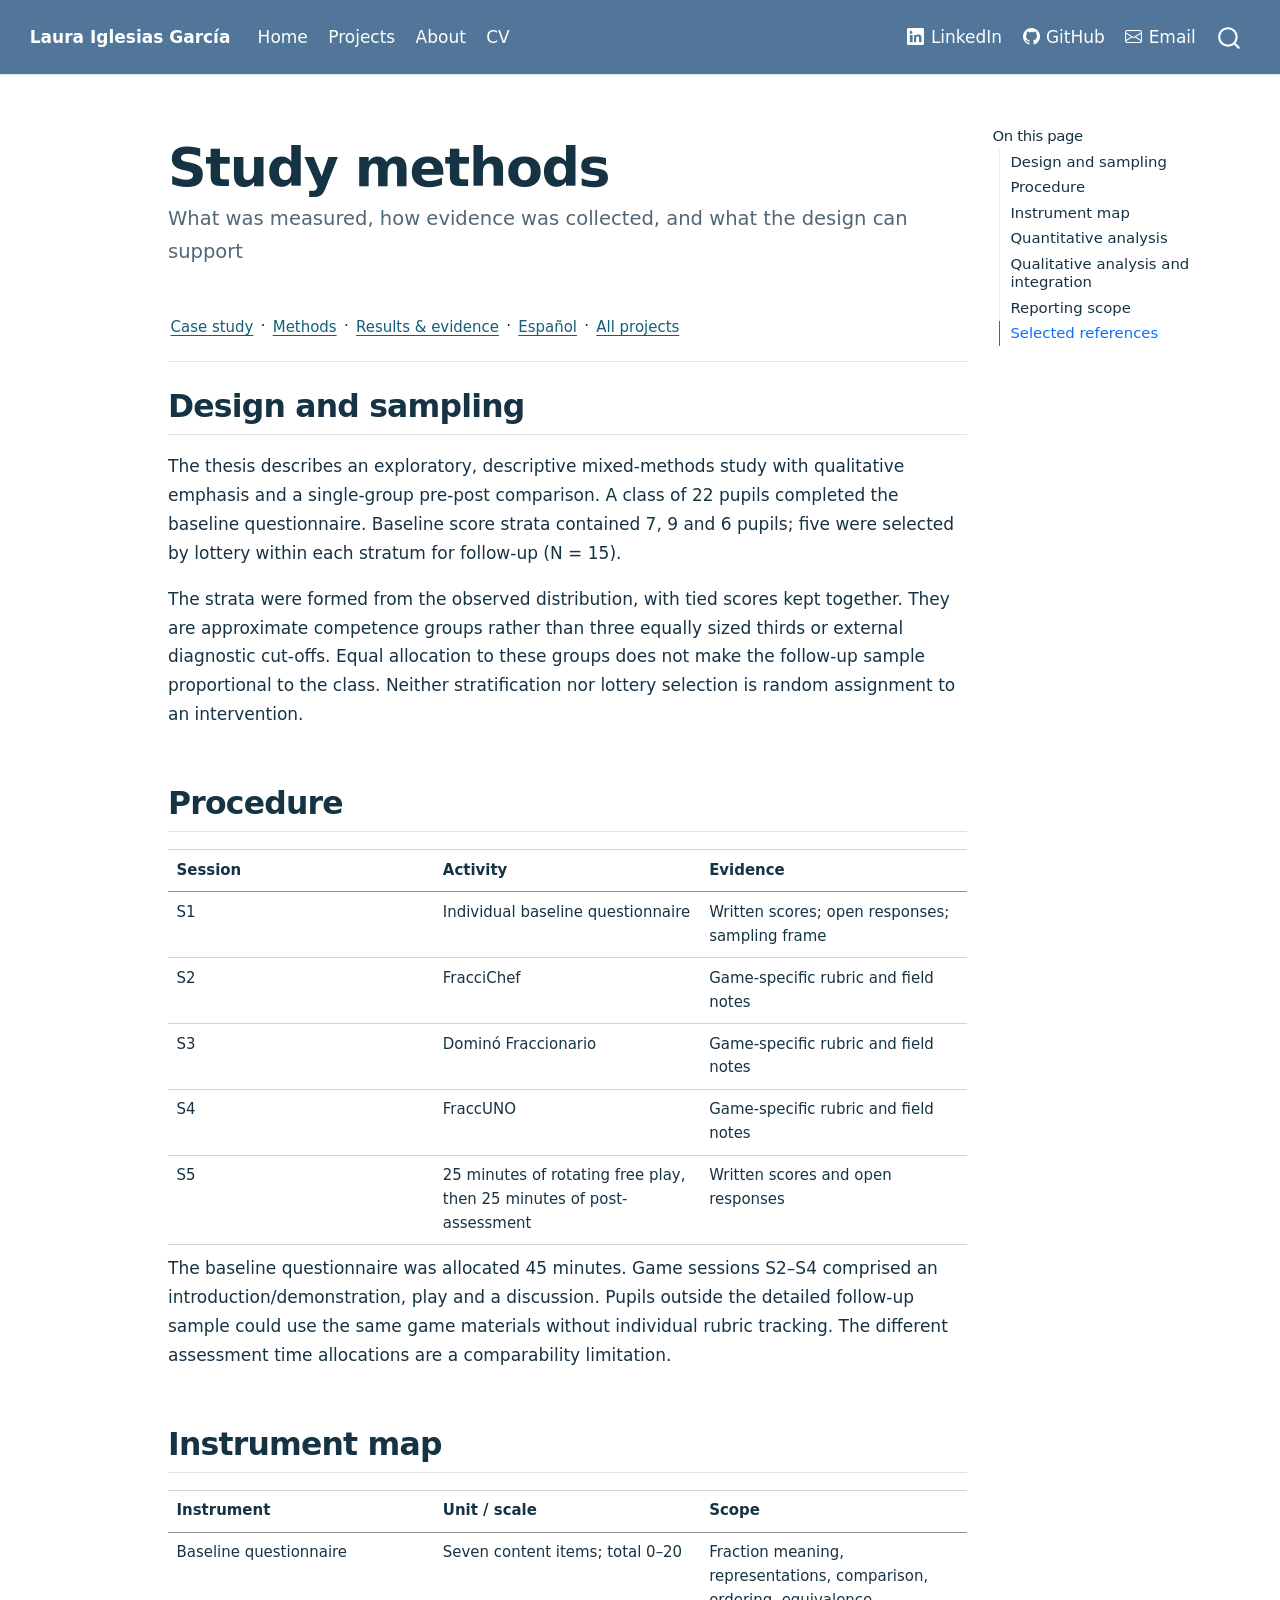
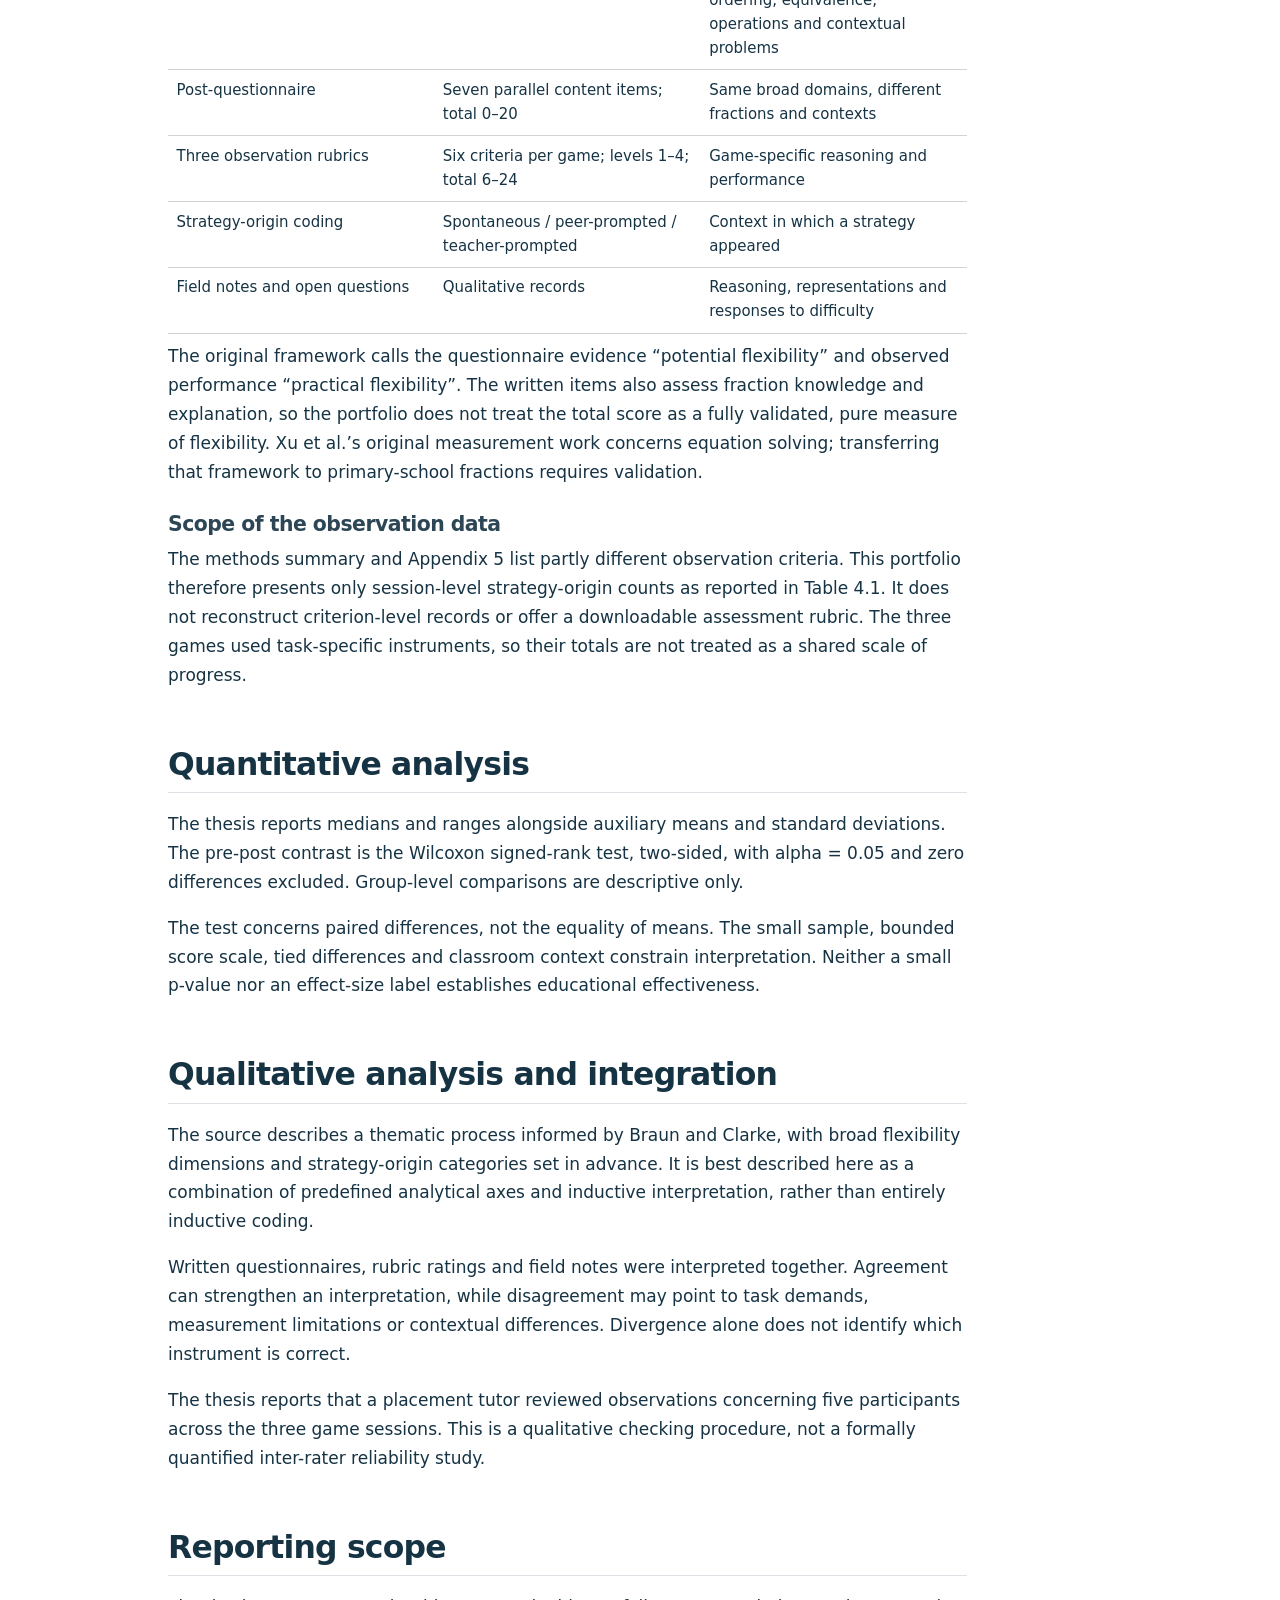
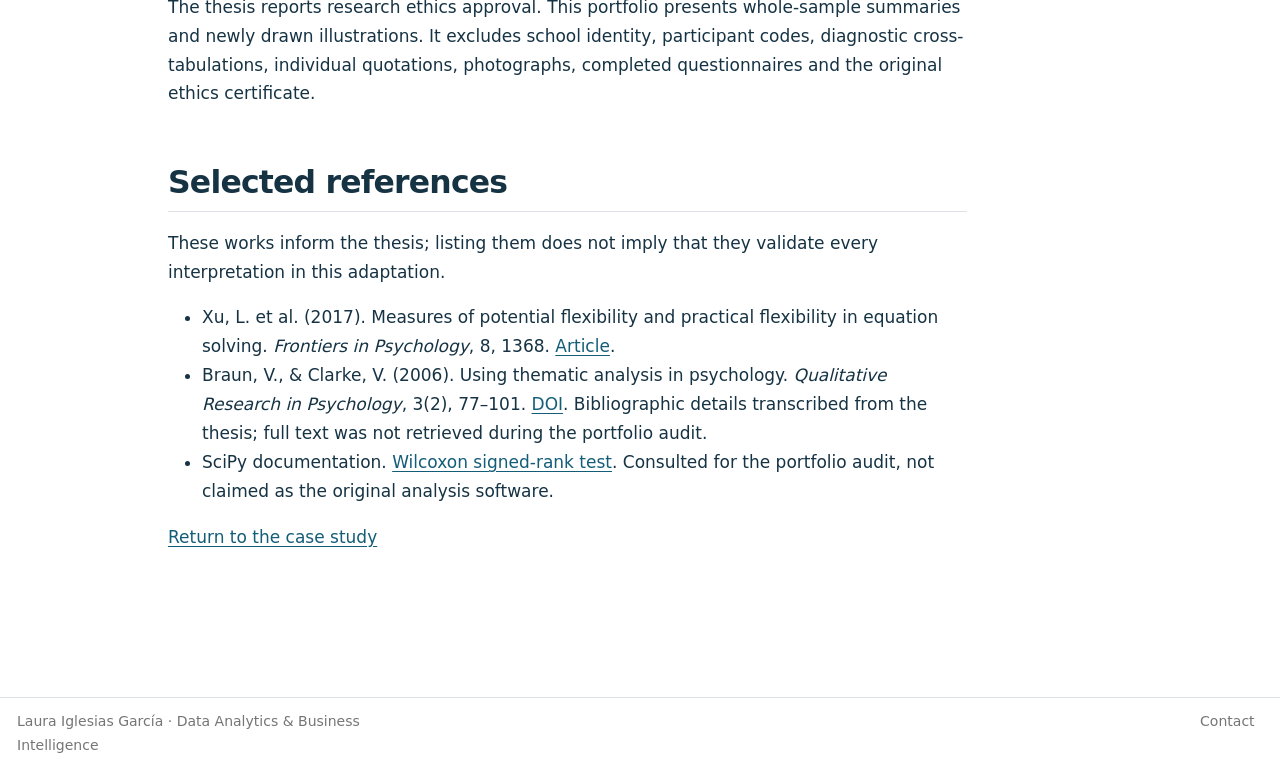
<file: mathematical-flexibility/methods.html>
<!DOCTYPE html>
<html xmlns="http://www.w3.org/1999/xhtml" lang="en" xml:lang="en"><head>

<meta charset="utf-8">
<meta name="generator" content="quarto-1.11.9">

<meta name="viewport" content="width=device-width, initial-scale=1.0, user-scalable=yes">


<title>Study methods – Laura Iglesias García</title>
<style>
/* Default styles provided by pandoc.
** See https://pandoc.org/MANUAL.html#variables-for-html for config info.
*/
span.smallcaps{font-variant: small-caps;}
div.columns{display: flex; gap: 1.5em;}
div.column{flex: auto;}
@media screen {
div.columns{gap: min(4vw, 1.5em);}
div.column{overflow-x: auto;}
}
div.hanging-indent{margin-left: 1.5em; text-indent: -1.5em;}
ul.task-list{list-style: none;}
ul.task-list li input[type="checkbox"] {
  width: 0.8em;
  margin: 0 0.8em 0.2em -1em; /* quarto-specific, see https://github.com/quarto-dev/quarto-cli/issues/4556 */ 
  vertical-align: middle;
}
</style>


<script src="../site_libs/quarto-nav/quarto-nav.js"></script>
<script src="../site_libs/quarto-nav/headroom.min.js"></script>
<script src="../site_libs/clipboard/clipboard.min.js"></script>
<script src="../site_libs/quarto-search/autocomplete.umd.js"></script>
<script src="../site_libs/quarto-search/fuse.min.js"></script>
<script src="../site_libs/quarto-search/quarto-search.js"></script>
<meta name="quarto:offset" content="../">
<script src="../site_libs/quarto-html/quarto.js" type="module"></script>
<script src="../site_libs/quarto-html/tabsets/tabsets.js" type="module"></script>
<script src="../site_libs/quarto-html/scrollable-regions/scrollable-regions.js" type="module"></script>
<script src="../site_libs/quarto-html/popper.min.js"></script>
<script src="../site_libs/quarto-html/tippy.umd.min.js"></script>
<script src="../site_libs/quarto-html/anchor.min.js"></script>
<link href="../site_libs/quarto-html/tippy.css" rel="stylesheet">
<link href="../site_libs/quarto-html/quarto-syntax-highlighting-63b5708e65d6cd79cd7618c58d0c21e7.css" rel="stylesheet" id="quarto-text-highlighting-styles">
<script src="../site_libs/bootstrap/bootstrap.min.js"></script>
<link href="../site_libs/bootstrap/bootstrap-icons.css" rel="stylesheet">
<link href="../site_libs/bootstrap/bootstrap-ded4168630e1422961a6247c4ac5fe91.min.css" rel="stylesheet" append-hash="true" id="quarto-bootstrap" data-mode="light">
<script id="quarto-search-options" type="application/json">{
  "location": "navbar",
  "copy-button": false,
  "collapse-after": 3,
  "panel-placement": "end",
  "type": "overlay",
  "limit": 50,
  "keyboard-shortcut": [
    "f",
    "/",
    "s"
  ],
  "show-item-context": false,
  "language": {
    "search-no-results-text": "No results",
    "search-matching-documents-text": "matching documents",
    "search-copy-link-title": "Copy link to search",
    "search-hide-matches-text": "Hide additional matches",
    "search-more-match-text": "more match in this document",
    "search-more-matches-text": "more matches in this document",
    "search-clear-button-title": "Clear",
    "search-text-placeholder": "",
    "search-detached-cancel-button-title": "Cancel",
    "search-submit-button-title": "Submit",
    "search-label": "Search"
  }
}</script>


<link rel="stylesheet" href="../portfolio.css">
<link rel="stylesheet" href="assets/styles.css">
<meta property="og:title" content="Study methods – Laura Iglesias García">
<meta property="og:description" content="What was measured, how evidence was collected, and what the design can support">
<meta property="og:site_name" content="Laura Iglesias García">
<meta name="twitter:title" content="Study methods – Laura Iglesias García">
<meta name="twitter:description" content="What was measured, how evidence was collected, and what the design can support">
<meta name="twitter:card" content="summary">
</head>

<body class="nav-fixed quarto-light"><a id="quarto-skip-link" class="visually-hidden-focusable" href="#quarto-document-content">Skip to main content</a>

<div id="quarto-search-results"></div>
  <header id="quarto-header" class="headroom fixed-top">
    <nav class="navbar navbar-expand-lg " data-bs-theme="dark" aria-label="Site">
      <div class="navbar-container container-fluid">
      <div class="navbar-brand-container mx-auto">
    <a class="navbar-brand" href="../index.html">
    <span class="navbar-title">Laura Iglesias García</span>
    </a>
  </div>
          <button class="navbar-toggler" type="button" data-bs-toggle="collapse" data-bs-target="#navbarCollapse" aria-controls="navbarCollapse" aria-expanded="false" aria-label="Toggle navigation" onclick="if (window.quartoToggleHeadroom) { window.quartoToggleHeadroom(); }">
  <span class="navbar-toggler-icon"></span>
</button>
          <div class="collapse navbar-collapse" id="navbarCollapse">
            <ul class="navbar-nav navbar-nav-scroll me-auto">
  <li class="nav-item">
    <a class="nav-link" href="../index.html"> 
<span class="menu-text">Home</span></a>
  </li>  
  <li class="nav-item">
    <a class="nav-link" href="../projects.html"> 
<span class="menu-text">Projects</span></a>
  </li>  
  <li class="nav-item">
    <a class="nav-link" href="../about.html"> 
<span class="menu-text">About</span></a>
  </li>  
  <li class="nav-item">
    <a class="nav-link" href="../Laura_Iglesias_García_CV.pdf"> 
<span class="menu-text">CV</span></a>
  </li>  
</ul>
            <ul class="navbar-nav navbar-nav-scroll ms-auto">
  <li class="nav-item">
    <a class="nav-link" href="https://www.linkedin.com/in/laura-iglesias-g"> <i class="bi bi-linkedin" role="img">
</i> 
<span class="menu-text">LinkedIn</span></a>
  </li>  
  <li class="nav-item">
    <a class="nav-link" href="https://github.com/lauraiglesiasgr"> <i class="bi bi-github" role="img">
</i> 
<span class="menu-text">GitHub</span></a>
  </li>  
  <li class="nav-item">
    <a class="nav-link" href="mailto:lauraiglesiasgarcia23@outlook.es"> <i class="bi bi-envelope" role="img">
</i> 
<span class="menu-text">Email</span></a>
  </li>  
</ul>
          </div> <!-- /navcollapse -->
            <div class="quarto-navbar-tools">
</div>
            <div id="quarto-search" class="" title="Search"></div>
      </div> <!-- /container-fluid -->
    </nav>
</header>
<!-- content -->
<div id="quarto-content" class="quarto-container page-columns page-rows-contents page-layout-article page-navbar">
<!-- sidebar -->
<!-- margin-sidebar -->
    <div id="quarto-margin-sidebar" class="sidebar margin-sidebar">
        <nav id="TOC" role="doc-toc" aria-labelledby="toc-title" class="toc-active">
    <h2 id="toc-title">On this page</h2>
   
  <ul class="collapse">
  <li><a href="#design-and-sampling" id="toc-design-and-sampling" class="nav-link active" data-scroll-target="#design-and-sampling">Design and sampling</a></li>
  <li><a href="#procedure" id="toc-procedure" class="nav-link" data-scroll-target="#procedure">Procedure</a></li>
  <li><a href="#instrument-map" id="toc-instrument-map" class="nav-link" data-scroll-target="#instrument-map">Instrument map</a></li>
  <li><a href="#quantitative-analysis" id="toc-quantitative-analysis" class="nav-link" data-scroll-target="#quantitative-analysis">Quantitative analysis</a></li>
  <li><a href="#qualitative-analysis-and-integration" id="toc-qualitative-analysis-and-integration" class="nav-link" data-scroll-target="#qualitative-analysis-and-integration">Qualitative analysis and integration</a></li>
  <li><a href="#reporting-scope" id="toc-reporting-scope" class="nav-link" data-scroll-target="#reporting-scope">Reporting scope</a></li>
  <li><a href="#selected-references" id="toc-selected-references" class="nav-link" data-scroll-target="#selected-references">Selected references</a></li>
  </ul>
</nav>
    </div>
<!-- main -->
<main class="content" id="quarto-document-content" tabindex="-1">

<header id="title-block-header" class="quarto-title-block default">
<div class="quarto-title">
<h1 class="title">Study methods</h1>
<p class="subtitle lead">What was measured, how evidence was collected, and what the design can support</p>
</div>



<div class="quarto-title-meta">

    
  
    
  </div>
  


</header>


<div class="project-nav">
<p><a href="../mathematical-flexibility/index.html">Case study</a> · <a href="../mathematical-flexibility/methods.html">Methods</a> · <a href="../mathematical-flexibility/evidence.html">Results &amp; evidence</a> · <a href="../mathematical-flexibility/es.html">Español</a> · <a href="../projects.html">All projects</a></p>
</div>
<section id="design-and-sampling" class="level2">
<h2 class="anchored" data-anchor-id="design-and-sampling">Design and sampling</h2>
<p>The thesis describes an exploratory, descriptive mixed-methods study with qualitative emphasis and a single-group pre-post comparison. A class of 22 pupils completed the baseline questionnaire. Baseline score strata contained 7, 9 and 6 pupils; five were selected by lottery within each stratum for follow-up (N = 15).</p>
<p>The strata were formed from the observed distribution, with tied scores kept together. They are approximate competence groups rather than three equally sized thirds or external diagnostic cut-offs. Equal allocation to these groups does not make the follow-up sample proportional to the class. Neither stratification nor lottery selection is random assignment to an intervention.</p>
</section>
<section id="procedure" class="level2">
<h2 class="anchored" data-anchor-id="procedure">Procedure</h2>
<table class="caption-top table">
<colgroup>
<col style="width: 33%">
<col style="width: 33%">
<col style="width: 33%">
</colgroup>
<thead>
<tr class="header">
<th>Session</th>
<th>Activity</th>
<th>Evidence</th>
</tr>
</thead>
<tbody>
<tr class="odd">
<td>S1</td>
<td>Individual baseline questionnaire</td>
<td>Written scores; open responses; sampling frame</td>
</tr>
<tr class="even">
<td>S2</td>
<td>FracciChef</td>
<td>Game-specific rubric and field notes</td>
</tr>
<tr class="odd">
<td>S3</td>
<td>Dominó Fraccionario</td>
<td>Game-specific rubric and field notes</td>
</tr>
<tr class="even">
<td>S4</td>
<td>FraccUNO</td>
<td>Game-specific rubric and field notes</td>
</tr>
<tr class="odd">
<td>S5</td>
<td>25 minutes of rotating free play, then 25 minutes of post-assessment</td>
<td>Written scores and open responses</td>
</tr>
</tbody>
</table>
<p>The baseline questionnaire was allocated 45 minutes. Game sessions S2–S4 comprised an introduction/demonstration, play and a discussion. Pupils outside the detailed follow-up sample could use the same game materials without individual rubric tracking. The different assessment time allocations are a comparability limitation.</p>
</section>
<section id="instrument-map" class="level2">
<h2 class="anchored" data-anchor-id="instrument-map">Instrument map</h2>
<table class="caption-top table">
<colgroup>
<col style="width: 33%">
<col style="width: 33%">
<col style="width: 33%">
</colgroup>
<thead>
<tr class="header">
<th>Instrument</th>
<th>Unit / scale</th>
<th>Scope</th>
</tr>
</thead>
<tbody>
<tr class="odd">
<td>Baseline questionnaire</td>
<td>Seven content items; total 0–20</td>
<td>Fraction meaning, representations, comparison, ordering, equivalence, operations and contextual problems</td>
</tr>
<tr class="even">
<td>Post-questionnaire</td>
<td>Seven parallel content items; total 0–20</td>
<td>Same broad domains, different fractions and contexts</td>
</tr>
<tr class="odd">
<td>Three observation rubrics</td>
<td>Six criteria per game; levels 1–4; total 6–24</td>
<td>Game-specific reasoning and performance</td>
</tr>
<tr class="even">
<td>Strategy-origin coding</td>
<td>Spontaneous / peer-prompted / teacher-prompted</td>
<td>Context in which a strategy appeared</td>
</tr>
<tr class="odd">
<td>Field notes and open questions</td>
<td>Qualitative records</td>
<td>Reasoning, representations and responses to difficulty</td>
</tr>
</tbody>
</table>
<p>The original framework calls the questionnaire evidence “potential flexibility” and observed performance “practical flexibility”. The written items also assess fraction knowledge and explanation, so the portfolio does not treat the total score as a fully validated, pure measure of flexibility. Xu et al.’s original measurement work concerns equation solving; transferring that framework to primary-school fractions requires validation.</p>
<section id="scope-of-the-observation-data" class="level3">
<h3 class="anchored" data-anchor-id="scope-of-the-observation-data">Scope of the observation data</h3>
<p>The methods summary and Appendix 5 list partly different observation criteria. This portfolio therefore presents only session-level strategy-origin counts as reported in Table 4.1. It does not reconstruct criterion-level records or offer a downloadable assessment rubric. The three games used task-specific instruments, so their totals are not treated as a shared scale of progress.</p>
</section>
</section>
<section id="quantitative-analysis" class="level2">
<h2 class="anchored" data-anchor-id="quantitative-analysis">Quantitative analysis</h2>
<p>The thesis reports medians and ranges alongside auxiliary means and standard deviations. The pre-post contrast is the Wilcoxon signed-rank test, two-sided, with alpha = 0.05 and zero differences excluded. Group-level comparisons are descriptive only.</p>
<p>The test concerns paired differences, not the equality of means. The small sample, bounded score scale, tied differences and classroom context constrain interpretation. Neither a small p-value nor an effect-size label establishes educational effectiveness.</p>
</section>
<section id="qualitative-analysis-and-integration" class="level2">
<h2 class="anchored" data-anchor-id="qualitative-analysis-and-integration">Qualitative analysis and integration</h2>
<p>The source describes a thematic process informed by Braun and Clarke, with broad flexibility dimensions and strategy-origin categories set in advance. It is best described here as a combination of predefined analytical axes and inductive interpretation, rather than entirely inductive coding.</p>
<p>Written questionnaires, rubric ratings and field notes were interpreted together. Agreement can strengthen an interpretation, while disagreement may point to task demands, measurement limitations or contextual differences. Divergence alone does not identify which instrument is correct.</p>
<p>The thesis reports that a placement tutor reviewed observations concerning five participants across the three game sessions. This is a qualitative checking procedure, not a formally quantified inter-rater reliability study.</p>
</section>
<section id="reporting-scope" class="level2">
<h2 class="anchored" data-anchor-id="reporting-scope">Reporting scope</h2>
<p>The thesis reports research ethics approval. This portfolio presents whole-sample summaries and newly drawn illustrations. It excludes school identity, participant codes, diagnostic cross-tabulations, individual quotations, photographs, completed questionnaires and the original ethics certificate.</p>
</section>
<section id="selected-references" class="level2">
<h2 class="anchored" data-anchor-id="selected-references">Selected references</h2>
<p>These works inform the thesis; listing them does not imply that they validate every interpretation in this adaptation.</p>
<ul>
<li>Xu, L. et al.&nbsp;(2017). Measures of potential flexibility and practical flexibility in equation solving. <em>Frontiers in Psychology</em>, 8, 1368. <a href="https://www.frontiersin.org/journals/psychology/articles/10.3389/fpsyg.2017.01368/full">Article</a>.</li>
<li>Braun, V., &amp; Clarke, V. (2006). Using thematic analysis in psychology. <em>Qualitative Research in Psychology</em>, 3(2), 77–101. <a href="https://doi.org/10.1191/1478088706qp063oa">DOI</a>. Bibliographic details transcribed from the thesis; full text was not retrieved during the portfolio audit.</li>
<li>SciPy documentation. <a href="https://docs.scipy.org/doc/scipy/reference/generated/scipy.stats.wilcoxon.html">Wilcoxon signed-rank test</a>. Consulted for the portfolio audit, not claimed as the original analysis software.</li>
</ul>
<p><a href="../mathematical-flexibility/index.html">Return to the case study</a></p>


</section>

</main> <!-- /main -->
<script id="quarto-html-after-body" type="application/javascript">
  window.document.addEventListener("DOMContentLoaded", function (event) {
    const icon = "";
    const anchorJS = new window.AnchorJS();
    anchorJS.options = {
      placement: 'right',
      icon: icon
    };
    anchorJS.add('.anchored');
    const isCodeAnnotation = (el) => {
      for (const clz of el.classList) {
        if (clz.startsWith('code-annotation-')) {                     
          return true;
        }
      }
      return false;
    }
    const onCopySuccess = function(e) {
      // button target
      const button = e.trigger;
      // don't keep focus
      button.blur();
      // flash "checked"
      button.classList.add('code-copy-button-checked');
      var currentTitle = button.getAttribute("title");
      button.setAttribute("title", "Copied!");
      let tooltip;
      if (window.bootstrap) {
        button.setAttribute("data-bs-toggle", "tooltip");
        button.setAttribute("data-bs-placement", "left");
        button.setAttribute("data-bs-title", "Copied!");
        tooltip = new bootstrap.Tooltip(button, 
          { trigger: "manual", 
            customClass: "code-copy-button-tooltip",
            offset: [0, -8]});
        tooltip.show();    
      }
      setTimeout(function() {
        if (tooltip) {
          tooltip.hide();
          button.removeAttribute("data-bs-title");
          button.removeAttribute("data-bs-toggle");
          button.removeAttribute("data-bs-placement");
        }
        button.setAttribute("title", currentTitle);
        button.classList.remove('code-copy-button-checked');
      }, 1000);
      // clear code selection
      e.clearSelection();
    }
    const getTextToCopy = function(trigger) {
      const outerScaffold = trigger.parentElement.cloneNode(true);
      const codeEl = outerScaffold.querySelector('code');
      for (const childEl of codeEl.children) {
        if (isCodeAnnotation(childEl)) {
          childEl.remove();
        }
      }
      return codeEl.innerText;
    }
    const clipboard = new window.ClipboardJS('.code-copy-button:not([data-in-quarto-modal])', {
      text: getTextToCopy
    });
    clipboard.on('success', onCopySuccess);
    if (window.document.getElementById('quarto-embedded-source-code-modal')) {
      const clipboardModal = new window.ClipboardJS('.code-copy-button[data-in-quarto-modal]', {
        text: getTextToCopy,
        container: window.document.getElementById('quarto-embedded-source-code-modal')
      });
      clipboardModal.on('success', onCopySuccess);
    }
      var localhostRegex = new RegExp(/^(?:http|https):\/\/localhost\:?[0-9]*\//);
      var mailtoRegex = new RegExp(/^mailto:/);
        var filterRegex = new RegExp("https:\/\/lauraiglesiasgr\.github\.io\/gamification-math-apps-analysis\/");
      var isInternal = (href) => {
          return filterRegex.test(href) || localhostRegex.test(href) || mailtoRegex.test(href);
      }
      // Inspect non-navigation links and adorn them if external
      window.quartoDecorateExternalLinks = function (root) {
     var links = (root || window.document).querySelectorAll('a[href]:not(.nav-link):not(.navbar-brand):not(.toc-action):not(.sidebar-link):not(.sidebar-item-toggle):not(.pagination-link):not(.no-external):not([aria-hidden]):not(.dropdown-item):not(.quarto-navigation-tool):not(.about-link)');
      for (var i=0; i<links.length; i++) {
        const link = links[i];
        if (!isInternal(link.href)) {
          // undo the damage that might have been done by quarto-nav.js in the case of
          // links that we want to consider external
          if (link.dataset.originalHref !== undefined) {
            link.href = link.dataset.originalHref;
          }
          if (!link.classList.contains('no-external-icon')) {
          }
        }
      }
      };
      window.quartoDecorateExternalLinks(window.document);
    // Esc closes the popup (WCAG 1.4.13) and focus leaving both trigger and
    // popup closes it (WCAG 2.4.11); tippy handles neither for interactive popups.
    const hideOnEscAndFocusOut = {
      name: 'hideOnEscAndFocusOut',
      defaultValue: true,
      fn(instance) {
        const dismiss = () => {
          // A show scheduled by the trigger delay would otherwise reopen it
          instance.clearDelayTimeouts();
          instance.hide();
        };
        const onKeyDown = (event) => {
          if (event.key !== 'Escape') {
            return;
          }
          // Keep Esc from also reaching page handlers (e.g. reveal.js overview),
          // except an open reveal.js slide menu, which Esc should close too.
          // The menu handles keys only when its keyboard option is on.
          const menuHandlesEsc = window.Reveal?.getPlugin?.('menu')?.isOpen() &&
            window.Reveal.getConfig().menu?.keyboard !== false;
          if (!menuHandlesEsc) {
            event.stopPropagation();
          }
          if (instance.popper.contains(window.document.activeElement)) {
            // Disabled while refocusing so the focus trigger does not reopen it
            instance.disable();
            instance.reference.focus();
            instance.enable();
          }
          dismiss();
        };
        const onFocusOut = (event) => {
          const target = event.relatedTarget;
          if (target && !instance.reference.contains(target) &&
              !instance.popper.contains(target)) {
            dismiss();
          }
        };
        // On the trigger too: a click trigger (code-annotations: select) has no
        // blur handling. Attached for the instance's lifetime so leaving the
        // trigger also cancels a show still pending on the trigger delay.
        instance.reference.addEventListener('focusout', onFocusOut);
        return {
          onShow() {
            window.document.addEventListener('keydown', onKeyDown, true);
            instance.popper.addEventListener('focusout', onFocusOut);
          },
          onHide() {
            window.document.removeEventListener('keydown', onKeyDown, true);
            instance.popper.removeEventListener('focusout', onFocusOut);
          },
          onDestroy() {
            instance.reference.removeEventListener('focusout', onFocusOut);
          },
        };
      },
    };
    function tippyHover(el, contentFn, onTriggerFn, onUntriggerFn) {
      const config = {
        allowHTML: true,
        maxWidth: 500,
        delay: 100,
        arrow: false,
        appendTo: function(el) {
            return el.parentElement;
        },
        interactive: true,
        interactiveBorder: 10,
        theme: 'quarto',
        placement: 'bottom-start',
        plugins: [hideOnEscAndFocusOut],
      };
      if (contentFn) {
        config.content = contentFn;
      }
      if (onTriggerFn) {
        config.onTrigger = onTriggerFn;
      }
      if (onUntriggerFn) {
        config.onUntrigger = onUntriggerFn;
      }
      window.tippy(el, config); 
    }
    const noterefs = window.document.querySelectorAll('a[role="doc-noteref"]');
    for (var i=0; i<noterefs.length; i++) {
      const ref = noterefs[i];
      tippyHover(ref, function() {
        // use id or data attribute instead here
        let href = ref.getAttribute('data-footnote-href') || ref.getAttribute('href');
        try { href = new URL(href).hash; } catch {}
        const id = href.replace(/^#\/?/, "");
        const note = window.document.getElementById(id);
        if (note) {
          return note.innerHTML;
        } else {
          return "";
        }
      });
    }
    const xrefs = window.document.querySelectorAll('a.quarto-xref');
    const processXRef = (id, note) => {
      // Strip column container classes
      const stripColumnClz = (el) => {
        el.classList.remove("page-full", "page-columns");
        if (el.children) {
          for (const child of el.children) {
            stripColumnClz(child);
          }
        }
      }
      stripColumnClz(note)
      if (id === null || id.startsWith('sec-')) {
        // Special case sections, only their first couple elements
        const container = document.createElement("div");
        if (note.children && note.children.length > 2) {
          container.appendChild(note.children[0].cloneNode(true));
          for (let i = 1; i < note.children.length; i++) {
            const child = note.children[i];
            if (child.tagName === "P" && child.innerText === "") {
              continue;
            } else {
              container.appendChild(child.cloneNode(true));
              break;
            }
          }
          if (window.Quarto?.typesetMath) {
            window.Quarto.typesetMath(container);
          }
          return container.innerHTML
        } else {
          if (window.Quarto?.typesetMath) {
            window.Quarto.typesetMath(note);
          }
          return note.innerHTML;
        }
      } else {
        // Remove any anchor links if they are present
        const anchorLink = note.querySelector('a.anchorjs-link');
        if (anchorLink) {
          anchorLink.remove();
        }
        if (window.Quarto?.typesetMath) {
          window.Quarto.typesetMath(note);
        }
        if (note.classList.contains("callout")) {
          return note.outerHTML;
        } else {
          return note.innerHTML;
        }
      }
    }
    for (var i=0; i<xrefs.length; i++) {
      const xref = xrefs[i];
      tippyHover(xref, undefined, function(instance) {
        instance.disable();
        let url = xref.getAttribute('href');
        let hash = undefined; 
        if (url.startsWith('#')) {
          hash = url;
        } else {
          try { hash = new URL(url).hash; } catch {}
        }
        if (hash) {
          const id = hash.replace(/^#\/?/, "");
          const note = window.document.getElementById(id);
          if (note !== null) {
            try {
              const html = processXRef(id, note.cloneNode(true));
              instance.setContent(html);
            } finally {
              instance.enable();
              instance.show();
            }
          } else {
            // See if we can fetch this
            fetch(url.split('#')[0])
            .then(res => res.text())
            .then(html => {
              const parser = new DOMParser();
              const htmlDoc = parser.parseFromString(html, "text/html");
              const note = htmlDoc.getElementById(id);
              if (note !== null) {
                const html = processXRef(id, note);
                instance.setContent(html);
              } 
            }).finally(() => {
              instance.enable();
              instance.show();
            });
          }
        } else {
          // See if we can fetch a full url (with no hash to target)
          // This is a special case and we should probably do some content thinning / targeting
          fetch(url)
          .then(res => res.text())
          .then(html => {
            const parser = new DOMParser();
            const htmlDoc = parser.parseFromString(html, "text/html");
            const note = htmlDoc.querySelector('main.content');
            if (note !== null) {
              // This should only happen for chapter cross references
              // (since there is no id in the URL)
              // remove the first header
              if (note.children.length > 0 && note.children[0].tagName === "HEADER") {
                note.children[0].remove();
              }
              const html = processXRef(null, note);
              instance.setContent(html);
            } 
          }).finally(() => {
            instance.enable();
            instance.show();
          });
        }
      }, function(instance) {
      });
    }
        let selectedAnnoteEl;
        const selectorForAnnotation = ( cell, annotation) => {
          let cellAttr = 'data-code-cell="' + cell + '"';
          let lineAttr = 'data-code-annotation="' +  annotation + '"';
          const selector = 'span[' + cellAttr + '][' + lineAttr + ']';
          return selector;
        }
        const selectCodeLines = (annoteEl) => {
          const doc = window.document;
          const targetCell = annoteEl.getAttribute("data-target-cell");
          const targetAnnotation = annoteEl.getAttribute("data-target-annotation");
          const annoteSpan = window.document.querySelector(selectorForAnnotation(targetCell, targetAnnotation));
          const lines = annoteSpan.getAttribute("data-code-lines").split(",");
          const lineIds = lines.map((line) => {
            return targetCell + "-" + line;
          })
          // Each band is positioned against its own containing block, which is
          // not the offsetParent of the lines, so place it from client rects.
          const placeBand = (band, firstEl, lastEl, codeBlock) => {
            const container = band.offsetParent;
            if (container === null) {
              return;
            }
            const containerRect = container.getBoundingClientRect();
            // Reveal.js scales slides with a transform, so convert client
            // pixels back to the CSS pixels of the container.
            const scale = containerRect.height / container.offsetHeight || 1;
            const firstRect = firstEl.getBoundingClientRect();
            const lastRect = lastEl.getBoundingClientRect();
            const top = (firstRect.top - containerRect.top) / scale - container.clientTop + container.scrollTop;
            const height = (lastRect.bottom - firstRect.top) / scale;
            band.style.top = top - 2 + "px";
            band.style.height = height + 4 + "px";
            if (codeBlock) {
              // Without the copy button wrapper, the containing block is wider
              // than the code block, so span the code block explicitly.
              const blockRect = codeBlock.getBoundingClientRect();
              band.style.left = (blockRect.left - containerRect.left) / scale - container.clientLeft + container.scrollLeft + "px";
              band.style.width = blockRect.width / scale + "px";
            }
          };
          if (lineIds.length > 0) {
            const el = window.document.getElementById(lineIds[0]);
            const lastEl = window.document.getElementById(lineIds[lineIds.length - 1]);
            const parent = el.parentElement.parentElement;
            // cook up a div (if necessary) and position it
            let div = window.document.getElementById("code-annotation-line-highlight");
            if (div === null) {
              div = window.document.createElement("div");
              div.setAttribute("id", "code-annotation-line-highlight");
              div.style.position = 'absolute';
              parent.appendChild(div);
            }
            placeBand(div, el, lastEl, parent.closest("div.sourceCode") || parent);
            let gutterDiv = window.document.getElementById("code-annotation-line-highlight-gutter");
            if (gutterDiv === null) {
              gutterDiv = window.document.createElement("div");
              gutterDiv.setAttribute("id", "code-annotation-line-highlight-gutter");
              gutterDiv.style.position = 'absolute';
              const codeCell = window.document.getElementById(targetCell);
              const gutter = codeCell.querySelector('.code-annotation-gutter');
              gutter.appendChild(gutterDiv);
            }
            placeBand(gutterDiv, el, lastEl);
            selectedAnnoteEl = annoteEl;
          }
        };
        const unselectCodeLines = () => {
          const elementsIds = ["code-annotation-line-highlight", "code-annotation-line-highlight-gutter"];
          elementsIds.forEach((elId) => {
            const div = window.document.getElementById(elId);
            if (div) {
              div.remove();
            }
          });
          selectedAnnoteEl = undefined;
        };
          // Handle positioning of the toggle
      window.addEventListener(
        "resize",
        throttle(() => {
          elRect = undefined;
          if (selectedAnnoteEl) {
            selectCodeLines(selectedAnnoteEl);
          }
        }, 10)
      );
      function throttle(fn, ms) {
      let throttle = false;
      let timer;
        return (...args) => {
          if(!throttle) { // first call gets through
              fn.apply(this, args);
              throttle = true;
          } else { // all the others get throttled
              if(timer) clearTimeout(timer); // cancel #2
              timer = setTimeout(() => {
                fn.apply(this, args);
                timer = throttle = false;
              }, ms);
          }
        };
      }
        // Attach click handler to the DT
        const annoteDls = window.document.querySelectorAll('dt[data-target-cell]');
        for (const annoteDlNode of annoteDls) {
          annoteDlNode.addEventListener('click', (event) => {
            const clickedEl = event.target;
            if (clickedEl !== selectedAnnoteEl) {
              unselectCodeLines();
              const activeEl = window.document.querySelector('dt[data-target-cell].code-annotation-active');
              if (activeEl) {
                activeEl.classList.remove('code-annotation-active');
              }
              selectCodeLines(clickedEl);
              clickedEl.classList.add('code-annotation-active');
            } else {
              // Unselect the line
              unselectCodeLines();
              clickedEl.classList.remove('code-annotation-active');
            }
          });
        }
    const findCites = (el) => {
      const parentEl = el.parentElement;
      if (parentEl) {
        const cites = parentEl.dataset.cites;
        if (cites) {
          return {
            el,
            cites: cites.split(' ')
          };
        } else {
          return findCites(el.parentElement)
        }
      } else {
        return undefined;
      }
    };
    var bibliorefs = window.document.querySelectorAll('a[role="doc-biblioref"]');
    for (var i=0; i<bibliorefs.length; i++) {
      const ref = bibliorefs[i];
      const citeInfo = findCites(ref);
      if (citeInfo) {
        tippyHover(citeInfo.el, function() {
          var popup = window.document.createElement('div');
          citeInfo.cites.forEach(function(cite) {
            var citeDiv = window.document.createElement('div');
            citeDiv.classList.add('hanging-indent');
            citeDiv.classList.add('csl-entry');
            var biblioDiv = window.document.getElementById('ref-' + cite);
            if (biblioDiv) {
              citeDiv.innerHTML = biblioDiv.innerHTML;
            }
            popup.appendChild(citeDiv);
          });
          return popup.innerHTML;
        });
      }
    }
  });
  </script>
  <script type="application/javascript">
  window.quartoScrollableRegionsLabels = {"code":"Scrollable code","output":"Scrollable output"};
  </script>
</div> <!-- /content -->
<footer class="footer">
  <div class="nav-footer">
    <div class="nav-footer-left">
<p>Laura Iglesias García · Data Analytics &amp; Business Intelligence</p>
</div>   
    <div class="nav-footer-center">
      &nbsp;
    </div>
    <div class="nav-footer-right">
      <ul class="footer-items list-unstyled">
    <li class="nav-item">
    <a class="nav-link" href="mailto:lauraiglesiasgarcia23@outlook.es">
<p>Contact</p>
</a>
  </li>  
</ul>
    </div>
  </div>
</footer>




</body></html>
</file>
<file: site_libs/quarto-html/tippy.css>
.tippy-box[data-animation=fade][data-state=hidden]{opacity:0}[data-tippy-root]{max-width:calc(100vw - 10px)}.tippy-box{position:relative;background-color:#333;color:#fff;border-radius:4px;font-size:14px;line-height:1.4;white-space:normal;outline:0;transition-property:transform,visibility,opacity}.tippy-box[data-placement^=top]>.tippy-arrow{bottom:0}.tippy-box[data-placement^=top]>.tippy-arrow:before{bottom:-7px;left:0;border-width:8px 8px 0;border-top-color:initial;transform-origin:center top}.tippy-box[data-placement^=bottom]>.tippy-arrow{top:0}.tippy-box[data-placement^=bottom]>.tippy-arrow:before{top:-7px;left:0;border-width:0 8px 8px;border-bottom-color:initial;transform-origin:center bottom}.tippy-box[data-placement^=left]>.tippy-arrow{right:0}.tippy-box[data-placement^=left]>.tippy-arrow:before{border-width:8px 0 8px 8px;border-left-color:initial;right:-7px;transform-origin:center left}.tippy-box[data-placement^=right]>.tippy-arrow{left:0}.tippy-box[data-placement^=right]>.tippy-arrow:before{left:-7px;border-width:8px 8px 8px 0;border-right-color:initial;transform-origin:center right}.tippy-box[data-inertia][data-state=visible]{transition-timing-function:cubic-bezier(.54,1.5,.38,1.11)}.tippy-arrow{width:16px;height:16px;color:#333}.tippy-arrow:before{content:"";position:absolute;border-color:transparent;border-style:solid}.tippy-content{position:relative;padding:5px 9px;z-index:1}
</file>
<file: site_libs/quarto-html/quarto-syntax-highlighting-63b5708e65d6cd79cd7618c58d0c21e7.css>
/* quarto syntax highlight colors */
:root {
  --quarto-hl-ot-color: #003B4F;
  --quarto-hl-at-color: #657422;
  --quarto-hl-ss-color: #20794D;
  --quarto-hl-an-color: #5E5E5E;
  --quarto-hl-fu-color: #4758AB;
  --quarto-hl-st-color: #20794D;
  --quarto-hl-cf-color: #003B4F;
  --quarto-hl-op-color: #5E5E5E;
  --quarto-hl-er-color: #AD0000;
  --quarto-hl-bn-color: #AD0000;
  --quarto-hl-al-color: #AD0000;
  --quarto-hl-va-color: #111111;
  --quarto-hl-bu-color: inherit;
  --quarto-hl-ex-color: inherit;
  --quarto-hl-pp-color: #AD0000;
  --quarto-hl-in-color: #5E5E5E;
  --quarto-hl-vs-color: #20794D;
  --quarto-hl-wa-color: #5E5E5E;
  --quarto-hl-do-color: #5E5E5E;
  --quarto-hl-im-color: #00769E;
  --quarto-hl-ch-color: #20794D;
  --quarto-hl-dt-color: #AD0000;
  --quarto-hl-fl-color: #AD0000;
  --quarto-hl-co-color: #5E5E5E;
  --quarto-hl-cv-color: #5E5E5E;
  --quarto-hl-cn-color: #8f5902;
  --quarto-hl-sc-color: #5E5E5E;
  --quarto-hl-dv-color: #AD0000;
  --quarto-hl-kw-color: #003B4F;
}

/* other quarto variables */
:root {
  --quarto-font-monospace: SFMono-Regular, Menlo, Monaco, Consolas, "Liberation Mono", "Courier New", monospace;
}

/* syntax highlight based on Pandoc's rules */
pre > code.sourceCode > span {
  color: #003B4F;
}

code.sourceCode > span {
  color: #003B4F;
}

div.sourceCode,
div.sourceCode pre.sourceCode {
  color: #003B4F;
}

/* Normal */
code span {
  color: #003B4F;
}

/* Alert */
code span.al {
  color: #AD0000;
  font-style: inherit;
}

/* Annotation */
code span.an {
  color: #5E5E5E;
  font-style: inherit;
}

/* Attribute */
code span.at {
  color: #657422;
  font-style: inherit;
}

/* BaseN */
code span.bn {
  color: #AD0000;
  font-style: inherit;
}

/* BuiltIn */
code span.bu {
  font-style: inherit;
}

/* ControlFlow */
code span.cf {
  color: #003B4F;
  font-weight: bold;
  font-style: inherit;
}

/* Char */
code span.ch {
  color: #20794D;
  font-style: inherit;
}

/* Constant */
code span.cn {
  color: #8f5902;
  font-style: inherit;
}

/* Comment */
code span.co {
  color: #5E5E5E;
  font-style: inherit;
}

/* CommentVar */
code span.cv {
  color: #5E5E5E;
  font-style: italic;
}

/* Documentation */
code span.do {
  color: #5E5E5E;
  font-style: italic;
}

/* DataType */
code span.dt {
  color: #AD0000;
  font-style: inherit;
}

/* DecVal */
code span.dv {
  color: #AD0000;
  font-style: inherit;
}

/* Error */
code span.er {
  color: #AD0000;
  font-style: inherit;
}

/* Extension */
code span.ex {
  font-style: inherit;
}

/* Float */
code span.fl {
  color: #AD0000;
  font-style: inherit;
}

/* Function */
code span.fu {
  color: #4758AB;
  font-style: inherit;
}

/* Import */
code span.im {
  color: #00769E;
  font-style: inherit;
}

/* Information */
code span.in {
  color: #5E5E5E;
  font-style: inherit;
}

/* Keyword */
code span.kw {
  color: #003B4F;
  font-weight: bold;
  font-style: inherit;
}

/* Operator */
code span.op {
  color: #5E5E5E;
  font-style: inherit;
}

/* Other */
code span.ot {
  color: #003B4F;
  font-style: inherit;
}

/* Preprocessor */
code span.pp {
  color: #AD0000;
  font-style: inherit;
}

/* SpecialChar */
code span.sc {
  color: #5E5E5E;
  font-style: inherit;
}

/* SpecialString */
code span.ss {
  color: #20794D;
  font-style: inherit;
}

/* String */
code span.st {
  color: #20794D;
  font-style: inherit;
}

/* Variable */
code span.va {
  color: #111111;
  font-style: inherit;
}

/* VerbatimString */
code span.vs {
  color: #20794D;
  font-style: inherit;
}

/* Warning */
code span.wa {
  color: #5E5E5E;
  font-style: italic;
}

.prevent-inlining {
  content: "</";
}

/*# sourceMappingURL=054cc16b9e9817627be6994582d2ffb5.css.map */
</file>
<file: portfolio.css>
/* Shared portfolio layout: wraps naturally on narrow screens. */
.portfolio-intro { max-width: 52rem; margin-bottom: 1.6rem; }
.portfolio-actions { display: flex; flex-wrap: wrap; gap: .75rem; margin: 1.2rem 0; }
.portfolio-actions p { display: contents; }
.portfolio-proof, .portfolio-grid { display: grid; grid-template-columns: repeat(3, minmax(0, 1fr)); gap: 1rem; margin: 1.5rem 0 2.5rem; }
.proof-item { padding: 1rem; background: #edf3f8; border-radius: .5rem; color: #20394e; }
.proof-item strong { font-size: 1.3rem; }
.proof-item p:last-child, .portfolio-card p:last-child { margin-bottom: 0; }
.portfolio-card { padding: 1.25rem; border: 1px solid #d5dfe7; border-radius: .5rem; }
.portfolio-card h3 { margin-top: 0; font-size: 1.25rem; }
a:focus-visible { outline: 3px solid #1e648e; outline-offset: 3px; }
@media (max-width: 760px) {
  .portfolio-proof, .portfolio-grid { grid-template-columns: 1fr; }
  .portfolio-actions .btn { text-align: center; }
}

/* Keep wide research tables scrollable without widening small screens. */
@media (max-width: 600px) {
  main table { display: block; max-width: 100%; overflow-x: auto; }
}
</file>
<file: mathematical-flexibility/assets/styles.css>
:root{--ink:#163344;--muted:#506775;--accent:#146675;--line:#dbe4e8;--paper:#f2f7f8;--bs-link-color:#145d78}
body{color:var(--ink);font-family:system-ui,-apple-system,"Segoe UI",sans-serif;line-height:1.7;background:#fff}a{color:#145d78;text-underline-offset:3px}.navbar{border-bottom:1px solid var(--line);padding:.8rem 0}.navbar-brand{font-weight:650;font-size:1rem}
#quarto-content{padding-top:2rem}h1,h2,h3{color:var(--ink);letter-spacing:-.025em}h1{font-size:clamp(2.4rem,4.2vw,3.6rem);line-height:1.08;max-width:850px}h2{margin-top:3.3rem;font-size:1.85rem;font-weight:650}h3{font-size:1.2rem;font-weight:650}.subtitle{font-size:1.15rem;color:var(--muted)}.description{display:none}#title-block-header{margin-bottom:1.3rem}.eyebrow{font-size:.76rem;color:var(--accent);text-transform:uppercase;letter-spacing:.12em;font-weight:750;margin-bottom:1rem}.hero-intro{font-size:1.23rem;line-height:1.65;max-width:760px}.hero-meta{font-size:.92rem;color:var(--muted);margin:1.3rem 0}.hero-meta p{margin:.4rem 0}.hero-actions{margin:1.3rem 0}.hero-actions p{display:flex;gap:.75rem;flex-wrap:wrap}.btn{border-radius:4px;font-size:.92rem;padding:.65rem 1rem}.btn-primary{background:var(--accent);border-color:var(--accent)}.btn-outline-primary{color:var(--accent);border-color:var(--accent)}.review-status{font-size:.78rem;color:var(--muted);margin-bottom:2rem}.review-status p{margin:0}
.finding-grid{display:grid;grid-template-columns:repeat(3,minmax(0,1fr));gap:1rem;margin:1.5rem 0 2rem}.finding-card{background:var(--paper);border-top:3px solid var(--accent);padding:1.3rem 1.1rem}.finding-card h3{font-size:1.12rem;margin:.6rem 0}.finding-card p{font-size:.9rem;margin-bottom:.7rem}.finding-number{color:var(--accent);font-size:.8rem;font-weight:750;letter-spacing:.1em}.finding-limit{font-size:.78rem;color:var(--muted);display:block;line-height:1.5}.game{padding:1.4rem 0 1.8rem;border-bottom:1px solid var(--line)}.game h3{margin-top:.45rem}.game .tag{font-size:.75rem;letter-spacing:.1em;color:var(--accent);font-weight:700;text-transform:uppercase}.game figure{margin:1.2rem 0}.game figcaption{font-size:.78rem!important}.game img{max-width:690px;width:100%}.documentation-grid{display:grid;grid-template-columns:repeat(3,minmax(0,1fr));gap:1.2rem}.doc-link{padding:.8rem 0;border-top:2px solid var(--line)}.doc-link h3{margin:.5rem 0}.doc-link p{font-size:.9rem}
figcaption{font-size:.83rem!important;color:var(--muted)!important;line-height:1.55}figure img{width:100%;max-width:100%;height:auto}.table{font-size:.88rem;line-height:1.6}table{width:100%}.table-responsive{overflow-x:auto}a:focus-visible,button:focus-visible{outline:3px solid #b57516;outline-offset:3px}#TOC{font-size:.8rem}.nav-footer{border-top:1px solid var(--line);margin-top:3rem}p,li{overflow-wrap:break-word}.draft{padding:.8rem 1rem;border-left:3px solid var(--accent);background:var(--paper);font-size:.88rem}
@media(max-width:900px){.finding-grid{grid-template-columns:1fr}.finding-card{padding:1rem 1.2rem}.finding-card h3{font-size:1.2rem}.finding-limit{font-size:.85rem}.documentation-grid{grid-template-columns:1fr}.table{font-size:.84rem}}
@media(max-width:600px){h1{font-size:2.35rem}h2{font-size:1.6rem;margin-top:2.5rem}.hero-intro{font-size:1.06rem}.hero-meta{font-size:.86rem}#quarto-content{padding-top:1rem}.table{font-size:.78rem}.hero-actions p{display:grid;grid-template-columns:1fr}.hero-actions a{text-align:center}.navbar-brand{font-size:.9rem}.game{padding-top:1rem}figcaption{font-size:.78rem!important}}
@media(prefers-reduced-motion:reduce){html{scroll-behavior:auto!important}*{transition:none!important}}

.project-nav{font-size:.88rem;border-bottom:1px solid var(--line);padding:.6rem 0 1rem;margin-bottom:1.5rem}.project-nav p{margin:0}.project-nav a{display:inline-block;padding:.25rem .15rem}
</file>
